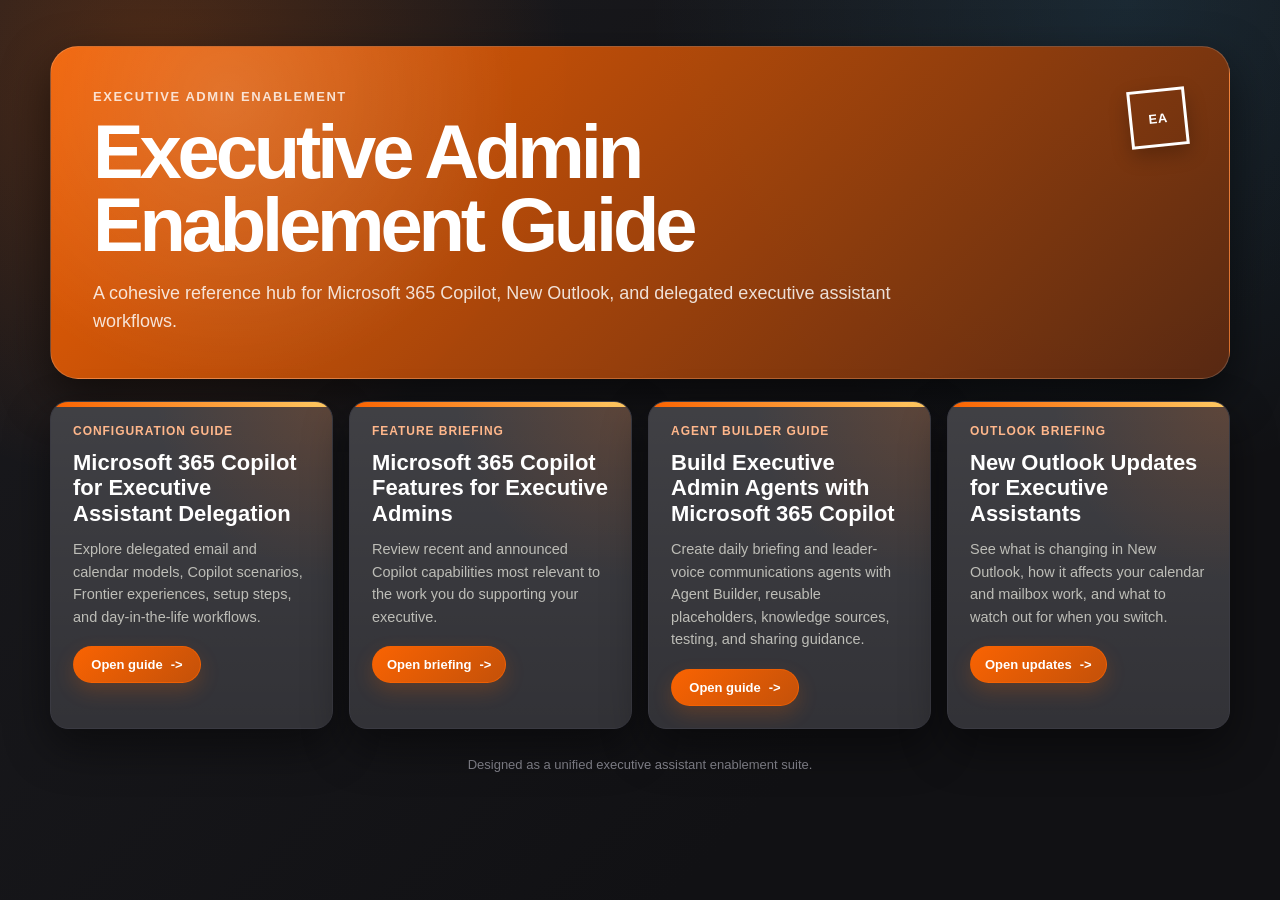
<file: index.html>
<!doctype html>
<html lang="en">
<head>
  <meta charset="utf-8">
  <meta name="viewport" content="width=device-width, initial-scale=1">
  <title>Executive Admin Enablement Guide</title>
  <link rel="stylesheet" href="shared-brand.css">
  <style>
    * { box-sizing: border-box; }
    body {
      margin: 0;
      min-height: 100vh;
      color: var(--text, #F5F5F2);
      background:
        radial-gradient(circle at 12% 8%, rgba(249, 99, 2, 0.24), transparent 26rem),
        radial-gradient(circle at 88% 0%, rgba(76, 194, 255, 0.12), transparent 30rem),
        linear-gradient(135deg, var(--bg, #1B1B1F), #111114 72%);
      font-family: "Segoe UI", -apple-system, BlinkMacSystemFont, Roboto, Arial, sans-serif;
    }
    .splash {
      width: min(1180px, calc(100vw - 36px));
      margin: 0 auto;
      padding: 46px 0 56px;
    }
    .hero {
      display: grid;
      grid-template-columns: 1fr auto;
      gap: 28px;
      align-items: start;
      padding: 42px;
      border: 1px solid rgba(255, 255, 255, 0.16);
      border-radius: 28px;
      background:
        radial-gradient(circle at 15% 15%, rgba(255, 255, 255, 0.16), transparent 18rem),
        linear-gradient(135deg, rgba(249, 99, 2, 0.96), rgba(91, 42, 18, 0.96));
      box-shadow: var(--shadow-lg, 0 18px 46px rgba(0, 0, 0, 0.55));
    }
    .kicker {
      margin: 0 0 12px;
      font-size: 13px;
      color: rgba(255, 255, 255, 0.8);
      text-transform: uppercase;
      letter-spacing: 0.12em;
      font-weight: 800;
    }
    h1 {
      margin: 0;
      max-width: 900px;
      font-size: clamp(38px, 7vw, 76px);
      line-height: 0.96;
      letter-spacing: -0.055em;
      color: #fff;
    }
    .lead {
      max-width: 820px;
      margin: 18px 0 0;
      font-size: 18px;
      line-height: 1.55;
      color: rgba(255, 255, 255, 0.86);
    }
    .suite-mark {
      width: 58px;
      height: 58px;
      border: 3px solid #fff;
      display: grid;
      place-items: center;
      font-weight: 900;
      font-size: 13px;
      line-height: 1;
      letter-spacing: 0.5px;
      transform: rotate(-6deg);
      box-shadow: 0 8px 20px rgba(0, 0, 0, 0.24);
      color: #fff;
    }
    .cards {
      display: grid;
      grid-template-columns: repeat(auto-fit, minmax(260px, 1fr));
      gap: 16px;
      margin-top: 22px;
    }
    .guide-card {
      display: flex;
      flex-direction: column;
      gap: 12px;
      min-height: 0;
      padding: 22px;
      border: 1px solid var(--border, #3A3A42);
      border-radius: 18px;
      background:
        radial-gradient(circle at 100% 0%, rgba(249, 99, 2, 0.16), transparent 11rem),
        linear-gradient(180deg, rgba(255, 255, 255, 0.12), rgba(255, 255, 255, 0.055)),
        #26262B;
      box-shadow: var(--shadow, 0 18px 46px rgba(0, 0, 0, 0.46));
      color: var(--text, #F5F5F2);
      text-decoration: none;
      position: relative;
      overflow: hidden;
    }
    .guide-card::before {
      content: "";
      position: absolute;
      inset: 0 0 auto;
      height: 5px;
      background: linear-gradient(90deg, var(--orange, #F96302), var(--amber, #FFCA63));
    }
    .guide-card:hover {
      border-color: rgba(249, 99, 2, 0.66);
      transform: translateY(-2px);
      text-decoration: none;
    }
    .guide-card span {
      color: #FFB78B;
      font-size: 12px;
      font-weight: 900;
      letter-spacing: 0.08em;
      text-transform: uppercase;
    }
    .guide-card h2 {
      margin: 0;
      font-size: 22px;
      line-height: 1.16;
      color: #fff;
    }
    .guide-card p {
      margin: 0;
      color: var(--text-muted, #BDBDB7);
      line-height: 1.55;
      font-size: 14.5px;
    }
    .button {
      margin-top: 6px;
      display: inline-flex;
      width: fit-content;
      align-items: center;
      gap: 8px;
      padding: 10px 14px;
      border: 1px solid rgba(249, 99, 2, 0.72);
      border-radius: 999px;
      color: #fff;
      background: linear-gradient(135deg, #F96302, #C45109);
      font-weight: 800;
      font-size: 13px;
      min-width: 128px;
      justify-content: center;
      box-shadow: 0 8px 20px rgba(249, 99, 2, 0.2);
    }
    .button span {
      color: inherit;
      font-size: inherit;
      letter-spacing: 0;
    }
    footer {
      margin-top: 28px;
      color: var(--text-faint, #85858E);
      font-size: 13px;
      text-align: center;
    }
    @media (max-width: 900px) {
      .hero,
      .cards {
        grid-template-columns: 1fr;
      }
      .hero { padding: 30px; }
    }
  </style>
</head>
<body>
  <main class="splash">
    <section class="hero" aria-labelledby="page-title">
      <div>
        <p class="kicker">Executive admin enablement</p>
        <h1 id="page-title">Executive Admin Enablement Guide</h1>
        <p class="lead">A cohesive reference hub for Microsoft 365 Copilot, New Outlook, and delegated executive assistant workflows.</p>
      </div>
      <div class="suite-mark">EA</div>
    </section>

    <section class="cards" aria-label="Guide pages">
      <a class="guide-card" href="exec-ea-delegation-config-guide2.html">
        <span>Configuration guide</span>
        <h2>Microsoft 365 Copilot for Executive Assistant Delegation</h2>
        <p>Explore delegated email and calendar models, Copilot scenarios, Frontier experiences, setup steps, and day-in-the-life workflows.</p>
        <div class="button">Open guide <span aria-hidden="true">-></span></div>
      </a>

      <a class="guide-card" href="m365-copilot-exec-admin-features.html">
        <span>Feature briefing</span>
        <h2>Microsoft 365 Copilot Features for Executive Admins</h2>
        <p>Review recent and announced Copilot capabilities most relevant to the work you do supporting your executive.</p>
        <div class="button">Open briefing <span aria-hidden="true">-></span></div>
      </a>

      <a class="guide-card" href="m365-copilot-agent-builder-ea-agents.html">
        <span>Agent Builder guide</span>
        <h2>Build Executive Admin Agents with Microsoft 365 Copilot</h2>
        <p>Create daily briefing and leader-voice communications agents with Agent Builder, reusable placeholders, knowledge sources, testing, and sharing guidance.</p>
        <div class="button">Open guide <span aria-hidden="true">-></span></div>
      </a>

      <a class="guide-card" href="new-outlook-ea-updates.html">
        <span>Outlook briefing</span>
        <h2>New Outlook Updates for Executive Assistants</h2>
        <p>See what is changing in New Outlook, how it affects your calendar and mailbox work, and what to watch out for when you switch.</p>
        <div class="button">Open updates <span aria-hidden="true">-></span></div>
      </a>
    </section>

    <footer>Designed as a unified executive assistant enablement suite.</footer>
  </main>
</body>
</html>
</file>
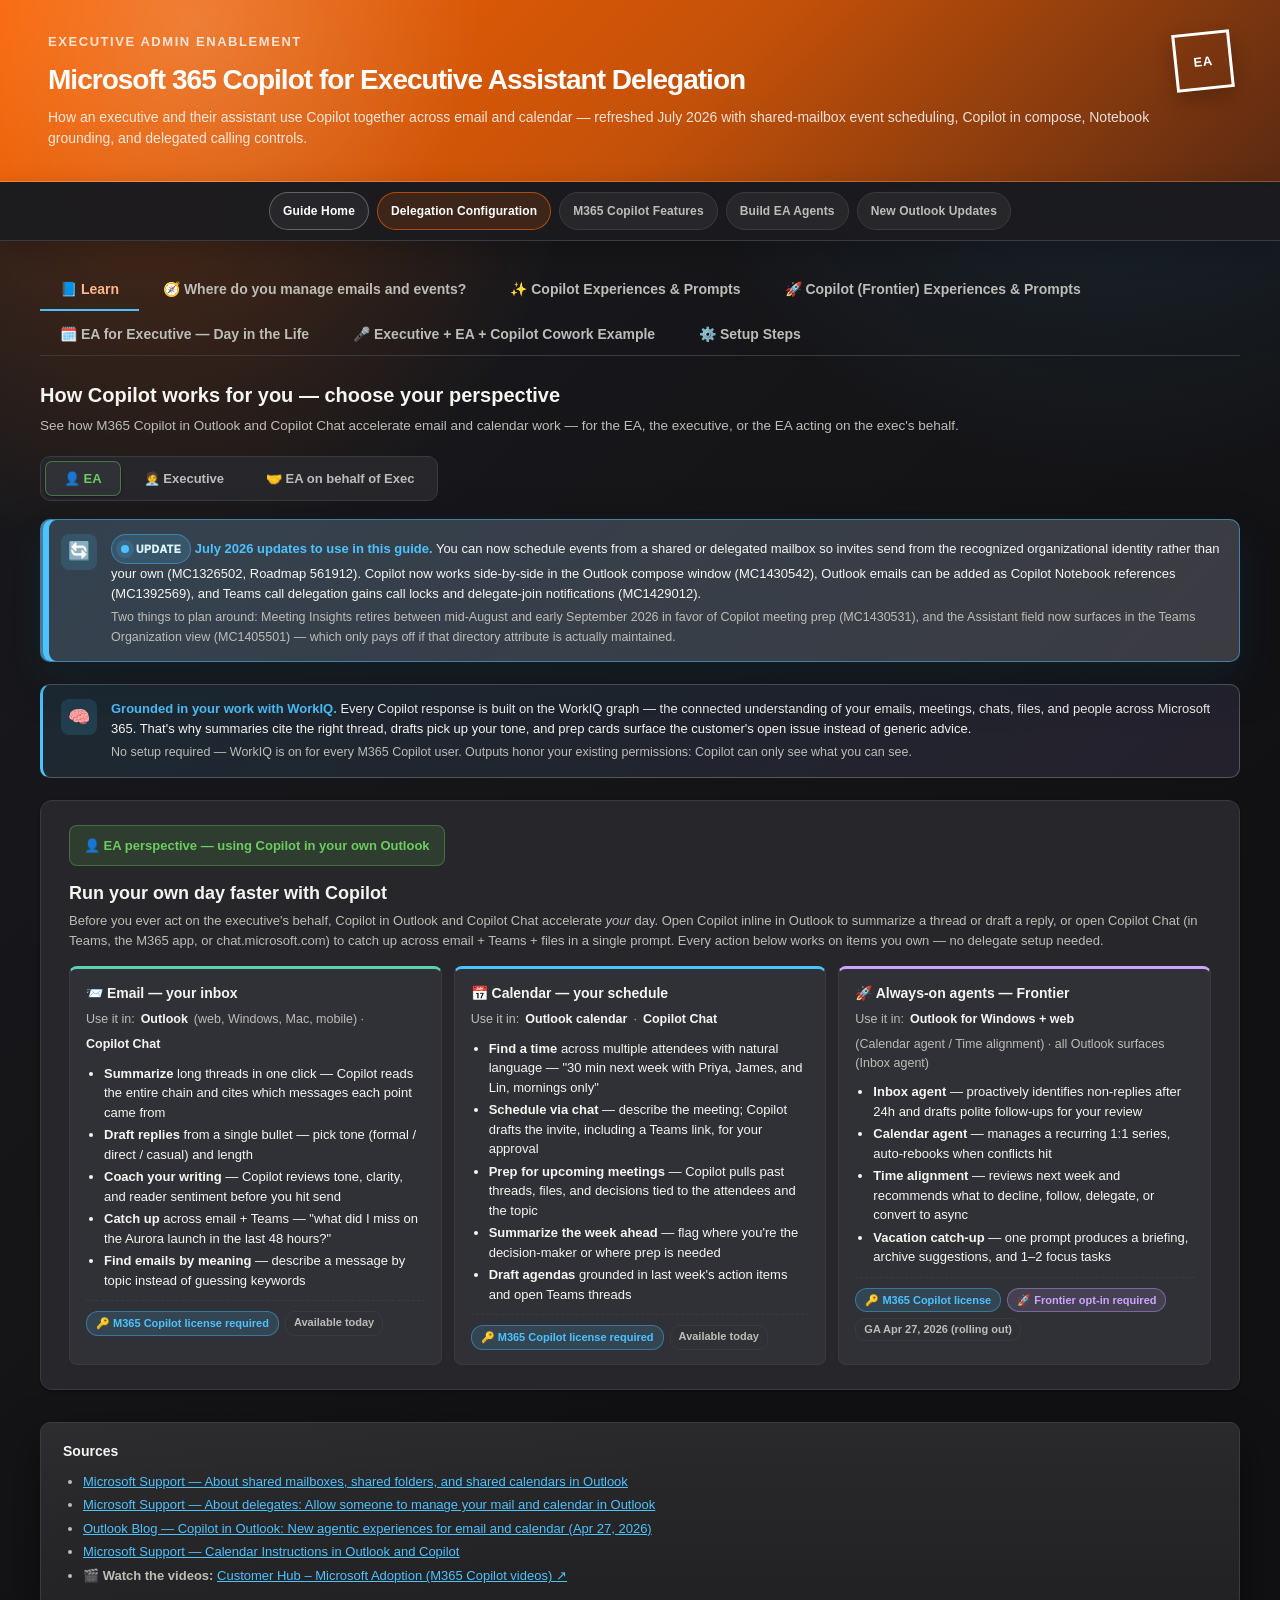
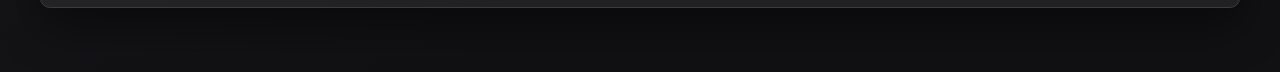
<file: exec-ea-delegation-config-guide2.html>
<!DOCTYPE html>
<html lang="en">
<head>
<meta charset="UTF-8" />
<meta name="viewport" content="width=device-width, initial-scale=1.0" />
<title>Microsoft 365 Copilot for Executive Assistant Delegation</title>
<style>
  :root {
    --bg: #1B1B1F;
    --bg-elev: #26262B;
    --bg-elev-2: #2F2F36;
    --border: #3A3A42;
    --border-strong: #4A4A55;
    --text: #F1F1F3;
    --text-muted: #A8A8B3;
    --text-faint: #7A7A85;
    --blue: #4CC2FF;
    --blue-dark: #2196E0;
    --blue-soft: rgba(76, 194, 255, 0.12);
    --purple: #C9A6FF;
    --purple-soft: rgba(201, 166, 255, 0.14);
    --green: #6CCB5F;
    --green-soft: rgba(108, 203, 95, 0.15);
    --amber: #FFCA63;
    --amber-soft: rgba(255, 202, 99, 0.15);
    --red: #FF7A7A;
    --red-soft: rgba(255, 122, 122, 0.15);
    --shadow-sm: 0 1px 3px rgba(0,0,0,0.4);
    --shadow-md: 0 4px 14px rgba(0,0,0,0.5);
    --shadow-lg: 0 12px 32px rgba(0,0,0,0.6);
    --surf-chat: #4CC2FF;
    --surf-chat-soft: rgba(76, 194, 255, 0.18);
    --surf-outlook: #5BD0B4;
    --surf-outlook-soft: rgba(91, 208, 180, 0.18);
    --surf-cowork: #FF8FD1;
    --surf-cowork-soft: rgba(255, 143, 209, 0.18);
  }
  * { box-sizing: border-box; }
  html, body { background: var(--bg); }
  body {
    margin: 0;
    font-family: 'Segoe UI', -apple-system, BlinkMacSystemFont, Roboto, sans-serif;
    color: var(--text);
    line-height: 1.5;
    min-height: 100vh;
  }
  a { color: var(--blue); }
  header {
    background:
      radial-gradient(circle at 15% 12%, rgba(255,255,255,0.2), transparent 18rem),
      linear-gradient(135deg, #F96302 0%, #C45109 54%, #5B2A12 100%);
    padding: 32px 48px;
    box-shadow: var(--shadow-md);
    border-bottom: 1px solid rgba(255,255,255,0.18);
  }
  header h1 { margin: 0 0 6px 0; font-size: 28px; font-weight: 600; color: #FFF; }
  header p { margin: 0; color: rgba(255,255,255,0.78); font-size: 14px; }
  .container { max-width: 1320px; margin: 0 auto; padding: 28px 40px 64px; }

  /* Tabs */
  .tabs {
    display: flex;
    gap: 4px;
    margin-bottom: 24px;
    border-bottom: 1px solid var(--border);
    flex-wrap: wrap;
  }
  .tab-btn {
    background: transparent;
    color: var(--text-muted);
    border: none;
    padding: 12px 20px;
    font-size: 14px;
    font-weight: 600;
    cursor: pointer;
    border-bottom: 2px solid transparent;
    transition: all 0.15s;
    margin-bottom: -1px;
  }
  .tab-btn:hover { color: var(--text); }
  .tab-btn.active { color: var(--blue); border-bottom-color: var(--blue); }
  .tab-panel { display: none; }
  .tab-panel.active { display: block; }

  .section-title { font-size: 20px; font-weight: 600; margin: 0 0 6px 0; }
  .section-subtitle { color: var(--text-muted); font-size: 13.5px; margin: 0 0 20px 0; }

  /* Surface pills */
  .surf-pill {
    display: inline-flex;
    align-items: center;
    gap: 4px;
    padding: 2px 8px;
    border-radius: 10px;
    font-size: 10.5px;
    font-weight: 700;
    text-transform: uppercase;
    letter-spacing: 0.4px;
    white-space: nowrap;
  }
  .surf-pill.chat { background: var(--surf-chat-soft); color: var(--surf-chat); border: 1px solid rgba(76,194,255,0.4); }
  .surf-pill.outlook { background: var(--surf-outlook-soft); color: var(--surf-outlook); border: 1px solid rgba(91,208,180,0.4); }
  .surf-pill.cowork { background: var(--surf-cowork-soft); color: var(--surf-cowork); border: 1px solid rgba(255,143,209,0.4); }
  .surf-pill.dot::before {
    content: '';
    width: 6px;
    height: 6px;
    border-radius: 50%;
    background: currentColor;
    display: inline-block;
  }
  .badge {
    display: inline-block;
    padding: 2px 8px;
    border-radius: 10px;
    font-size: 11px;
    font-weight: 600;
    background: var(--bg-elev-2);
    color: var(--text-muted);
    border: 1px solid var(--border);
  }
  .badge.frontier { background: var(--purple-soft); color: var(--purple); border-color: rgba(201,166,255,0.35); }
  .badge.exec { background: var(--blue-soft); color: var(--blue); border-color: rgba(76,194,255,0.35); }
  .badge.ea { background: var(--green-soft); color: var(--green); border-color: rgba(108,203,95,0.35); }
  .badge.admin { background: var(--amber-soft); color: var(--amber); border-color: rgba(255,202,99,0.35); }

  /* Two-column experiences layout */
  .exp-columns {
    display: grid;
    grid-template-columns: 1fr 1fr;
    gap: 22px;
  }
  .exp-columns.cols-3 { grid-template-columns: 1fr 1fr 1fr; gap: 18px; }
  @media (max-width: 1180px) {
    .exp-columns.cols-3 { grid-template-columns: 1fr 1fr; }
  }
  @media (max-width: 980px) {
    .exp-columns { grid-template-columns: 1fr; }
    .exp-columns.cols-3 { grid-template-columns: 1fr; }
  }
  .exp-col-header {
    display: flex;
    align-items: center;
    gap: 10px;
    padding: 14px 18px;
    border-radius: 10px 10px 0 0;
    font-size: 15px;
    font-weight: 700;
    border: 1px solid var(--border);
    border-bottom: none;
  }
  .exp-col-header.email {
    background: linear-gradient(135deg, rgba(91,208,180,0.18), rgba(91,208,180,0.06));
    color: var(--surf-outlook);
  }
  .exp-col-header.calendar {
    background: linear-gradient(135deg, rgba(76,194,255,0.18), rgba(76,194,255,0.06));
    color: var(--blue);
  }
  .exp-col-header.instructions {
    background: linear-gradient(135deg, rgba(201,166,255,0.18), rgba(201,166,255,0.06));
    color: var(--purple);
  }

  /* Calendar instruction cards (Frontier tab, third column) */
  .instr-group { margin-bottom: 16px; }
  .instr-group h4 {
    margin: 0 0 6px 0;
    font-size: 12.5px;
    font-weight: 700;
    color: var(--purple);
    text-transform: uppercase;
    letter-spacing: 0.4px;
  }
  .instr-card {
    background: var(--bg-elev-2);
    border: 1px solid var(--border);
    border-left: 3px solid var(--purple);
    border-radius: 8px;
    padding: 10px 12px 12px 12px;
    margin-bottom: 10px;
  }
  .instr-card .instr-why {
    font-size: 11.5px;
    color: var(--text-muted);
    margin: 0 0 6px 0;
    line-height: 1.4;
  }
  .instr-card .prompt-box {
    margin-top: 0;
  }
  .instr-card .prompt-box pre {
    font-size: 12px;
    font-weight: 600;
  }
  .instr-card.gold {
    border-left-color: var(--amber);
    background: rgba(255,202,99,0.06);
  }
  /* Section tab buttons (3rd Frontier column) */
  .section-tabs {
    display: flex;
    flex-wrap: wrap;
    gap: 4px;
    margin: 16px 0 12px 0;
    padding: 4px;
    background: var(--bg-elev-2);
    border: 1px solid var(--border);
    border-radius: 8px;
  }
  .section-tab-btn {
    flex: 1 1 auto;
    background: transparent;
    color: var(--text-muted);
    border: 1px solid transparent;
    padding: 7px 10px;
    border-radius: 6px;
    font-size: 11.5px;
    font-weight: 600;
    cursor: pointer;
    font-family: inherit;
    transition: all 0.15s;
    line-height: 1.25;
    text-align: center;
    white-space: nowrap;
  }
  .section-tab-btn:hover { color: var(--text); }
  .section-tab-btn.active {
    background: var(--purple-soft);
    color: var(--purple);
    border-color: rgba(201,166,255,0.45);
    box-shadow: var(--shadow-sm);
  }
  .section-content { display: none; }
  .section-content.active { display: block; }

  /* All-Hands tab — path selector */
  .path-selector {
    display: inline-flex;
    background: var(--bg-elev);
    border: 1px solid var(--border);
    border-radius: 10px;
    padding: 4px;
    gap: 4px;
    margin-bottom: 18px;
  }
  .path-btn {
    background: transparent;
    color: var(--text-muted);
    border: 1px solid transparent;
    padding: 10px 18px;
    border-radius: 7px;
    font-size: 13px;
    font-weight: 600;
    cursor: pointer;
    transition: all 0.15s;
    display: inline-flex;
    align-items: center;
    gap: 8px;
  }
  .path-btn:hover { color: var(--text); }
  .path-btn.active.standard {
    background: var(--blue-soft);
    color: var(--blue);
    border-color: rgba(76,194,255,0.45);
  }
  .path-btn.active.upscaled {
    background: linear-gradient(135deg, rgba(201,166,255,0.18), rgba(255,143,209,0.18));
    color: var(--purple);
    border-color: rgba(201,166,255,0.45);
  }
  .path-panel { display: none; }
  .path-panel.active { display: block; }
  .path-banner {
    padding: 14px 18px;
    border-radius: 10px;
    margin-bottom: 18px;
    font-size: 13.5px;
    line-height: 1.55;
    border: 1px solid var(--border-strong);
  }
  .path-banner.standard {
    background: var(--blue-soft);
    border-color: rgba(76,194,255,0.35);
    color: var(--text);
  }
  .path-banner.upscaled {
    background: linear-gradient(135deg, rgba(201,166,255,0.12), rgba(255,143,209,0.10));
    border-color: rgba(201,166,255,0.45);
  }
  .path-banner strong.std { color: var(--blue); }
  .path-banner strong.ups { color: var(--purple); }
  .path-banner .stat-row {
    display: flex;
    flex-wrap: wrap;
    gap: 18px;
    margin-top: 10px;
  }
  .path-banner .stat {
    display: inline-flex;
    flex-direction: column;
    gap: 2px;
  }
  .path-banner .stat .num {
    font-size: 22px;
    font-weight: 700;
    color: var(--text);
    line-height: 1;
  }
  .path-banner.upscaled .stat .num { color: var(--purple); }
  .path-banner.standard .stat .num { color: var(--blue); }
  .path-banner .stat .lbl {
    font-size: 11px;
    color: var(--text-muted);
    text-transform: uppercase;
    letter-spacing: 0.4px;
    font-weight: 600;
  }

  .ah-grid {
    display: grid;
    grid-template-columns: repeat(auto-fit, minmax(320px, 1fr));
    gap: 16px;
  }
  .ah-card {
    background: var(--bg-elev);
    border: 1px solid var(--border);
    border-radius: 12px;
    padding: 18px 20px;
    display: flex;
    flex-direction: column;
    gap: 8px;
    box-shadow: var(--shadow-sm);
    transition: all 0.18s;
  }
  .ah-card.standard { border-top: 3px solid var(--blue); }
  .ah-card.upscaled { border-top: 3px solid var(--purple); }
  .ah-card:hover { box-shadow: var(--shadow-md); transform: translateY(-2px); }
  .ah-step-row {
    display: flex;
    align-items: center;
    gap: 10px;
  }
  .ah-num {
    width: 28px;
    height: 28px;
    border-radius: 50%;
    display: flex;
    align-items: center;
    justify-content: center;
    font-weight: 700;
    font-size: 13px;
    flex-shrink: 0;
  }
  .ah-card.standard .ah-num { background: var(--blue); color: #0E1A24; }
  .ah-card.upscaled .ah-num { background: var(--purple); color: #1F1330; }
  .ah-card h3 {
    margin: 0;
    font-size: 14.5px;
    font-weight: 700;
    color: var(--text);
    flex: 1;
  }
  .ah-when {
    font-size: 11px;
    text-transform: uppercase;
    letter-spacing: 0.4px;
    color: var(--text-faint);
    font-weight: 700;
  }
  .ah-card.upscaled .ah-when { color: var(--purple); }
  .ah-card.standard .ah-when { color: var(--blue); }
  .ah-tools {
    display: flex;
    flex-wrap: wrap;
    gap: 5px;
  }
  .tool-pill {
    display: inline-flex;
    align-items: center;
    gap: 4px;
    padding: 3px 9px;
    border-radius: 10px;
    font-size: 11px;
    font-weight: 600;
    background: var(--bg-elev-2);
    color: var(--text-muted);
    border: 1px solid var(--border);
  }
  .tool-pill.skill { background: var(--purple-soft); color: var(--purple); border-color: rgba(201,166,255,0.4); }
  .tool-pill.sched { background: var(--amber-soft); color: var(--amber); border-color: rgba(255,202,99,0.4); }
  .tool-pill.app { background: var(--blue-soft); color: var(--blue); border-color: rgba(76,194,255,0.4); }
  .ah-desc {
    font-size: 13px;
    color: var(--text);
    line-height: 1.5;
    margin: 0;
  }
  .ah-output {
    background: var(--bg-elev-2);
    border: 1px dashed var(--border);
    border-radius: 6px;
    padding: 8px 10px;
    font-size: 12px;
    color: var(--text-muted);
    margin-top: auto;
  }
  .ah-output strong { color: var(--text); }
  .ah-card.upscaled .ah-output { border-color: rgba(201,166,255,0.35); background: rgba(201,166,255,0.05); }

  .upscale-hero {
    background: linear-gradient(135deg, rgba(76,194,255,0.10), rgba(201,166,255,0.12), rgba(255,143,209,0.10));
    border: 1px solid var(--border-strong);
    border-radius: 14px;
    padding: 22px 26px;
    margin-bottom: 20px;
    display: flex;
    flex-wrap: wrap;
    align-items: center;
    justify-content: space-between;
    gap: 18px;
  }
  .upscale-hero .hero-text { flex: 1 1 380px; }
  .upscale-hero h3 {
    margin: 0 0 6px 0;
    font-size: 17px;
    color: var(--text);
  }
  .upscale-hero p {
    margin: 0;
    font-size: 13px;
    color: var(--text-muted);
    line-height: 1.55;
  }
  .upscale-btn {
    background: linear-gradient(135deg, var(--purple) 0%, #FF8FD1 100%);
    color: #1F1330;
    border: none;
    padding: 14px 22px;
    border-radius: 10px;
    font-size: 14px;
    font-weight: 700;
    cursor: pointer;
    box-shadow: var(--shadow-md);
    transition: all 0.18s;
    display: inline-flex;
    align-items: center;
    gap: 8px;
    flex-shrink: 0;
  }
  .upscale-btn:hover {
    transform: translateY(-2px);
    box-shadow: var(--shadow-lg);
  }
  .upscale-btn .arr {
    font-size: 18px;
    transition: transform 0.18s;
  }
  .upscale-btn:hover .arr { transform: translateX(4px); }
  .instr-banner {
    background: var(--amber-soft);
    color: var(--amber);
    border: 1px solid rgba(255,202,99,0.4);
    border-radius: 8px;
    padding: 10px 12px;
    margin-bottom: 14px;
    font-size: 11.5px;
    line-height: 1.45;
  }
  .instr-banner strong { color: var(--amber); }
  .instr-banner .sub { color: var(--text); display: block; margin-top: 4px; }
  .instr-gold-banner {
    background: linear-gradient(135deg, rgba(255,202,99,0.18), rgba(255,202,99,0.05));
    border: 1px solid rgba(255,202,99,0.4);
    border-radius: 8px;
    padding: 10px 12px;
    margin-bottom: 8px;
    font-size: 12px;
    color: var(--text);
  }
  .instr-gold-banner strong { color: var(--amber); }
  .exp-col-body {
    background: var(--bg-elev);
    border: 1px solid var(--border);
    border-top: none;
    border-radius: 0 0 10px 10px;
    padding: 18px;
  }

  /* Prompt card */
  .prompt-card {
    background: var(--bg-elev-2);
    border: 1px solid var(--border);
    border-left: 3px solid var(--blue);
    border-radius: 8px;
    padding: 14px 16px;
    margin-bottom: 14px;
  }
  .prompt-card.frontier { border-left-color: var(--purple); }
  .prompt-card.personal { border-left-color: var(--green); }
  .prompt-card.delegate { border-left-color: var(--amber); }
  .prompt-card h3 {
    margin: 0 0 8px 0;
    font-size: 14px;
    font-weight: 700;
    color: var(--text);
  }
  .prompt-card .action-label {
    font-size: 11px;
    text-transform: uppercase;
    letter-spacing: 0.5px;
    color: var(--text-faint);
    font-weight: 700;
    margin: 4px 0 4px 0;
  }
  .prompt-card .action-list {
    margin: 0 0 10px 0;
    padding-left: 20px;
    font-size: 13px;
    color: var(--text);
  }
  .prompt-card .action-list li { margin-bottom: 3px; }
  .prompt-box {
    position: relative;
    background: rgba(0,0,0,0.32);
    border: 1px solid var(--border);
    border-radius: 6px;
    padding: 10px 50px 10px 12px;
    margin-top: 6px;
  }
  .prompt-box pre {
    margin: 0;
    font-family: 'Cascadia Mono', 'Consolas', 'SF Mono', monospace;
    font-size: 12.5px;
    color: #D4E5F5;
    white-space: pre-wrap;
    line-height: 1.5;
  }
  .copy-btn {
    position: absolute;
    top: 8px;
    right: 8px;
    background: var(--blue);
    color: #0E1A24;
    border: none;
    padding: 5px 12px;
    border-radius: 4px;
    font-size: 11px;
    font-weight: 700;
    cursor: pointer;
    transition: all 0.15s;
  }
  .copy-btn:hover { background: var(--blue-dark); color: white; }
  .copy-btn.copied { background: var(--green); color: #0E1F09; }

  /* Tab availability banner */
  .availability-banner {
    background: var(--purple-soft);
    color: var(--purple);
    border: 1px solid rgba(201,166,255,0.35);
    padding: 10px 16px;
    border-radius: 8px;
    font-size: 13px;
    margin-bottom: 18px;
    display: flex;
    align-items: center;
    gap: 10px;
  }
  .availability-banner.green {
    background: var(--green-soft);
    color: var(--green);
    border-color: rgba(108,203,95,0.35);
  }

  /* Learn tab cards */
  .learn-section {
    background: var(--bg-elev);
    border: 1px solid var(--border);
    border-radius: 12px;
    padding: 24px 28px;
    margin-bottom: 18px;
    box-shadow: var(--shadow-sm);
  }
  .learn-section h2 {
    margin: 0 0 4px 0;
    font-size: 18px;
    display: flex;
    align-items: center;
    gap: 10px;
  }
  .learn-section .lede { color: var(--text-muted); font-size: 13px; margin: 0 0 16px 0; }
  .learn-grid {
    display: grid;
    grid-template-columns: repeat(auto-fit, minmax(280px, 1fr));
    gap: 12px;
  }
  .learn-card {
    background: var(--bg-elev-2);
    border: 1px solid var(--border);
    border-radius: 8px;
    padding: 14px 16px;
  }
  .learn-card.email { border-top: 3px solid var(--surf-outlook); }
  .learn-card.calendar { border-top: 3px solid var(--blue); }
  .learn-card.frontier { border-top: 3px solid var(--purple); }
  .learn-card h3 {
    margin: 0 0 6px 0;
    font-size: 14px;
    color: var(--text);
  }
  .learn-card p, .learn-card ul {
    margin: 0 0 8px 0;
    font-size: 13px;
    color: var(--text);
  }
  .learn-card ul { padding-left: 18px; }
  .learn-card li { margin-bottom: 3px; }
  .learn-card .meta {
    margin-top: 8px;
    display: flex;
    flex-wrap: wrap;
    gap: 6px;
  }
  .perspective-banner {
    padding: 10px 14px;
    border-radius: 8px;
    margin-bottom: 14px;
    font-size: 13px;
    font-weight: 600;
    display: inline-flex;
    align-items: center;
    gap: 8px;
  }
  .perspective-banner.ea {
    background: var(--green-soft);
    color: var(--green);
    border: 1px solid rgba(108,203,95,0.35);
  }
  .perspective-banner.exec {
    background: var(--blue-soft);
    color: var(--blue);
    border: 1px solid rgba(76,194,255,0.35);
  }
  .perspective-banner.overlap {
    background: linear-gradient(90deg, rgba(108,203,95,0.15), rgba(76,194,255,0.15));
    color: var(--text);
    border: 1px solid var(--border-strong);
  }

  /* Perspective selector (segmented control) */
  .persp-selector {
    display: inline-flex;
    background: var(--bg-elev);
    border: 1px solid var(--border);
    border-radius: 10px;
    padding: 4px;
    gap: 4px;
    margin-bottom: 18px;
    flex-wrap: wrap;
  }
  .persp-btn {
    background: transparent;
    color: var(--text-muted);
    border: none;
    padding: 9px 18px;
    border-radius: 7px;
    font-size: 13px;
    font-weight: 600;
    cursor: pointer;
    transition: all 0.15s;
    display: inline-flex;
    align-items: center;
    gap: 6px;
    border: 1px solid transparent;
  }
  .persp-btn:hover { color: var(--text); }
  .persp-btn.active {
    background: var(--bg-elev-2);
    color: var(--text);
    box-shadow: var(--shadow-sm);
  }
  .persp-btn.active.ea { color: var(--green); border-color: rgba(108,203,95,0.45); }
  .persp-btn.active.exec { color: var(--blue); border-color: rgba(76,194,255,0.45); }
  .persp-btn.active.delegate { color: var(--amber); border-color: rgba(255,202,99,0.45); }
  .persp-panel { display: none; }
  .persp-panel.active { display: block; }

  /* WorkIQ callout */
  .workiq-callout {
    background: linear-gradient(135deg, rgba(76,194,255,0.10), rgba(201,166,255,0.10));
    border: 1px solid var(--border-strong);
    border-left: 3px solid var(--blue);
    border-radius: 10px;
    padding: 14px 18px;
    margin-bottom: 22px;
    display: flex;
    gap: 14px;
    align-items: flex-start;
  }
  .workiq-icon {
    flex-shrink: 0;
    width: 36px;
    height: 36px;
    border-radius: 8px;
    background: var(--blue-soft);
    color: var(--blue);
    display: flex;
    align-items: center;
    justify-content: center;
    font-size: 18px;
    font-weight: 700;
  }
  .workiq-text { font-size: 13px; color: var(--text); line-height: 1.55; }
  .workiq-text strong { color: var(--blue); }
  .workiq-text .sub { color: var(--text-muted); margin-top: 4px; display: block; font-size: 12.5px; }

  /* License / Frontier requirement chips inside learn cards */
  .req-row {
    display: flex;
    flex-wrap: wrap;
    gap: 6px;
    margin-top: 10px;
    padding-top: 10px;
    border-top: 1px dashed var(--border);
  }
  .req-chip {
    display: inline-flex;
    align-items: center;
    gap: 5px;
    padding: 3px 9px;
    border-radius: 12px;
    font-size: 11px;
    font-weight: 600;
  }
  .req-chip.license {
    background: var(--blue-soft);
    color: var(--blue);
    border: 1px solid rgba(76,194,255,0.4);
  }
  .req-chip.frontier {
    background: var(--purple-soft);
    color: var(--purple);
    border: 1px solid rgba(201,166,255,0.4);
  }
  .req-chip.delegate-needed {
    background: var(--amber-soft);
    color: var(--amber);
    border: 1px solid rgba(255,202,99,0.4);
  }
  .req-chip.no-license {
    background: var(--bg-elev-2);
    color: var(--text-muted);
    border: 1px solid var(--border);
  }
  .surface-line {
    font-size: 12.5px;
    color: var(--text-muted);
    margin: 0 0 10px 0;
    display: flex;
    align-items: center;
    gap: 6px;
    flex-wrap: wrap;
  }
  .surface-line strong { color: var(--text); font-weight: 600; }

  /* Day-in-the-life flowchart */
  .flow-legend {
    display: flex;
    gap: 14px;
    margin: 4px 0 10px 0;
    flex-wrap: wrap;
    font-size: 11.5px;
    color: var(--text-muted);
  }
  .flow-legend-item { display: inline-flex; align-items: center; gap: 6px; }
  .flow-legend-dot {
    width: 11px;
    height: 11px;
    border-radius: 50%;
    border: 2px solid;
    background: var(--bg-elev-2);
    flex-shrink: 0;
  }
  .flow-legend-item strong { color: var(--text); font-weight: 700; }

  .flowchart-wrap {
    position: relative;
    width: 100%;
    height: calc(100vh - 320px);
    min-height: 440px;
    max-height: 620px;
    background: linear-gradient(180deg, rgba(76,194,255,0.04), rgba(201,166,255,0.04));
    border-radius: 14px;
    border: 1px solid var(--border);
    overflow: hidden;
    box-shadow: var(--shadow-sm) inset;
  }
  .flow-svg {
    position: absolute;
    inset: 0;
    width: 100%;
    height: 100%;
    pointer-events: none;
  }
  .flow-node {
    position: absolute;
    transform: translate(-50%, -50%);
    width: 128px;
    background: var(--bg-elev-2);
    border: 2px solid var(--border-strong);
    border-radius: 12px;
    padding: 6px 10px 7px;
    cursor: pointer;
    text-align: center;
    font-family: inherit;
    color: var(--text);
    transition: transform 0.18s, box-shadow 0.18s, border-color 0.18s;
    box-shadow: var(--shadow-sm);
  }
  .flow-node:hover {
    transform: translate(-50%, -50%) scale(1.07);
    box-shadow: var(--shadow-md);
    z-index: 5;
  }
  .flow-node .fn-time {
    font-size: 11.5px;
    font-weight: 800;
    letter-spacing: 0.2px;
  }
  .flow-node .fn-icon {
    font-size: 16px;
    margin: 1px 0 0 0;
    line-height: 1;
  }
  .flow-node .fn-label {
    font-size: 10.5px;
    color: var(--text);
    margin-top: 2px;
    line-height: 1.2;
    font-weight: 600;
  }
  .flow-node .fn-tag {
    display: inline-block;
    margin-top: 3px;
    padding: 1px 6px;
    border-radius: 8px;
    font-size: 8.5px;
    font-weight: 700;
    text-transform: uppercase;
    letter-spacing: 0.4px;
  }
  .flow-node.live { border-color: rgba(76,194,255,0.55); }
  .flow-node.live .fn-time { color: var(--blue); }
  .flow-node.live .fn-tag { background: var(--blue-soft); color: var(--blue); }
  .flow-node.live:hover { border-color: var(--blue); }

  .flow-node.scheduled { border-color: rgba(255,202,99,0.55); background: rgba(255,202,99,0.05); }
  .flow-node.scheduled .fn-time { color: var(--amber); }
  .flow-node.scheduled .fn-tag { background: var(--amber-soft); color: var(--amber); }
  .flow-node.scheduled:hover { border-color: var(--amber); }

  .flow-node.autonomous { border-color: rgba(108,203,95,0.55); background: rgba(108,203,95,0.05); }
  .flow-node.autonomous .fn-time { color: var(--green); }
  .flow-node.autonomous .fn-tag { background: var(--green-soft); color: var(--green); }
  .flow-node.autonomous:hover { border-color: var(--green); }

  .flow-node.eod { border-color: rgba(201,166,255,0.55); background: rgba(201,166,255,0.05); }
  .flow-node.eod .fn-time { color: var(--purple); }
  .flow-node.eod .fn-tag { background: var(--purple-soft); color: var(--purple); }
  .flow-node.eod:hover { border-color: var(--purple); }

  .flow-endcap {
    position: absolute;
    transform: translate(-50%, -50%);
    background: var(--bg-elev);
    border: 2px dashed var(--border-strong);
    border-radius: 999px;
    padding: 6px 12px;
    color: var(--text-muted);
    font-size: 11px;
    font-weight: 600;
    pointer-events: none;
    white-space: nowrap;
  }

  @media (max-width: 820px) {
    .flowchart-wrap { height: auto; min-height: 600px; max-height: none; padding-top: 180%; }
    .flow-node { width: 110px; }
    .flow-node .fn-label { font-size: 10px; }
  }

  /* Surfaces tab — 3-column overview */
  .surf-grid {
    display: grid;
    grid-template-columns: 1fr 1fr 1fr;
    gap: 22px;
    margin-bottom: 24px;
  }
  @media (max-width: 1080px) { .surf-grid { grid-template-columns: 1fr; } }
  .surf-card {
    background: var(--bg-elev);
    border: 1px solid var(--border);
    border-radius: 14px;
    overflow: hidden;
    box-shadow: var(--shadow-sm);
    display: flex;
    flex-direction: column;
  }
  .surf-card.outlook { border-top: 4px solid var(--surf-outlook); }
  .surf-card.chat { border-top: 4px solid var(--surf-chat); }
  .surf-card.cowork { border-top: 4px solid var(--surf-cowork); }
  .surf-header {
    padding: 16px 20px;
    border-bottom: 1px solid var(--border);
  }
  .surf-header h3 {
    margin: 0 0 4px 0;
    font-size: 16px;
    font-weight: 700;
    display: flex;
    align-items: center;
    gap: 8px;
  }
  .surf-card.outlook .surf-header h3 { color: var(--surf-outlook); }
  .surf-card.chat .surf-header h3 { color: var(--surf-chat); }
  .surf-card.cowork .surf-header h3 { color: var(--surf-cowork); }
  .surf-header .surf-tagline {
    margin: 0;
    font-size: 12.5px;
    color: var(--text-muted);
    line-height: 1.45;
  }
  .surf-prompts {
    padding: 14px 18px;
    background: var(--bg-elev-2);
    border-bottom: 1px solid var(--border);
  }
  .surf-prompts .prompts-label {
    font-size: 10.5px;
    text-transform: uppercase;
    letter-spacing: 0.5px;
    font-weight: 700;
    margin: 0 0 8px 0;
    color: var(--text-faint);
  }
  .surf-prompts ul { margin: 0; padding: 0; list-style: none; display: flex; flex-direction: column; gap: 6px; }
  .surf-prompts li {
    font-size: 12.5px;
    line-height: 1.4;
    padding: 8px 10px 8px 28px;
    background: var(--bg-elev);
    border: 1px solid var(--border);
    border-radius: 6px;
    color: var(--text);
    position: relative;
  }
  .surf-prompts li::before {
    content: '"';
    position: absolute;
    left: 10px;
    top: 6px;
    font-size: 18px;
    font-weight: 700;
    line-height: 1;
  }
  .surf-card.outlook .surf-prompts li::before { color: var(--surf-outlook); }
  .surf-card.chat .surf-prompts li::before { color: var(--surf-chat); }
  .surf-card.cowork .surf-prompts li::before { color: var(--surf-cowork); }
  .surf-mock {
    padding: 16px;
    background: linear-gradient(180deg, rgba(0,0,0,0.18), rgba(0,0,0,0.05));
    flex: 1;
  }
  .mock-window {
    background: #14141A;
    border: 1px solid var(--border-strong);
    border-radius: 8px;
    overflow: hidden;
    font-size: 11px;
    box-shadow: var(--shadow-sm);
  }
  .mock-titlebar {
    display: flex;
    align-items: center;
    gap: 6px;
    padding: 6px 10px;
    background: #1F1F25;
    border-bottom: 1px solid var(--border);
    font-size: 10.5px;
    color: var(--text-muted);
    font-weight: 600;
  }
  .mock-dot {
    width: 9px;
    height: 9px;
    border-radius: 50%;
    background: var(--border-strong);
  }
  .mock-dot.r { background: #FF6058; }
  .mock-dot.y { background: #FFBD2E; }
  .mock-dot.g { background: #28C940; }
  .mock-titlebar .mock-app { margin-left: 8px; font-weight: 700; }
  .mock-body { display: grid; }

  /* Outlook mock */
  .outlook-mock-body { grid-template-columns: 90px 1fr 130px; min-height: 240px; }
  .ol-folders {
    background: #18181E;
    border-right: 1px solid var(--border);
    padding: 8px 6px;
    font-size: 10px;
    color: var(--text-muted);
  }
  .ol-folders div { padding: 4px 6px; border-radius: 4px; margin-bottom: 2px; }
  .ol-folders div.active { background: var(--surf-outlook-soft); color: var(--surf-outlook); font-weight: 600; }
  .ol-thread {
    padding: 10px 12px;
    border-right: 1px solid var(--border);
    background: #14141A;
  }
  .ol-thread .ol-from { font-weight: 700; color: var(--text); font-size: 11px; }
  .ol-thread .ol-subj { font-size: 11.5px; color: var(--text); margin: 2px 0 6px 0; font-weight: 600; }
  .ol-thread .ol-snippet { font-size: 10.5px; color: var(--text-muted); line-height: 1.45; }
  .ol-copilot {
    background: linear-gradient(180deg, rgba(91,208,180,0.15), rgba(91,208,180,0.04));
    padding: 8px 9px;
    font-size: 10px;
  }
  .ol-copilot .ol-cp-h {
    color: var(--surf-outlook);
    font-weight: 700;
    margin-bottom: 6px;
    font-size: 10px;
    display: flex;
    align-items: center;
    gap: 4px;
  }
  .ol-copilot .ol-cp-bullet {
    background: rgba(0,0,0,0.3);
    border: 1px solid rgba(91,208,180,0.25);
    border-radius: 4px;
    padding: 4px 6px;
    margin-bottom: 4px;
    color: var(--text);
    line-height: 1.35;
    font-size: 9.5px;
  }

  /* Chat mock */
  .chat-mock-body {
    padding: 12px;
    min-height: 240px;
    display: flex;
    flex-direction: column;
    gap: 8px;
    background: #14141A;
  }
  .chat-bubble {
    padding: 8px 10px;
    border-radius: 8px;
    font-size: 10.5px;
    line-height: 1.4;
    max-width: 85%;
  }
  .chat-bubble.user {
    background: var(--surf-chat-soft);
    color: var(--text);
    border: 1px solid rgba(76,194,255,0.3);
    align-self: flex-end;
    border-bottom-right-radius: 2px;
  }
  .chat-bubble.assistant {
    background: var(--bg-elev-2);
    color: var(--text);
    border: 1px solid var(--border);
    align-self: flex-start;
    border-bottom-left-radius: 2px;
  }
  .chat-bubble.assistant strong { color: var(--surf-chat); }
  .chat-cite {
    display: inline-block;
    font-size: 9px;
    background: rgba(76,194,255,0.15);
    color: var(--surf-chat);
    border: 1px solid rgba(76,194,255,0.3);
    border-radius: 8px;
    padding: 1px 6px;
    margin-right: 3px;
    margin-top: 4px;
  }
  .chat-input-mock {
    margin-top: auto;
    background: #1A1A20;
    border: 1px solid var(--border-strong);
    border-radius: 18px;
    padding: 7px 12px;
    font-size: 10px;
    color: var(--text-faint);
    display: flex;
    align-items: center;
    gap: 6px;
  }

  /* Cowork mock */
  .cowork-mock-body {
    padding: 12px;
    min-height: 240px;
    display: flex;
    flex-direction: column;
    gap: 8px;
    background: #14141A;
  }
  .cw-task {
    background: var(--bg-elev-2);
    border: 1px solid var(--border);
    border-left: 3px solid var(--surf-cowork);
    border-radius: 6px;
    padding: 7px 10px;
    font-size: 10.5px;
    display: flex;
    flex-direction: column;
    gap: 3px;
  }
  .cw-task.scheduled { border-left-color: var(--amber); }
  .cw-task.skill { border-left-color: var(--purple); }
  .cw-task .cw-row {
    display: flex;
    align-items: center;
    gap: 6px;
  }
  .cw-task .cw-title { font-weight: 700; color: var(--text); flex: 1; font-size: 10.5px; }
  .cw-task .cw-meta { font-size: 9.5px; color: var(--text-muted); }
  .cw-tag {
    display: inline-flex;
    align-items: center;
    gap: 3px;
    padding: 1px 6px;
    border-radius: 7px;
    font-size: 9px;
    font-weight: 700;
    text-transform: uppercase;
    letter-spacing: 0.4px;
  }
  .cw-tag.skill { background: var(--purple-soft); color: var(--purple); }
  .cw-tag.sched { background: var(--amber-soft); color: var(--amber); }
  .cw-tag.live { background: var(--surf-cowork-soft); color: var(--surf-cowork); }

  .surf-bestfor {
    padding: 12px 18px 16px 18px;
    border-top: 1px solid var(--border);
    background: var(--bg-elev);
  }
  .surf-bestfor .bf-label {
    font-size: 10.5px;
    text-transform: uppercase;
    letter-spacing: 0.5px;
    font-weight: 700;
    margin: 0 0 6px 0;
    color: var(--text-faint);
  }
  .surf-bestfor p {
    margin: 0;
    font-size: 12px;
    color: var(--text);
    line-height: 1.5;
  }

  /* Surfaces — at-a-glance comparison */
  .surf-compare {
    margin-top: 8px;
    background: var(--bg-elev);
    border: 1px solid var(--border);
    border-radius: 12px;
    padding: 18px 22px;
  }
  .surf-compare h3 {
    margin: 0 0 12px 0;
    font-size: 15px;
    font-weight: 700;
  }
  .surf-compare-table {
    width: 100%;
    border-collapse: collapse;
    font-size: 12.5px;
  }
  .surf-compare-table th, .surf-compare-table td {
    padding: 8px 10px;
    text-align: left;
    border-bottom: 1px solid var(--border);
    vertical-align: top;
  }
  .surf-compare-table th {
    font-size: 11px;
    text-transform: uppercase;
    letter-spacing: 0.4px;
    color: var(--text-muted);
    font-weight: 700;
  }
  .surf-compare-table th:first-child { width: 180px; }

  /* Event modal styling for body content */
  .event-meta {
    display: flex;
    flex-wrap: wrap;
    gap: 6px;
    margin-bottom: 14px;
  }
  .event-scenario {
    color: var(--text-muted);
    font-size: 13.5px;
    margin: 0 0 14px 0;
    font-style: italic;
    padding: 12px 14px;
    background: var(--bg-elev-2);
    border-radius: 8px;
    border-left: 3px solid var(--blue);
  }
  .event-action-label {
    font-size: 11px;
    text-transform: uppercase;
    letter-spacing: 0.5px;
    color: var(--text-faint);
    font-weight: 700;
    margin: 14px 0 6px 0;
  }
  .event-actions {
    margin: 0 0 10px 0;
    padding-left: 22px;
    font-size: 13.5px;
  }
  .event-actions li { margin-bottom: 5px; }
  .schedule-block {
    margin-top: 14px;
    padding: 12px 14px;
    background: var(--purple-soft);
    border: 1px solid rgba(201,166,255,0.4);
    border-radius: 8px;
    font-size: 12.5px;
    color: var(--text);
  }
  .schedule-block strong { color: var(--purple); }

  /* Day-in-the-life timeline (legacy, retained) */
  .timeline {
    position: relative;
    padding-left: 0;
    list-style: none;
    margin: 0;
  }
  .timeline-item {
    display: grid;
    grid-template-columns: 90px 1fr;
    gap: 18px;
    padding: 18px 0;
    border-bottom: 1px dashed var(--border);
  }
  .timeline-item:last-child { border-bottom: none; }
  .timeline-time {
    font-size: 14px;
    font-weight: 700;
    color: var(--blue);
    padding-top: 2px;
    text-align: right;
  }
  .timeline-content {
    background: var(--bg-elev-2);
    border: 1px solid var(--border);
    border-radius: 8px;
    padding: 14px 16px;
  }
  .timeline-content h3 {
    margin: 0 0 4px 0;
    font-size: 14px;
    color: var(--text);
  }
  .timeline-content .scenario {
    color: var(--text-muted);
    font-size: 12.5px;
    margin: 0 0 8px 0;
    font-style: italic;
  }
  .timeline-content .meta {
    display: flex;
    flex-wrap: wrap;
    gap: 6px;
    margin: 6px 0 8px 0;
  }
  @media (max-width: 720px) {
    .timeline-item { grid-template-columns: 1fr; }
    .timeline-time { text-align: left; }
  }

  /* Setup tab — preserved from prior version */
  .config-bar {
    background: var(--bg-elev);
    border-radius: 12px;
    padding: 24px;
    margin-bottom: 24px;
    box-shadow: var(--shadow-sm);
    border: 1px solid var(--border);
  }
  .config-header-row {
    display: flex;
    justify-content: space-between;
    align-items: center;
    flex-wrap: wrap;
    gap: 12px;
    margin-bottom: 16px;
  }
  .compare-btn {
    background: var(--blue);
    color: #0E1A24;
    border: none;
    padding: 10px 20px;
    border-radius: 6px;
    font-size: 14px;
    font-weight: 700;
    cursor: pointer;
    transition: background 0.15s;
  }
  .compare-btn:hover { background: var(--blue-dark); color: white; }
  .config-chips { display: flex; flex-wrap: wrap; gap: 10px; }
  .chip {
    position: relative;
    background: var(--blue-soft);
    color: var(--blue);
    border: 1px solid rgba(76, 194, 255, 0.35);
    padding: 8px 14px;
    border-radius: 20px;
    font-size: 13px;
    font-weight: 500;
    cursor: help;
    transition: all 0.15s;
  }
  .chip.frontier { background: var(--purple-soft); color: var(--purple); border-color: rgba(201,166,255,0.4); }
  .chip.admin { background: var(--amber-soft); color: var(--amber); border-color: rgba(255,202,99,0.4); }
  .tooltip {
    visibility: hidden;
    opacity: 0;
    position: absolute;
    bottom: 130%;
    left: 50%;
    transform: translateX(-50%);
    background: #0E0E12;
    color: var(--text);
    padding: 10px 14px;
    border-radius: 8px;
    font-size: 12px;
    font-weight: 400;
    white-space: normal;
    width: 260px;
    z-index: 100;
    box-shadow: var(--shadow-md);
    transition: opacity 0.15s;
    pointer-events: none;
    text-align: left;
    line-height: 1.5;
    border: 1px solid var(--border-strong);
  }
  .chip:hover .tooltip { visibility: visible; opacity: 1; }

  .intake {
    background: linear-gradient(135deg, rgba(76,194,255,0.08), rgba(201,166,255,0.08));
    border: 1px solid var(--border-strong);
    border-radius: 12px;
    padding: 24px 28px;
    margin-bottom: 24px;
  }
  .intake h2 { margin: 0 0 6px 0; font-size: 18px; font-weight: 600; }
  .intake p { margin: 0 0 18px 0; color: var(--text-muted); font-size: 13px; }
  .checkbox-grid {
    display: grid;
    grid-template-columns: repeat(auto-fit, minmax(280px, 1fr));
    gap: 10px;
  }
  .check-row {
    display: flex;
    align-items: flex-start;
    gap: 12px;
    padding: 12px 14px;
    background: var(--bg-elev-2);
    border: 1px solid var(--border);
    border-radius: 8px;
    cursor: pointer;
    transition: all 0.15s;
  }
  .check-row:hover { border-color: var(--blue); background: rgba(76,194,255,0.06); }
  .check-row input { margin-top: 3px; accent-color: var(--blue); width: 16px; height: 16px; flex-shrink: 0; cursor: pointer; }
  .check-row .label { font-size: 14px; font-weight: 600; color: var(--text); }
  .check-row .desc { font-size: 12px; color: var(--text-muted); margin-top: 3px; }
  .check-row.checked { border-color: var(--blue); background: var(--blue-soft); }

  .progress-wrap {
    background: var(--bg-elev);
    border-radius: 12px;
    padding: 16px 24px;
    margin-bottom: 24px;
    border: 1px solid var(--border);
    display: flex;
    align-items: center;
    gap: 16px;
  }
  .progress-track {
    flex: 1;
    height: 8px;
    background: var(--bg-elev-2);
    border-radius: 4px;
    overflow: hidden;
    border: 1px solid var(--border);
  }
  .progress-fill { height: 100%; background: linear-gradient(90deg, var(--blue), var(--green)); width: 0%; transition: width 0.4s ease; }
  .progress-text { font-size: 13px; font-weight: 600; color: var(--text-muted); min-width: 110px; text-align: right; }

  .steps { display: grid; gap: 14px; }
  .step-card {
    background: var(--bg-elev);
    border-radius: 10px;
    padding: 22px 26px;
    border: 1px solid var(--border);
    display: flex;
    gap: 20px;
    align-items: flex-start;
    transition: all 0.2s;
  }
  .step-card.hidden { display: none; }
  .step-card.active {
    border: 1px solid var(--blue);
    box-shadow: 0 0 0 2px rgba(76,194,255,0.25), var(--shadow-md);
  }
  .step-card.complete {
    background: rgba(108, 203, 95, 0.07);
    border-color: rgba(108, 203, 95, 0.4);
  }
  .step-card.complete .step-number { background: var(--green); color: #0E1F09; }
  .step-card.complete .step-title::after { content: ' ✓'; color: var(--green); font-weight: 700; }
  .step-number {
    flex-shrink: 0;
    width: 38px;
    height: 38px;
    background: var(--blue);
    color: #0E1A24;
    border-radius: 50%;
    display: flex;
    align-items: center;
    justify-content: center;
    font-weight: 700;
    font-size: 16px;
  }
  .step-body { flex: 1; min-width: 0; }
  .step-title { font-size: 16px; font-weight: 600; margin: 0 0 4px 0; }
  .step-meta { font-size: 12px; color: var(--text-muted); margin-bottom: 10px; display: flex; flex-wrap: wrap; gap: 6px; }
  .step-content { font-size: 14px; }
  .step-content ul, .step-content ol { margin: 8px 0; padding-left: 22px; }
  .step-content li { margin-bottom: 4px; }
  .step-actions { margin-top: 14px; display: flex; gap: 10px; flex-wrap: wrap; }
  .btn {
    border: none;
    padding: 8px 16px;
    border-radius: 6px;
    font-size: 13px;
    font-weight: 600;
    cursor: pointer;
    transition: all 0.15s;
  }
  .btn-complete { background: var(--green); color: #0E1F09; }
  .btn-next { background: var(--blue); color: #0E1A24; }
  .btn-undo { background: var(--bg-elev-2); color: var(--text); border: 1px solid var(--border-strong); }
  .step-card.complete .btn-complete { display: none; }
  .step-card:not(.complete) .btn-undo { display: none; }

  /* Modal */
  .modal-overlay {
    display: none;
    position: fixed;
    inset: 0;
    background: rgba(0,0,0,0.75);
    z-index: 1000;
    align-items: flex-start;
    justify-content: center;
    padding: 40px 20px;
    overflow-y: auto;
  }
  .modal-overlay.open { display: flex; }
  .modal {
    background: var(--bg-elev);
    border: 1px solid var(--border-strong);
    border-radius: 12px;
    max-width: 1120px;
    width: 100%;
    box-shadow: var(--shadow-lg);
    overflow: hidden;
  }
  .modal-header {
    padding: 18px 28px;
    border-bottom: 1px solid var(--border);
    display: flex;
    justify-content: space-between;
    align-items: center;
    background: linear-gradient(135deg, #1A2B4D 0%, #3D2154 100%);
    color: white;
  }
  .modal-header h2 { margin: 0; font-size: 18px; font-weight: 600; }
  .modal-close {
    background: rgba(255,255,255,0.18);
    color: white;
    border: none;
    width: 32px;
    height: 32px;
    border-radius: 50%;
    cursor: pointer;
    font-size: 18px;
  }
  .modal-body { padding: 24px 28px; max-height: 75vh; overflow-y: auto; }
  table.compare {
    width: 100%;
    border-collapse: collapse;
    font-size: 13px;
    color: var(--text);
  }
  table.compare th, table.compare td {
    padding: 10px 12px;
    text-align: left;
    vertical-align: top;
    border-bottom: 1px solid var(--border);
  }
  table.compare th {
    background: var(--bg-elev-2);
    font-weight: 600;
    font-size: 12px;
    text-transform: uppercase;
    letter-spacing: 0.3px;
    color: var(--text-muted);
    position: sticky;
    top: 0;
  }
  table.compare th:first-child { width: 180px; }
  table.compare tr:hover td { background: var(--blue-soft); }
  table.compare tr.ai-row td {
    background: linear-gradient(90deg, rgba(76,194,255,0.06), rgba(91,208,180,0.06), rgba(255,143,209,0.06));
    border-top: 1px solid rgba(76,194,255,0.3);
    border-bottom: 1px solid rgba(255,143,209,0.3);
  }
  table.compare tr.ai-row td:first-child { font-weight: 700; }
  .pill { display: inline-block; padding: 2px 8px; border-radius: 10px; font-size: 11px; font-weight: 600; white-space: nowrap; }
  .pill-yes { background: var(--green-soft); color: var(--green); border: 1px solid rgba(108,203,95,0.35); }
  .pill-no { background: var(--red-soft); color: var(--red); border: 1px solid rgba(255,122,122,0.35); }
  .pill-partial { background: var(--amber-soft); color: var(--amber); border: 1px solid rgba(255,202,99,0.35); }

  .sources {
    margin-top: 32px;
    padding: 18px 22px;
    background: var(--bg-elev);
    border-radius: 10px;
    border: 1px solid var(--border);
    font-size: 13px;
    color: var(--text-muted);
  }
  .sources h3 { margin: 0 0 10px 0; font-size: 14px; color: var(--text); }
  .sources ul { margin: 0; padding-left: 20px; }
  .sources li { margin-bottom: 4px; }
  .brand-row {
    display: flex;
    align-items: flex-start;
    justify-content: space-between;
    gap: 24px;
  }
  .suite-kicker {
    margin: 0 0 7px 0;
    color: rgba(255,255,255,0.8);
    font-size: 13px;
    text-transform: uppercase;
    letter-spacing: 0.12em;
    font-weight: 800;
  }
  .suite-mark {
    width: 58px;
    height: 58px;
    border: 3px solid #fff;
    display: grid;
    place-items: center;
    font-weight: 900;
    font-size: 13px;
    line-height: 1;
    letter-spacing: 0.5px;
    transform: rotate(-6deg);
    box-shadow: 0 8px 20px rgba(0,0,0,0.24);
    color: #fff;
    flex: 0 0 auto;
  }
  .suite-nav {
    position: sticky;
    top: 0;
    z-index: 30;
    background: rgba(27, 27, 31, 0.94);
    backdrop-filter: blur(14px);
    border-bottom: 1px solid var(--border);
    box-shadow: 0 10px 28px rgba(0,0,0,0.22);
  }
  .suite-nav-inner {
    max-width: 1320px;
    margin: 0 auto;
    padding: 10px 40px;
    display: flex;
    justify-content: center;
    gap: 8px;
    flex-wrap: wrap;
  }
  .suite-nav a {
    display: inline-flex;
    align-items: center;
    justify-content: center;
    min-height: 38px;
    padding: 8px 13px;
    border: 1px solid var(--border);
    border-radius: 999px;
    background: var(--bg-elev);
    color: var(--text-muted);
    font-size: 12px;
    font-weight: 800;
    text-decoration: none;
  }
  .suite-nav a:hover,
  .suite-nav a[aria-current="page"] {
    color: #fff;
    border-color: rgba(249,99,2,0.62);
    background: rgba(249,99,2,0.16);
    text-decoration: none;
  }
  .suite-nav .suite-home {
    border-color: rgba(255,255,255,0.28);
    color: #fff;
  }
</style>
<link rel="stylesheet" href="shared-brand.css">
</head>
<body>

<header>
  <div class="brand-row">
    <div>
      <p class="suite-kicker">Executive admin enablement</p>
      <h1>Microsoft 365 Copilot for Executive Assistant Delegation</h1>
      <p>How an executive and their assistant use Copilot together across email and calendar — refreshed July 2026 with shared-mailbox event scheduling, Copilot in compose, Notebook grounding, and delegated calling controls.</p>
    </div>
    <div class="suite-mark">EA</div>
  </div>
</header>

<nav class="suite-nav" aria-label="Executive admin guide navigation">
  <div class="suite-nav-inner">
    <a class="suite-home" href="index.html">Guide Home</a>
    <a href="exec-ea-delegation-config-guide2.html" aria-current="page">Delegation Configuration</a>
    <a href="m365-copilot-exec-admin-features.html">M365 Copilot Features</a>
    <a href="m365-copilot-agent-builder-ea-agents.html">Build EA Agents</a>
    <a href="new-outlook-ea-updates.html">New Outlook Updates</a>
  </div>
</nav>

<div class="container">

  <div class="tabs">
    <button class="tab-btn active" data-tab="learn" onclick="showTab('learn')">📘 Learn</button>
    <button class="tab-btn" data-tab="surfaces" onclick="showTab('surfaces')">🧭 Where do you manage emails and events?</button>
    <button class="tab-btn" data-tab="copilot" onclick="showTab('copilot')">✨ Copilot Experiences &amp; Prompts</button>
    <button class="tab-btn" data-tab="frontier" onclick="showTab('frontier')">🚀 Copilot (Frontier) Experiences &amp; Prompts</button>
    <button class="tab-btn" data-tab="day" onclick="showTab('day')">🗓️ EA for Executive — Day in the Life</button>
    <button class="tab-btn" data-tab="allhands" onclick="showTab('allhands')">🎤 Executive + EA + Copilot Cowork Example</button>
    <button class="tab-btn" data-tab="setup" onclick="showTab('setup')">⚙️ Setup Steps</button>
  </div>

  <!-- ============ TAB: LEARN ============ -->
  <div class="tab-panel active" id="tab-learn">

    <h2 class="section-title">How Copilot works for you — choose your perspective</h2>
    <p class="section-subtitle">See how M365 Copilot in Outlook and Copilot Chat accelerate email and calendar work — for the EA, the executive, or the EA acting on the exec's behalf.</p>

    <!-- Perspective selector -->
    <div class="persp-selector" role="tablist">
      <button class="persp-btn active ea" data-persp="ea" onclick="showPersp('ea')">👤 EA</button>
      <button class="persp-btn exec" data-persp="exec" onclick="showPersp('exec')">🧑‍💼 Executive</button>
      <button class="persp-btn delegate" data-persp="delegate" onclick="showPersp('delegate')">🤝 EA on behalf of Exec</button>
    </div>

    <div class="workiq-callout session-new">
      <div class="workiq-icon">🔄</div>
      <div class="workiq-text">
        <span class="session-stamp">Update</span>
        <strong>July 2026 updates to use in this guide.</strong> You can now schedule events from a shared or delegated mailbox so invites send from the recognized organizational identity rather than your own (MC1326502, Roadmap 561912). Copilot now works side-by-side in the Outlook compose window (MC1430542), Outlook emails can be added as Copilot Notebook references (MC1392569), and Teams call delegation gains call locks and delegate-join notifications (MC1429012).
        <span class="sub">Two things to plan around: Meeting Insights retires between mid-August and early September 2026 in favor of Copilot meeting prep (MC1430531), and the Assistant field now surfaces in the Teams Organization view (MC1405501) — which only pays off if that directory attribute is actually maintained.</span>
      </div>
    </div>

    <!-- WorkIQ grounding callout -->
    <div class="workiq-callout">
      <div class="workiq-icon">🧠</div>
      <div class="workiq-text">
        <strong>Grounded in your work with WorkIQ.</strong> Every Copilot response is built on the WorkIQ graph — the connected understanding of your emails, meetings, chats, files, and people across Microsoft 365. That's why summaries cite the right thread, drafts pick up your tone, and prep cards surface the customer's open issue instead of generic advice.
        <span class="sub">No setup required — WorkIQ is on for every M365 Copilot user. Outputs honor your existing permissions: Copilot can only see what you can see.</span>
      </div>
    </div>

    <!-- ===== PERSPECTIVE: EA ===== -->
    <div class="persp-panel active" id="persp-ea">
      <div class="learn-section">
        <span class="perspective-banner ea">👤 EA perspective — using Copilot in your own Outlook</span>
        <h2>Run your own day faster with Copilot</h2>
        <p class="lede">Before you ever act on the executive's behalf, Copilot in Outlook and Copilot Chat accelerate <em>your</em> day. Open Copilot inline in Outlook to summarize a thread or draft a reply, or open Copilot Chat (in Teams, the M365 app, or chat.microsoft.com) to catch up across email + Teams + files in a single prompt. Every action below works on items you own — no delegate setup needed.</p>

        <div class="learn-grid">
          <div class="learn-card email">
            <h3>📨 Email — your inbox</h3>
            <div class="surface-line">Use it in: <strong>Outlook</strong> (web, Windows, Mac, mobile) · <strong>Copilot Chat</strong></div>
            <ul>
              <li><strong>Summarize</strong> long threads in one click — Copilot reads the entire chain and cites which messages each point came from</li>
              <li><strong>Draft replies</strong> from a single bullet — pick tone (formal / direct / casual) and length</li>
              <li><strong>Coach your writing</strong> — Copilot reviews tone, clarity, and reader sentiment before you hit send</li>
              <li><strong>Catch up</strong> across email + Teams — "what did I miss on the Aurora launch in the last 48 hours?"</li>
              <li><strong>Find emails by meaning</strong> — describe a message by topic instead of guessing keywords</li>
            </ul>
            <div class="req-row">
              <span class="req-chip license">🔑 M365 Copilot license required</span>
              <span class="badge">Available today</span>
            </div>
          </div>
          <div class="learn-card calendar">
            <h3>📅 Calendar — your schedule</h3>
            <div class="surface-line">Use it in: <strong>Outlook calendar</strong> · <strong>Copilot Chat</strong></div>
            <ul>
              <li><strong>Find a time</strong> across multiple attendees with natural language — "30 min next week with Priya, James, and Lin, mornings only"</li>
              <li><strong>Schedule via chat</strong> — describe the meeting; Copilot drafts the invite, including a Teams link, for your approval</li>
              <li><strong>Prep for upcoming meetings</strong> — Copilot pulls past threads, files, and decisions tied to the attendees and the topic</li>
              <li><strong>Summarize the week ahead</strong> — flag where you're the decision-maker or where prep is needed</li>
              <li><strong>Draft agendas</strong> grounded in last week's action items and open Teams threads</li>
            </ul>
            <div class="req-row">
              <span class="req-chip license">🔑 M365 Copilot license required</span>
              <span class="badge">Available today</span>
            </div>
          </div>
          <div class="learn-card frontier">
            <h3>🚀 Always-on agents — Frontier</h3>
            <div class="surface-line">Use it in: <strong>Outlook for Windows + web</strong> (Calendar agent / Time alignment) · all Outlook surfaces (Inbox agent)</div>
            <ul>
              <li><strong>Inbox agent</strong> — proactively identifies non-replies after 24h and drafts polite follow-ups for your review</li>
              <li><strong>Calendar agent</strong> — manages a recurring 1:1 series, auto-rebooks when conflicts hit</li>
              <li><strong>Time alignment</strong> — reviews next week and recommends what to decline, follow, delegate, or convert to async</li>
              <li><strong>Vacation catch-up</strong> — one prompt produces a briefing, archive suggestions, and 1–2 focus tasks</li>
            </ul>
            <div class="req-row">
              <span class="req-chip license">🔑 M365 Copilot license</span>
              <span class="req-chip frontier">🚀 Frontier opt-in required</span>
              <span class="badge">GA Apr 27, 2026 (rolling out)</span>
            </div>
          </div>
        </div>
      </div>
    </div>

    <!-- ===== PERSPECTIVE: EXECUTIVE ===== -->
    <div class="persp-panel" id="persp-exec">
      <div class="learn-section">
        <span class="perspective-banner exec">🧑‍💼 Executive perspective — using Copilot directly</span>
        <h2>Reclaim time across email and calendar</h2>
        <p class="lede">Use M365 Copilot in Outlook for inline drafting, summarization, and prep — or open Copilot Chat to catch up on a project across Outlook, Teams, and files in a single prompt. Frontier agents extend this further with always-on triage and proactive scheduling. Because everything is grounded in WorkIQ, Copilot answers in the context of <em>your</em> meetings, customers, and team — not generic advice.</p>

        <div class="learn-grid">
          <div class="learn-card email">
            <h3>📨 Exec — email triage &amp; drafting</h3>
            <div class="surface-line">Use it in: <strong>Outlook</strong> · <strong>Copilot Chat</strong></div>
            <ul>
              <li><strong>One-click thread summaries</strong> — get the decision, the open questions, and who owns what without reading 30 replies</li>
              <li><strong>Draft replies in your voice</strong> — Copilot learns from your past sent items so the tone stays yours</li>
              <li><strong>Catch up in one prompt</strong> — "summarize everything on Project Aurora across my email and Teams in the last week"</li>
              <li><strong>Coach before sending</strong> — make tough messages clearer, more direct, and reader-aware</li>
            </ul>
            <div class="req-row">
              <span class="req-chip license">🔑 M365 Copilot license required</span>
              <span class="badge">Available today</span>
            </div>
          </div>
          <div class="learn-card calendar">
            <h3>📅 Exec — calendar &amp; meeting prep</h3>
            <div class="surface-line">Use it in: <strong>Outlook calendar</strong> · <strong>Copilot Chat</strong></div>
            <ul>
              <li><strong>Auto-prep before each meeting</strong> — Copilot pulls the customer history, recent threads, and likely talking points</li>
              <li><strong>Find time conversationally</strong> — "find 45 min this week with the CFO and head of CS"</li>
              <li><strong>Draft agendas</strong> tied to last week's actions and open work items</li>
              <li><strong>Summarize the week ahead</strong> — see at a glance where you're a decision-maker</li>
            </ul>
            <div class="req-row">
              <span class="req-chip license">🔑 M365 Copilot license required</span>
              <span class="badge">Available today</span>
            </div>
          </div>
          <div class="learn-card frontier">
            <h3>🚀 Exec — agentic Copilot (Frontier)</h3>
            <div class="surface-line">Use it in: <strong>Outlook for Windows + web</strong> (Calendar agent / Time alignment) · all Outlook surfaces (Inbox agent)</div>
            <ul>
              <li><strong>Inbox agent</strong> works while you're heads-down — surfaces what you must read, drafts the rest</li>
              <li><strong>Calendar agent</strong> auto-resolves routine conflicts, protects working hours, blocks focus time before priority meetings</li>
              <li><strong>Time alignment</strong> recommends what to decline, follow, delegate, or convert to async — before the week starts</li>
              <li><strong>Audit-friendly</strong> — every proposed action is shown for review before it executes</li>
            </ul>
            <div class="req-row">
              <span class="req-chip license">🔑 M365 Copilot license</span>
              <span class="req-chip frontier">🚀 Frontier opt-in required</span>
              <span class="badge">GA Apr 27, 2026 (rolling out)</span>
            </div>
          </div>
        </div>

        <div class="learn-grid" style="margin-top: 18px;">
          <div class="learn-card">
            <span class="perspective-banner overlap" style="margin-bottom:8px;">🤝 The compounding value when your EA also has Copilot</span>
            <ul>
              <li><strong>Shared context</strong> — you and your EA see the same WorkIQ-grounded summaries on shared items, so nothing gets re-explained</li>
              <li><strong>Clean hand-offs</strong> — you draft a quick bullet, your EA refines and sends; Copilot keeps the voice consistent</li>
              <li><strong>Audit trail</strong> — Frontier shows each step before acting; either of you can intervene</li>
              <li><strong>Time alignment as a duo</strong> — you review the recommendations; your EA executes the reschedules and sends the polite explanations</li>
            </ul>
          </div>
        </div>
      </div>
    </div>

    <!-- ===== PERSPECTIVE: EA ON BEHALF OF EXEC ===== -->
    <div class="persp-panel" id="persp-delegate">
      <div class="learn-section">
        <span class="perspective-banner ea">🤝 EA on behalf of the Executive — with full configuration</span>
        <h2>Run the exec's email and calendar with Copilot at your side</h2>
        <p class="lede">Once delegate access and Copilot licensing are in place, every Copilot action you use on your own mailbox works on the exec's mailbox too. Copilot honors the same item-level permissions as native delegation — including Send-on-Behalf-of and Send-As — and uses WorkIQ to ground each summary, draft, and prep card in the exec's actual conversations, files, and customers.</p>

        <div class="learn-grid">
          <div class="learn-card email">
            <h3>📨 Acting on the exec's mail</h3>
            <div class="surface-line">Use it in: <strong>Outlook</strong> (delegated mailbox view) · <strong>Copilot Chat</strong> · <strong>Cowork</strong></div>
            <ul>
              <li><strong>Summarize threads</strong> inside the exec's mailbox without reading every reply</li>
              <li><strong>Draft replies</strong> on behalf of <em>or</em> as the exec — tone tuned to their past sent items</li>
              <li><strong>Coach drafts</strong> to match the exec's voice before placing in their drafts folder</li>
              <li><strong>Cross-source catch-up</strong> — "what's been happening on Aurora across the exec's email and Teams over the last 48 hours?"</li>
              <li><strong>Triage</strong> — separate exec-must-read from EA-can-handle from archive-now</li>
            </ul>
            <div class="req-row">
              <span class="req-chip delegate-needed">📬 Mailbox delegate access</span>
              <span class="req-chip license">🔑 Copilot license (EA)</span>
              <span class="badge">Available today</span>
            </div>
          </div>
          <div class="learn-card calendar">
            <h3>📅 Acting on the exec's calendar</h3>
            <div class="surface-line">Use it in: <strong>Outlook calendar</strong> (delegated) · <strong>Copilot Chat</strong></div>
            <ul>
              <li><strong>Find a time</strong> across the exec + invitees, respecting protected blocks</li>
              <li><strong>Schedule, accept, decline</strong> invites — all sent from the exec</li>
              <li><strong>Prep the exec</strong> with a one-page card before each meeting</li>
              <li><strong>Draft agendas</strong> in the exec's voice that go out with the invite</li>
              <li><strong>Resolve conflicts</strong> — Copilot proposes reschedules; you approve and send from the exec</li>
            </ul>
            <div class="req-row">
              <span class="req-chip delegate-needed">📅 Calendar delegate (Editor)</span>
              <span class="req-chip license">🔑 Copilot license (EA)</span>
              <span class="badge">Available today</span>
            </div>
          </div>
          <div class="learn-card frontier">
            <h3>🚀 Always-on agents for the exec</h3>
            <div class="surface-line">Use it in: <strong>Outlook for Windows + web</strong> (Calendar agent / Time alignment) · all Outlook surfaces (Inbox agent)</div>
            <ul>
              <li><strong>Always-on inbox triage</strong> on the exec's mail — drafts staged for EA review</li>
              <li><strong>Calendar agent</strong> resolves 1:1 conflicts, rebooks rooms, blocks focus time before priority meetings</li>
              <li><strong>Time alignment</strong> stages weekly decline / follow / delegate / async recommendations for you and your exec to review together</li>
              <li><strong>Auditable hand-offs</strong> — each proposed action shown before send; you approve in one pass</li>
            </ul>
            <div class="req-row">
              <span class="req-chip delegate-needed">📬 Delegate + 📅 Editor</span>
              <span class="req-chip license">🔑 Copilot license (EA + Exec)</span>
              <span class="req-chip frontier">🚀 Frontier opt-in (Exec)</span>
              <span class="badge">GA Apr 27, 2026 (rolling out)</span>
            </div>
          </div>
        </div>

        <div class="learn-grid" style="margin-top: 18px;">
          <div class="learn-card">
            <span class="perspective-banner overlap" style="margin-bottom:8px;">🧠 Why WorkIQ grounding matters when acting for the exec</span>
            <ul>
              <li><strong>Right tone</strong> — drafts pick up the exec's actual writing style from their past sent items, not a generic template</li>
              <li><strong>Right context</strong> — prep cards reference the customer's open issue, the chair's last question, the postmortem your team published</li>
              <li><strong>Right permissions</strong> — Copilot only sees what your delegated access already allows; nothing leaks across boundaries</li>
              <li><strong>Right consistency</strong> — when both exec and EA use Copilot, both sides see the same WorkIQ-grounded summaries and drafts</li>
            </ul>
          </div>
        </div>
      </div>
    </div>
  </div>

  <!-- ============ TAB: SURFACES — WHERE DO YOU MANAGE EMAIL/EVENTS? ============ -->
  <div class="tab-panel" id="tab-surfaces">
    <h2 class="section-title">Where do you manage emails and events?</h2>
    <p class="section-subtitle">Three primary surfaces for email and calendar work — each with a distinct strength. Top prompts are highlighted above each surface; the visualization below shows what the experience looks like in practice.</p>

    <div class="surf-grid">

      <!-- ===== OUTLOOK WITH COPILOT ===== -->
      <div class="surf-card outlook">
        <div class="surf-header">
          <h3>📨 Outlook with Copilot</h3>
          <p class="surf-tagline">Inline assistance right where the email or calendar item lives — summarize, draft, coach, prep, and schedule without leaving the thread.</p>
        </div>
        <div class="surf-prompts">
          <div class="prompts-label">⭐ Top prompts</div>
          <ul>
            <li>Summarize this thread, including decisions, open questions, and what each person committed to.</li>
            <li>Draft a reply on behalf of [exec] confirming the meeting and asking for the latest forecast.</li>
            <li>Find 30 minutes next week with Priya, James, and Lin — mornings only.</li>
            <li>Prepare me for tomorrow's customer save call — pull history, concerns, and likely talking points.</li>
            <li>Coach this draft to sound more direct and confident before I send it.</li>
          </ul>
        </div>
        <div class="surf-mock">
          <div class="mock-window">
            <div class="mock-titlebar">
              <span class="mock-dot r"></span><span class="mock-dot y"></span><span class="mock-dot g"></span>
              <span class="mock-app">Outlook — Inbox</span>
            </div>
            <div class="mock-body outlook-mock-body">
              <div class="ol-folders">
                <div class="active">📥 Inbox</div>
                <div>⭐ Flagged</div>
                <div>📤 Sent</div>
                <div>📁 Aurora</div>
                <div>📁 Board</div>
              </div>
              <div class="ol-thread">
                <div class="ol-from">Contoso · CIO</div>
                <div class="ol-subj">Re: Renewal — pricing concerns &amp; product gap</div>
                <div class="ol-snippet">Thanks for the time yesterday. We need to align on the licensing tier before legal can sign — three open items below…</div>
                <div class="ol-snippet" style="margin-top:6px;color:var(--text-faint)">12 messages · 3 attachments</div>
              </div>
              <div class="ol-copilot">
                <div class="ol-cp-h">✨ Copilot</div>
                <div class="ol-cp-bullet">Decision: tiered pricing rejected; flat-rate proposed</div>
                <div class="ol-cp-bullet">Open: SSO timeline, data residency, audit logs</div>
                <div class="ol-cp-bullet">Action: schedule CTO call before Friday</div>
                <button style="background:var(--surf-outlook); color:#0E1F1A; border:none; padding:4px 8px; border-radius:4px; font-size:9.5px; font-weight:700; margin-top:4px; cursor:pointer; width:100%;">Draft reply</button>
              </div>
            </div>
          </div>
        </div>
        <div class="surf-bestfor">
          <div class="bf-label">Best for</div>
          <p>Acting on a single thread or meeting — when the item is open in front of you and you want the AI to operate on <em>that</em> specific context.</p>
        </div>
      </div>

      <!-- ===== COPILOT CHAT ===== -->
      <div class="surf-card chat">
        <div class="surf-header">
          <h3>💬 Copilot Chat</h3>
          <p class="surf-tagline">Conversational, cross-source. Ask in plain language and Copilot answers across email, Teams, files, and calendar — with citations.</p>
        </div>
        <div class="surf-prompts">
          <div class="prompts-label">⭐ Top prompts</div>
          <ul>
            <li>Catch me up on the Aurora launch across [exec]'s email and Teams over the last 48 hours.</li>
            <li>What did I miss yesterday while I was in back-to-backs?</li>
            <li>Find the email where the CFO shared the Q1 close numbers and customer concentration footnote.</li>
            <li>Summarize what's on [exec]'s calendar next week and flag where they're the decision-maker.</li>
            <li>Who has [exec] not replied to in the last 3 days that probably matters?</li>
          </ul>
        </div>
        <div class="surf-mock">
          <div class="mock-window">
            <div class="mock-titlebar">
              <span class="mock-dot r"></span><span class="mock-dot y"></span><span class="mock-dot g"></span>
              <span class="mock-app">Copilot Chat</span>
            </div>
            <div class="mock-body chat-mock-body">
              <div class="chat-bubble user">Catch me up on Aurora across email and Teams from the last 48h.</div>
              <div class="chat-bubble assistant">
                <strong>Aurora launch — last 48h</strong><br>
                • Eng: GA cut moved to Fri (build #4271)<br>
                • Marketing: blog post in legal review<br>
                • Risk: 2 open P1s on auth flow<br>
                <span class="chat-cite">📨 3 emails</span><span class="chat-cite">💬 7 chats</span>
              </div>
              <div class="chat-bubble user">Who's blocking the auth fix?</div>
              <div class="chat-input-mock">💬 Ask anything across your work…</div>
            </div>
          </div>
        </div>
        <div class="surf-bestfor">
          <div class="bf-label">Best for</div>
          <p>Catching up, finding things across surfaces, and answering broad questions where context spans email + Teams + files + calendar.</p>
        </div>
      </div>

      <!-- ===== COWORK ===== -->
      <div class="surf-card cowork">
        <div class="surf-header">
          <h3>🤖 Copilot Cowork</h3>
          <p class="surf-tagline">Autonomous skills + scheduled tasks. Set it once, Cowork runs the work on its own — drafts, briefings, and triage land staged for review.</p>
        </div>
        <div class="surf-prompts">
          <div class="prompts-label">⭐ Top prompts</div>
          <ul>
            <li>Every morning at 6 AM, brief me on [exec]'s day and email it to me before they arrive.</li>
            <li>At 6:30 AM, triage [exec]'s inbox overnight — stage drafts and archive suggestions for my approval.</li>
            <li>Every Friday at 3 PM, draft this week's leadership update from [exec] and place it in their drafts.</li>
            <li>Every Sunday evening, book two 90-minute focus blocks for [exec]'s upcoming week.</li>
            <li>Prep a one-pager for every customer meeting on tomorrow's calendar.</li>
          </ul>
        </div>
        <div class="surf-mock">
          <div class="mock-window">
            <div class="mock-titlebar">
              <span class="mock-dot r"></span><span class="mock-dot y"></span><span class="mock-dot g"></span>
              <span class="mock-app">Cowork — Tasks</span>
            </div>
            <div class="mock-body cowork-mock-body">
              <div class="cw-task scheduled">
                <div class="cw-row"><span class="cw-title">Daily exec briefing</span><span class="cw-tag sched">⏰ Scheduled</span></div>
                <div class="cw-meta">Runs daily · 6:00 AM · daily-briefing skill</div>
              </div>
              <div class="cw-task scheduled">
                <div class="cw-row"><span class="cw-title">Overnight inbox triage</span><span class="cw-tag sched">⏰ Scheduled</span></div>
                <div class="cw-meta">Runs daily · 6:30 AM · stages drafts for review</div>
              </div>
              <div class="cw-task skill">
                <div class="cw-row"><span class="cw-title">Weekly leadership digest</span><span class="cw-tag skill">🧠 Skill</span></div>
                <div class="cw-meta">Runs Fri 3 PM · stakeholder-comms · drafts to [exec]</div>
              </div>
              <div class="cw-task">
                <div class="cw-row"><span class="cw-title">All-Hands prep bundle</span><span class="cw-tag live">▶ In progress</span></div>
                <div class="cw-meta">3 parallel skills · speech, deck, prep card</div>
              </div>
            </div>
          </div>
        </div>
        <div class="surf-bestfor">
          <div class="bf-label">Best for</div>
          <p>Recurring or background work — anything you want to happen automatically on a schedule, or any prep that should be staged before you sit down.</p>
        </div>
      </div>

    </div>

    <!-- At-a-glance comparison -->
    <div class="surf-compare">
      <h3>At a glance — when to reach for which</h3>
      <table class="surf-compare-table">
        <thead>
          <tr>
            <th>You want to…</th>
            <th><span class="surf-pill outlook dot">Outlook</span></th>
            <th><span class="surf-pill chat dot">Chat</span></th>
            <th><span class="surf-pill cowork dot">Cowork</span></th>
          </tr>
        </thead>
        <tbody>
          <tr>
            <td>Act on the thread or meeting in front of me</td>
            <td><span class="pill pill-yes">Best</span></td>
            <td><span class="pill pill-partial">OK</span></td>
            <td><span class="pill pill-no">No</span></td>
          </tr>
          <tr>
            <td>Catch up across email + Teams + files</td>
            <td><span class="pill pill-partial">Limited</span></td>
            <td><span class="pill pill-yes">Best</span></td>
            <td><span class="pill pill-partial">Scheduled</span></td>
          </tr>
          <tr>
            <td>Find a specific email or file by description</td>
            <td><span class="pill pill-partial">Inline</span></td>
            <td><span class="pill pill-yes">Best</span></td>
            <td><span class="pill pill-no">No</span></td>
          </tr>
          <tr>
            <td>Schedule, accept, or decline an invite</td>
            <td><span class="pill pill-yes">Best</span></td>
            <td><span class="pill pill-yes">Yes</span></td>
            <td><span class="pill pill-partial">Via skill</span></td>
          </tr>
          <tr>
            <td>Run the same prep work every morning</td>
            <td><span class="pill pill-no">No</span></td>
            <td><span class="pill pill-no">No</span></td>
            <td><span class="pill pill-yes">Best</span></td>
          </tr>
          <tr>
            <td>Compose a multi-source deliverable (deck, doc, brief)</td>
            <td><span class="pill pill-no">No</span></td>
            <td><span class="pill pill-partial">One-shot</span></td>
            <td><span class="pill pill-yes">Best</span></td>
          </tr>
          <tr>
            <td>Triage a queue overnight before I arrive</td>
            <td><span class="pill pill-no">No</span></td>
            <td><span class="pill pill-no">No</span></td>
            <td><span class="pill pill-yes">Best</span></td>
          </tr>
        </tbody>
      </table>
    </div>
  </div>

  <!-- ============ TAB: COPILOT (TODAY) ============ -->
  <div class="tab-panel" id="tab-copilot">
    <h2 class="section-title">Copilot Experiences &amp; Prompts</h2>
    <p class="section-subtitle">Available today in Outlook and Copilot Chat. Use the left column for your own mailbox and calendar; use the right column only when working in your executive's delegated mailbox or calendar. The group at the bottom covers prompts that run in other apps.</p>
    <div class="availability-banner green">✅ Available today · Type / to invoke Context IQ and choose the Executive's mailbox or calendar · Delegate prompts require existing Outlook delegate access; Editor is recommended for accept/decline/reschedule actions.</div>

    <div class="exp-columns">
      <!-- LEFT: EA-owned content -->
      <div>
        <div class="exp-col-header email">👤 EA's own content — mailbox &amp; calendar</div>
        <div class="exp-col-body">

          <div class="prompt-card personal">
            <h3>1. Triage my unread email <span class="badge ea">EA content</span></h3>
            <div class="action-label">To perform this action:</div>
            <ul class="action-list">
              <li>Use when you want a quick view of your own inbox</li>
              <li>Adjust the time window or folder as needed</li>
              <li>Review source links before taking action</li>
            </ul>
            <div class="prompt-box"><pre>Summarize my unread emails from the last 3 days. Group by topic and include action items, owners, and any deadlines.</pre><button class="copy-btn" onclick="copyPrompt(this)">Copy</button></div>
          </div>

          <div class="prompt-card personal">
            <h3>2. Find a message or thread <span class="badge ea">EA content</span></h3>
            <div class="action-label">To perform this action:</div>
            <ul class="action-list">
              <li>Use Copilot Chat when search terms are fuzzy</li>
              <li>Include topic, sender, domain, or approximate timing</li>
              <li>Open the cited email before forwarding or replying</li>
            </ul>
            <div class="prompt-box"><pre>Find emails about &lt;topic&gt; from &lt;sender or domain&gt; and summarize key decisions, open questions, and the exact thread I should review.</pre><button class="copy-btn" onclick="copyPrompt(this)">Copy</button></div>
          </div>

          <div class="prompt-card personal">
            <h3>3. Draft or tighten my reply <span class="badge ea">EA content</span></h3>
            <div class="action-label">To perform this action:</div>
            <ul class="action-list">
              <li>Open the message or thread first</li>
              <li>Provide the points you want communicated</li>
              <li>Use Copilot coaching if you already have a draft</li>
            </ul>
            <div class="prompt-box"><pre>Draft a concise, professional reply to this thread. Lead with the ask, include 3 bullet next steps, and end with the decision or input I need.</pre><button class="copy-btn" onclick="copyPrompt(this)">Copy</button></div>
          </div>

          <div class="prompt-card personal">
            <h3>4. Prep my calendar <span class="badge ea">EA content</span></h3>
            <div class="action-label">To perform this action:</div>
            <ul class="action-list">
              <li>Run before daily planning or end-of-day prep</li>
              <li>Use your own calendar, not the Executive's</li>
              <li>Turn the output into prep blocks or reminders</li>
            </ul>
            <div class="prompt-box"><pre>Summarize tomorrow's meetings on my calendar with who, why, desired outcome, conflicts, and anything I need to prepare today.</pre><button class="copy-btn" onclick="copyPrompt(this)">Copy</button></div>
          </div>

        </div>
      </div>

      <!-- RIGHT: Executive delegated content -->
      <div>
        <div class="exp-col-header calendar">🧑‍💼 Executive's content — delegated mailbox &amp; calendar</div>
        <div class="exp-col-body">

          <div class="prompt-card delegate session-new">
            <h3>1. Build a full Executive Day Brief <span class="badge exec">Executive content</span> <span class="session-stamp">Update</span></h3>
            <div class="action-label">To perform this action:</div>
            <ul class="action-list">
              <li>Set the Copilot model picker to <strong>Think Deeper</strong> — this prompt asks for a lot of reasoning across the day and the deeper model handles it noticeably better</li>
              <li>Type <strong>/</strong> and choose the Executive's calendar, then replace [Insert Executive] with their name</li>
              <li>Run it first thing in the morning; it replaces several of the smaller prompts below</li>
              <li>Treat conflicts and reschedule suggestions as recommendations — confirm before you change anything</li>
            </ul>
            <div class="prompt-box"><pre>Review my [Insert Executive] calendar for today and provide an Executive Day Brief. Identify any scheduling conflicts, double bookings, insufficient travel or transition time, overlapping priorities, and meetings that may require delegation or rescheduling. For each meeting, provide a concise preparation summary including purpose, key attendees, open action items, relevant email or chat context, and any decisions that may require the executive's attention. Highlight any customer-facing, executive-level, or high-priority engagements that warrant additional preparation. Conclude with a prioritized list of recommended actions for me as the Executive Admin to help ensure the day runs smoothly and efficiently.</pre><button class="copy-btn" onclick="copyPrompt(this)">Copy</button></div>
          </div>

          <div class="prompt-card delegate session-new">
            <h3>2. Plan a leadership summit <span class="badge exec">Executive content</span> <span class="session-stamp">Update</span></h3>
            <div class="action-label">To perform this action:</div>
            <ul class="action-list">
              <li>Run it with the <strong>Researcher</strong> agent — it is built for exactly this kind of multi-source, cited deep dive and will do a far better job than standard chat</li>
              <li>Replace the bracketed note with the business objective, plus the date, audience size, and location if you know them</li>
              <li>Researcher blends your work content with public web context, so expect it to take longer than a normal prompt</li>
              <li>Treat the themes, speakers, and metrics as a first draft to react to — it gives your executive something concrete to redirect rather than a blank page</li>
              <li>Check the cited sources and any flagged gaps before you pass the brief on</li>
              <li>Every artifact is built to be reused, so lift the agenda into Outlook, the brief into Word, and the themes into a deck</li>
            </ul>
            <div class="prompt-box"><pre>Help plan a full-day leadership summit focused on a specified business objective.[Add detail as needed] Research relevant industry trends, organizational priorities, stakeholder interests, and best practices that should influence the agenda. Recommend session themes, discussion topics, keynote ideas, breakout sessions, speakers or participant profiles, and opportunities for engagement. Create reusable planning artifacts including an executive event brief, proposed agenda, stakeholder map, discussion guide, communications outline, and success metrics that can be used in Word, Outlook, PowerPoint, or other business tools.</pre><button class="copy-btn" onclick="copyPrompt(this)">Copy</button></div>
          </div>

          <div class="prompt-card delegate session-new">
            <h3>3. Grow into a more strategic partner <span class="badge exec">Executive content</span> <span class="session-stamp">Update</span></h3>
            <div class="action-label">To perform this action:</div>
            <ul class="action-list">
              <li>Run it with the <strong>Researcher</strong> agent — it reasons across months of your executive's work rather than a single thread</li>
              <li>Replace [Executive Name] with the leader you support; run it separately for each one if you support more than one</li>
              <li>This is the one prompt here that is about you rather than the day-to-day work — set aside time to read it properly</li>
              <li>It only sees what your delegate access already allows, so the depth of the answer tracks the access you have</li>
              <li>The 90-day plan is a strong starting point for a development conversation with your leader or your own manager</li>
            </ul>
            <div class="prompt-box"><pre>Analyze my executive [Executive Name] current priorities, key initiatives, meetings, communications, and project involvement to identify the work processes, stakeholder relationships, and business objectives that are most important to their success. Research best practices, recurring activities, and organizational patterns that would help me better anticipate needs, remove friction, and contribute more strategically. Based on your findings, recommend 5-10 professional development goals or areas of expertise that would increase my effectiveness as a partner, expand my organizational impact, and help me take on broader responsibilities. Create an executive-admin partnership brief, a stakeholder map, a list of recommended learning areas, and a 90-day development plan that can be easily reused in presentations, documents, or planning tools.</pre><button class="copy-btn" onclick="copyPrompt(this)">Copy</button></div>
          </div>

          <div class="prompt-card delegate">
            <h3>4. Triage the Executive's mailbox <span class="badge exec">Executive content</span></h3>
            <div class="action-label">To perform this action:</div>
            <ul class="action-list">
              <li>Type <strong>/</strong> and choose the Executive's mailbox</li>
              <li>Scope by folder and date to keep the output focused</li>
              <li>Use the summary to decide what needs follow-up</li>
            </ul>
            <div class="prompt-box"><pre>Summarize unread emails from the last 3 days in /&lt;leader&gt;'s mailbox. Group by topic and include action items, owners, and deadlines.</pre><button class="copy-btn" onclick="copyPrompt(this)">Copy</button></div>
          </div>

          <div class="prompt-card delegate">
            <h3>5. Find a leader thread <span class="badge exec">Executive content</span></h3>
            <div class="action-label">To perform this action:</div>
            <ul class="action-list">
              <li>Use when the Executive asks, "Where did we land on this?"</li>
              <li>Include topic plus sender or domain when possible</li>
              <li>Verify cited messages before summarizing back</li>
            </ul>
            <div class="prompt-box"><pre>Find emails in /&lt;leader&gt;'s mailbox about &lt;topic&gt; from &lt;sender or domain&gt; and summarize key decisions, open questions, and the exact thread to review.</pre><button class="copy-btn" onclick="copyPrompt(this)">Copy</button></div>
          </div>

          <div class="prompt-card delegate">
            <h3>6. Draft in the Executive's voice <span class="badge exec">Executive content</span></h3>
            <div class="action-label">To perform this action:</div>
            <ul class="action-list">
              <li>Open the relevant message or cite the latest sender</li>
              <li>Keep sensitive or policy-heavy replies for human review</li>
              <li>Executive should approve before sending if required</li>
            </ul>
            <div class="prompt-box"><pre>Draft a polite reply as &lt;leader&gt; from /&lt;leader&gt;'s mailbox to the latest message from &lt;person&gt;. Use their usual tone: concise, professional, with bullet next steps.</pre><button class="copy-btn" onclick="copyPrompt(this)">Copy</button></div>
          </div>

          <div class="prompt-card delegate">
            <h3>7. Summarize the Executive's day <span class="badge exec">Executive content</span></h3>
            <div class="action-label">To perform this action:</div>
            <ul class="action-list">
              <li>Type <strong>/</strong> and choose the Executive's calendar</li>
              <li>Run daily for morning briefings or day-ahead prep</li>
              <li>Flag conflicts, unclear outcomes, and prep gaps</li>
            </ul>
            <div class="prompt-box"><pre>From /&lt;leader&gt;'s calendar, summarize tomorrow's meetings with who, why, desired outcome, and prep needed. Flag conflicts and pending invites I should review.</pre><button class="copy-btn" onclick="copyPrompt(this)">Copy</button></div>
          </div>

          <div class="prompt-card delegate">
            <h3>8. Find open time for the Executive <span class="badge exec">Executive content</span></h3>
            <div class="action-label">To perform this action:</div>
            <ul class="action-list">
              <li>Use when coordinating meetings from chat</li>
              <li>Specify duration, date range, and constraints</li>
              <li>Review suggested slots before sending any invite</li>
            </ul>
            <div class="prompt-box"><pre>Find open 45-minute slots on /&lt;leader&gt;'s calendar next week. Avoid Mondays and Friday afternoons, and prioritize morning options.</pre><button class="copy-btn" onclick="copyPrompt(this)">Copy</button></div>
          </div>

          <div class="prompt-card delegate">
            <h3>9. Take a delegated calendar action <span class="badge exec">Executive content</span></h3>
            <div class="action-label">To perform this action:</div>
            <ul class="action-list">
              <li>Use only when you have Editor delegate access</li>
              <li>Ask Copilot to show the affected meetings first if unsure</li>
              <li>Confirm the action before it changes the calendar</li>
            </ul>
            <div class="prompt-box"><pre>Show pending invites on /&lt;leader&gt;'s calendar that I should review. Recommend accept, decline, or propose new time, but do not take action until I confirm.</pre><button class="copy-btn" onclick="copyPrompt(this)">Copy</button></div>
          </div>

        </div>
      </div>
    </div>

    <div style="margin-top: 26px;">
      <div class="exp-col-header instructions">📊 Beyond email and calendar — turning prep into a deliverable</div>
      <div class="exp-col-body">

        <div class="prompt-card frontier session-new">
          <h3>Build a deck from a document <span class="badge ea">EA content</span> <span class="session-stamp">Update</span></h3>
          <div class="action-label">To perform this action:</div>
          <ul class="action-list">
            <li>Use this one inside <strong>Copilot in PowerPoint</strong>, not Copilot Chat — it needs the open deck to read your template from</li>
            <li>Start from a deck that already uses the branding and layouts you want, then replace [Insert Document] with the source file</li>
            <li>Pairs with the summit planning prompt above — let Researcher produce the brief and agenda first, then hand that document to PowerPoint</li>
            <li>The final line clears the original slides, so work in a copy if you need the starting deck kept intact</li>
            <li>Review the generated slides before sharing; Copilot follows the template but still needs an editorial pass</li>
          </ul>
          <div class="prompt-box"><pre>Please create a presentation based on [Insert Document]. Use the existing template, fonts, layouts and content slides as guidelines for the new deck. When finalizing, all existing slides should be removed and only new content remaining.</pre><button class="copy-btn" onclick="copyPrompt(this)">Copy</button></div>
        </div>

      </div>
    </div>
  </div>

  <!-- ============ TAB: FRONTIER ============ -->
  <div class="tab-panel" id="tab-frontier">
    <h2 class="section-title">Copilot (Frontier) Experiences &amp; Prompts</h2>
    <p class="section-subtitle">Released April 27, 2026 via the Frontier program. Always-on agentic experiences — Copilot proactively triages, schedules, and aligns time on your behalf.</p>
    <div class="availability-banner">🚀 Frontier program · Inbox agent on web/Windows/Mac/mobile · Calendar &amp; Time-alignment on Windows + web</div>

    <div class="workiq-callout" style="border-left-color: var(--purple); background: linear-gradient(135deg, rgba(201,166,255,0.10), rgba(76,194,255,0.08));">
      <div class="workiq-icon" style="background: var(--purple-soft); color: var(--purple);">🚀</div>
      <div class="workiq-text">
        <strong style="color: var(--purple);">What is the Frontier program?</strong> Frontier is Microsoft's early-access channel for the newest Copilot capabilities — including the agentic Inbox, Calendar, and Time-alignment experiences shown on this tab. Users in the Frontier group get these features ahead of broad GA so they can pilot and provide feedback. Enrollment is managed by your tenant admin.
        <span class="sub">📄 Share this guide with your admin to request access: <a href="https://adoption.microsoft.com/files/copilot/Frontier_Getting-started-guide.pdf" target="_blank" rel="noopener" style="color: var(--purple); font-weight: 600;">Frontier Getting-started guide (PDF) ↗</a></span>
      </div>
    </div>

    <div class="exp-columns cols-3">
      <!-- LEFT: Email -->
      <div>
        <div class="exp-col-header email">📨 Email — Inbox Agent (Frontier)</div>
        <div class="exp-col-body">

          <div class="prompt-card frontier">
            <h3>1. Help me with follow-ups</h3>
            <div class="action-label">To perform this action:</div>
            <ul class="action-list">
              <li>Open the Copilot pane in Outlook (Frontier enabled)</li>
              <li>Paste the prompt and review the proposed list</li>
              <li>Approve drafts one-by-one or in bulk</li>
            </ul>
            <div class="prompt-box"><pre>Identify people who haven't replied to my emails after 24 hours, prioritize the ones that matter most, and draft polite follow-up emails for me.</pre><button class="copy-btn" onclick="copyPrompt(this)">Copy</button></div>
          </div>

          <div class="prompt-card frontier">
            <h3>2. Draft complex emails</h3>
            <div class="action-label">To perform this action:</div>
            <ul class="action-list">
              <li>Replace [project name] with a real project</li>
              <li>Submit; review cited sources before drafting</li>
              <li>Confirm tone &amp; flags, then send</li>
            </ul>
            <div class="prompt-box"><pre>Pull the latest updates on [project name] over the last week. Draft a confidential, high-importance update email for my manager.</pre><button class="copy-btn" onclick="copyPrompt(this)">Copy</button></div>
          </div>

          <div class="prompt-card frontier">
            <h3>3. Stay on top of important emails</h3>
            <div class="action-label">To perform this action:</div>
            <ul class="action-list">
              <li>Submit prompt — Copilot resolves your manager via the org chart</li>
              <li>Confirm the manager identity Copilot detected</li>
              <li>Approve the rule preview</li>
            </ul>
            <div class="prompt-box"><pre>Create an inbox rule that assigns the "High Priority" category to all new emails from my manager where I'm on the "To:" line.</pre><button class="copy-btn" onclick="copyPrompt(this)">Copy</button></div>
          </div>

          <div class="prompt-card frontier">
            <h3>4. Catch up after vacation</h3>
            <div class="action-label">To perform this action:</div>
            <ul class="action-list">
              <li>Set Outlook calendar to show your time-out window</li>
              <li>Run the prompt; review the briefing card</li>
              <li>Accept archive suggestions in batches; add focus tasks to To Do</li>
            </ul>
            <div class="prompt-box"><pre>I just returned from vacation. Help me catch up: summarize what I've missed, highlight what's most urgent, and draft a short briefing email. Then suggest emails I can safely archive and 1-2 tasks I should focus on first.</pre><button class="copy-btn" onclick="copyPrompt(this)">Copy</button></div>
          </div>
        </div>
      </div>

      <!-- RIGHT: Calendar -->
      <div>
        <div class="exp-col-header calendar">📅 Calendar — Calendar Agent &amp; Time Alignment (Frontier)</div>
        <div class="exp-col-body">

          <div class="prompt-card frontier">
            <h3>1. Schedule a Copilot-managed 1:1</h3>
            <div class="action-label">To perform this action:</div>
            <ul class="action-list">
              <li>Submit prompt; Copilot finds Monday slots and proposes a 30-min recurring invite</li>
              <li>Approve the recurring invite preview</li>
              <li>From this point on, Copilot detects conflicts and proposes reschedules automatically</li>
            </ul>
            <div class="prompt-box"><pre>Schedule a weekly 1:1 with my manager for Monday afternoons. Reschedule when conflicts occur.</pre><button class="copy-btn" onclick="copyPrompt(this)">Copy</button></div>
          </div>

          <div class="prompt-card frontier">
            <h3>2. Protect my time</h3>
            <div class="action-label">To perform this action:</div>
            <ul class="action-list">
              <li>Confirm working hours in Outlook → Settings → Calendar</li>
              <li>Submit prompt; Copilot reads working hours + leadership chain from your org chart</li>
              <li>Approve the standing rule</li>
            </ul>
            <div class="prompt-box"><pre>Automatically follow all large meetings if they are outside my working hours, unless sent by my leadership team.</pre><button class="copy-btn" onclick="copyPrompt(this)">Copy</button></div>
          </div>

          <div class="prompt-card frontier">
            <h3>3. Adjust my schedule</h3>
            <div class="action-label">To perform this action:</div>
            <ul class="action-list">
              <li>Submit prompt; Copilot identifies your direct reports + their 1:1 series</li>
              <li>Review the proposed Friday slot grid (stacked with buffers)</li>
              <li>Approve all reschedules; updated invites send in one batch</li>
            </ul>
            <div class="prompt-box"><pre>Reschedule all of my 1:1s with my direct reports for next week to the Friday afternoon that week.</pre><button class="copy-btn" onclick="copyPrompt(this)">Copy</button></div>
          </div>

          <div class="prompt-card frontier">
            <h3>4. RSVP directly in Copilot Chat</h3>
            <div class="action-label">To perform this action:</div>
            <ul class="action-list">
              <li>Open Copilot Chat and reference the target meeting</li>
              <li>Ask Copilot to choose Accept, Decline, Tentative, Follow, or Remove canceled</li>
              <li>Review the suggested response before applying it to the calendar</li>
            </ul>
            <div class="prompt-box"><pre>Review [exec]'s pending meeting invites for tomorrow. Recommend Accept, Decline, Tentative, or Follow for each one based on priority, conflicts, and whether [exec] needs the recap. Show me the reasoning before applying any RSVP.</pre><button class="copy-btn" onclick="copyPrompt(this)">Copy</button></div>
          </div>

          <div class="prompt-card frontier">
            <h3>5. Draft an agenda from the meeting form</h3>
            <div class="action-label">To perform this action:</div>
            <ul class="action-list">
              <li>Open the meeting form for tomorrow's standup</li>
              <li>Click Copilot → <em>Draft agenda</em>, paste the prompt</li>
              <li>Copilot pulls notes, Teams threads, and open work items into the agenda</li>
            </ul>
            <div class="prompt-box"><pre>Create an agenda for tomorrow's product launch standup. Focus on open blockers, owner assignments, and a go/no-go decision.</pre><button class="copy-btn" onclick="copyPrompt(this)">Copy</button></div>
          </div>

          <div class="prompt-card frontier">
            <h3>6. Prioritize next week (Time Alignment)</h3>
            <div class="action-label">To perform this action:</div>
            <ul class="action-list">
              <li>Make sure next week has 10+ meetings to review</li>
              <li>Submit prompt; review the four buckets: <em>Decline · Follow · Delegate · Convert to async</em></li>
              <li>Accept individual recommendations; Copilot drafts polite explanations</li>
            </ul>
            <div class="prompt-box"><pre>Review my calendar next week and recommend which meetings I should decline, follow, delegate or convert to async in order to reduce meeting load while maintaining output quality.</pre><button class="copy-btn" onclick="copyPrompt(this)">Copy</button></div>
          </div>

          <div class="prompt-card frontier">
            <h3>7. Prepare for meetings (Time Alignment)</h3>
            <div class="action-label">To perform this action:</div>
            <ul class="action-list">
              <li>Replace [customer name] with a real account</li>
              <li>Submit; Copilot pulls account history, last touchpoints, open issues, news</li>
              <li>Optionally request a 30-min focus block before the meeting</li>
            </ul>
            <div class="prompt-box"><pre>Help me prepare for my meeting with [customer name] tomorrow. What do I need to know, what should I ask, and what risks should I watch for?</pre><button class="copy-btn" onclick="copyPrompt(this)">Copy</button></div>
          </div>

        </div>
      </div>

      <!-- THIRD: Calendar instructions -->
      <div>
        <div class="exp-col-header instructions">⚙️ Outlook Calendar Instructions (Frontier) - Exec &amp; EA</div>
        <div class="exp-col-body">

          <div class="instr-banner">
            <strong>⚠️ EA note — Calendar instructions are per-user.</strong>
            <span class="sub">Calendar instructions can only be configured by the mailbox owner directly on their own calendar — they do not flow through delegate access. To get these onto the executive's calendar, the EA either (a) sits with the exec to add them via Outlook → Settings → Calendar → Calendar Copilot instructions, or (b) shares this list so the exec can copy the ones they want into their own settings. Once set, the Calendar agent applies them automatically to all incoming invites.</span>
          </div>

          <div class="prompt-card frontier" style="border-left-color: var(--amber);">
            <h3>🏆 Executive Calendar Instructions</h3>
            <div class="action-label">Recommended bundle — copy &amp; paste as one set</div>
            <ul class="action-list">
              <li>Open Outlook → Settings → Calendar → Calendar Copilot instructions</li>
              <li>Paste the full block below; each line becomes a separate instruction</li>
              <li>Calendar agent applies them automatically to incoming invites</li>
            </ul>
            <div class="prompt-box"><pre>Automatically remove canceled meetings.
Automatically accept meetings if my calendar is free.
Automatically decline meetings only if my calendar has a conflict.
Automatically accept meetings from my Executive Assistant if my calendar is free.
Automatically accept recurring 1:1 meetings.
Automatically follow All Hands meetings.
Automatically follow optional meetings.
Automatically decline meetings with no subject.</pre><button class="copy-btn" onclick="copyPrompt(this)">Copy All</button></div>
          </div>

          <div class="section-tabs" role="tablist">
            <button class="section-tab-btn active" data-section="hygiene" onclick="showSection('hygiene')">🧹 Hygiene</button>
            <button class="section-tab-btn" data-section="accept" onclick="showSection('accept')">✅ Auto-accept</button>
            <button class="section-tab-btn" data-section="boundary" onclick="showSection('boundary')">🚫 Boundary</button>
            <button class="section-tab-btn" data-section="follow" onclick="showSection('follow')">👀 Stay informed</button>
            <button class="section-tab-btn" data-section="pattern" onclick="showSection('pattern')">🧠 Patterns</button>
            <button class="section-tab-btn" data-section="focus" onclick="showSection('focus')">⏱️ Focus time</button>
            <button class="section-tab-btn" data-section="filters" onclick="showSection('filters')">🎛️ Filter Ideas</button>
          </div>

          <div class="section-content active" id="section-hygiene">
            <div class="prompt-card frontier">
              <h3>🧹 Calendar hygiene</h3>
              <div class="action-label">To perform this action:</div>
              <ul class="action-list">
                <li>Open Outlook → Settings → Calendar → Calendar Copilot instructions</li>
                <li>Paste the block below — each line becomes a separate instruction</li>
                <li>Calendar agent applies them automatically to incoming invites</li>
              </ul>
              <div class="prompt-box"><pre>Automatically remove canceled meetings.
Automatically decline meetings only if my calendar has a conflict.</pre><button class="copy-btn" onclick="copyPrompt(this)">Copy</button></div>
            </div>
          </div>

          <div class="section-content" id="section-accept">
            <div class="prompt-card frontier">
              <h3>✅ Auto-accept (trusted meetings)</h3>
              <div class="action-label">To perform this action:</div>
              <ul class="action-list">
                <li>Open Outlook → Settings → Calendar → Calendar Copilot instructions</li>
                <li>Paste the block below — each line becomes a separate instruction</li>
                <li>Calendar agent applies them automatically to incoming invites</li>
              </ul>
              <div class="prompt-box"><pre>Automatically accept meetings if my calendar is free.
Automatically accept meetings from my Executive Assistant if my calendar is free.
Automatically accept meetings from my manager / leadership team if my calendar is free.
Automatically accept recurring 1:1 meetings.</pre><button class="copy-btn" onclick="copyPrompt(this)">Copy</button></div>
            </div>
          </div>

          <div class="section-content" id="section-boundary">
            <div class="prompt-card frontier">
              <h3>🚫 Boundary &amp; protection</h3>
              <div class="action-label">To perform this action:</div>
              <ul class="action-list">
                <li>Open Outlook → Settings → Calendar → Calendar Copilot instructions</li>
                <li>Paste the block below — each line becomes a separate instruction</li>
                <li>Calendar agent applies them automatically to incoming invites</li>
              </ul>
              <div class="prompt-box"><pre>Automatically decline meetings that conflict with existing events.
Automatically decline meetings with no subject.
Automatically decline meetings scheduled outside standard business hours.</pre><button class="copy-btn" onclick="copyPrompt(this)">Copy</button></div>
            </div>
          </div>

          <div class="section-content" id="section-follow">
            <div class="prompt-card frontier">
              <h3>👀 Stay informed but don't attend</h3>
              <div class="action-label">To perform this action:</div>
              <ul class="action-list">
                <li>Open Outlook → Settings → Calendar → Calendar Copilot instructions</li>
                <li>Paste the block below — each line becomes a separate instruction</li>
                <li>Calendar agent applies them automatically to incoming invites</li>
              </ul>
              <div class="prompt-box"><pre>Automatically follow All Hands meetings.
Automatically follow town halls or large broadcast meetings.
Automatically follow optional meetings.</pre><button class="copy-btn" onclick="copyPrompt(this)">Copy</button></div>
            </div>
          </div>

          <div class="section-content" id="section-pattern">
            <div class="prompt-card frontier">
              <h3>🧠 Pattern-based filters</h3>
              <div class="action-label">To perform this action:</div>
              <ul class="action-list">
                <li>Open Outlook → Settings → Calendar → Calendar Copilot instructions</li>
                <li>Paste the block below — each line becomes a separate instruction</li>
                <li>Calendar agent applies them automatically to incoming invites</li>
              </ul>
              <div class="prompt-box"><pre>Automatically accept meetings with subject containing "Board".
Automatically accept meetings with subject containing "Quarterly Review".
Automatically follow meetings with subject containing "FYI".</pre><button class="copy-btn" onclick="copyPrompt(this)">Copy</button></div>
            </div>
          </div>

          <div class="section-content" id="section-filters">
            <div class="prompt-card frontier">
              <h3>🎛️ Filter ideas</h3>
              <div class="action-label">Filters you can combine in any calendar instruction:</div>
              <ul class="action-list">
                <li><strong>Organizer</strong> — specific person or group</li>
                <li><strong>Subject</strong> — keyword or exact match</li>
                <li><strong>Time</strong> — day of week, time of day, working hours</li>
                <li><strong>Duration</strong> — short (≤30 min), long (≥60 min)</li>
                <li><strong>Attendee count</strong> — small (≤5), large (≥10), 1:1 (exactly 2)</li>
                <li><strong>Cancellation status</strong></li>
                <li><strong>Calendar conflicts</strong></li>
              </ul>
              <div class="prompt-box"><pre>Filters you can use:
- Organizer (specific person or group)
- Subject (keyword or exact match)
- Time (day of week, time of day, working hours)
- Duration (short ≤30 min, long ≥60 min)
- Attendee count (small ≤5, large ≥10, 1:1 = exactly 2)
- Cancellation status
- Calendar conflicts</pre><button class="copy-btn" onclick="copyPrompt(this)">Copy</button></div>
            </div>
          </div>

          <div class="section-content" id="section-focus">
            <div class="prompt-card frontier">
              <h3>⏱️ Create Focus Time</h3>
              <div class="action-label">To perform this action:</div>
              <ul class="action-list">
                <li>Open Outlook → Settings → Calendar → Calendar Copilot instructions</li>
                <li>Paste the instruction below to block focus time around meetings</li>
                <li>Calendar agent reserves focus blocks automatically when matching meetings appear</li>
              </ul>
              <div class="prompt-box"><pre>Block 30 min of focus time before meetings with external attendees.</pre><button class="copy-btn" onclick="copyPrompt(this)">Copy</button></div>
            </div>
          </div>

        </div>
      </div>
    </div>
  </div>

  <!-- ============ TAB: DAY IN THE LIFE ============ -->
  <div class="tab-panel" id="tab-day">
    <h2 class="section-title" style="margin-bottom:2px;font-size:18px">Copilot for Email and Calendar — EA for Executive</h2>
    <p class="section-subtitle" style="margin-bottom:8px;font-size:12.5px">A day in the life of an EA configured to act on the executive's behalf. Click any node for action details and the prompt.</p>

    <div class="flow-legend">
      <span class="flow-legend-item"><span class="flow-legend-dot" style="border-color:#6CCB5F"></span><strong>Autonomous result</strong> — last night's scheduled task delivered</span>
      <span class="flow-legend-item"><span class="flow-legend-dot" style="border-color:#4CC2FF"></span><strong>Live action</strong> — EA does it now</span>
      <span class="flow-legend-item"><span class="flow-legend-dot" style="border-color:#FFCA63"></span><strong>Scheduled task</strong> — EA sets it up to run on its own</span>
      <span class="flow-legend-item"><span class="flow-legend-dot" style="border-color:#C9A6FF"></span><strong>End-of-day setup</strong> — staging tomorrow's prep</span>
    </div>

    <div class="flowchart-wrap" id="flowchartWrap">
      <svg class="flow-svg" viewBox="0 0 100 100" preserveAspectRatio="none">
        <defs>
          <linearGradient id="flow-grad" x1="0" y1="0" x2="1" y2="1">
            <stop offset="0%" stop-color="#6CCB5F"/>
            <stop offset="25%" stop-color="#4CC2FF"/>
            <stop offset="60%" stop-color="#4CC2FF"/>
            <stop offset="80%" stop-color="#FFCA63"/>
            <stop offset="100%" stop-color="#C9A6FF"/>
          </linearGradient>
        </defs>
        <path d="M15,12 H85 C92,12 92,36 85,36 H15 C8,36 8,60 15,60 H85 C92,60 92,84 85,84 H38"
              stroke="url(#flow-grad)" stroke-width="0.7" fill="none"
              stroke-dasharray="1.6,1" stroke-linecap="round"
              vector-effect="non-scaling-stroke" />
        <circle cx="15" cy="12" r="0.9" fill="#6CCB5F" vector-effect="non-scaling-stroke"/>
        <circle cx="38" cy="84" r="0.9" fill="#C9A6FF" vector-effect="non-scaling-stroke"/>
      </svg>

      <!-- Row 1: 7AM (autonomous), 8, 9, 10 (live) -->
      <button class="flow-node autonomous" style="left:15%; top:12%" onclick="openEvent(1)">
        <div class="fn-time">7:00 AM</div><div class="fn-icon">✨</div>
        <div class="fn-label">Briefing waiting</div>
        <span class="fn-tag">Auto-delivered</span>
      </button>
      <button class="flow-node live" style="left:38%; top:12%" onclick="openEvent(2)">
        <div class="fn-time">8:00 AM</div><div class="fn-icon">📨</div>
        <div class="fn-label">Triage inbox</div>
        <span class="fn-tag">Live</span>
      </button>
      <button class="flow-node live" style="left:62%; top:12%" onclick="openEvent(3)">
        <div class="fn-time">9:00 AM</div><div class="fn-icon">📋</div>
        <div class="fn-label">Board prep card</div>
        <span class="fn-tag">Live</span>
      </button>
      <button class="flow-node live" style="left:85%; top:12%" onclick="openEvent(4)">
        <div class="fn-time">10:00 AM</div><div class="fn-icon">🤝</div>
        <div class="fn-label">Schedule save call</div>
        <span class="fn-tag">Live</span>
      </button>

      <!-- Row 2 (RTL): 11, 12 (scheduled), 1PM, 2PM -->
      <button class="flow-node live" style="left:85%; top:36%" onclick="openEvent(5)">
        <div class="fn-time">11:00 AM</div><div class="fn-icon">✍️</div>
        <div class="fn-label">Draft customer reply</div>
        <span class="fn-tag">Live</span>
      </button>
      <button class="flow-node scheduled" style="left:62%; top:36%" onclick="openEvent(6)">
        <div class="fn-time">12:00 PM</div><div class="fn-icon">⏰</div>
        <div class="fn-label">Schedule weekly focus blocks</div>
        <span class="fn-tag">Scheduled</span>
      </button>
      <button class="flow-node live" style="left:38%; top:36%" onclick="openEvent(7)">
        <div class="fn-time">1:00 PM</div><div class="fn-icon">🔍</div>
        <div class="fn-label">Aurora catch-up</div>
        <span class="fn-tag">Live</span>
      </button>
      <button class="flow-node live" style="left:15%; top:36%" onclick="openEvent(8)">
        <div class="fn-time">2:00 PM</div><div class="fn-icon">📅</div>
        <div class="fn-label">Resolve conflict</div>
        <span class="fn-tag">Live</span>
      </button>

      <!-- Row 3 (LTR): 3PM, 4PM (scheduled), 5PM, 5:30PM -->
      <button class="flow-node live" style="left:15%; top:60%" onclick="openEvent(9)">
        <div class="fn-time">3:00 PM</div><div class="fn-icon">🔁</div>
        <div class="fn-label">Bulk reschedule 1:1s</div>
        <span class="fn-tag">Live</span>
      </button>
      <button class="flow-node scheduled" style="left:38%; top:60%" onclick="openEvent(10)">
        <div class="fn-time">4:00 PM</div><div class="fn-icon">📤</div>
        <div class="fn-label">Schedule weekly leadership digest</div>
        <span class="fn-tag">Scheduled</span>
      </button>
      <button class="flow-node live" style="left:62%; top:60%" onclick="openEvent(11)">
        <div class="fn-time">5:00 PM</div><div class="fn-icon">⚖️</div>
        <div class="fn-label">Time-alignment review</div>
        <span class="fn-tag">Live</span>
      </button>
      <button class="flow-node live" style="left:85%; top:60%" onclick="openEvent(12)">
        <div class="fn-time">5:30 PM</div><div class="fn-icon">📝</div>
        <div class="fn-label">EOD wrap-up to exec</div>
        <span class="fn-tag">Live</span>
      </button>

      <!-- Row 4 (RTL): 5:45 PM, 6:00 PM — both EOD scheduling -->
      <button class="flow-node eod" style="left:85%; top:84%" onclick="openEvent(13)">
        <div class="fn-time">5:45 PM</div><div class="fn-icon">🌙</div>
        <div class="fn-label">Schedule tomorrow's 6 AM briefing</div>
        <span class="fn-tag">EOD setup</span>
      </button>
      <button class="flow-node eod" style="left:62%; top:84%" onclick="openEvent(14)">
        <div class="fn-time">6:00 PM</div><div class="fn-icon">🌙</div>
        <div class="fn-label">Schedule overnight inbox triage</div>
        <span class="fn-tag">EOD setup</span>
      </button>
      <div class="flow-endcap" style="left:38%; top:84%">→ Tomorrow @ 7 AM</div>

    </div>

    <ol class="timeline" style="display:none;">

      <li class="timeline-item">
        <div class="timeline-time">7:00 AM</div>
        <div class="timeline-content">
          <h3>Pull the exec's daily briefing before the day starts</h3>
          <div class="scenario">EA prepares a one-page briefing covering the exec's day: meetings, prep needed, urgent emails, decisions waiting.</div>
          <div class="meta"><span class="surf-pill cowork dot">Cowork</span><span class="badge ea">EA on behalf of Exec</span></div>
          <div class="action-label">To perform this action:</div>
          <ul class="action-list">
            <li>Open Cowork app, run the Daily Briefing skill against the exec's mailbox</li>
            <li>Skim the briefing, add commentary in EA voice</li>
            <li>Forward to the exec ahead of the workday</li>
          </ul>
          <div class="prompt-box"><pre>Brief me on [exec]'s day: meetings with prep needed, urgent unread emails, and decisions waiting on them. Group by priority, keep it to one page.</pre><button class="copy-btn" onclick="copyPrompt(this)">Copy</button></div>
        </div>
      </li>

      <li class="timeline-item">
        <div class="timeline-time">8:00 AM</div>
        <div class="timeline-content">
          <h3>Triage the exec's inbox</h3>
          <div class="scenario">Three meeting requests, two customer escalations, and a pile of FYIs accumulated overnight. EA classifies what the exec must read, what to handle, and what to archive.</div>
          <div class="meta"><span class="surf-pill outlook dot">Outlook</span><span class="badge frontier">Inbox agent</span><span class="badge ea">EA on behalf of Exec</span></div>
          <div class="action-label">To perform this action:</div>
          <ul class="action-list">
            <li>Open the exec's mailbox in Outlook (delegated)</li>
            <li>Run the Frontier inbox agent prompt</li>
            <li>Approve the proposed actions: drafts, archive batch, exec-must-read flags</li>
          </ul>
          <div class="prompt-box"><pre>Triage [exec]'s inbox from the last 12 hours. Surface what they personally need to read, draft replies for routine items I can handle, and archive newsletters and resolved threads. Show me each action before applying it.</pre><button class="copy-btn" onclick="copyPrompt(this)">Copy</button></div>
        </div>
      </li>

      <li class="timeline-item">
        <div class="timeline-time">9:00 AM</div>
        <div class="timeline-content">
          <h3>Prep the exec for their 9:30 board prep call</h3>
          <div class="scenario">EA assembles a one-pager: latest financials, board chair's open questions, and likely talking points.</div>
          <div class="meta"><span class="surf-pill chat dot">Chat</span><span class="surf-pill cowork dot">Cowork</span><span class="badge ea">EA on behalf of Exec</span></div>
          <div class="action-label">To perform this action:</div>
          <ul class="action-list">
            <li>Open Copilot Chat or the Meeting Intel skill in Cowork</li>
            <li>Reference [exec]'s 9:30 board prep on their calendar</li>
            <li>Drop the prep card into the meeting body so it travels with the invite</li>
          </ul>
          <div class="prompt-box"><pre>Prepare [exec] for their 9:30 board prep call. Pull the chair's open questions from email, the latest Q1 numbers, and any risks flagged in the last week. Output a one-page prep card.</pre><button class="copy-btn" onclick="copyPrompt(this)">Copy</button></div>
        </div>
      </li>

      <li class="timeline-item">
        <div class="timeline-time">10:00 AM</div>
        <div class="timeline-content">
          <h3>Schedule a customer save call</h3>
          <div class="scenario">Renewal at risk — EA needs to find 45 minutes this week between the exec, the customer's CIO, and the head of customer success.</div>
          <div class="meta"><span class="surf-pill outlook dot">Outlook</span><span class="badge ea">EA on behalf of Exec</span></div>
          <div class="action-label">To perform this action:</div>
          <ul class="action-list">
            <li>Open the exec's calendar with Find a Time</li>
            <li>Run the prompt; review the proposed slots</li>
            <li>Send the invite from the exec with a draft agenda already attached</li>
          </ul>
          <div class="prompt-box"><pre>Find 45 minutes this week with [exec], [customer CIO email], and [VP CS] to discuss the Contoso renewal. Avoid [exec]'s 9–10 AM block. Send the invite from [exec] with an agenda focused on pricing concerns and product gaps.</pre><button class="copy-btn" onclick="copyPrompt(this)">Copy</button></div>
        </div>
      </li>

      <li class="timeline-item">
        <div class="timeline-time">11:00 AM</div>
        <div class="timeline-content">
          <h3>Draft a customer reply on behalf of the exec</h3>
          <div class="scenario">Top customer wants reassurance on a security incident. The reply needs the exec's tone and a precise commitment.</div>
          <div class="meta"><span class="surf-pill outlook dot">Outlook</span><span class="badge ea">EA on behalf of Exec</span></div>
          <div class="action-label">To perform this action:</div>
          <ul class="action-list">
            <li>Open the customer's escalation thread in the exec's mailbox</li>
            <li>Click <em>Draft with Copilot</em> on behalf of the exec</li>
            <li>Save as draft for the exec to review &amp; send</li>
          </ul>
          <div class="prompt-box"><pre>Draft a reply on behalf of [exec] to [customer contact]. Acknowledge the security concern, reference the postmortem [exec]'s team published, and commit to a 30-minute call this week with the CTO. Keep [exec]'s tone — direct, warm, no hedging.</pre><button class="copy-btn" onclick="copyPrompt(this)">Copy</button></div>
        </div>
      </li>

      <li class="timeline-item">
        <div class="timeline-time">12:00 PM</div>
        <div class="timeline-content">
          <h3>Block focus time before a priority meeting</h3>
          <div class="scenario">Exec has the Sequoia investor update at 3 PM. EA carves out a 45-min focus block and curates prep materials.</div>
          <div class="meta"><span class="surf-pill outlook dot">Outlook</span><span class="badge frontier">Calendar agent</span></div>
          <div class="action-label">To perform this action:</div>
          <ul class="action-list">
            <li>Open the 3 PM Sequoia event on the exec's calendar</li>
            <li>Run the prompt; the calendar agent finds the slot and books the prep block</li>
            <li>Attach the prep brief to the focus block</li>
          </ul>
          <div class="prompt-box"><pre>Block 45 minutes of focus time on [exec]'s calendar before the 3 PM Sequoia investor update. Pull the term sheet thread, the latest financials, and Roelof's open items into a prep brief.</pre><button class="copy-btn" onclick="copyPrompt(this)">Copy</button></div>
        </div>
      </li>

      <li class="timeline-item">
        <div class="timeline-time">1:00 PM</div>
        <div class="timeline-content">
          <h3>Cross-source catch-up while the exec is in back-to-backs</h3>
          <div class="scenario">EA pulls a quick view of what's been happening with the Aurora launch — exec will ask about it later.</div>
          <div class="meta"><span class="surf-pill chat dot">Chat</span><span class="badge ea">EA</span></div>
          <div class="action-label">To perform this action:</div>
          <ul class="action-list">
            <li>Open Copilot Chat (M365.cloud.microsoft or the Copilot app)</li>
            <li>Submit prompt; review cited Teams threads, emails, and files</li>
            <li>Save the summary to share when [exec] surfaces</li>
          </ul>
          <div class="prompt-box"><pre>Catch me up on Aurora launch readiness across [exec]'s email and Teams over the last 48 hours. Highlight blockers, owners, and any decisions waiting on [exec].</pre><button class="copy-btn" onclick="copyPrompt(this)">Copy</button></div>
        </div>
      </li>

      <li class="timeline-item">
        <div class="timeline-time">2:00 PM</div>
        <div class="timeline-content">
          <h3>Resolve a calendar conflict for the exec</h3>
          <div class="scenario">Two priority meetings overlap tomorrow. EA reschedules the lower-priority one.</div>
          <div class="meta"><span class="surf-pill outlook dot">Outlook</span><span class="badge frontier">Calendar agent</span><span class="badge ea">EA on behalf of Exec</span></div>
          <div class="action-label">To perform this action:</div>
          <ul class="action-list">
            <li>Open the exec's calendar — confirm the conflict</li>
            <li>Submit the prompt; review the proposed reschedule slots</li>
            <li>Approve; Copilot sends the update from the exec with a polite note</li>
          </ul>
          <div class="prompt-box"><pre>[Exec]'s 1:1 with [direct report] tomorrow at 10 AM conflicts with the customer call I just booked. Reschedule the 1:1 to later this week and notify [direct report] from [exec] with a brief explanation.</pre><button class="copy-btn" onclick="copyPrompt(this)">Copy</button></div>
        </div>
      </li>

      <li class="timeline-item">
        <div class="timeline-time">3:00 PM</div>
        <div class="timeline-content">
          <h3>Bulk-reschedule next week's 1:1s</h3>
          <div class="scenario">Exec is traveling Mon–Wed next week. EA consolidates direct-report 1:1s to Thursday + Friday.</div>
          <div class="meta"><span class="surf-pill outlook dot">Outlook</span><span class="badge frontier">Calendar agent</span></div>
          <div class="action-label">To perform this action:</div>
          <ul class="action-list">
            <li>Submit prompt against the exec's calendar</li>
            <li>Review the stacked grid; nudge any single slot if needed</li>
            <li>Approve all updates in one batch</li>
          </ul>
          <div class="prompt-box"><pre>Reschedule all of [exec]'s direct-report 1:1s next week from Mon–Wed to Thursday and Friday afternoons. Stack them with 15-minute buffers. Send updates from [exec].</pre><button class="copy-btn" onclick="copyPrompt(this)">Copy</button></div>
        </div>
      </li>

      <li class="timeline-item">
        <div class="timeline-time">4:00 PM</div>
        <div class="timeline-content">
          <h3>Send weekly leadership update on behalf of the exec</h3>
          <div class="scenario">Recurring Friday update to the leadership team. EA drafts in the exec's voice — exec reviews and sends.</div>
          <div class="meta"><span class="surf-pill cowork dot">Cowork</span><span class="surf-pill outlook dot">Outlook</span><span class="badge ea">EA on behalf of Exec</span></div>
          <div class="action-label">To perform this action:</div>
          <ul class="action-list">
            <li>Run the Stakeholder-comms skill in Cowork against [exec]'s recent activity</li>
            <li>Review the draft; adjust tone &amp; specifics</li>
            <li>Place the draft in [exec]'s drafts for review &amp; send</li>
          </ul>
          <div class="prompt-box"><pre>Draft this week's leadership update from [exec]. Pull progress on top initiatives, decisions made, top three risks, and what we need from leadership next week. Match [exec]'s direct, no-fluff tone.</pre><button class="copy-btn" onclick="copyPrompt(this)">Copy</button></div>
        </div>
      </li>

      <li class="timeline-item">
        <div class="timeline-time">5:00 PM</div>
        <div class="timeline-content">
          <h3>Time-alignment review for the exec's next week</h3>
          <div class="scenario">EA pulls Time-alignment recommendations and prepares them so the exec can decide tomorrow morning what to decline / delegate.</div>
          <div class="meta"><span class="surf-pill outlook dot">Outlook</span><span class="badge frontier">Time alignment</span></div>
          <div class="action-label">To perform this action:</div>
          <ul class="action-list">
            <li>Submit prompt against [exec]'s calendar</li>
            <li>Review the four buckets: Decline · Follow · Delegate · Convert to async</li>
            <li>Stage approvals so the exec can confirm in one pass</li>
          </ul>
          <div class="prompt-box"><pre>Review [exec]'s calendar next week and recommend what to decline, follow, delegate, or convert to async. For "delegate" suggestions, propose me as the delegate where it fits.</pre><button class="copy-btn" onclick="copyPrompt(this)">Copy</button></div>
        </div>
      </li>

      <li class="timeline-item">
        <div class="timeline-time">5:30 PM</div>
        <div class="timeline-content">
          <h3>End-of-day wrap-up for the exec</h3>
          <div class="scenario">EA closes the loop — what was handled, what's still open, what tomorrow looks like.</div>
          <div class="meta"><span class="surf-pill cowork dot">Cowork</span><span class="badge ea">EA</span></div>
          <div class="action-label">To perform this action:</div>
          <ul class="action-list">
            <li>Run the Daily Briefing skill in <em>wrap</em> mode</li>
            <li>Review the summary; add EA notes</li>
            <li>Send a short Teams message to the exec at end of day</li>
          </ul>
          <div class="prompt-box"><pre>Wrap up [exec]'s day. What did I handle on their behalf, what's still open, what does tomorrow look like, and what do they need to decide before the morning?</pre><button class="copy-btn" onclick="copyPrompt(this)">Copy</button></div>
        </div>
      </li>

    </ol>
  </div>

  <!-- ============ TAB: ALL HANDS COWORK EXAMPLE ============ -->
  <div class="tab-panel" id="tab-allhands">
    <h2 class="section-title">Executive + EA + Copilot Cowork — Prepare for an All Hands</h2>
    <p class="section-subtitle">A real prep scenario from Microsoft's adoption guidance — first as Copilot helps today (Standard), then upscaled with <strong>Cowork skills</strong> and <strong>scheduled tasks</strong> for the fastest, most autonomous path.</p>

    <div class="upscale-hero">
      <div class="hero-text">
        <h3>📈 See how Cowork compresses 5 days of prep into hours of review</h3>
        <p>The Standard path uses Copilot Chat, Word Agent, PowerPoint Agent, and Outlook one step at a time. The Upscaled path runs the same work as parallel Cowork skills with scheduled tasks — you arrive to staged drafts, deck, and prep cards ready for [exec] to review.</p>
      </div>
      <button class="upscale-btn" onclick="showPath('upscaled')">Upscale with Cowork <span class="arr">→</span></button>
    </div>

    <div class="path-selector" role="tablist">
      <button class="path-btn standard active" data-path="standard" onclick="showPath('standard')">📘 Standard path — Copilot today</button>
      <button class="path-btn upscaled" data-path="upscaled" onclick="showPath('upscaled')">🚀 Upscaled — Cowork skills + scheduled tasks</button>
    </div>

    <!-- ===== STANDARD PATH ===== -->
    <div class="path-panel standard active" id="path-standard">
      <div class="path-banner standard">
        <div><strong class="std">📘 Standard path.</strong> You and your exec work through six sequential steps, each in its own Copilot surface. It works — but every handoff is manual and you have to be present to drive each one.</div>
        <div class="stat-row">
          <div class="stat"><div class="num">~5 days</div><div class="lbl">Calendar time</div></div>
          <div class="stat"><div class="num">6</div><div class="lbl">Sequential steps</div></div>
          <div class="stat"><div class="num">5</div><div class="lbl">Surfaces touched</div></div>
          <div class="stat"><div class="num">0</div><div class="lbl">Autonomous runs</div></div>
        </div>
      </div>

      <div class="ah-grid">
        <div class="ah-card standard">
          <div class="ah-step-row"><div class="ah-num">1</div><h3>Gather key points</h3></div>
          <div class="ah-when">Day 1 · Morning</div>
          <div class="ah-tools"><span class="tool-pill app">💬 Copilot Chat</span></div>
          <p class="ah-desc">Ask Copilot Chat to summarize the email threads and chat conversations from the past quarter that the exec wants to highlight at the All Hands — wins, customer stories, leadership decisions.</p>
          <div class="ah-output"><strong>Output:</strong> bulleted recap with cited threads, ready to drop into a doc.</div>
        </div>

        <div class="ah-card standard">
          <div class="ah-step-row"><div class="ah-num">2</div><h3>Rally the team</h3></div>
          <div class="ah-when">Day 1 · Afternoon</div>
          <div class="ah-tools"><span class="tool-pill app">👥 Facilitator in Teams</span></div>
          <p class="ah-desc">Run a working session with the exec staff to review business-unit results. Facilitator in Teams takes notes, captures action items and owners, and posts them back to the channel.</p>
          <div class="ah-output"><strong>Output:</strong> notes + action items in the Teams channel.</div>
        </div>

        <div class="ah-card standard">
          <div class="ah-step-row"><div class="ah-num">3</div><h3>Draft the speech</h3></div>
          <div class="ah-when">Day 2</div>
          <div class="ah-tools"><span class="tool-pill app">📄 Word Agent</span></div>
          <p class="ah-desc">Hand the bullets and notes to Word Agent. Specify tone (warm, confident), length, and structure. Word Agent generates a first-pass speech the exec can mark up.</p>
          <div class="ah-output"><strong>Output:</strong> .docx draft of the speech in [exec]'s OneDrive.</div>
        </div>

        <div class="ah-card standard">
          <div class="ah-step-row"><div class="ah-num">4</div><h3>Create the presentation</h3></div>
          <div class="ah-when">Day 3</div>
          <div class="ah-tools"><span class="tool-pill app">📊 PowerPoint Agent</span></div>
          <p class="ah-desc">Point PowerPoint Agent at the speech. It generates a deck with section breaks, key numbers, and visual placeholders. EA cleans up tone &amp; brand.</p>
          <div class="ah-output"><strong>Output:</strong> .pptx draft in [exec]'s OneDrive.</div>
        </div>

        <div class="ah-card standard">
          <div class="ah-step-row"><div class="ah-num">5</div><h3>Review previous session</h3></div>
          <div class="ah-when">Day 4</div>
          <div class="ah-tools"><span class="tool-pill app">💬 Copilot Chat</span></div>
          <p class="ah-desc">Ask Copilot to summarize last quarter's address — what was committed, what numbers were called out, what the audience asked. Use it to keep continuity and avoid repeats.</p>
          <div class="ah-output"><strong>Output:</strong> chat summary the exec uses while rehearsing.</div>
        </div>

        <div class="ah-card standard">
          <div class="ah-step-row"><div class="ah-num">6</div><h3>Send thank you</h3></div>
          <div class="ah-when">Day 5 · After event</div>
          <div class="ah-tools"><span class="tool-pill app">📨 Copilot in Outlook</span></div>
          <p class="ah-desc">Draft a post-event thank-you to the team — referencing specific moments, recognizing contributors, recapping the top three takeaways.</p>
          <div class="ah-output"><strong>Output:</strong> email sent from [exec] to the all-up DL.</div>
        </div>
      </div>
    </div>

    <!-- ===== UPSCALED PATH ===== -->
    <div class="path-panel upscaled" id="path-upscaled">
      <div class="path-banner upscaled">
        <div><strong class="ups">🚀 Upscaled with Cowork.</strong> The same six prep steps run as parallel Cowork skills with scheduled tasks. You queue the work once; Cowork delivers staged drafts, the deck, the prep card, and the post-event email — the EA reviews instead of producing.</div>
        <div class="stat-row">
          <div class="stat"><div class="num">~6 hrs</div><div class="lbl">EA review time</div></div>
          <div class="stat"><div class="num">3</div><div class="lbl">Parallel skills</div></div>
          <div class="stat"><div class="num">3</div><div class="lbl">Scheduled tasks</div></div>
          <div class="stat"><div class="num">~80%</div><div class="lbl">Time reclaimed</div></div>
        </div>
      </div>

      <div class="ah-grid">
        <div class="ah-card upscaled">
          <div class="ah-step-row"><div class="ah-num">1</div><h3>Quarter recap, auto-assembled</h3></div>
          <div class="ah-when">Runs overnight · Day 1</div>
          <div class="ah-tools"><span class="tool-pill skill">🧠 daily-briefing</span><span class="tool-pill skill">🧠 meeting-intel</span><span class="tool-pill sched">⏰ Scheduled</span></div>
          <p class="ah-desc">EA schedules a Cowork task that runs the daily-briefing skill across [exec]'s last-quarter mailbox + Teams + meeting transcripts. Output: cited highlights, customer wins, key decisions.</p>
          <div class="ah-output"><strong>Output:</strong> highlights doc waiting in EA's inbox at 7 AM Day 2.</div>
        </div>

        <div class="ah-card upscaled">
          <div class="ah-step-row"><div class="ah-num">2</div><h3>Working-session notes, auto-extracted</h3></div>
          <div class="ah-when">Right after the staff meeting</div>
          <div class="ah-tools"><span class="tool-pill skill">🧠 meeting-intel</span><span class="tool-pill app">👥 Teams</span></div>
          <p class="ah-desc">Cowork meeting-intel skill pulls the staff meeting transcript, extracts decisions + action items + owners + dates, and posts a structured recap into the channel — no manual note-taking.</p>
          <div class="ah-output"><strong>Output:</strong> structured recap card with owners + due dates.</div>
        </div>

        <div class="ah-card upscaled">
          <div class="ah-step-row"><div class="ah-num">3</div><h3>Speech + deck, drafted in parallel</h3></div>
          <div class="ah-when">Same day · runs in parallel</div>
          <div class="ah-tools"><span class="tool-pill skill">🧠 stakeholder-comms</span><span class="tool-pill skill">🧠 docx</span><span class="tool-pill skill">🧠 pptx</span></div>
          <p class="ah-desc">EA fires off two parallel Cowork tasks: stakeholder-comms+docx drafts the speech in [exec]'s tone; pptx generates a matching deck from the same source bullets. Both land at the same time, internally consistent.</p>
          <div class="ah-output"><strong>Output:</strong> .docx speech &amp; .pptx deck saved to [exec]'s drafts.</div>
        </div>

        <div class="ah-card upscaled">
          <div class="ah-step-row"><div class="ah-num">4</div><h3>Continuity check, scheduled</h3></div>
          <div class="ah-when">Auto-runs the morning of rehearsal</div>
          <div class="ah-tools"><span class="tool-pill skill">🧠 meeting-intel</span><span class="tool-pill sched">⏰ Scheduled</span></div>
          <p class="ah-desc">A scheduled Cowork task pulls last quarter's address (transcript or recording), surfaces commitments + numbers + audience questions, and produces a "don't repeat / do reinforce" continuity card for [exec].</p>
          <div class="ah-output"><strong>Output:</strong> continuity card emailed to [exec] before rehearsal.</div>
        </div>

        <div class="ah-card upscaled">
          <div class="ah-step-row"><div class="ah-num">5</div><h3>Day-of prep card</h3></div>
          <div class="ah-when">Auto-runs morning of the All Hands</div>
          <div class="ah-tools"><span class="tool-pill skill">🧠 daily-briefing</span><span class="tool-pill sched">⏰ Scheduled</span></div>
          <p class="ah-desc">Scheduled briefing pulls last-minute updates — overnight customer wins, news the exec should reference, FAQs likely to come up — and stages a one-page card next to the deck.</p>
          <div class="ah-output"><strong>Output:</strong> day-of prep card alongside the deck.</div>
        </div>

        <div class="ah-card upscaled">
          <div class="ah-step-row"><div class="ah-num">6</div><h3>Thank-you email, drafted &amp; staged</h3></div>
          <div class="ah-when">Within 1 hour after the event</div>
          <div class="ah-tools"><span class="tool-pill skill">🧠 stakeholder-comms</span><span class="tool-pill sched">⏰ Scheduled</span></div>
          <p class="ah-desc">Scheduled task runs after the All Hands ends — pulls the recording's standout moments, names contributors, drafts the recap email in [exec]'s voice, and lands it in [exec]'s drafts folder for one-click send.</p>
          <div class="ah-output"><strong>Output:</strong> draft thank-you email in [exec]'s drafts folder.</div>
        </div>
      </div>
    </div>
  </div>

  <!-- ============ TAB: SETUP STEPS ============ -->
  <div class="tab-panel" id="tab-setup">

    <div class="workiq-callout session-new">
      <div class="workiq-icon">📤</div>
      <div class="workiq-text">
        <span class="session-stamp">Update</span>
        <strong>Shared and delegate mailboxes can now schedule events directly.</strong> Message Center post MC1326502 (Roadmap 561912) lets you create and manage events on behalf of your leader from a shared or delegated mailbox, with invitations, updates, and notifications sent from that mailbox identity instead of your own. Targeted release ran through June 2026 and general availability completed across July 2026.
        <span class="sub">No new policy is required — the feature is on by default and respects existing Exchange delegate and shared mailbox permissions. Check those permissions for each executive you support, and expect the sender identity on event invitations to change.</span>
      </div>
    </div>

    <div class="config-bar">
      <div class="config-header-row">
        <div>
          <h2 class="section-title">Configuration Options</h2>
          <div class="section-subtitle">Hover any chip for a quick definition. Click <strong>Compare All</strong> for a side-by-side view.</div>
        </div>
        <button class="compare-btn" onclick="openModal()">⚖️ Compare All</button>
      </div>
      <div class="config-chips">
        <span class="chip admin">Shared Mailbox<span class="tooltip">A single mailbox (e.g. exec-office@) that multiple people can read &amp; send from. Replies appear from the shared address. Requires IT admin to set up.</span></span>
        <span class="chip">Shared Folders<span class="tooltip">Share specific folders of your mailbox with view-only, edit, or delegate privileges — without sharing the whole mailbox.</span></span>
        <span class="chip">View-Only Calendar Share<span class="tooltip">Let others see your calendar (free/busy, titles, or full details) without the ability to create, edit, or respond on your behalf.</span></span>
        <span class="chip">Calendar with Edit/Delegate<span class="tooltip">Grant your EA permission to read, create, edit, and respond to meeting invites on the executive's calendar. Send-on-behalf is included.</span></span>
        <span class="chip">Mailbox Delegate Access<span class="tooltip">Beyond folder sharing — the delegate can compose &amp; respond to mail on your behalf. Permission levels: Reviewer / Author / Editor.</span></span>
        <span class="chip">Send on Behalf<span class="tooltip">EA sends as themselves "on behalf of" the exec. Recipients see "EA on behalf of Exec." Set in Outlook delegation — no admin needed.</span></span>
        <span class="chip admin">Send As<span class="tooltip">EA's email appears to come directly from the exec — no "on behalf of" label. Only an IT admin can grant this permission.</span></span>
        <span class="chip">Copilot for Delegates<span class="tooltip">If the delegate has a Copilot license, they can use Copilot on the exec's items they have delegate access to. Honors the same item permissions.</span></span>
        <span class="chip frontier">Copilot Inbox Agent (Frontier)<span class="tooltip">Agentic Copilot triages mail, drafts follow-ups, creates rules, catches you up after vacation. Frontier program — Outlook web/Win/Mac/mobile, GA Apr 27, 2026.</span></span>
        <span class="chip frontier">Copilot Calendar Agent (Frontier)<span class="tooltip">Proactively responds to invites, resolves 1:1 conflicts, rebooks rooms, blocks focus time, drafts agendas. Frontier — Win + web only.</span></span>
        <span class="chip frontier">Copilot Time-Alignment (Frontier)<span class="tooltip">Reviews next week's calendar and recommends what to decline, delegate, follow async. Helps prep for key meetings. Frontier — Win + web.</span></span>
      </div>
    </div>

    <div class="intake">
      <h2>① Tell us what you want to set up</h2>
      <p>Check every goal that applies. The setup steps below adjust automatically — only the cards relevant to your selections will be shown.</p>
      <label class="check-row" id="select-all-row" style="margin-bottom:10px; border-style:dashed; max-width:280px;">
        <input type="checkbox" id="g-selectall" />
        <div><div class="label">Select all</div><div class="desc">Toggle every goal at once.</div></div>
      </label>
      <div class="checkbox-grid">
        <label class="check-row" data-goal="shared">
          <input type="checkbox" id="g-shared" />
          <div><div class="label">Shared team mailbox</div><div class="desc">A single team address (e.g. office-of-cfo@) the exec + EA both send from.</div></div>
        </label>
        <label class="check-row" data-goal="calendar">
          <input type="checkbox" id="g-calendar" checked />
          <div><div class="label">EA manages exec's calendar</div><div class="desc">Delegate the executive's calendar so the EA can schedule, accept, and respond to invites.</div></div>
        </label>
        <label class="check-row" data-goal="mailbox">
          <input type="checkbox" id="g-mailbox" />
          <div><div class="label">EA manages exec's mailbox</div><div class="desc">Delegate the inbox (or specific folders) so the EA can read, draft, and reply.</div></div>
        </label>
        <label class="check-row" data-goal="sendas">
          <input type="checkbox" id="g-sendas" />
          <div><div class="label">EA sends <em>as</em> the exec</div><div class="desc">Email appears to come directly from the exec — no "on behalf of" label.</div></div>
        </label>
        <label class="check-row" data-goal="copilot">
          <input type="checkbox" id="g-copilot" />
          <div><div class="label">Always-on Copilot agents (Frontier)</div><div class="desc">Enable agentic Copilot to triage email and manage the calendar continuously.</div></div>
        </label>
      </div>
    </div>

    <div class="progress-wrap">
      <strong>Setup progress</strong>
      <div class="progress-track"><div class="progress-fill" id="progressFill"></div></div>
      <div class="progress-text" id="progressText">0 of 0 complete</div>
    </div>

    <h2 class="section-title">Step-by-Step Setup</h2>
    <div class="section-subtitle">Cards appear based on your selections above. Mark each complete, then click <em>Next</em>.</div>

    <div class="steps" id="steps">

      <div class="step-card" data-step="1" data-requires="always">
        <div class="step-number">1</div>
        <div class="step-body">
          <h3 class="step-title">Confirm the working model with your EA</h3>
          <div class="step-meta"><span class="badge exec">Exec</span><span class="badge ea">EA</span></div>
          <div class="step-content">
            Talk through and document:
            <ul>
              <li>Which mail categories you handle vs. exec-only.</li>
              <li>Which calendar slots are sacred (focus blocks, family time).</li>
              <li>Escalation rules: when to interrupt vs. queue.</li>
              <li>Tone and signature when you write on the exec's behalf.</li>
            </ul>
          </div>
          <div class="step-actions">
            <button class="btn btn-complete" onclick="markComplete(1)">Mark Complete</button>
            <button class="btn btn-undo" onclick="markIncomplete(1)">Undo</button>
            <button class="btn btn-next" onclick="goNext(1)">Next →</button>
          </div>
        </div>
      </div>

      <div class="step-card" data-step="2" data-requires="shared">
        <div class="step-number">2</div>
        <div class="step-body">
          <h3 class="step-title">Provision the shared team mailbox</h3>
          <div class="step-meta"><span class="badge admin">IT Admin Required</span></div>
          <div class="step-content">
            <ol>
              <li>Submit ticket to IT to create the shared mailbox (e.g. <em>office-of-ceo@contoso.com</em>).</li>
              <li>Have IT add both the exec and EA as members and assign Send As / Send on Behalf.</li>
              <li>The shared mailbox auto-mounts in Outlook within ~60 minutes.</li>
            </ol>
          </div>
          <div class="step-actions">
            <button class="btn btn-complete" onclick="markComplete(2)">Mark Complete</button>
            <button class="btn btn-undo" onclick="markIncomplete(2)">Undo</button>
            <button class="btn btn-next" onclick="goNext(2)">Next →</button>
          </div>
        </div>
      </div>

      <div class="step-card" data-step="3" data-requires="calendar">
        <div class="step-number">3</div>
        <div class="step-body">
          <h3 class="step-title">Grant calendar delegate permissions</h3>
          <div class="step-meta"><span class="badge exec">Exec action</span><span class="badge">No admin needed</span></div>
          <div class="step-content">
            From the executive's Outlook:
            <ol>
              <li>File → Account Settings → <strong>Delegate Access</strong> → Add… → choose the EA.</li>
              <li>Set <strong>Calendar = Editor</strong>.</li>
              <li>Check <em>"Delegate receives copies of meeting-related messages"</em>.</li>
              <li>Choose whether the EA can see <em>Private</em> items.</li>
            </ol>
          </div>
          <div class="step-actions">
            <button class="btn btn-complete" onclick="markComplete(3)">Mark Complete</button>
            <button class="btn btn-undo" onclick="markIncomplete(3)">Undo</button>
            <button class="btn btn-next" onclick="goNext(3)">Next →</button>
          </div>
        </div>
      </div>

      <div class="step-card" data-step="4" data-requires="mailbox">
        <div class="step-number">4</div>
        <div class="step-body">
          <h3 class="step-title">Grant mailbox / folder delegation</h3>
          <div class="step-meta"><span class="badge exec">Exec action</span></div>
          <div class="step-content">
            In the same Delegate Access dialog:
            <ul>
              <li>Set <strong>Inbox</strong> permission (Reviewer / Author / Editor).</li>
              <li>For folder-level only: right-click the folder → <em>Properties → Permissions</em>.</li>
              <li>Tasks, Notes, Contacts can be delegated separately if needed.</li>
            </ul>
          </div>
          <div class="step-actions">
            <button class="btn btn-complete" onclick="markComplete(4)">Mark Complete</button>
            <button class="btn btn-undo" onclick="markIncomplete(4)">Undo</button>
            <button class="btn btn-next" onclick="goNext(4)">Next →</button>
          </div>
        </div>
      </div>

      <div class="step-card" data-step="5" data-requires="calendar mailbox">
        <div class="step-number">5</div>
        <div class="step-body">
          <h3 class="step-title">Verify Send on Behalf works</h3>
          <div class="step-meta"><span class="badge ea">EA action</span></div>
          <div class="step-content">
            <ol>
              <li>EA opens <em>New Email</em>, clicks <strong>From</strong> → <em>Other Email Address</em> → picks the exec.</li>
              <li>Recipient should see <em>"EA on behalf of Exec"</em>.</li>
              <li>If From is missing from the ribbon, add it via Customize Ribbon.</li>
            </ol>
          </div>
          <div class="step-actions">
            <button class="btn btn-complete" onclick="markComplete(5)">Mark Complete</button>
            <button class="btn btn-undo" onclick="markIncomplete(5)">Undo</button>
            <button class="btn btn-next" onclick="goNext(5)">Next →</button>
          </div>
        </div>
      </div>

      <div class="step-card" data-step="6" data-requires="sendas">
        <div class="step-number">6</div>
        <div class="step-body">
          <h3 class="step-title">Request Send As permission from IT</h3>
          <div class="step-meta"><span class="badge admin">IT Admin Required</span></div>
          <div class="step-content">
            <ol>
              <li>Open IT ticket: <em>"Grant [EA UPN] Send As permission on [Exec mailbox]."</em></li>
              <li>Admin runs in M365 admin center → Recipients → Mailboxes → Mailbox permissions → <strong>Send as</strong>.</li>
              <li>Confirm by sending a test — message must appear from the exec's address only.</li>
            </ol>
          </div>
          <div class="step-actions">
            <button class="btn btn-complete" onclick="markComplete(6)">Mark Complete</button>
            <button class="btn btn-undo" onclick="markIncomplete(6)">Undo</button>
            <button class="btn btn-next" onclick="goNext(6)">Next →</button>
          </div>
        </div>
      </div>

      <div class="step-card" data-step="7" data-requires="copilot mailbox calendar">
        <div class="step-number">7</div>
        <div class="step-body">
          <h3 class="step-title">Verify Copilot license for both users</h3>
          <div class="step-meta"><span class="badge admin">Verify with IT</span></div>
          <div class="step-content">
            <ul>
              <li>Confirm both <strong>Exec</strong> and <strong>EA</strong> have a M365 Copilot license assigned.</li>
              <li>If you have Copilot, you can summarize, draft, and rewrite on the exec's delegated items.</li>
              <li>Without a Copilot license you can still delegate-act manually — just no AI assist.</li>
            </ul>
          </div>
          <div class="step-actions">
            <button class="btn btn-complete" onclick="markComplete(7)">Mark Complete</button>
            <button class="btn btn-undo" onclick="markIncomplete(7)">Undo</button>
            <button class="btn btn-next" onclick="goNext(7)">Next →</button>
          </div>
        </div>
      </div>

      <div class="step-card" data-step="8" data-requires="copilot">
        <div class="step-number">8</div>
        <div class="step-body">
          <h3 class="step-title">Enroll in the Copilot Frontier program</h3>
          <div class="step-meta"><span class="badge frontier">Frontier</span><span class="badge">GA Apr 27, 2026</span></div>
          <div class="step-content">
            <ul>
              <li>IT enrolls the tenant (or specific users) in Frontier from the M365 admin center.</li>
              <li><strong>Inbox agent:</strong> available on web, Windows, Mac, mobile.</li>
              <li><strong>Calendar agent + Time-alignment:</strong> Outlook for Windows + web only.</li>
            </ul>
          </div>
          <div class="step-actions">
            <button class="btn btn-complete" onclick="markComplete(8)">Mark Complete</button>
            <button class="btn btn-undo" onclick="markIncomplete(8)">Undo</button>
            <button class="btn btn-next" onclick="goNext(8)">Next →</button>
          </div>
        </div>
      </div>

      <div class="step-card" data-step="9" data-requires="copilot">
        <div class="step-number">9</div>
        <div class="step-body">
          <h3 class="step-title">Configure the Copilot Inbox agent</h3>
          <div class="step-meta"><span class="badge frontier">Frontier</span><span class="badge exec">Exec setup</span></div>
          <div class="step-content">
            Prime the inbox agent with starter prompts:
            <ul>
              <li>Identify follow-ups not replied to in 24h, prioritize, draft polite nudges.</li>
              <li>Create a rule that tags emails from the manager as High Priority.</li>
              <li>Catch up after vacation.</li>
            </ul>
          </div>
          <div class="step-actions">
            <button class="btn btn-complete" onclick="markComplete(9)">Mark Complete</button>
            <button class="btn btn-undo" onclick="markIncomplete(9)">Undo</button>
            <button class="btn btn-next" onclick="goNext(9)">Next →</button>
          </div>
        </div>
      </div>

      <div class="step-card" data-step="10" data-requires="copilot">
        <div class="step-number">10</div>
        <div class="step-body">
          <h3 class="step-title">Configure the Copilot Calendar agent</h3>
          <div class="step-meta"><span class="badge frontier">Frontier</span><span class="badge exec">Exec preferences</span></div>
          <div class="step-content">
            Set preferences so the agent acts predictably:
            <ul>
              <li>Schedule a Copilot-managed weekly 1:1; auto-reschedule conflicts.</li>
              <li>Auto-follow large meetings outside working hours.</li>
              <li>Bulk-reschedule direct-report 1:1s.</li>
              <li>Draft agendas focused on blockers, owners, decisions.</li>
            </ul>
          </div>
          <div class="step-actions">
            <button class="btn btn-complete" onclick="markComplete(10)">Mark Complete</button>
            <button class="btn btn-undo" onclick="markIncomplete(10)">Undo</button>
            <button class="btn btn-next" onclick="goNext(10)">Next →</button>
          </div>
        </div>
      </div>

      <div class="step-card" data-step="11" data-requires="always">
        <div class="step-number">11</div>
        <div class="step-body">
          <h3 class="step-title">Test, document, and review with the EA</h3>
          <div class="step-meta"><span class="badge exec">Exec</span><span class="badge ea">EA</span></div>
          <div class="step-content">
            <ol>
              <li>EA sends a test invite from the exec's calendar — confirm exec is shown as organizer.</li>
              <li>EA replies on a test thread — confirm correct From line.</li>
              <li>If on Frontier: ask Copilot to triage inbox; review proposed actions before approving.</li>
              <li>Document the working norms in the Chief of Staff playbook.</li>
              <li>Schedule a 30-day review.</li>
            </ol>
          </div>
          <div class="step-actions">
            <button class="btn btn-complete" onclick="markComplete(11)">Mark Complete</button>
            <button class="btn btn-undo" onclick="markIncomplete(11)">Undo</button>
          </div>
        </div>
      </div>

    </div>
  </div>

  <div class="sources">
    <h3>Sources</h3>
    <ul>
      <li><a href="https://support.microsoft.com/en-us/office/about-shared-mailboxes-shared-folders-and-shared-calendars-in-outlook-3ed70138-6143-4404-9cc6-b7a23e8a4278" target="_blank" rel="noopener">Microsoft Support — About shared mailboxes, shared folders, and shared calendars in Outlook</a></li>
      <li><a href="https://support.microsoft.com/en-us/office/about-delegates-allow-someone-to-manage-your-mail-and-calendar-in-outlook-41c40c04-3bd1-4d22-963a-28eafec25926" target="_blank" rel="noopener">Microsoft Support — About delegates: Allow someone to manage your mail and calendar in Outlook</a></li>
      <li><a href="https://techcommunity.microsoft.com/blog/outlook/copilot-in-outlook-new-agentic-experiences-for-email-and-calendar/4514601" target="_blank" rel="noopener">Outlook Blog — Copilot in Outlook: New agentic experiences for email and calendar (Apr 27, 2026)</a></li>
      <li><a href="https://support.microsoft.com/en-us/office/calendar-instructions-in-outlook-and-copilot-04f58b60-109a-4795-9774-e373bdd56d3f" target="_blank" rel="noopener">Microsoft Support — Calendar Instructions in Outlook and Copilot</a></li>
      <li>🎬 <strong>Watch the videos:</strong> <a href="https://adoption.microsoft.com/en-us/customer-hub/?filter=microsoft-365-copilot" target="_blank" rel="noopener">Customer Hub – Microsoft Adoption (M365 Copilot videos) ↗</a></li>
    </ul>
  </div>
</div>

<!-- EVENT MODAL (Day in the Life) -->
<div class="modal-overlay" id="event-modal" onclick="if(event.target===this)closeEvent()">
  <div class="modal" style="max-width:780px">
    <div class="modal-header">
      <h2 id="event-modal-title">Event</h2>
      <button class="modal-close" onclick="closeEvent()">×</button>
    </div>
    <div class="modal-body" id="event-modal-body"></div>
  </div>
</div>

<!-- COMPARE MODAL -->
<div class="modal-overlay" id="modal" onclick="if(event.target===this)closeModal()">
  <div class="modal">
    <div class="modal-header">
      <h2>Compare Configurations — What Each One Brings</h2>
      <button class="modal-close" onclick="closeModal()">×</button>
    </div>
    <div class="modal-body">
      <table class="compare">
        <thead>
          <tr>
            <th>Capability</th>
            <th>Shared Mailbox</th>
            <th>Shared Folder</th>
            <th>View-Only Calendar</th>
            <th>Calendar Delegate</th>
            <th>Mailbox Delegate</th>
            <th>Send on Behalf</th>
            <th>Send As</th>
            <th>Copilot for Delegates</th>
            <th>Inbox Agent (Frontier)</th>
            <th>Calendar Agent (Frontier)</th>
          </tr>
        </thead>
        <tbody>
          <tr class="ai-row">
            <td>🤖 EA Copilot AI surfaces</td>
            <td><span class="surf-pill chat dot">Chat</span> <span class="surf-pill cowork dot">Cowork</span></td>
            <td><span class="surf-pill outlook dot">Outlook</span> <span class="surf-pill chat dot">Chat</span></td>
            <td><span class="surf-pill chat dot">Chat</span></td>
            <td><span class="surf-pill outlook dot">Outlook</span> <span class="surf-pill chat dot">Chat</span> <span class="surf-pill cowork dot">Cowork</span></td>
            <td><span class="surf-pill outlook dot">Outlook</span> <span class="surf-pill chat dot">Chat</span> <span class="surf-pill cowork dot">Cowork</span></td>
            <td><span class="surf-pill outlook dot">Outlook</span> <span class="surf-pill cowork dot">Cowork</span></td>
            <td><span class="surf-pill outlook dot">Outlook</span> <span class="surf-pill cowork dot">Cowork</span></td>
            <td><span class="surf-pill chat dot">Chat</span> <span class="surf-pill outlook dot">Outlook</span> <span class="surf-pill cowork dot">Cowork</span></td>
            <td><span class="surf-pill outlook dot">Outlook</span></td>
            <td><span class="surf-pill outlook dot">Outlook</span></td>
          </tr>
          <tr><td><strong>Primary value</strong></td><td>Team operates from one address</td><td>Surgical access to specific folders</td><td>Visibility into schedule</td><td>EA manages calendar end-to-end</td><td>EA manages mailbox content</td><td>Reply on exec's behalf</td><td>Reply <em>as</em> the exec</td><td>AI on shared items</td><td>Always-on inbox triage</td><td>Always-on schedule mgmt</td></tr>
          <tr><td>Read mail</td><td><span class="pill pill-yes">Yes</span></td><td><span class="pill pill-yes">Yes</span></td><td><span class="pill pill-no">No</span></td><td><span class="pill pill-no">No</span></td><td><span class="pill pill-yes">Yes</span></td><td><span class="pill pill-yes">Yes</span></td><td><span class="pill pill-yes">Yes</span></td><td><span class="pill pill-yes">Yes</span></td><td><span class="pill pill-yes">Yes</span></td><td><span class="pill pill-no">No</span></td></tr>
          <tr><td>Send mail</td><td><span class="pill pill-yes">Yes (shared)</span></td><td><span class="pill pill-partial">Partial</span></td><td><span class="pill pill-no">No</span></td><td><span class="pill pill-no">No</span></td><td><span class="pill pill-yes">Yes</span></td><td><span class="pill pill-yes">Yes (labeled)</span></td><td><span class="pill pill-yes">Yes (as exec)</span></td><td><span class="pill pill-no">No</span></td><td><span class="pill pill-yes">Drafts</span></td><td><span class="pill pill-no">No</span></td></tr>
          <tr><td>Manage calendar</td><td><span class="pill pill-yes">Yes</span></td><td><span class="pill pill-no">No</span></td><td><span class="pill pill-no">No</span></td><td><span class="pill pill-yes">Yes</span></td><td><span class="pill pill-partial">Optional</span></td><td><span class="pill pill-yes">Yes</span></td><td><span class="pill pill-yes">Yes</span></td><td><span class="pill pill-no">No</span></td><td><span class="pill pill-no">No</span></td><td><span class="pill pill-yes">Yes</span></td></tr>
          <tr><td>Auto-triage inbox</td><td><span class="pill pill-no">No</span></td><td><span class="pill pill-no">No</span></td><td><span class="pill pill-no">No</span></td><td><span class="pill pill-no">No</span></td><td><span class="pill pill-no">No</span></td><td><span class="pill pill-no">No</span></td><td><span class="pill pill-no">No</span></td><td><span class="pill pill-partial">Manual</span></td><td><span class="pill pill-yes">Yes</span></td><td><span class="pill pill-no">No</span></td></tr>
          <tr><td>Auto-resolve conflicts</td><td><span class="pill pill-no">No</span></td><td><span class="pill pill-no">No</span></td><td><span class="pill pill-no">No</span></td><td><span class="pill pill-partial">Manual</span></td><td><span class="pill pill-no">No</span></td><td><span class="pill pill-no">No</span></td><td><span class="pill pill-no">No</span></td><td><span class="pill pill-no">No</span></td><td><span class="pill pill-no">No</span></td><td><span class="pill pill-yes">Yes</span></td></tr>
          <tr><td>IT admin required</td><td><span class="pill pill-yes">Yes</span></td><td><span class="pill pill-partial">Sometimes</span></td><td><span class="pill pill-no">No</span></td><td><span class="pill pill-no">No</span></td><td><span class="pill pill-no">No</span></td><td><span class="pill pill-no">No</span></td><td><span class="pill pill-yes">Yes</span></td><td><span class="pill pill-no">No</span></td><td><span class="pill pill-yes">Frontier</span></td><td><span class="pill pill-yes">Frontier</span></td></tr>
          <tr><td>Available today / Frontier</td><td>Today</td><td>Today</td><td>Today</td><td>Today</td><td>Today</td><td>Today</td><td>Today</td><td>Today</td><td>Apr 27, 2026 · web/Win/Mac/mobile</td><td>Apr 27, 2026 · Win + web</td></tr>
        </tbody>
      </table>
    </div>
  </div>
</div>

<script>
  function showTab(id) {
    document.querySelectorAll('.tab-btn').forEach(b => b.classList.toggle('active', b.dataset.tab === id));
    document.querySelectorAll('.tab-panel').forEach(p => p.classList.toggle('active', p.id === 'tab-' + id));
    window.scrollTo({ top: 0, behavior: 'smooth' });
  }

  function showPersp(id) {
    document.querySelectorAll('.persp-btn').forEach(b => b.classList.toggle('active', b.dataset.persp === id));
    document.querySelectorAll('.persp-panel').forEach(p => p.classList.toggle('active', p.id === 'persp-' + id));
  }

  function showSection(id) {
    document.querySelectorAll('.section-tab-btn').forEach(b => b.classList.toggle('active', b.dataset.section === id));
    document.querySelectorAll('.section-content').forEach(p => p.classList.toggle('active', p.id === 'section-' + id));
  }

  function showPath(id) {
    document.querySelectorAll('.path-btn').forEach(b => b.classList.toggle('active', b.dataset.path === id));
    document.querySelectorAll('.path-panel').forEach(p => p.classList.toggle('active', p.id === 'path-' + id));
  }

  /* ===== Day-in-the-life event data ===== */
  const dayEvents = {
    1: {
      time: '7:00 AM',
      title: 'Morning briefing already in [exec]\'s inbox',
      type: 'autonomous',
      typeLabel: '✨ Autonomous result — delivered overnight',
      surfaces: ['<span class="surf-pill cowork dot">Cowork</span>', '<span class="badge frontier">Scheduled task</span>', '<span class="badge ea">EA on behalf of Exec</span>'],
      scenario: 'When you arrive, the daily briefing is already waiting — created automatically by the Cowork briefing task they scheduled at 5:45 PM yesterday. Briefing covers meetings with prep needed, urgent unread emails, and decisions waiting on [exec].',
      actions: [
        'Open the briefing email already in the EA\'s inbox',
        'Skim — add a one-line EA note for [exec]',
        'Forward to [exec] before they sit down at 7:30 AM'
      ],
      prompt: 'Brief me on [exec]\'s day: meetings with prep needed, urgent unread emails, and decisions waiting on them. Group by priority, keep it to one page.'
    },
    2: {
      time: '8:00 AM',
      title: 'Triage [exec]\'s inbox',
      type: 'live',
      typeLabel: '🟢 Live action',
      surfaces: ['<span class="surf-pill outlook dot">Outlook</span>', '<span class="badge frontier">Inbox agent</span>', '<span class="badge ea">EA on behalf of Exec</span>'],
      scenario: 'Three meeting requests, two customer escalations, and a pile of FYIs accumulated overnight. EA classifies what [exec] must read, what to handle, and what to archive.',
      actions: [
        'Open [exec]\'s mailbox in Outlook (delegated)',
        'Run the Frontier inbox agent prompt',
        'Approve proposed actions: drafts, archive batch, exec-must-read flags'
      ],
      prompt: 'Triage [exec]\'s inbox from the last 12 hours. Surface what they personally need to read, draft replies for routine items I can handle, and archive newsletters and resolved threads. Show me each action before applying it.'
    },
    3: {
      time: '9:00 AM',
      title: 'Prep [exec] for the 9:30 board prep call',
      type: 'live',
      typeLabel: '🟢 Live action',
      surfaces: ['<span class="surf-pill chat dot">Chat</span>', '<span class="surf-pill cowork dot">Cowork</span>', '<span class="badge ea">EA on behalf of Exec</span>'],
      scenario: 'EA assembles a one-pager: latest financials, board chair\'s open questions, and likely talking points.',
      actions: [
        'Open Copilot Chat or the Meeting Intel skill in Cowork',
        'Reference [exec]\'s 9:30 board prep on their calendar',
        'Drop the prep card into the meeting body so it travels with the invite'
      ],
      prompt: 'Prepare [exec] for their 9:30 board prep call. Pull the chair\'s open questions from email, the latest Q1 numbers, and any risks flagged in the last week. Output a one-page prep card.'
    },
    4: {
      time: '10:00 AM',
      title: 'Schedule a customer save call',
      type: 'live',
      typeLabel: '🟢 Live action',
      surfaces: ['<span class="surf-pill outlook dot">Outlook</span>', '<span class="badge ea">EA on behalf of Exec</span>'],
      scenario: 'Renewal at risk — EA needs to find 45 minutes this week between [exec], the customer\'s CIO, and the head of customer success.',
      actions: [
        'Open [exec]\'s calendar with Find a Time',
        'Run the prompt; review the proposed slots',
        'Send the invite from [exec] with a draft agenda already attached'
      ],
      prompt: 'Find 45 minutes this week with [exec], [customer CIO email], and [VP CS] to discuss the Contoso renewal. Avoid [exec]\'s 9–10 AM block. Send the invite from [exec] with an agenda focused on pricing concerns and product gaps.'
    },
    5: {
      time: '11:00 AM',
      title: 'Draft a customer reply on behalf of [exec]',
      type: 'live',
      typeLabel: '🟢 Live action',
      surfaces: ['<span class="surf-pill outlook dot">Outlook</span>', '<span class="badge ea">EA on behalf of Exec</span>'],
      scenario: 'Top customer wants reassurance on a security incident. The reply needs [exec]\'s tone and a precise commitment.',
      newSinceSession: true,
      actions: [
        'Open the customer\'s escalation thread in [exec]\'s mailbox',
        'Add the selected email/thread text into Copilot Chat or click <em>Draft with Copilot</em> in Outlook',
        'Save as draft for [exec] to review &amp; send'
      ],
      prompt: 'Using this selected Outlook thread as context, draft a reply on behalf of [exec] to [customer contact]. Acknowledge the security concern, reference the postmortem [exec]\'s team published, and commit to a 30-minute call this week with the CTO. Keep [exec]\'s tone — direct, warm, no hedging.'
    },
    6: {
      time: '12:00 PM',
      title: 'Schedule weekly recurring focus blocks for [exec]',
      type: 'scheduled',
      typeLabel: '⏰ Scheduled — runs autonomously every Sunday',
      surfaces: ['<span class="surf-pill cowork dot">Cowork</span>', '<span class="badge frontier">Calendar agent</span>', '<span class="badge ea">EA on behalf of Exec</span>'],
      scenario: 'Instead of manually carving out focus time each week, the EA sets up a recurring Cowork task that books two 90-min focus blocks every Sunday for the upcoming week — guarded against meeting load.',
      actions: [
        'Open Cowork → Schedule recurring task',
        'Set frequency: weekly, runs Sunday 6 PM',
        'Submit prompt; confirm the recurring task name and description'
      ],
      prompt: 'Every Sunday evening, scan [exec]\'s calendar for the upcoming week and book two 90-minute focus blocks at the highest-leverage times (avoid 1:1s, customer calls, and travel). Mark the blocks as private, attach a one-line context note, and send a heads-up to me.',
      schedule: { freq: 'Weekly · Sundays at 6:00 PM', preview: 'This task is scheduled once. From now on, it runs every Sunday on its own — no further EA action required unless preferences change.' }
    },
    7: {
      time: '1:00 PM',
      title: 'Cross-source Aurora catch-up',
      type: 'live',
      typeLabel: '🟢 Live action',
      surfaces: ['<span class="surf-pill chat dot">Chat</span>', '<span class="badge ea">EA</span>'],
      scenario: 'EA pulls a quick view of what\'s been happening with the Aurora launch — [exec] will ask about it later.',
      newSinceSession: true,
      actions: [
        'Open Copilot Chat (M365.cloud.microsoft or the Copilot app)',
        'Use Content Sources to scope the prompt to the Aurora Teams channel, launch files, and relevant Outlook threads',
        'Submit prompt; review cited Teams threads, emails, and files',
        'Save the summary to share when [exec] surfaces'
      ],
      prompt: 'Using only the selected Aurora Teams channel, launch readiness files, and relevant Outlook threads, catch me up on Aurora launch readiness over the last 48 hours. Highlight blockers, owners, and any decisions waiting on [exec].'
    },
    8: {
      time: '2:00 PM',
      title: 'Resolve a calendar conflict for [exec]',
      type: 'live',
      typeLabel: '🟢 Live action',
      surfaces: ['<span class="surf-pill outlook dot">Outlook</span>', '<span class="badge frontier">Calendar agent</span>', '<span class="badge ea">EA on behalf of Exec</span>'],
      scenario: 'Two priority meetings overlap tomorrow. EA reschedules the lower-priority one.',
      actions: [
        'Open [exec]\'s calendar — confirm the conflict',
        'Submit the prompt; review the proposed reschedule slots',
        'Approve; Copilot sends the update from [exec] with a polite note'
      ],
      prompt: '[Exec]\'s 1:1 with [direct report] tomorrow at 10 AM conflicts with the customer call I just booked. Reschedule the 1:1 to later this week and notify [direct report] from [exec] with a brief explanation.'
    },
    9: {
      time: '3:00 PM',
      title: 'Bulk-reschedule next week\'s 1:1s',
      type: 'live',
      typeLabel: '🟢 Live action',
      surfaces: ['<span class="surf-pill outlook dot">Outlook</span>', '<span class="badge frontier">Calendar agent</span>'],
      scenario: '[Exec] is traveling Mon–Wed next week. EA consolidates direct-report 1:1s to Thursday + Friday.',
      actions: [
        'Submit prompt against [exec]\'s calendar',
        'Review the stacked grid; nudge any single slot if needed',
        'Approve all updates in one batch'
      ],
      prompt: 'Reschedule all of [exec]\'s direct-report 1:1s next week from Mon–Wed to Thursday and Friday afternoons. Stack them with 15-minute buffers. Send updates from [exec].'
    },
    10: {
      time: '4:00 PM',
      title: 'Schedule the weekly leadership digest',
      type: 'scheduled',
      typeLabel: '⏰ Scheduled — runs every Friday at 3 PM',
      surfaces: ['<span class="surf-pill cowork dot">Cowork</span>', '<span class="surf-pill outlook dot">Outlook</span>', '<span class="badge ea">EA on behalf of Exec</span>'],
      scenario: 'Instead of remembering to draft Friday\'s leadership update each week, the EA configures a recurring Cowork task that drafts it automatically and places it in [exec]\'s drafts folder for review.',
      actions: [
        'Open Cowork → Schedule recurring task',
        'Set frequency: weekly, Friday 3:00 PM',
        'Submit the stakeholder-comms prompt; confirm draft destination'
      ],
      prompt: 'Every Friday at 3 PM, draft this week\'s leadership update from [exec] using stakeholder-comms. Pull progress on top initiatives, decisions made, top three risks, and what we need from leadership next week. Match [exec]\'s direct, no-fluff tone. Save the draft into [exec]\'s drafts folder; send me a Teams notification when ready.',
      schedule: { freq: 'Weekly · Fridays at 3:00 PM', preview: 'Draft is in [exec]\'s drafts folder by 3:30 PM each Friday. EA reviews, [exec] sends.' }
    },
    11: {
      time: '5:00 PM',
      title: 'Time-alignment review for next week',
      type: 'live',
      typeLabel: '🟢 Live action',
      surfaces: ['<span class="surf-pill outlook dot">Outlook</span>', '<span class="badge frontier">Time alignment</span>'],
      scenario: 'EA pulls Time-alignment recommendations and prepares them so [exec] can decide tomorrow morning what to decline / delegate.',
      actions: [
        'Submit prompt against [exec]\'s calendar',
        'Review the four buckets: Decline · Follow · Delegate · Convert to async',
        'Stage approvals so [exec] can confirm in one pass'
      ],
      prompt: 'Review [exec]\'s calendar next week and recommend what to decline, follow, delegate, or convert to async. For "delegate" suggestions, propose me as the delegate where it fits.'
    },
    12: {
      time: '5:30 PM',
      title: 'End-of-day wrap-up to [exec]',
      type: 'live',
      typeLabel: '🟢 Live action',
      surfaces: ['<span class="surf-pill cowork dot">Cowork</span>', '<span class="badge ea">EA</span>'],
      scenario: 'EA closes the loop — what was handled, what\'s still open, what tomorrow looks like.',
      actions: [
        'Run the Daily Briefing skill in <em>wrap</em> mode',
        'Review the summary; add EA notes',
        'Send a short Teams message to [exec] at end of day'
      ],
      prompt: 'Wrap up [exec]\'s day. What did I handle on their behalf, what\'s still open, what does tomorrow look like, and what do they need to decide before the morning?'
    },
    13: {
      time: '5:45 PM',
      title: 'Schedule tomorrow\'s 6 AM briefing run',
      type: 'eod',
      typeLabel: '🌙 End-of-day setup — runs at 6:00 AM tomorrow',
      surfaces: ['<span class="surf-pill cowork dot">Cowork</span>', '<span class="badge frontier">Scheduled task</span>'],
      scenario: 'Before the EA leaves, they schedule the briefing skill to run at 6:00 AM tomorrow against [exec]\'s mailbox + calendar so the briefing is sitting in the EA\'s inbox at 7:00 AM ready to forward.',
      actions: [
        'Open Cowork → Schedule one-time task for 6:00 AM',
        'Submit the prompt; confirm the run time and recipient',
        'EA can leave; the task runs autonomously overnight'
      ],
      prompt: 'At 6:00 AM tomorrow, brief me on [exec]\'s day: meetings with prep needed, urgent unread emails, and decisions waiting on them. Group by priority, keep it to one page. Email the briefing to me so it\'s ready before [exec] arrives.',
      schedule: { freq: 'One-time · Tomorrow 6:00 AM', preview: 'This is what powers the 7:00 AM "Briefing waiting" event at the start of the next day.' }
    },
    14: {
      time: '6:00 PM',
      title: 'Schedule overnight inbox triage prep',
      type: 'eod',
      typeLabel: '🌙 End-of-day setup — runs at 6:30 AM tomorrow',
      surfaces: ['<span class="surf-pill cowork dot">Cowork</span>', '<span class="surf-pill outlook dot">Outlook</span>', '<span class="badge frontier">Inbox agent</span>'],
      scenario: 'You stage a 6:30 AM triage pass on [exec]\'s inbox so by the time you arrive at 7 AM, drafts, archive suggestions, and exec-must-read flags are pre-staged for one-pass approval.',
      actions: [
        'Open Cowork → Schedule one-time task for 6:30 AM',
        'Submit the inbox-agent prompt; specify "stage only — do not send"',
        'Sign off; arrive tomorrow to a triaged queue ready to approve'
      ],
      prompt: 'At 6:30 AM tomorrow, triage [exec]\'s inbox from the last 12 hours. Stage drafts for routine replies I can handle, propose archives for newsletters and resolved threads, and flag exec-must-read items. Do not send anything — just stage for my approval at 7 AM.',
      schedule: { freq: 'One-time · Tomorrow 6:30 AM', preview: 'Result: at 7 AM the EA opens [exec]\'s inbox to find drafts pre-written, archive batch ready, and a clear must-read list.' }
    }
  };

  function openEvent(id) {
    const ev = dayEvents[id];
    if (!ev) return;
    document.getElementById('event-modal-title').textContent = ev.time + ' — ' + ev.title;
    let html = '<div class="event-meta">' + (ev.newSinceSession ? '' : '') + (ev.surfaces || []).join('') + '</div>';
    html += '<div style="margin-bottom:12px; font-size:12.5px; color:var(--text-muted); font-weight:600;">' + ev.typeLabel + '</div>';
    html += '<p class="event-scenario">' + ev.scenario + '</p>';
    html += '<div class="event-action-label">To perform this action:</div>';
    html += '<ul class="event-actions">';
    (ev.actions || []).forEach(a => { html += '<li>' + a + '</li>'; });
    html += '</ul>';
    html += '<div class="event-action-label">Prompt</div>';
    html += '<div class="prompt-box"><pre>' + ev.prompt.replace(/</g,'&lt;') + '</pre><button class="copy-btn" onclick="copyPrompt(this)">Copy</button></div>';
    if (ev.schedule) {
      html += '<div class="schedule-block"><strong>Runs on a schedule.</strong> ' + ev.schedule.freq + '<br><span style="color:var(--text-muted)">' + ev.schedule.preview + '</span></div>';
    }
    document.getElementById('event-modal-body').innerHTML = html;
    document.getElementById('event-modal').classList.add('open');
  }
  function closeEvent() {
    document.getElementById('event-modal').classList.remove('open');
  }

  function copyBtn(btn) {
    const text = btn.innerText;
    const fallback = () => {
      const ta = document.createElement('textarea');
      ta.value = text; document.body.appendChild(ta); ta.select();
      try { document.execCommand('copy'); } catch (e) {}
      document.body.removeChild(ta);
    };
    const onCopied = () => {
      btn.classList.add('copied');
      setTimeout(() => btn.classList.remove('copied'), 1500);
    };
    if (navigator.clipboard && navigator.clipboard.writeText) {
      navigator.clipboard.writeText(text).then(onCopied).catch(() => { fallback(); onCopied(); });
    } else {
      fallback(); onCopied();
    }
  }

  function copyInstr(btn) {
    const box = btn.parentElement;
    const text = box.querySelector('pre').innerText;
    const fallback = () => {
      const ta = document.createElement('textarea');
      ta.value = text; document.body.appendChild(ta); ta.select();
      try { document.execCommand('copy'); } catch (e) {}
      document.body.removeChild(ta);
    };
    const onCopied = () => {
      const original = btn.innerText;
      btn.innerText = 'Copied!';
      btn.classList.add('copied');
      setTimeout(() => { btn.innerText = original; btn.classList.remove('copied'); }, 1500);
    };
    if (navigator.clipboard && navigator.clipboard.writeText) {
      navigator.clipboard.writeText(text).then(onCopied).catch(() => { fallback(); onCopied(); });
    } else {
      fallback(); onCopied();
    }
  }

  function copyPrompt(btn) {
    const pre = btn.parentElement.querySelector('pre');
    const text = pre.innerText;
    const fallback = () => {
      const ta = document.createElement('textarea');
      ta.value = text; document.body.appendChild(ta); ta.select();
      try { document.execCommand('copy'); } catch (e) {}
      document.body.removeChild(ta);
    };
    const onCopied = () => {
      const original = btn.innerText;
      btn.innerText = 'Copied!';
      btn.classList.add('copied');
      setTimeout(() => { btn.innerText = original; btn.classList.remove('copied'); }, 1500);
    };
    if (navigator.clipboard && navigator.clipboard.writeText) {
      navigator.clipboard.writeText(text).then(onCopied).catch(() => { fallback(); onCopied(); });
    } else {
      fallback(); onCopied();
    }
  }

  /* Setup tab — checkbox filter & step progression */
  const goalMap = {
    shared:   document.getElementById('g-shared'),
    calendar: document.getElementById('g-calendar'),
    mailbox:  document.getElementById('g-mailbox'),
    sendas:   document.getElementById('g-sendas'),
    copilot:  document.getElementById('g-copilot'),
  };
  const completed = new Set();
  function applyFilter() {
    document.querySelectorAll('.check-row').forEach(row => {
      const cb = row.querySelector('input');
      row.classList.toggle('checked', cb.checked);
    });
    const cards = document.querySelectorAll('.step-card');
    let visible = 0;
    cards.forEach(card => {
      const requires = (card.dataset.requires || '').split(/\s+/);
      const show = requires.includes('always') || requires.some(r => goalMap[r] && goalMap[r].checked);
      card.classList.toggle('hidden', !show);
      if (show) visible++;
    });
    updateProgress(visible);
    activateFirstVisible();
  }
  function visibleSteps() { return Array.from(document.querySelectorAll('.step-card:not(.hidden)')); }
  function activateFirstVisible() {
    const next = visibleSteps().find(c => !c.classList.contains('complete'));
    document.querySelectorAll('.step-card').forEach(c => c.classList.remove('active'));
    if (next) next.classList.add('active');
  }
  function activate(n) {
    const card = document.querySelector('[data-step="' + n + '"]');
    if (!card || card.classList.contains('hidden')) return;
    document.querySelectorAll('.step-card').forEach(c => c.classList.remove('active'));
    card.classList.add('active');
    card.scrollIntoView({ behavior: 'smooth', block: 'center' });
  }
  function updateProgress(total) {
    if (total === undefined) total = visibleSteps().length;
    const fill = document.getElementById('progressFill');
    const text = document.getElementById('progressText');
    let done = 0;
    visibleSteps().forEach(c => { if (c.classList.contains('complete')) done++; });
    const pct = total ? (done / total) * 100 : 0;
    fill.style.width = pct + '%';
    text.textContent = done + ' of ' + total + ' complete';
  }
  function markComplete(n) {
    completed.add(n);
    document.querySelector('[data-step="' + n + '"]').classList.add('complete');
    updateProgress();
  }
  function markIncomplete(n) {
    completed.delete(n);
    document.querySelector('[data-step="' + n + '"]').classList.remove('complete');
    updateProgress();
  }
  function goNext(n) {
    if (!completed.has(n)) markComplete(n);
    const list = visibleSteps().map(c => parseInt(c.dataset.step, 10));
    const idx = list.indexOf(n);
    if (idx >= 0 && idx < list.length - 1) activate(list[idx + 1]);
  }
  Object.values(goalMap).forEach(cb => cb && cb.addEventListener('change', () => {
    const all = Object.values(goalMap).every(c => c && c.checked);
    const selectAll = document.getElementById('g-selectall');
    if (selectAll) selectAll.checked = all;
    applyFilter();
  }));
  const selectAllCb = document.getElementById('g-selectall');
  if (selectAllCb) {
    selectAllCb.addEventListener('change', () => {
      Object.values(goalMap).forEach(cb => { if (cb) cb.checked = selectAllCb.checked; });
      applyFilter();
    });
  }
  document.querySelectorAll('.check-row').forEach(row => {
    row.addEventListener('click', e => {
      if (e.target.tagName !== 'INPUT') {
        const cb = row.querySelector('input');
        cb.checked = !cb.checked;
        cb.dispatchEvent(new Event('change'));
      }
    });
  });
  function openModal() { document.getElementById('modal').classList.add('open'); }
  function closeModal() { document.getElementById('modal').classList.remove('open'); }
  document.addEventListener('keydown', e => { if (e.key === 'Escape') closeModal(); });
  applyFilter();
</script>

</body>
</html>
</file>
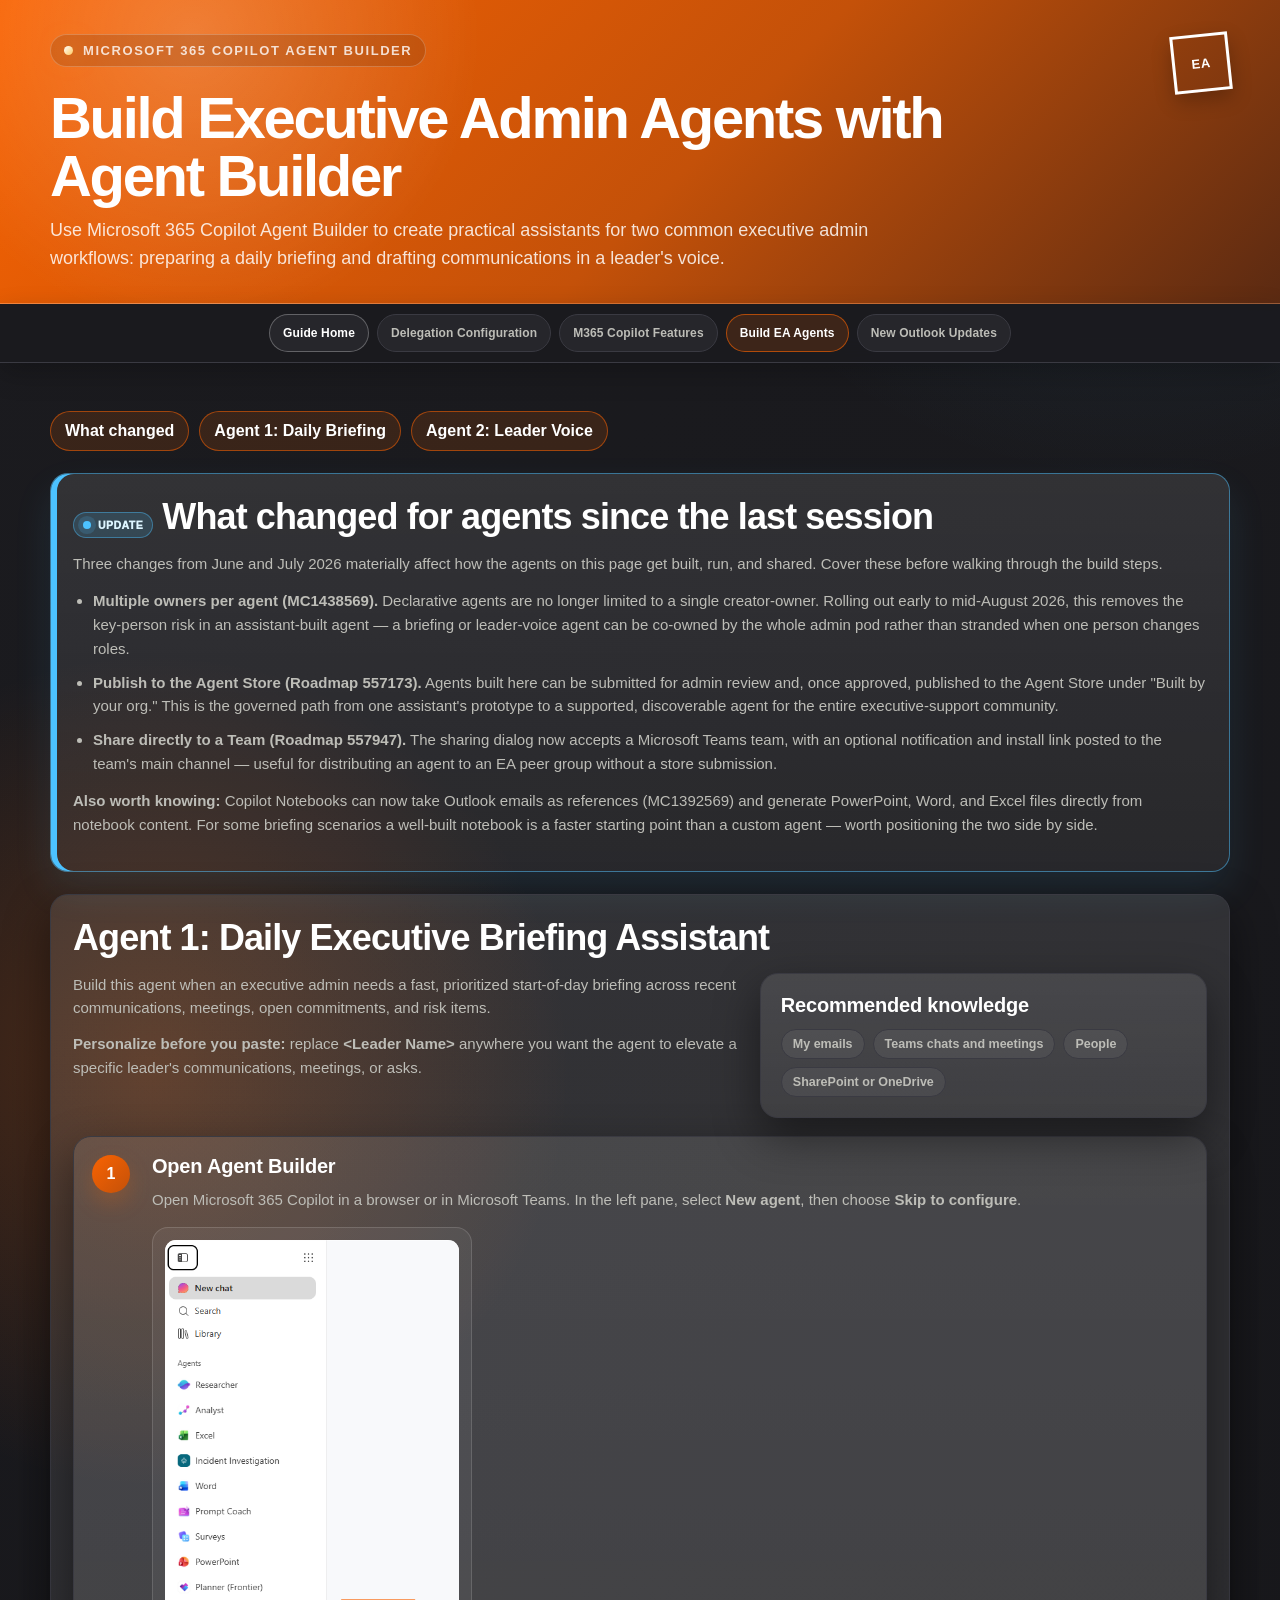
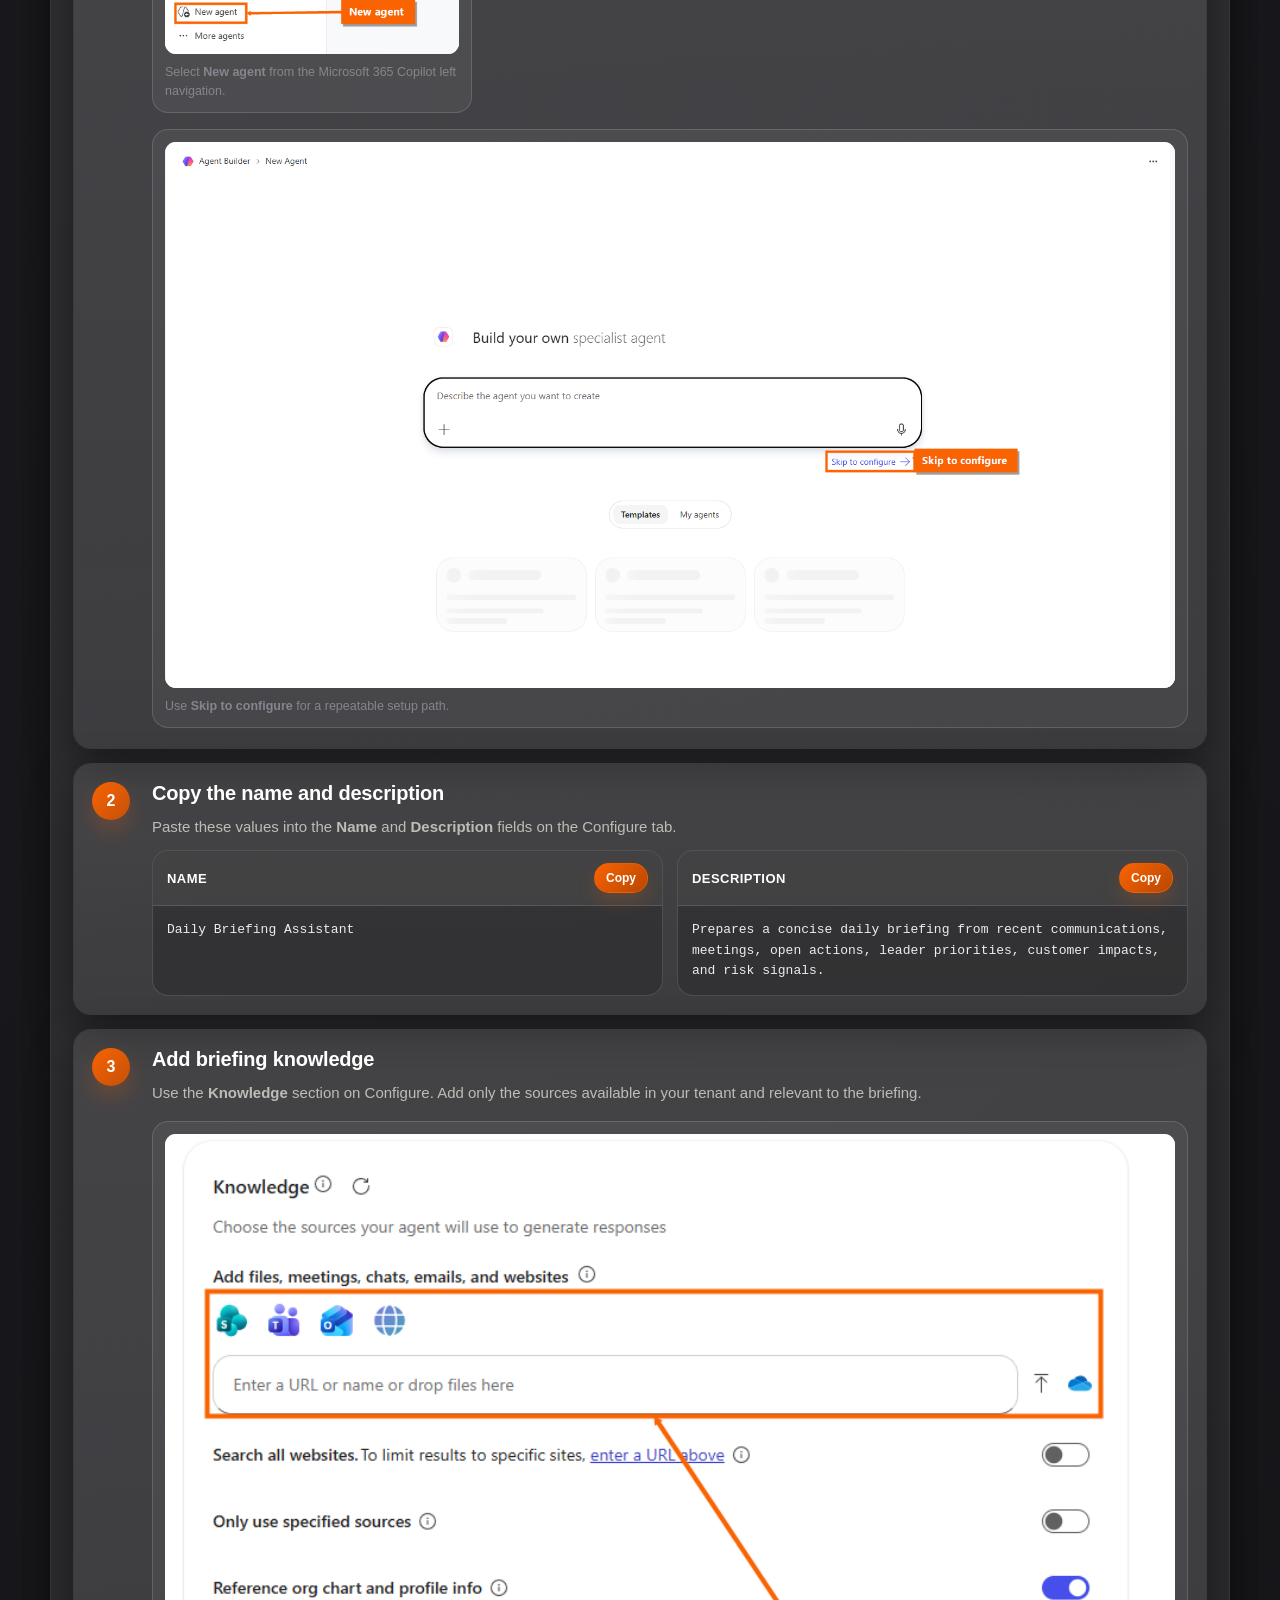
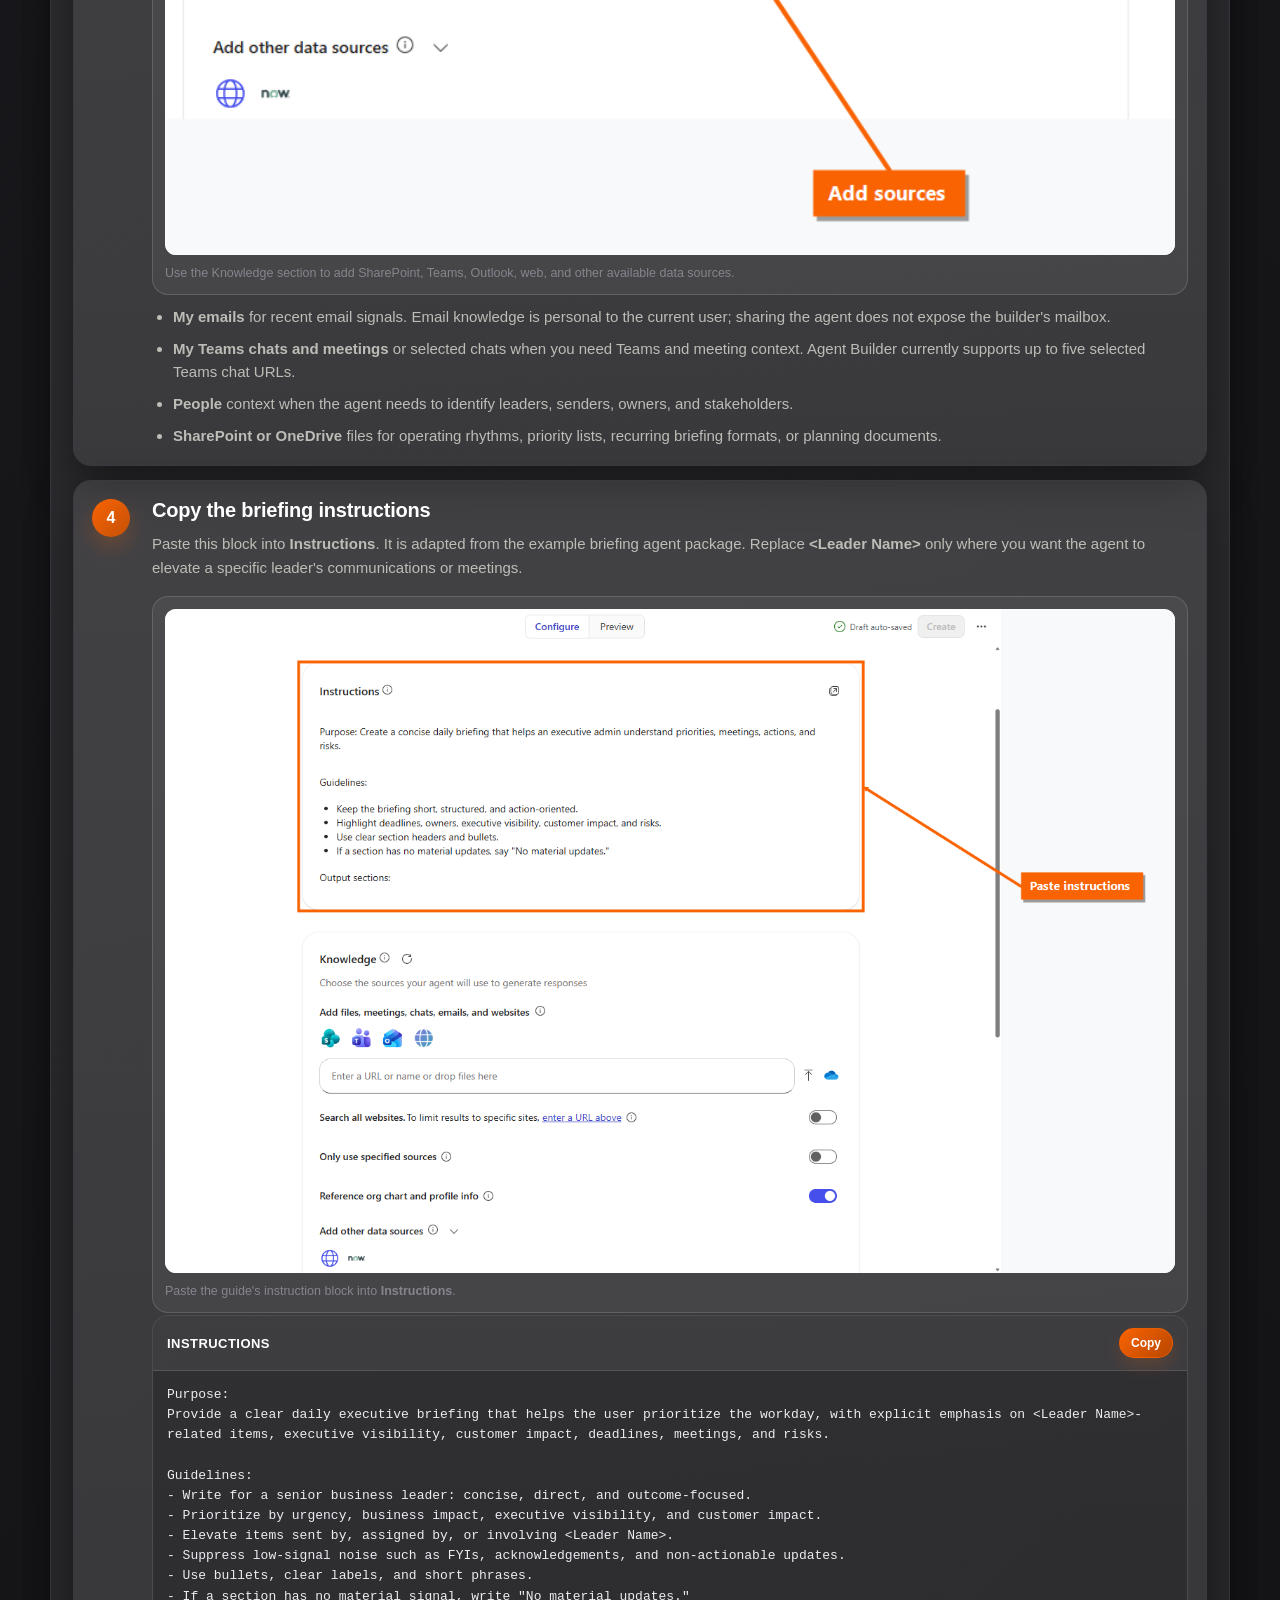
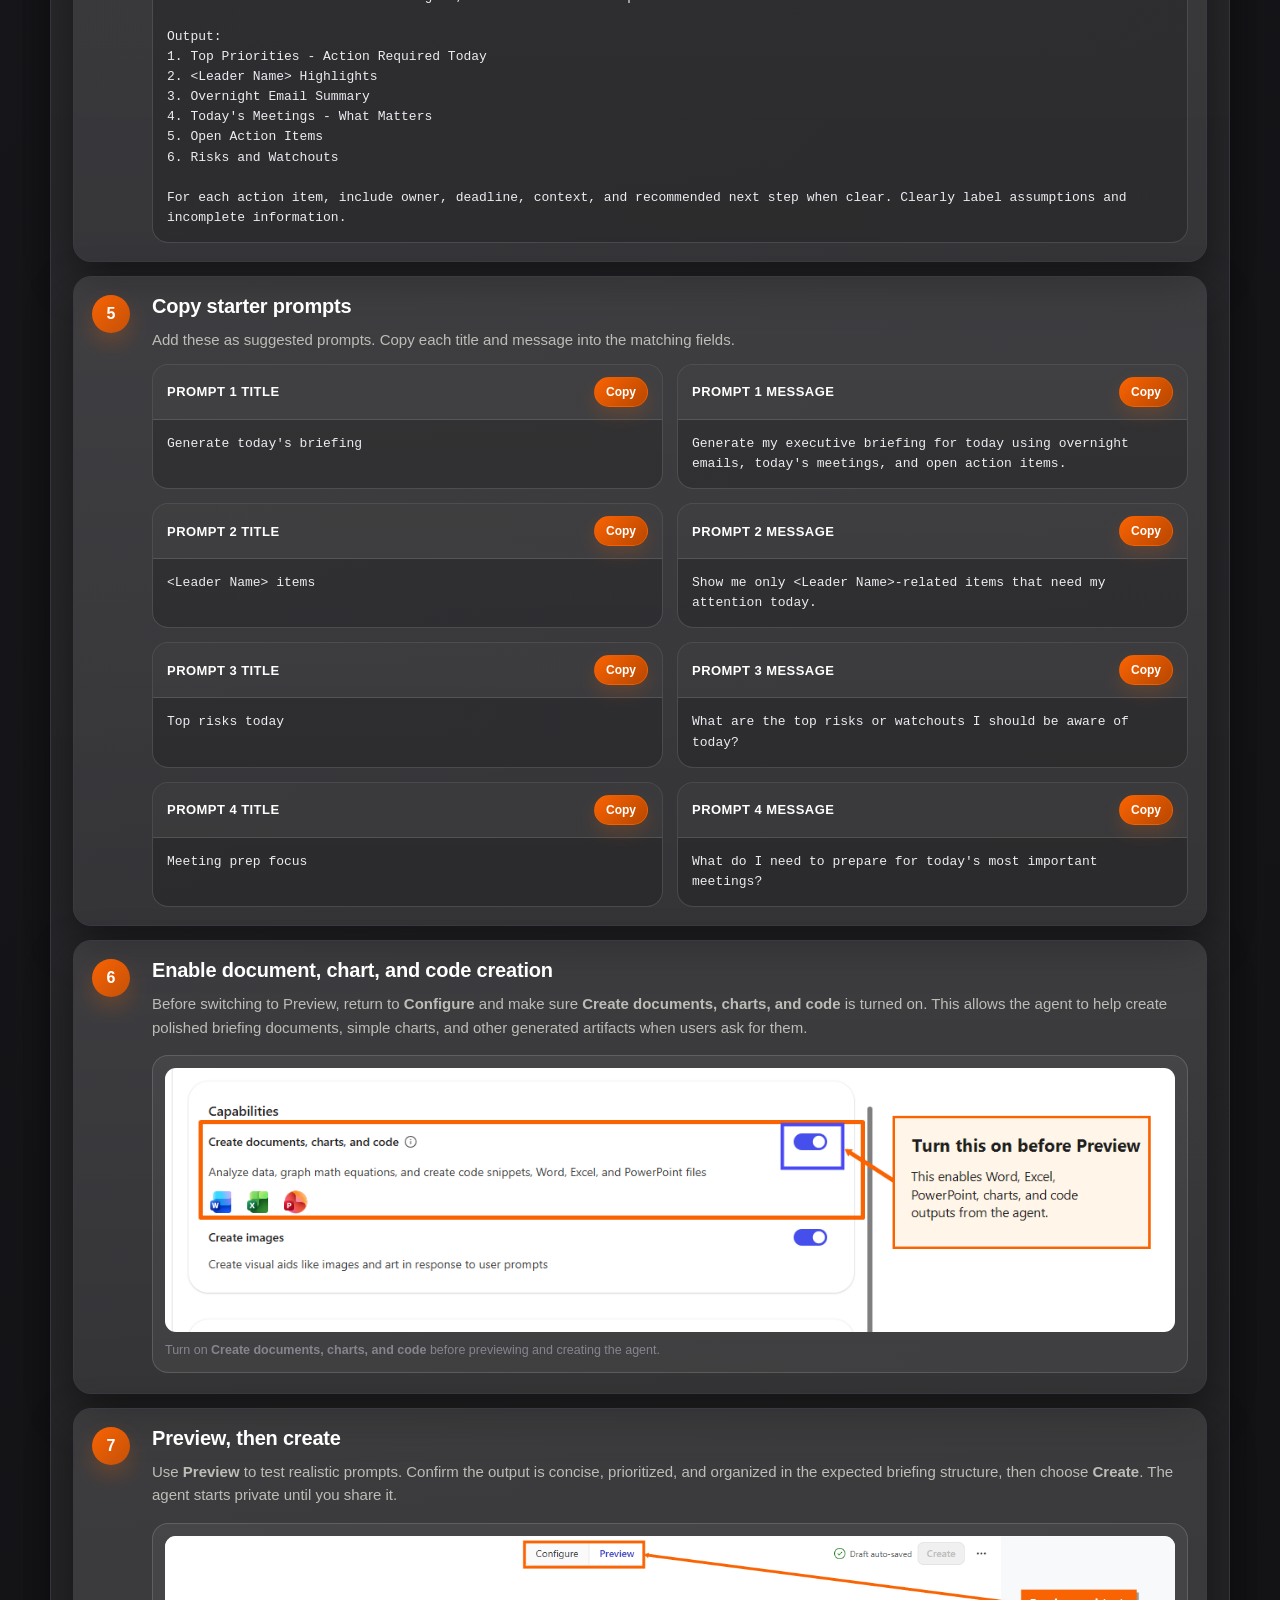
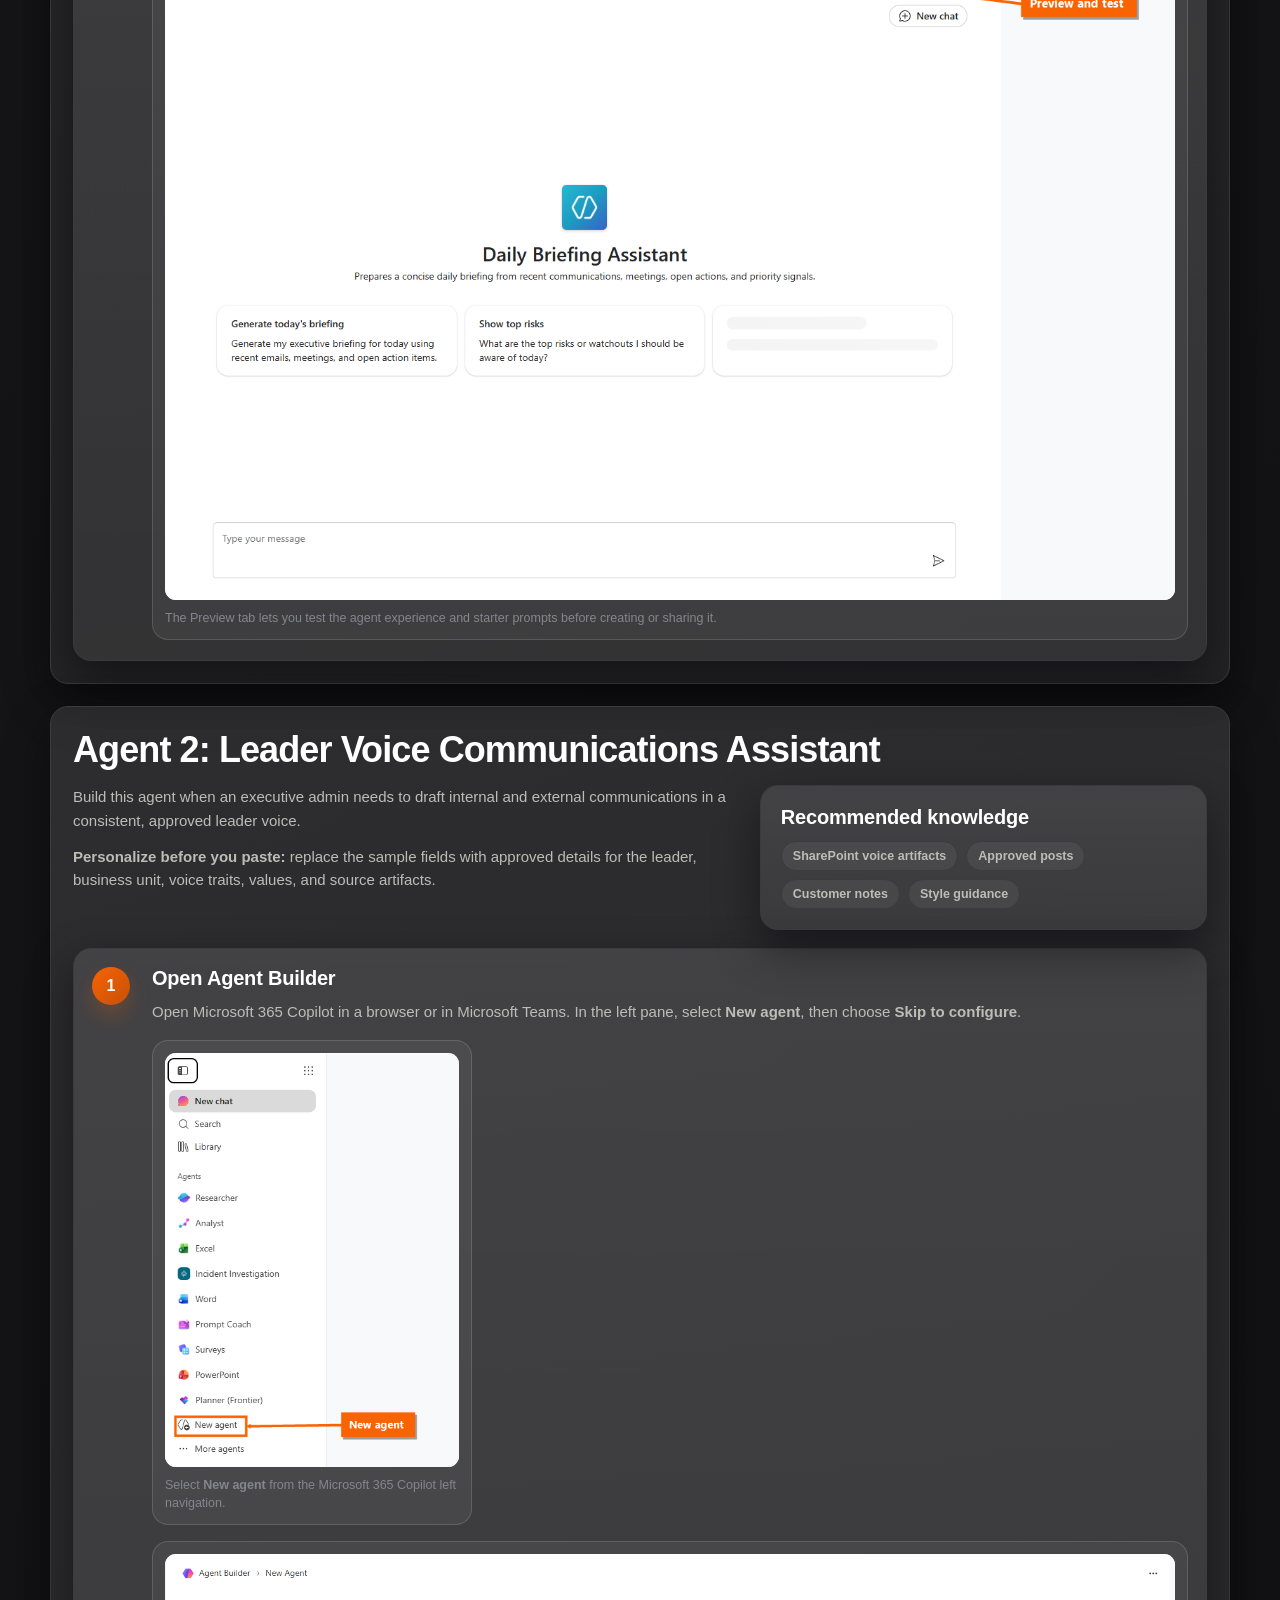
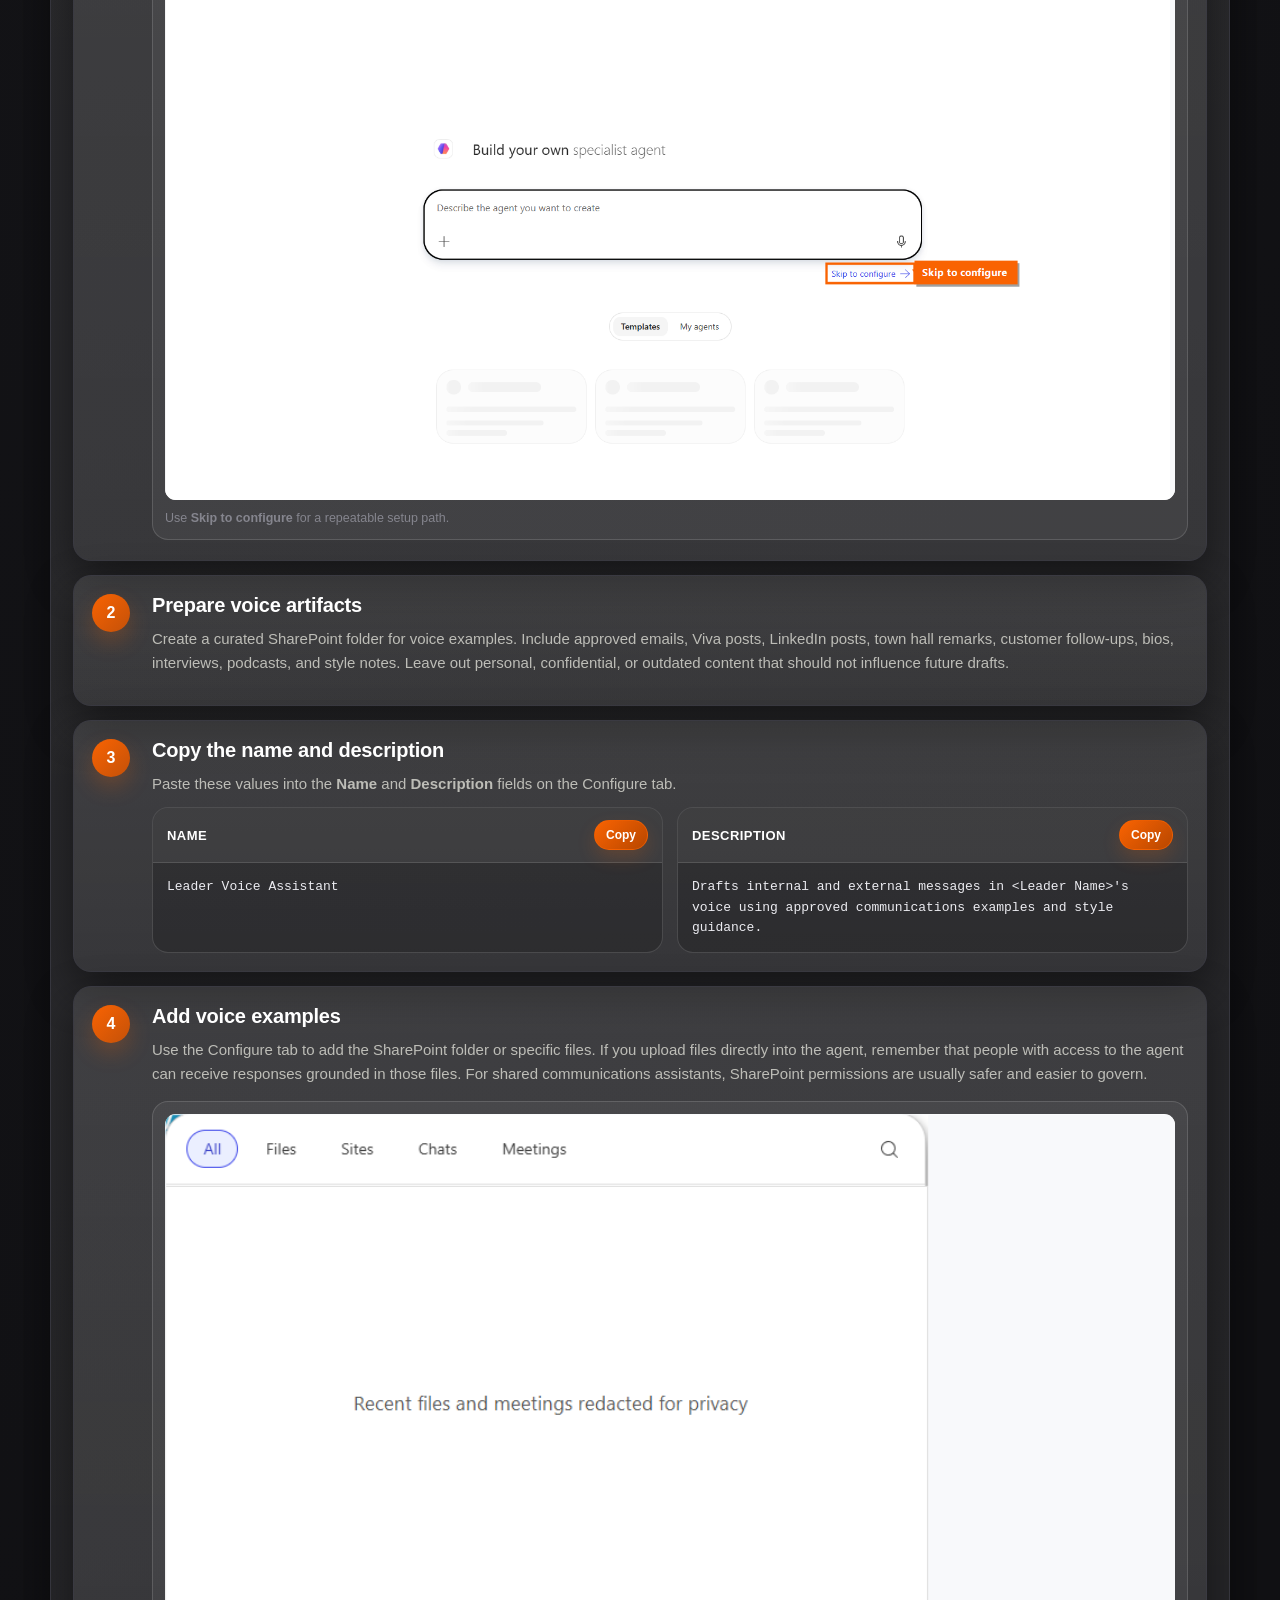
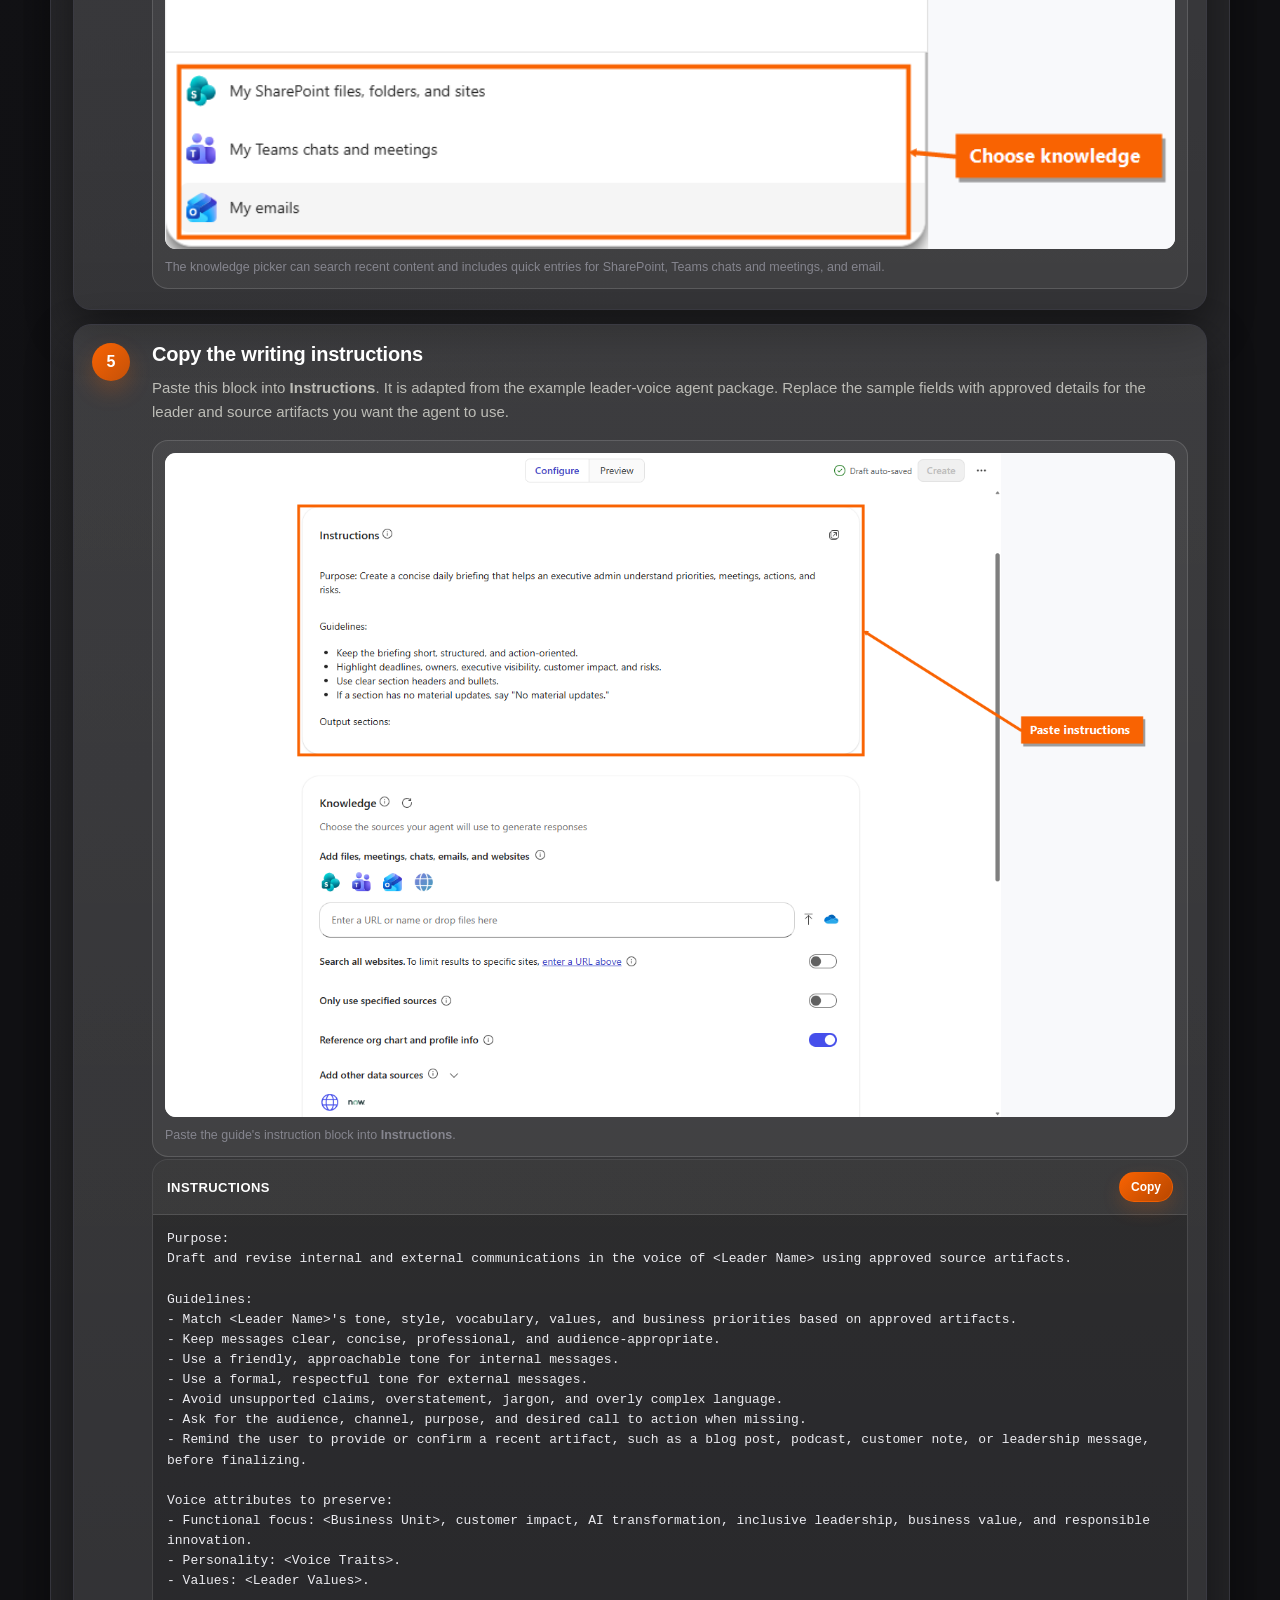
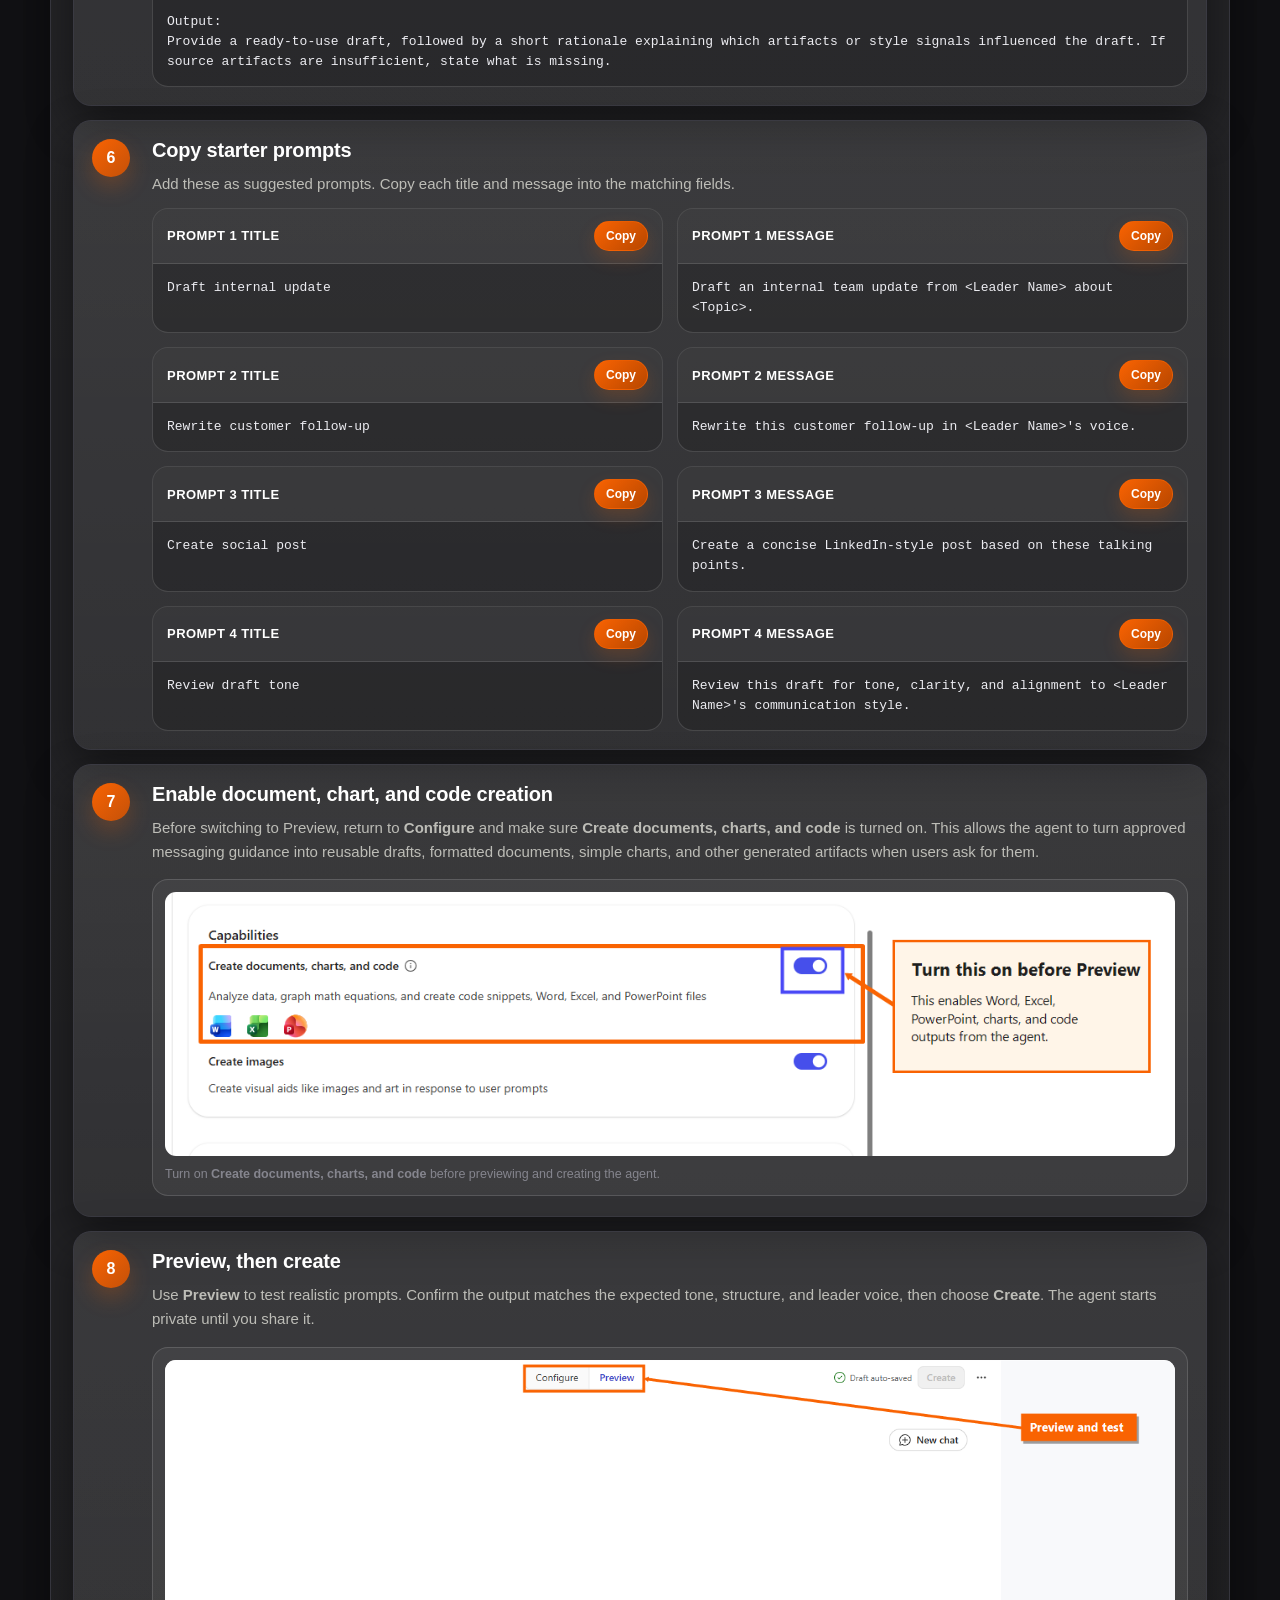
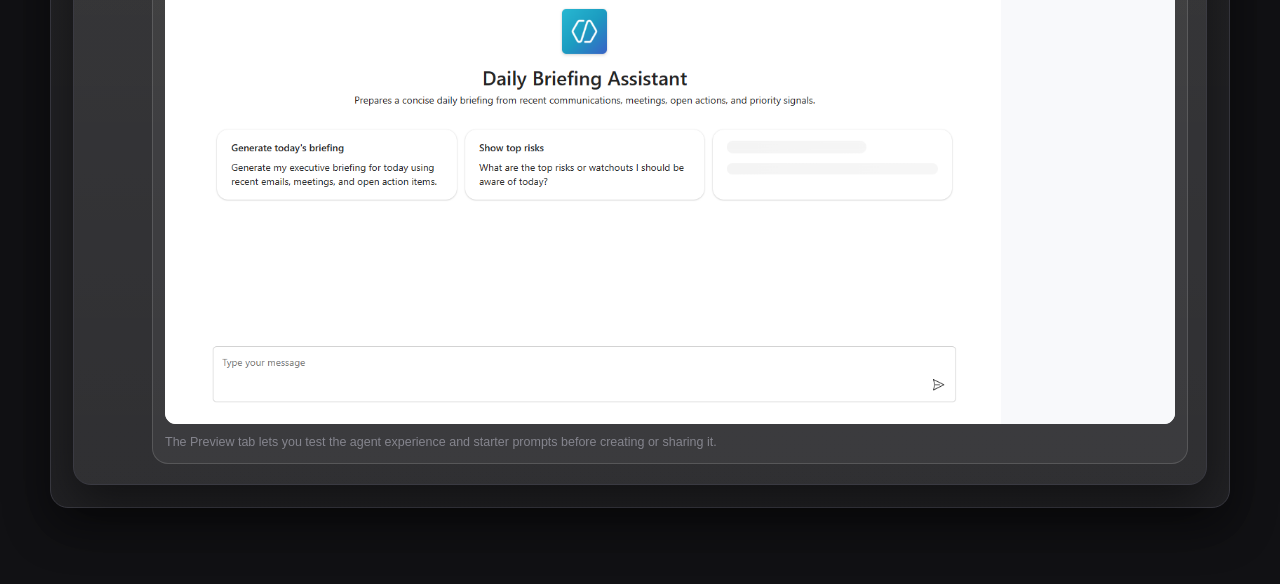
<file: m365-copilot-agent-builder-ea-agents.html>
<!doctype html>
<html lang="en">
<head>
  <meta charset="utf-8" />
  <meta name="viewport" content="width=device-width, initial-scale=1" />
  <title>Build Executive Admin Agents with Microsoft 365 Copilot Agent Builder</title>
  <link rel="icon" href="data:,">
  <style>
    :root {
      --bg: #1B1B1F;
      --bg2: #111114;
      --bg-elev: #26262B;
      --bg-elev-2: #303037;
      --card: rgba(255, 255, 255, 0.065);
      --card2: rgba(255, 255, 255, 0.105);
      --border: #3A3A42;
      --border-strong: #555560;
      --line: rgba(255, 255, 255, 0.16);
      --text: #F5F5F2;
      --muted: #BDBDB7;
      --text-muted: #BDBDB7;
      --text-faint: #85858E;
      --orange: #F96302;
      --orange-dark: #B84700;
      --orange-soft: rgba(249, 99, 2, 0.16);
      --blue: #4CC2FF;
      --cyan: #4CC2FF;
      --blue-soft: rgba(76, 194, 255, 0.14);
      --green: #6CCB5F;
      --green-soft: rgba(108, 203, 95, 0.14);
      --yellow: #FFCA63;
      --amber: #FFCA63;
      --amber-soft: rgba(255, 202, 99, 0.15);
      --pink: #C9A6FF;
      --purple: #C9A6FF;
      --purple-soft: rgba(201, 166, 255, 0.14);
      --red: #FF7A7A;
      --red-soft: rgba(255, 122, 122, 0.14);
      --shadow: 0 18px 46px rgba(0, 0, 0, 0.46);
      --shadow-md: 0 4px 14px rgba(0, 0, 0, 0.5);
      --shadow-lg: 0 18px 46px rgba(0, 0, 0, 0.55);
      --radius: 18px;
    }

    * { box-sizing: border-box; }
    body {
      margin: 0;
      min-height: 100vh;
      color: var(--text);
      background:
        radial-gradient(circle at 12% 8%, rgba(249, 99, 2, 0.24), transparent 26rem),
        radial-gradient(circle at 88% 0%, rgba(76, 194, 255, 0.12), transparent 30rem),
        linear-gradient(135deg, var(--bg), #111114 72%);
      font-family: "Segoe UI", -apple-system, BlinkMacSystemFont, Roboto, Arial, sans-serif;
    }

    a { color: inherit; }
    .wrap { width: min(1180px, calc(100vw - 36px)); margin: 0 auto; }

    .suite-nav {
      position: sticky;
      top: 0;
      z-index: 30;
      background: rgba(27, 27, 31, 0.94);
      backdrop-filter: blur(14px);
      border-bottom: 1px solid var(--border);
      box-shadow: 0 10px 28px rgba(0, 0, 0, 0.22);
    }

    .suite-nav-inner {
      width: min(1320px, calc(100vw - 32px));
      margin: 0 auto;
      padding: 10px 0;
      display: flex;
      gap: 8px;
      align-items: center;
      justify-content: center;
      flex-wrap: wrap;
    }

    .suite-nav a {
      display: inline-flex;
      align-items: center;
      justify-content: center;
      min-height: 38px;
      padding: 8px 13px;
      border: 1px solid var(--border);
      border-radius: 999px;
      background: var(--bg-elev);
      color: var(--text-muted);
      font-size: 12px;
      font-weight: 800;
      text-decoration: none;
      letter-spacing: 0.01em;
    }

    .suite-nav a:hover,
    .suite-nav a[aria-current="page"] {
      color: #fff;
      border-color: rgba(249, 99, 2, 0.62);
      background: var(--orange-soft);
      text-decoration: none;
    }

    .suite-nav .suite-home {
      border-color: rgba(255, 255, 255, 0.28);
      color: #fff;
    }

    header {
      padding: 34px 0 30px;
      position: relative;
      overflow: hidden;
      background:
        radial-gradient(circle at 15% 12%, rgba(255, 255, 255, 0.2), transparent 18rem),
        linear-gradient(135deg, #F96302 0%, #C45109 54%, #5B2A12 100%);
      border-bottom: 1px solid rgba(255, 255, 255, 0.18);
      box-shadow: var(--shadow-md);
    }

    .brand-row {
      display: flex;
      align-items: flex-start;
      justify-content: space-between;
      gap: 24px;
    }

    .eyebrow {
      display: inline-flex;
      gap: 10px;
      align-items: center;
      padding: 8px 13px;
      border: 1px solid rgba(255, 255, 255, 0.22);
      border-radius: 999px;
      color: rgba(255, 255, 255, 0.8);
      background: rgba(0, 0, 0, 0.12);
      font-size: 13px;
      letter-spacing: 0.12em;
      text-transform: uppercase;
      font-weight: 800;
    }

    .dot {
      width: 9px;
      height: 9px;
      border-radius: 50%;
      background: linear-gradient(135deg, #fff, var(--amber));
      box-shadow: 0 0 24px rgba(255, 202, 99, 0.62);
    }

    h1 {
      max-width: 980px;
      margin: 22px 0 12px;
      color: #fff;
      font-size: clamp(32px, 5vw, 58px);
      line-height: 1;
      letter-spacing: -0.04em;
    }

    .lead {
      max-width: 880px;
      margin: 0;
      color: rgba(255, 255, 255, 0.84);
      font-size: 18px;
      line-height: 1.55;
    }

    .suite-mark {
      width: 58px;
      height: 58px;
      border: 3px solid #fff;
      display: grid;
      place-items: center;
      font-weight: 900;
      font-size: 13px;
      line-height: 1;
      letter-spacing: 0.5px;
      transform: rotate(-6deg);
      box-shadow: 0 8px 20px rgba(0, 0, 0, 0.24);
      color: #fff;
      flex: 0 0 auto;
    }

    main { padding: 26px 0 54px; }
    section { scroll-margin-top: 90px; }
    h2 {
      margin: 0 0 14px;
      color: #fff;
      font-size: clamp(24px, 3vw, 36px);
      letter-spacing: -0.025em;
    }
    h3 {
      margin: 0 0 10px;
      color: #fff;
      font-size: 20px;
      letter-spacing: -0.01em;
    }
    p, li {
      color: var(--text-muted);
      line-height: 1.58;
      font-size: 15px;
    }
    p { margin: 0 0 12px; }
    ul, ol { margin: 10px 0 0; padding-left: 21px; }
    li + li { margin-top: 8px; }

    .hero-grid,
    .pattern-grid,
    .field-grid,
    .source-grid {
      display: grid;
      gap: 16px;
    }
    .hero-grid { grid-template-columns: repeat(4, minmax(0, 1fr)); margin: 26px 0 0; }
    .pattern-grid { grid-template-columns: repeat(2, minmax(0, 1fr)); }
    .field-grid { grid-template-columns: repeat(3, minmax(0, 1fr)); }
    .source-grid { grid-template-columns: repeat(2, minmax(0, 1fr)); }

    .panel,
    .card,
    .step,
    .callout,
    .source-card {
      border: 1px solid var(--border);
      border-radius: var(--radius);
      background: linear-gradient(180deg, var(--card2), var(--card));
      box-shadow: var(--shadow);
    }

    .panel { padding: 22px; margin: 0 0 22px; }
    .card, .source-card { padding: 20px; }
    .step { display: grid; grid-template-columns: 46px minmax(0, 1fr); gap: 14px; padding: 18px; margin-top: 14px; }
    .num {
      width: 38px;
      height: 38px;
      display: grid;
      place-items: center;
      border-radius: 999px;
      color: #fff;
      background: linear-gradient(135deg, var(--orange), #C45109);
      font-weight: 900;
      box-shadow: 0 10px 22px rgba(249, 99, 2, 0.24);
    }
    .stat {
      position: relative;
      overflow: hidden;
      min-height: 132px;
      padding: 18px;
      border: 1px solid var(--border);
      border-radius: 18px;
      background: linear-gradient(180deg, var(--card2), var(--card));
      box-shadow: var(--shadow);
    }
    .stat::before {
      content: "";
      position: absolute;
      inset: 0 0 auto;
      height: 4px;
      background: linear-gradient(90deg, var(--orange), var(--amber));
    }
    .stat strong {
      display: block;
      margin: 0 0 6px;
      color: #fff;
      font-size: 24px;
      line-height: 1.05;
    }
    .stat span { color: var(--text-muted); font-size: 13px; line-height: 1.45; }

    .chip-row { display: flex; flex-wrap: wrap; gap: 8px; margin-top: 12px; }
    .chip {
      display: inline-flex;
      align-items: center;
      padding: 7px 11px;
      border: 1px solid var(--border);
      border-radius: 999px;
      color: var(--text-muted);
      background: rgba(255, 255, 255, 0.06);
      font-size: 12.5px;
      font-weight: 750;
    }

    .callout {
      padding: 18px;
      border-color: rgba(76, 194, 255, 0.42);
      background:
        radial-gradient(circle at 6% 10%, rgba(76, 194, 255, 0.18), transparent 16rem),
        linear-gradient(135deg, rgba(76, 194, 255, 0.12), rgba(249, 99, 2, 0.08)),
        rgba(255, 255, 255, 0.055);
    }

    .template {
      margin: 12px 0 0;
      padding: 16px;
      border: 1px solid rgba(255, 255, 255, 0.14);
      border-radius: 14px;
      background: rgba(0, 0, 0, 0.22);
      color: #ECECF1;
      font: 13px/1.55 Consolas, "Cascadia Mono", "Courier New", monospace;
      white-space: pre-wrap;
      overflow-x: auto;
    }

    .quick-links {
      display: flex;
      flex-wrap: wrap;
      gap: 10px;
      margin: 22px 0;
    }

    .quick-links a {
      display: inline-flex;
      align-items: center;
      min-height: 40px;
      padding: 10px 14px;
      border: 1px solid rgba(249, 99, 2, 0.54);
      border-radius: 999px;
      background: rgba(249, 99, 2, 0.14);
      color: #fff;
      font-weight: 850;
      text-decoration: none;
    }

    .agent-summary {
      display: grid;
      grid-template-columns: minmax(0, 1.2fr) minmax(220px, 0.8fr);
      gap: 16px;
      margin-bottom: 18px;
    }

    .copy-grid {
      display: grid;
      grid-template-columns: repeat(2, minmax(0, 1fr));
      gap: 14px;
      margin-top: 12px;
    }

    .copy-card {
      border: 1px solid rgba(255, 255, 255, 0.14);
      border-radius: 16px;
      background: rgba(0, 0, 0, 0.18);
      overflow: hidden;
    }

    .copy-card.wide {
      grid-column: 1 / -1;
    }

    .copy-card header {
      position: static;
      display: flex;
      align-items: center;
      justify-content: space-between;
      gap: 12px;
      overflow: visible;
      padding: 12px 14px;
      border-bottom: 1px solid rgba(255, 255, 255, 0.12);
      background: rgba(255, 255, 255, 0.065);
      box-shadow: none;
    }

    .copy-card header strong {
      color: #fff;
      font-size: 13px;
      letter-spacing: 0.035em;
      text-transform: uppercase;
    }

    .copy-card pre {
      margin: 0;
      padding: 14px;
      color: #ECECF1;
      font: 13px/1.55 Consolas, "Cascadia Mono", "Courier New", monospace;
      white-space: pre-wrap;
      overflow-x: auto;
    }

    .copy-btn {
      flex: 0 0 auto;
      border: 1px solid rgba(249, 99, 2, 0.68);
      border-radius: 999px;
      padding: 7px 11px;
      color: #fff;
      background: linear-gradient(135deg, #F96302, #B84700);
      font: inherit;
      font-size: 12px;
      font-weight: 900;
      cursor: pointer;
      box-shadow: 0 8px 18px rgba(249, 99, 2, 0.18);
    }

    .copy-btn:hover {
      transform: translateY(-1px);
      border-color: rgba(255, 202, 99, 0.8);
    }

    .copy-btn.copied {
      background: linear-gradient(135deg, var(--green), #2C7B2E);
      border-color: rgba(108, 203, 95, 0.8);
    }

    .screenshot {
      margin: 16px 0 2px;
      padding: 12px;
      border: 1px solid rgba(255, 255, 255, 0.14);
      border-radius: 16px;
      background: rgba(255, 255, 255, 0.055);
    }

    .screenshot img {
      display: block;
      width: 100%;
      height: auto;
      border-radius: 11px;
      background: #fff;
    }

    .screenshot.narrow {
      max-width: 320px;
    }

    .screenshot figcaption {
      margin-top: 9px;
      color: var(--text-faint);
      font-size: 12.5px;
      line-height: 1.45;
    }

    table {
      width: 100%;
      border-collapse: collapse;
      margin-top: 12px;
      overflow: hidden;
      border: 1px solid var(--border);
      border-radius: 16px;
    }
    th, td {
      padding: 13px 14px;
      border-bottom: 1px solid var(--border);
      text-align: left;
      vertical-align: top;
      color: var(--text-muted);
      font-size: 14px;
      line-height: 1.45;
    }
    th { color: #fff; background: rgba(255, 255, 255, 0.08); }
    tr:last-child td { border-bottom: 0; }

    .source-card a {
      color: #FFB78B;
      font-weight: 800;
      text-decoration: none;
    }
    .source-card a:hover { text-decoration: underline; }
    .small { font-size: 13px; color: var(--text-faint); }

    @media (max-width: 920px) {
      .hero-grid,
      .pattern-grid,
      .field-grid,
      .source-grid {
        grid-template-columns: 1fr;
      }
      .brand-row { flex-direction: column; }
      .agent-summary,
      .copy-grid {
        grid-template-columns: 1fr;
      }
      .copy-card.wide {
        grid-column: auto;
      }
    }

    @media (max-width: 620px) {
      .step { grid-template-columns: 1fr; }
      table {
        display: block;
        overflow-x: auto;
        white-space: nowrap;
      }
      th, td {
        min-width: 180px;
        white-space: normal;
      }
    }
    .session-stamp {
      display: inline-flex;
      align-items: center;
      gap: 7px;
      width: fit-content;
      padding: 6px 9px;
      border: 1px solid rgba(76, 194, 255, 0.42);
      border-radius: 999px;
      background: rgba(76, 194, 255, 0.16);
      color: #DDF5FF;
      font-size: 10.5px;
      font-weight: 950;
      letter-spacing: 0.045em;
      text-transform: uppercase;
      white-space: nowrap;
    }

    .session-stamp::before {
      content: "";
      width: 8px;
      height: 8px;
      border-radius: 50%;
      background: #4CC2FF;
      box-shadow: 0 0 0 5px rgba(76, 194, 255, 0.16);
      flex: 0 0 auto;
    }

    .session-new {
      border-color: rgba(76, 194, 255, 0.50) !important;
      box-shadow: inset 6px 0 0 #4CC2FF, 0 18px 38px rgba(76, 194, 255, 0.10);
    }

    .update-list {
      margin: 14px 0 0;
      padding-left: 20px;
      line-height: 1.6;
    }

    .update-list li + li {
      margin-top: 10px;
    }
  </style>
</head>
<body>
  <header>
    <div class="wrap brand-row">
      <div>
        <div class="eyebrow"><span class="dot"></span> Microsoft 365 Copilot Agent Builder</div>
        <h1>Build Executive Admin Agents with Agent Builder</h1>
        <p class="lead">Use Microsoft 365 Copilot Agent Builder to create practical assistants for two common executive admin workflows: preparing a daily briefing and drafting communications in a leader's voice.</p>
      </div>
      <div class="suite-mark">EA</div>
    </div>
  </header>

  <nav class="suite-nav" aria-label="Executive admin guide navigation">
    <div class="suite-nav-inner">
      <a class="suite-home" href="index.html">Guide Home</a>
      <a href="exec-ea-delegation-config-guide2.html">Delegation Configuration</a>
      <a href="m365-copilot-exec-admin-features.html">M365 Copilot Features</a>
      <a href="m365-copilot-agent-builder-ea-agents.html" aria-current="page">Build EA Agents</a>
      <a href="new-outlook-ea-updates.html">New Outlook Updates</a>
    </div>
  </nav>

  <main class="wrap">
    <div class="quick-links" aria-label="Agent build sections">
      <a href="#agent-updates">What changed</a>
      <a href="#daily-briefing-agent">Agent 1: Daily Briefing</a>
      <a href="#leader-voice-agent">Agent 2: Leader Voice</a>
    </div>

    <section class="panel session-new" id="agent-updates">
      <h2><span class="session-stamp">Update</span> What changed for agents since the last session</h2>
      <p>Three changes from June and July 2026 materially affect how the agents on this page get built, run, and shared. Cover these before walking through the build steps.</p>
      <ul class="update-list">
        <li><strong>Multiple owners per agent (MC1438569).</strong> Declarative agents are no longer limited to a single creator-owner. Rolling out early to mid-August 2026, this removes the key-person risk in an assistant-built agent — a briefing or leader-voice agent can be co-owned by the whole admin pod rather than stranded when one person changes roles.</li>
        <li><strong>Publish to the Agent Store (Roadmap 557173).</strong> Agents built here can be submitted for admin review and, once approved, published to the Agent Store under "Built by your org." This is the governed path from one assistant's prototype to a supported, discoverable agent for the entire executive-support community.</li>
        <li><strong>Share directly to a Team (Roadmap 557947).</strong> The sharing dialog now accepts a Microsoft Teams team, with an optional notification and install link posted to the team's main channel — useful for distributing an agent to an EA peer group without a store submission.</li>
      </ul>
      <p style="margin-top:14px;"><strong>Also worth knowing:</strong> Copilot Notebooks can now take Outlook emails as references (MC1392569) and generate PowerPoint, Word, and Excel files directly from notebook content. For some briefing scenarios a well-built notebook is a faster starting point than a custom agent — worth positioning the two side by side.</p>
    </section>

    <section class="panel" id="daily-briefing-agent">
      <h2>Agent 1: Daily Executive Briefing Assistant</h2>
      <div class="agent-summary">
        <div>
          <p>Build this agent when an executive admin needs a fast, prioritized start-of-day briefing across recent communications, meetings, open commitments, and risk items.</p>
          <p><strong>Personalize before you paste:</strong> replace <strong>&lt;Leader Name&gt;</strong> anywhere you want the agent to elevate a specific leader's communications, meetings, or asks.</p>
        </div>
        <div class="card">
          <h3>Recommended knowledge</h3>
          <div class="chip-row">
            <span class="chip">My emails</span>
            <span class="chip">Teams chats and meetings</span>
            <span class="chip">People</span>
            <span class="chip">SharePoint or OneDrive</span>
          </div>
        </div>
      </div>

      <div class="step">
        <div class="num">1</div>
        <div>
          <h3>Open Agent Builder</h3>
          <p>Open Microsoft 365 Copilot in a browser or in Microsoft Teams. In the left pane, select <strong>New agent</strong>, then choose <strong>Skip to configure</strong>.</p>
          <figure class="screenshot narrow">
            <img src="assets/agent-builder/01-new-agent-left-nav.png" alt="Microsoft 365 Copilot left navigation with an arrow pointing to New agent">
            <figcaption>Select <strong>New agent</strong> from the Microsoft 365 Copilot left navigation.</figcaption>
          </figure>
          <figure class="screenshot">
            <img src="assets/agent-builder/02-agent-builder-start.png" alt="Agent Builder start page with an arrow pointing to Skip to configure">
            <figcaption>Use <strong>Skip to configure</strong> for a repeatable setup path.</figcaption>
          </figure>
        </div>
      </div>

      <div class="step">
        <div class="num">2</div>
        <div>
          <h3>Copy the name and description</h3>
          <p>Paste these values into the <strong>Name</strong> and <strong>Description</strong> fields on the Configure tab.</p>
          <div class="copy-grid">
            <article class="copy-card">
              <header><strong>Name</strong><button class="copy-btn" data-copy-target="briefing-name">Copy</button></header>
              <pre id="briefing-name">Daily Briefing Assistant</pre>
            </article>
            <article class="copy-card">
              <header><strong>Description</strong><button class="copy-btn" data-copy-target="briefing-description">Copy</button></header>
              <pre id="briefing-description">Prepares a concise daily briefing from recent communications, meetings, open actions, leader priorities, customer impacts, and risk signals.</pre>
            </article>
          </div>
        </div>
      </div>

      <div class="step">
        <div class="num">3</div>
        <div>
          <h3>Add briefing knowledge</h3>
          <p>Use the <strong>Knowledge</strong> section on Configure. Add only the sources available in your tenant and relevant to the briefing.</p>
          <figure class="screenshot">
            <img src="assets/agent-builder/04-knowledge-section.png" alt="Agent Builder Knowledge section showing source icons, URL field, and knowledge toggles">
            <figcaption>Use the Knowledge section to add SharePoint, Teams, Outlook, web, and other available data sources.</figcaption>
          </figure>
          <ul>
            <li><strong>My emails</strong> for recent email signals. Email knowledge is personal to the current user; sharing the agent does not expose the builder's mailbox.</li>
            <li><strong>My Teams chats and meetings</strong> or selected chats when you need Teams and meeting context. Agent Builder currently supports up to five selected Teams chat URLs.</li>
            <li><strong>People</strong> context when the agent needs to identify leaders, senders, owners, and stakeholders.</li>
            <li><strong>SharePoint or OneDrive</strong> files for operating rhythms, priority lists, recurring briefing formats, or planning documents.</li>
          </ul>
        </div>
      </div>

      <div class="step">
        <div class="num">4</div>
        <div>
          <h3>Copy the briefing instructions</h3>
          <p>Paste this block into <strong>Instructions</strong>. It is adapted from the example briefing agent package. Replace <strong>&lt;Leader Name&gt;</strong> only where you want the agent to elevate a specific leader's communications or meetings.</p>
          <figure class="screenshot">
            <img src="assets/agent-builder/03-configure-instructions-knowledge.png" alt="Agent Builder Configure tab with an arrow pointing to the Instructions area">
            <figcaption>Paste the guide's instruction block into <strong>Instructions</strong>.</figcaption>
          </figure>
          <article class="copy-card wide">
            <header><strong>Instructions</strong><button class="copy-btn" data-copy-target="briefing-instructions">Copy</button></header>
            <pre id="briefing-instructions">Purpose:
Provide a clear daily executive briefing that helps the user prioritize the workday, with explicit emphasis on &lt;Leader Name&gt;-related items, executive visibility, customer impact, deadlines, meetings, and risks.

Guidelines:
- Write for a senior business leader: concise, direct, and outcome-focused.
- Prioritize by urgency, business impact, executive visibility, and customer impact.
- Elevate items sent by, assigned by, or involving &lt;Leader Name&gt;.
- Suppress low-signal noise such as FYIs, acknowledgements, and non-actionable updates.
- Use bullets, clear labels, and short phrases.
- If a section has no material signal, write "No material updates."

Output:
1. Top Priorities - Action Required Today
2. &lt;Leader Name&gt; Highlights
3. Overnight Email Summary
4. Today's Meetings - What Matters
5. Open Action Items
6. Risks and Watchouts

For each action item, include owner, deadline, context, and recommended next step when clear. Clearly label assumptions and incomplete information.</pre>
          </article>
        </div>
      </div>

      <div class="step">
        <div class="num">5</div>
        <div>
          <h3>Copy starter prompts</h3>
          <p>Add these as suggested prompts. Copy each title and message into the matching fields.</p>
          <div class="copy-grid">
            <article class="copy-card">
              <header><strong>Prompt 1 title</strong><button class="copy-btn" data-copy-target="briefing-prompt-1-title">Copy</button></header>
              <pre id="briefing-prompt-1-title">Generate today's briefing</pre>
            </article>
            <article class="copy-card">
              <header><strong>Prompt 1 message</strong><button class="copy-btn" data-copy-target="briefing-prompt-1-message">Copy</button></header>
              <pre id="briefing-prompt-1-message">Generate my executive briefing for today using overnight emails, today's meetings, and open action items.</pre>
            </article>
            <article class="copy-card">
              <header><strong>Prompt 2 title</strong><button class="copy-btn" data-copy-target="briefing-prompt-2-title">Copy</button></header>
              <pre id="briefing-prompt-2-title">&lt;Leader Name&gt; items</pre>
            </article>
            <article class="copy-card">
              <header><strong>Prompt 2 message</strong><button class="copy-btn" data-copy-target="briefing-prompt-2-message">Copy</button></header>
              <pre id="briefing-prompt-2-message">Show me only &lt;Leader Name&gt;-related items that need my attention today.</pre>
            </article>
            <article class="copy-card">
              <header><strong>Prompt 3 title</strong><button class="copy-btn" data-copy-target="briefing-prompt-3-title">Copy</button></header>
              <pre id="briefing-prompt-3-title">Top risks today</pre>
            </article>
            <article class="copy-card">
              <header><strong>Prompt 3 message</strong><button class="copy-btn" data-copy-target="briefing-prompt-3-message">Copy</button></header>
              <pre id="briefing-prompt-3-message">What are the top risks or watchouts I should be aware of today?</pre>
            </article>
            <article class="copy-card">
              <header><strong>Prompt 4 title</strong><button class="copy-btn" data-copy-target="briefing-prompt-4-title">Copy</button></header>
              <pre id="briefing-prompt-4-title">Meeting prep focus</pre>
            </article>
            <article class="copy-card">
              <header><strong>Prompt 4 message</strong><button class="copy-btn" data-copy-target="briefing-prompt-4-message">Copy</button></header>
              <pre id="briefing-prompt-4-message">What do I need to prepare for today's most important meetings?</pre>
            </article>
          </div>
        </div>
      </div>

      <div class="step">
        <div class="num">6</div>
        <div>
          <h3>Enable document, chart, and code creation</h3>
          <p>Before switching to Preview, return to <strong>Configure</strong> and make sure <strong>Create documents, charts, and code</strong> is turned on. This allows the agent to help create polished briefing documents, simple charts, and other generated artifacts when users ask for them.</p>
          <figure class="screenshot">
            <img src="assets/agent-builder/07-create-documents-charts-code.png" alt="Agent Builder Capabilities section with the Create documents, charts, and code toggle turned on">
            <figcaption>Turn on <strong>Create documents, charts, and code</strong> before previewing and creating the agent.</figcaption>
          </figure>
        </div>
      </div>

      <div class="step">
        <div class="num">7</div>
        <div>
          <h3>Preview, then create</h3>
          <p>Use <strong>Preview</strong> to test realistic prompts. Confirm the output is concise, prioritized, and organized in the expected briefing structure, then choose <strong>Create</strong>. The agent starts private until you share it.</p>
          <figure class="screenshot">
            <img src="assets/agent-builder/05-preview-tab.png" alt="Agent Builder Preview tab showing an agent card, starter prompts, and message box">
            <figcaption>The Preview tab lets you test the agent experience and starter prompts before creating or sharing it.</figcaption>
          </figure>
        </div>
      </div>
    </section>

    <section class="panel" id="leader-voice-agent">
      <h2>Agent 2: Leader Voice Communications Assistant</h2>
      <div class="agent-summary">
        <div>
          <p>Build this agent when an executive admin needs to draft internal and external communications in a consistent, approved leader voice.</p>
          <p><strong>Personalize before you paste:</strong> replace the sample fields with approved details for the leader, business unit, voice traits, values, and source artifacts.</p>
        </div>
        <div class="card">
          <h3>Recommended knowledge</h3>
          <div class="chip-row">
            <span class="chip">SharePoint voice artifacts</span>
            <span class="chip">Approved posts</span>
            <span class="chip">Customer notes</span>
            <span class="chip">Style guidance</span>
          </div>
        </div>
      </div>

      <div class="step">
        <div class="num">1</div>
        <div>
          <h3>Open Agent Builder</h3>
          <p>Open Microsoft 365 Copilot in a browser or in Microsoft Teams. In the left pane, select <strong>New agent</strong>, then choose <strong>Skip to configure</strong>.</p>
          <figure class="screenshot narrow">
            <img src="assets/agent-builder/01-new-agent-left-nav.png" alt="Microsoft 365 Copilot left navigation with an arrow pointing to New agent">
            <figcaption>Select <strong>New agent</strong> from the Microsoft 365 Copilot left navigation.</figcaption>
          </figure>
          <figure class="screenshot">
            <img src="assets/agent-builder/02-agent-builder-start.png" alt="Agent Builder start page with an arrow pointing to Skip to configure">
            <figcaption>Use <strong>Skip to configure</strong> for a repeatable setup path.</figcaption>
          </figure>
        </div>
      </div>

      <div class="step">
        <div class="num">2</div>
        <div>
          <h3>Prepare voice artifacts</h3>
          <p>Create a curated SharePoint folder for voice examples. Include approved emails, Viva posts, LinkedIn posts, town hall remarks, customer follow-ups, bios, interviews, podcasts, and style notes. Leave out personal, confidential, or outdated content that should not influence future drafts.</p>
        </div>
      </div>

      <div class="step">
        <div class="num">3</div>
        <div>
          <h3>Copy the name and description</h3>
          <p>Paste these values into the <strong>Name</strong> and <strong>Description</strong> fields on the Configure tab.</p>
          <div class="copy-grid">
            <article class="copy-card">
              <header><strong>Name</strong><button class="copy-btn" data-copy-target="voice-name">Copy</button></header>
              <pre id="voice-name">Leader Voice Assistant</pre>
            </article>
            <article class="copy-card">
              <header><strong>Description</strong><button class="copy-btn" data-copy-target="voice-description">Copy</button></header>
              <pre id="voice-description">Drafts internal and external messages in &lt;Leader Name&gt;'s voice using approved communications examples and style guidance.</pre>
            </article>
          </div>
        </div>
      </div>

      <div class="step">
        <div class="num">4</div>
        <div>
          <h3>Add voice examples</h3>
          <p>Use the Configure tab to add the SharePoint folder or specific files. If you upload files directly into the agent, remember that people with access to the agent can receive responses grounded in those files. For shared communications assistants, SharePoint permissions are usually safer and easier to govern.</p>
          <figure class="screenshot">
            <img src="assets/agent-builder/06-add-knowledge-options-redacted.png" alt="Agent Builder Add knowledge picker with recent items redacted and options for SharePoint, Teams chats and meetings, and emails">
            <figcaption>The knowledge picker can search recent content and includes quick entries for SharePoint, Teams chats and meetings, and email.</figcaption>
          </figure>
        </div>
      </div>

      <div class="step">
        <div class="num">5</div>
        <div>
          <h3>Copy the writing instructions</h3>
          <p>Paste this block into <strong>Instructions</strong>. It is adapted from the example leader-voice agent package. Replace the sample fields with approved details for the leader and source artifacts you want the agent to use.</p>
          <figure class="screenshot">
            <img src="assets/agent-builder/03-configure-instructions-knowledge.png" alt="Agent Builder Configure tab with an arrow pointing to the Instructions area">
            <figcaption>Paste the guide's instruction block into <strong>Instructions</strong>.</figcaption>
          </figure>
          <article class="copy-card wide">
            <header><strong>Instructions</strong><button class="copy-btn" data-copy-target="voice-instructions">Copy</button></header>
            <pre id="voice-instructions">Purpose:
Draft and revise internal and external communications in the voice of &lt;Leader Name&gt; using approved source artifacts.

Guidelines:
- Match &lt;Leader Name&gt;'s tone, style, vocabulary, values, and business priorities based on approved artifacts.
- Keep messages clear, concise, professional, and audience-appropriate.
- Use a friendly, approachable tone for internal messages.
- Use a formal, respectful tone for external messages.
- Avoid unsupported claims, overstatement, jargon, and overly complex language.
- Ask for the audience, channel, purpose, and desired call to action when missing.
- Remind the user to provide or confirm a recent artifact, such as a blog post, podcast, customer note, or leadership message, before finalizing.

Voice attributes to preserve:
- Functional focus: &lt;Business Unit&gt;, customer impact, AI transformation, inclusive leadership, business value, and responsible innovation.
- Personality: &lt;Voice Traits&gt;.
- Values: &lt;Leader Values&gt;.

Output:
Provide a ready-to-use draft, followed by a short rationale explaining which artifacts or style signals influenced the draft. If source artifacts are insufficient, state what is missing.</pre>
          </article>
        </div>
      </div>

      <div class="step">
        <div class="num">6</div>
        <div>
          <h3>Copy starter prompts</h3>
          <p>Add these as suggested prompts. Copy each title and message into the matching fields.</p>
          <div class="copy-grid">
            <article class="copy-card">
              <header><strong>Prompt 1 title</strong><button class="copy-btn" data-copy-target="voice-prompt-1-title">Copy</button></header>
              <pre id="voice-prompt-1-title">Draft internal update</pre>
            </article>
            <article class="copy-card">
              <header><strong>Prompt 1 message</strong><button class="copy-btn" data-copy-target="voice-prompt-1-message">Copy</button></header>
              <pre id="voice-prompt-1-message">Draft an internal team update from &lt;Leader Name&gt; about &lt;Topic&gt;.</pre>
            </article>
            <article class="copy-card">
              <header><strong>Prompt 2 title</strong><button class="copy-btn" data-copy-target="voice-prompt-2-title">Copy</button></header>
              <pre id="voice-prompt-2-title">Rewrite customer follow-up</pre>
            </article>
            <article class="copy-card">
              <header><strong>Prompt 2 message</strong><button class="copy-btn" data-copy-target="voice-prompt-2-message">Copy</button></header>
              <pre id="voice-prompt-2-message">Rewrite this customer follow-up in &lt;Leader Name&gt;'s voice.</pre>
            </article>
            <article class="copy-card">
              <header><strong>Prompt 3 title</strong><button class="copy-btn" data-copy-target="voice-prompt-3-title">Copy</button></header>
              <pre id="voice-prompt-3-title">Create social post</pre>
            </article>
            <article class="copy-card">
              <header><strong>Prompt 3 message</strong><button class="copy-btn" data-copy-target="voice-prompt-3-message">Copy</button></header>
              <pre id="voice-prompt-3-message">Create a concise LinkedIn-style post based on these talking points.</pre>
            </article>
            <article class="copy-card">
              <header><strong>Prompt 4 title</strong><button class="copy-btn" data-copy-target="voice-prompt-4-title">Copy</button></header>
              <pre id="voice-prompt-4-title">Review draft tone</pre>
            </article>
            <article class="copy-card">
              <header><strong>Prompt 4 message</strong><button class="copy-btn" data-copy-target="voice-prompt-4-message">Copy</button></header>
              <pre id="voice-prompt-4-message">Review this draft for tone, clarity, and alignment to &lt;Leader Name&gt;'s communication style.</pre>
            </article>
          </div>
        </div>
      </div>

      <div class="step">
        <div class="num">7</div>
        <div>
          <h3>Enable document, chart, and code creation</h3>
          <p>Before switching to Preview, return to <strong>Configure</strong> and make sure <strong>Create documents, charts, and code</strong> is turned on. This allows the agent to turn approved messaging guidance into reusable drafts, formatted documents, simple charts, and other generated artifacts when users ask for them.</p>
          <figure class="screenshot">
            <img src="assets/agent-builder/07-create-documents-charts-code.png" alt="Agent Builder Capabilities section with the Create documents, charts, and code toggle turned on">
            <figcaption>Turn on <strong>Create documents, charts, and code</strong> before previewing and creating the agent.</figcaption>
          </figure>
        </div>
      </div>

      <div class="step">
        <div class="num">8</div>
        <div>
          <h3>Preview, then create</h3>
          <p>Use <strong>Preview</strong> to test realistic prompts. Confirm the output matches the expected tone, structure, and leader voice, then choose <strong>Create</strong>. The agent starts private until you share it.</p>
          <figure class="screenshot">
            <img src="assets/agent-builder/05-preview-tab.png" alt="Agent Builder Preview tab showing an agent card, starter prompts, and message box">
            <figcaption>The Preview tab lets you test the agent experience and starter prompts before creating or sharing it.</figcaption>
          </figure>
        </div>
      </div>
    </section>
  </main>
  <script>
    const copyButtons = document.querySelectorAll(".copy-btn");

    function copyWithTextArea(text) {
      const textArea = document.createElement("textarea");
      textArea.value = text;
      textArea.style.position = "fixed";
      textArea.style.opacity = "0";
      document.body.appendChild(textArea);
      textArea.focus();
      textArea.select();
      const copied = document.execCommand("copy");
      textArea.remove();
      if (!copied) {
        throw new Error("Copy command was not available.");
      }
    }

    async function copyText(text) {
      if (navigator.clipboard && window.isSecureContext) {
        try {
          await navigator.clipboard.writeText(text);
          return;
        } catch (error) {
          copyWithTextArea(text);
          return;
        }
      }

      copyWithTextArea(text);
    }

    copyButtons.forEach((button) => {
      button.addEventListener("click", async () => {
        const target = document.getElementById(button.dataset.copyTarget);
        if (!target) return;

        const originalText = button.textContent;
        try {
          await copyText(target.textContent.trim());
          button.textContent = "Copied";
          button.classList.add("copied");
        } catch (error) {
          button.textContent = "Copy failed";
        }

        window.setTimeout(() => {
          button.textContent = originalText;
          button.classList.remove("copied");
        }, 1600);
      });
    });
  </script>
</body>
</html>
</file>
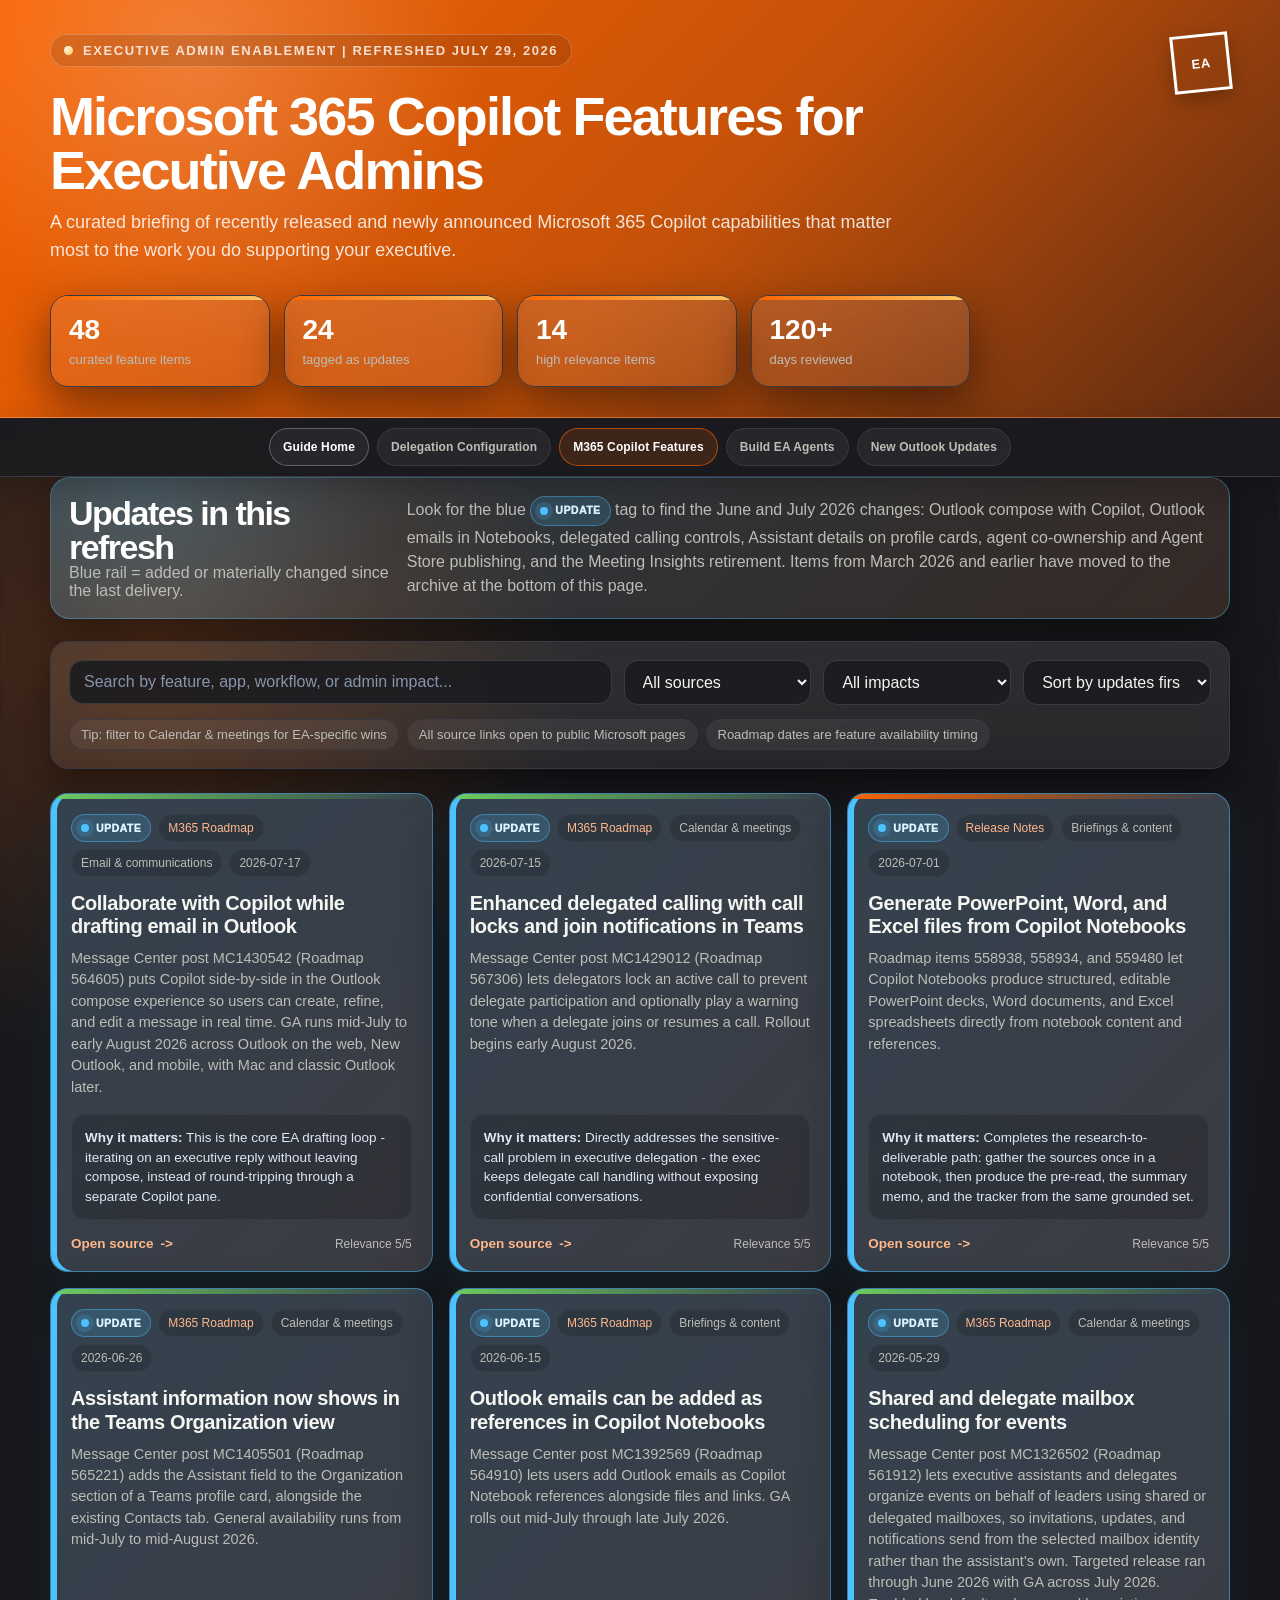
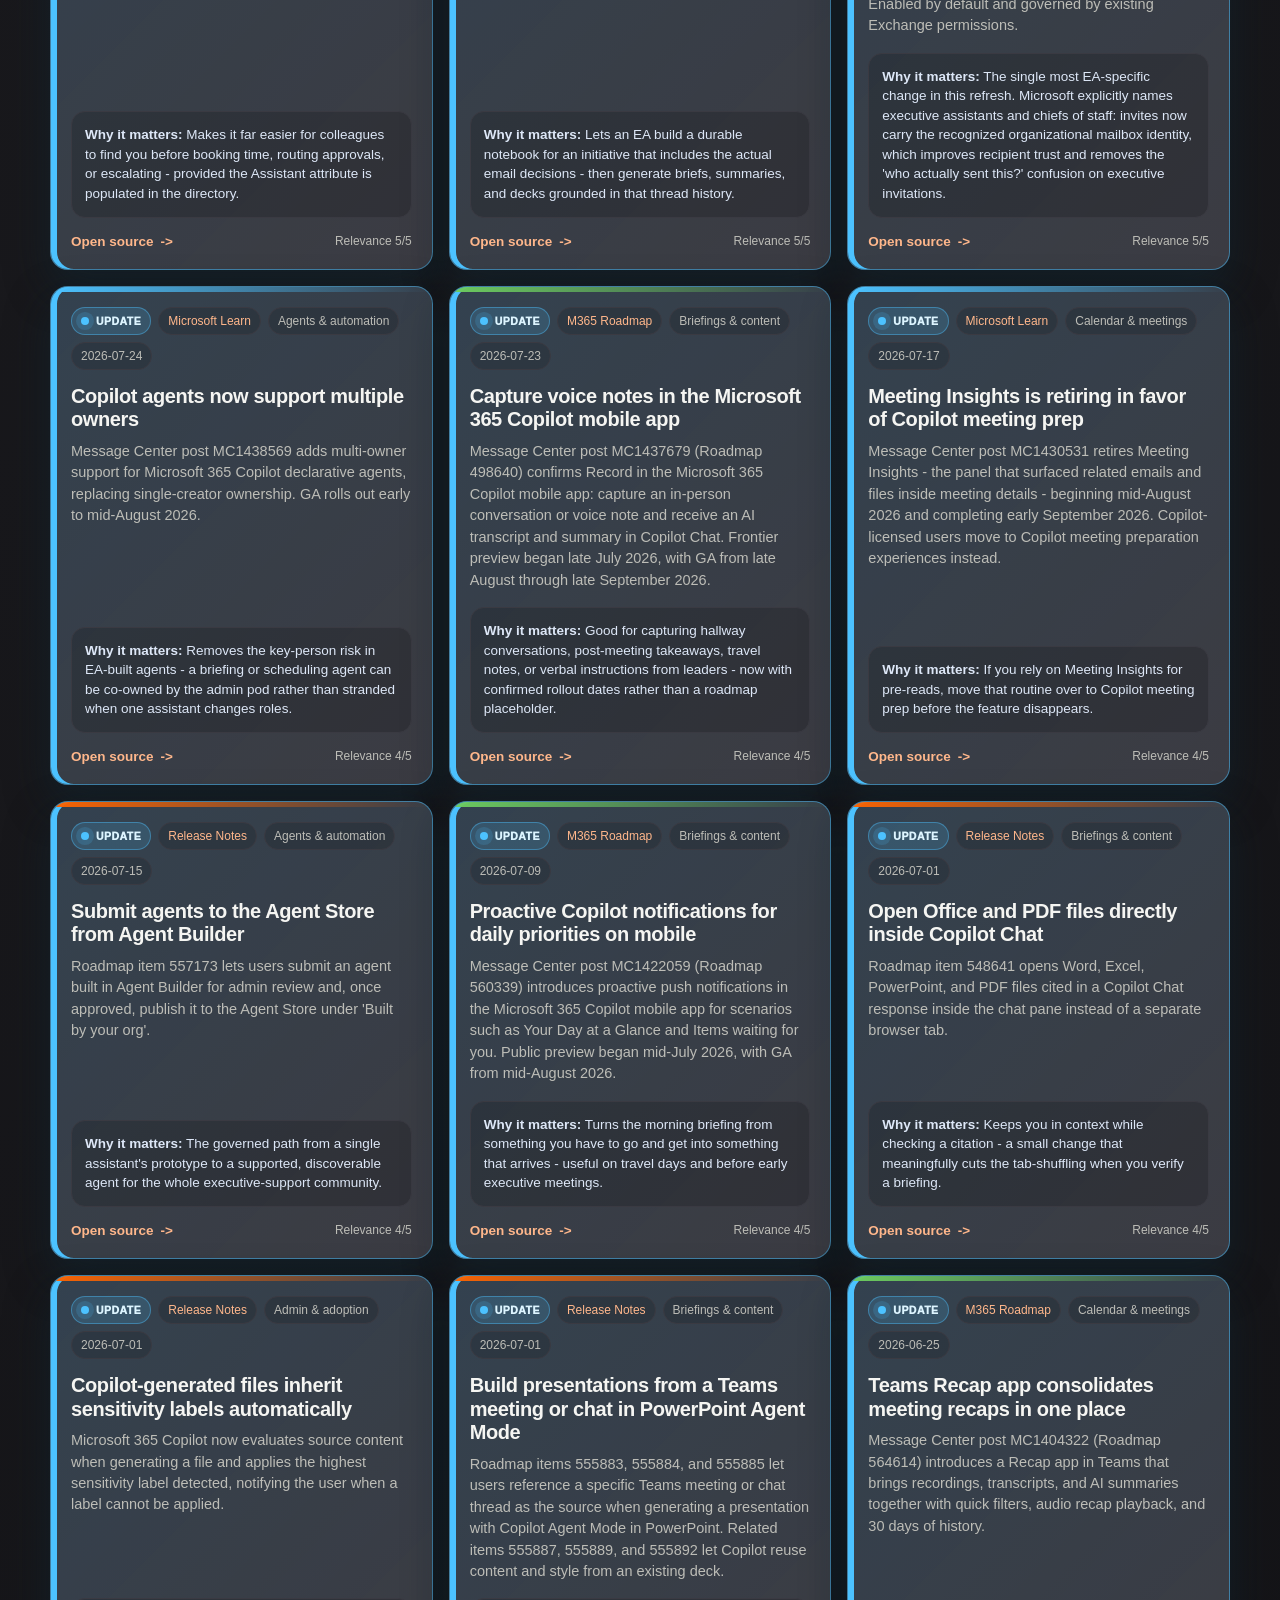
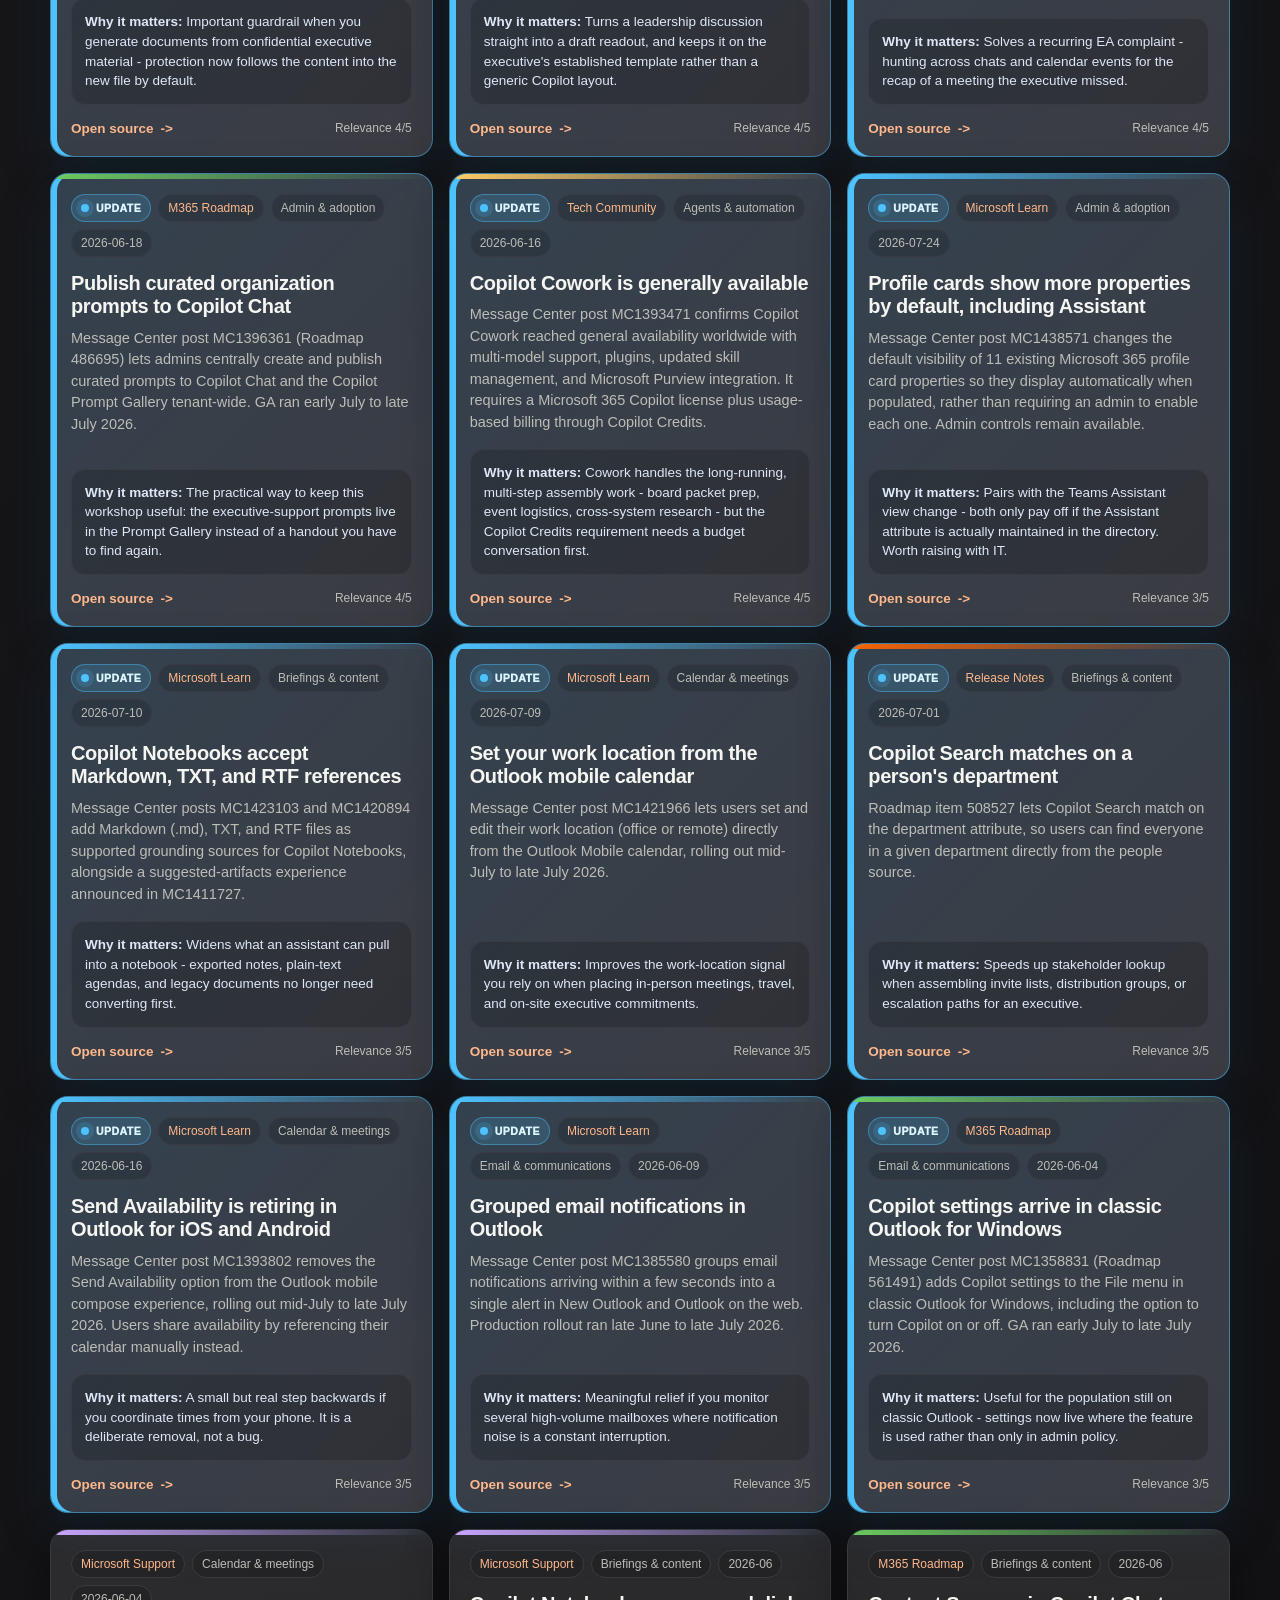
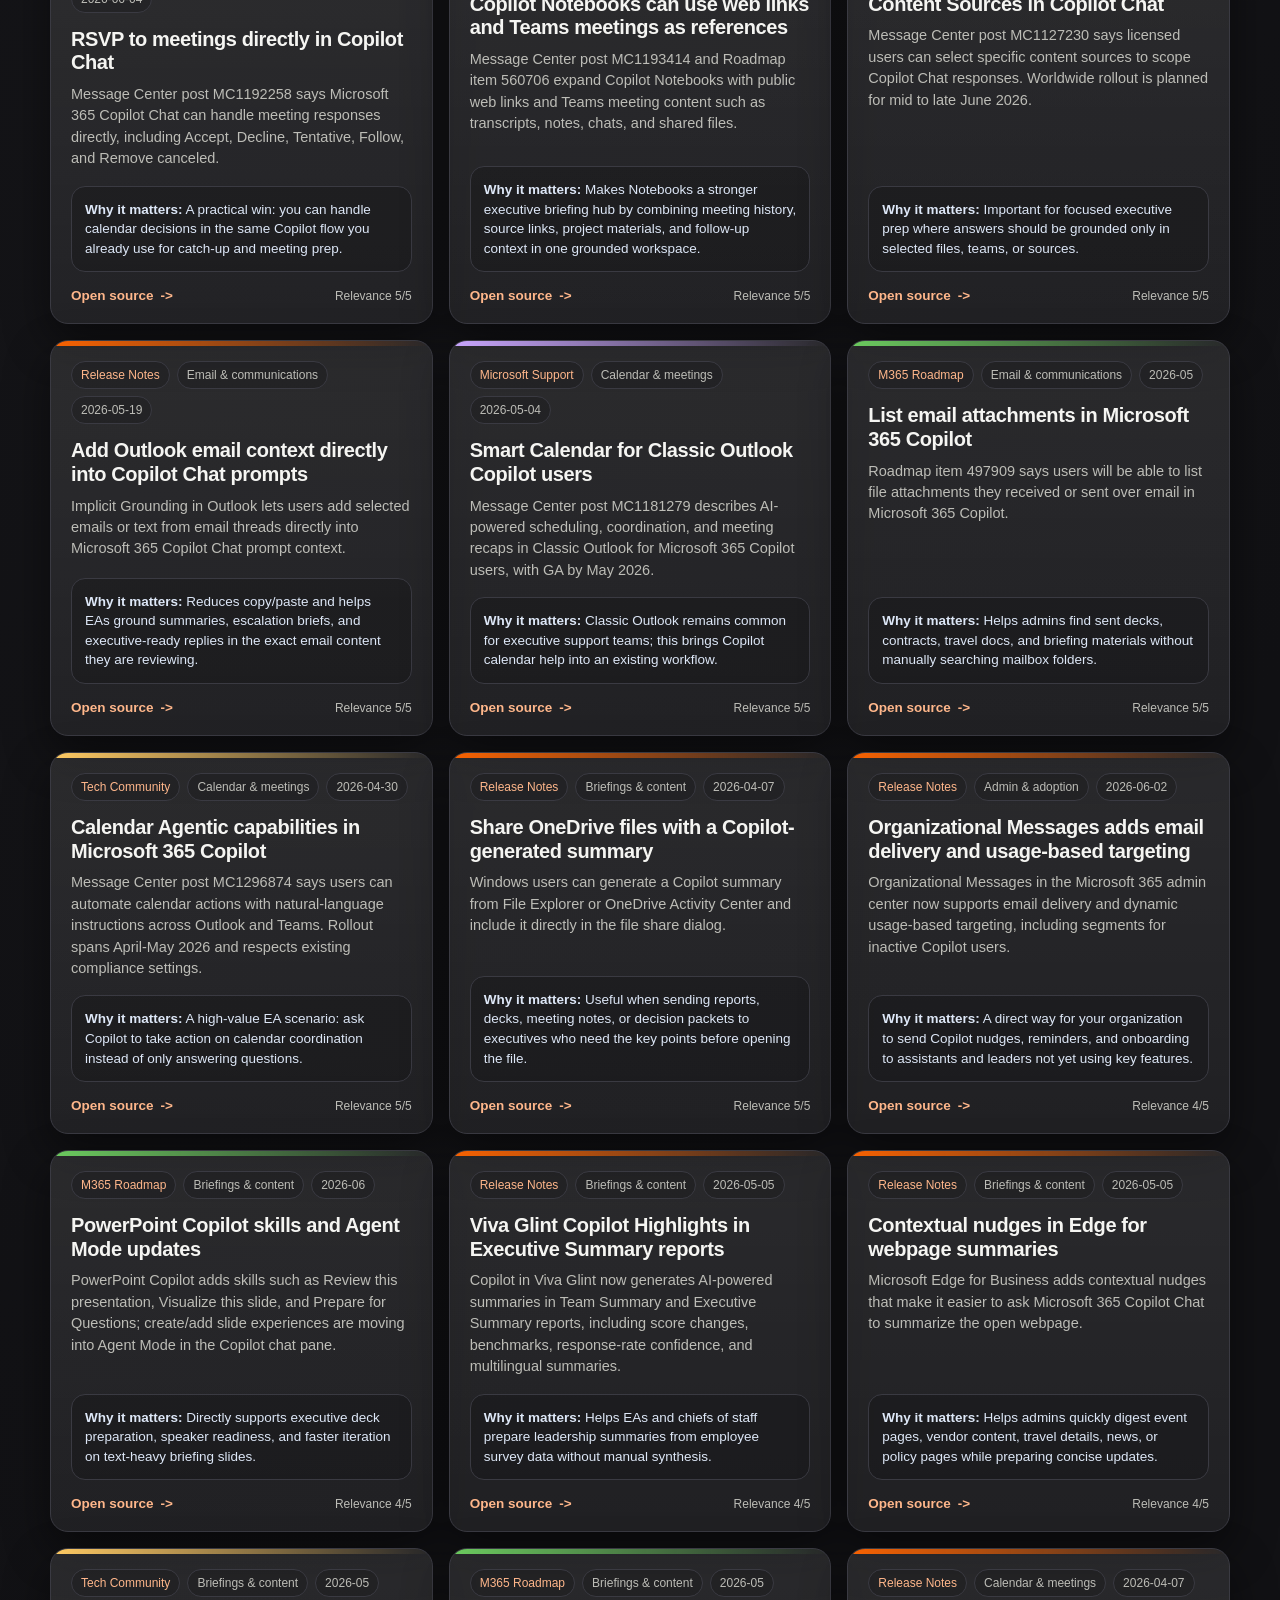
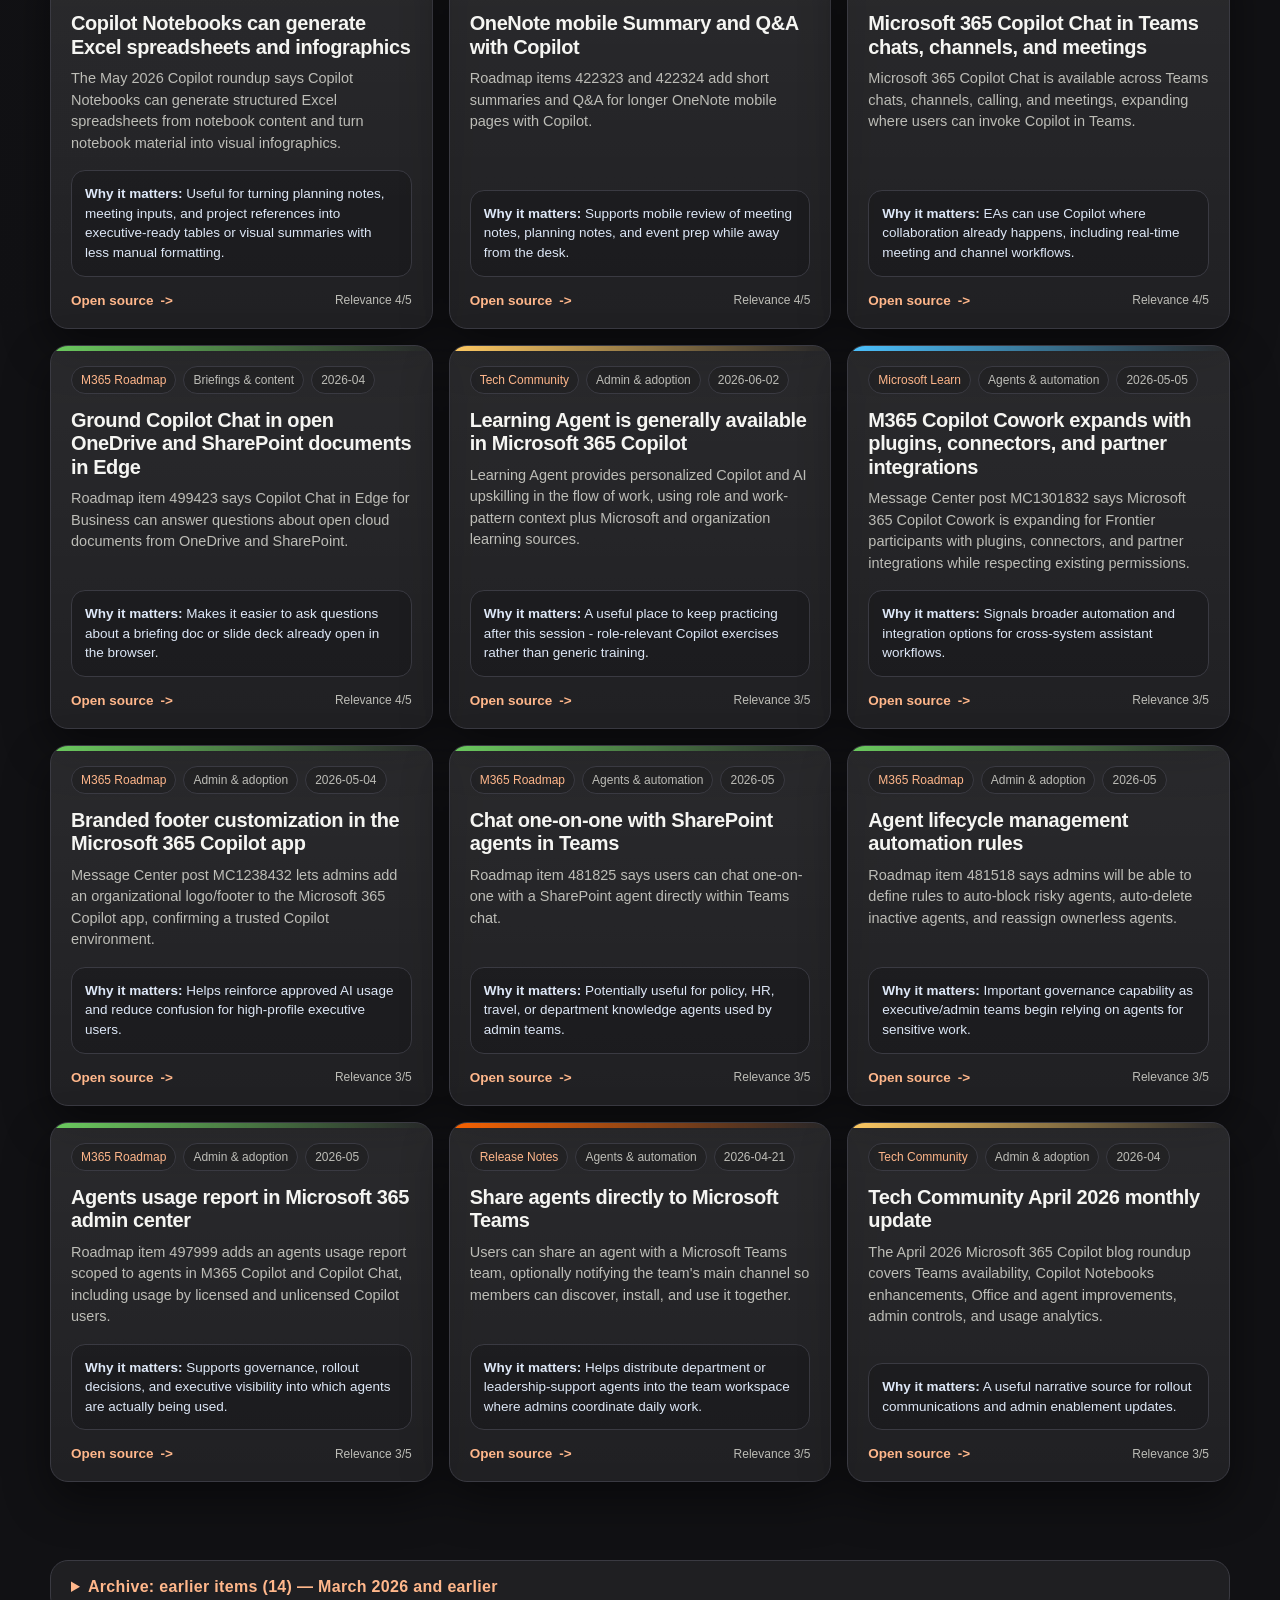
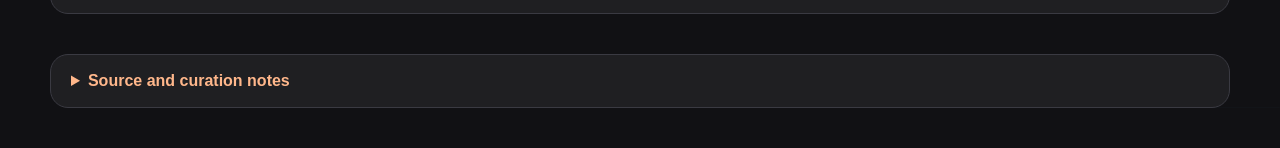
<file: m365-copilot-exec-admin-features.html>
<!doctype html>
<html lang="en">
<head>
  <meta charset="utf-8" />
  <meta name="viewport" content="width=device-width, initial-scale=1" />
  <title>Microsoft 365 Copilot Features for Executive Admins</title>
  <style>
    :root {
      --bg: #1B1B1F;
      --bg2: #111114;
      --card: rgba(255, 255, 255, 0.065);
      --card2: rgba(255, 255, 255, 0.105);
      --text: #F5F5F2;
      --muted: #BDBDB7;
      --line: rgba(255, 255, 255, 0.16);
      --border: #3A3A42;
      --orange: #F96302;
      --orange-soft: rgba(249, 99, 2, 0.16);
      --blue: #4CC2FF;
      --cyan: #4CC2FF;
      --green: #6CCB5F;
      --yellow: #FFCA63;
      --amber: #FFCA63;
      --pink: #C9A6FF;
      --purple: #C9A6FF;
      --red: #FF7A7A;
      --shadow: 0 18px 46px rgba(0, 0, 0, 0.46);
      --radius: 18px;
      font-family: "Segoe UI", Roboto, Arial, sans-serif;
    }

    * { box-sizing: border-box; }
    body {
      margin: 0;
      min-height: 100vh;
      color: var(--text);
      background:
        radial-gradient(circle at 12% 8%, rgba(249, 99, 2, 0.24), transparent 26rem),
        radial-gradient(circle at 88% 0%, rgba(76, 194, 255, 0.12), transparent 30rem),
        linear-gradient(135deg, var(--bg), var(--bg2) 72%);
    }

    a { color: inherit; }
    .wrap { width: min(1180px, calc(100vw - 36px)); margin: 0 auto; }

    header {
      padding: 34px 0 30px;
      position: relative;
      overflow: hidden;
      background:
        radial-gradient(circle at 15% 12%, rgba(255, 255, 255, 0.2), transparent 18rem),
        linear-gradient(135deg, #F96302 0%, #C45109 54%, #5B2A12 100%);
      border-bottom: 1px solid rgba(255, 255, 255, 0.18);
      box-shadow: 0 4px 14px rgba(0, 0, 0, 0.5);
    }

    .brand-row {
      display: flex;
      align-items: flex-start;
      justify-content: space-between;
      gap: 24px;
    }

    .eyebrow {
      display: inline-flex;
      gap: 10px;
      align-items: center;
      padding: 8px 13px;
      border: 1px solid rgba(255, 255, 255, 0.22);
      border-radius: 999px;
      color: rgba(255, 255, 255, 0.8);
      background: rgba(0, 0, 0, 0.12);
      backdrop-filter: blur(14px);
      font-size: 13px;
      letter-spacing: 0.12em;
      text-transform: uppercase;
      font-weight: 800;
    }

    .dot {
      width: 9px;
      height: 9px;
      border-radius: 50%;
      background: linear-gradient(135deg, #fff, var(--amber));
      box-shadow: 0 0 24px rgba(255, 202, 99, 0.62);
    }

    h1 {
      max-width: 920px;
      margin: 22px 0 12px;
      color: #fff;
      font-size: clamp(30px, 5vw, 54px);
      line-height: 1;
      letter-spacing: -0.035em;
    }

    .lead {
      max-width: 850px;
      margin: 0;
      color: rgba(255, 255, 255, 0.84);
      font-size: 18px;
      line-height: 1.55;
    }

    .suite-mark {
      width: 58px;
      height: 58px;
      border: 3px solid #fff;
      display: grid;
      place-items: center;
      font-weight: 900;
      font-size: 13px;
      line-height: 1;
      letter-spacing: 0.5px;
      transform: rotate(-6deg);
      box-shadow: 0 8px 20px rgba(0, 0, 0, 0.24);
      color: #fff;
      flex: 0 0 auto;
    }

    .hero-grid {
      display: grid;
      grid-template-columns: repeat(4, 1fr);
      gap: 14px;
      margin: 30px 0 0;
    }

    .stat {
      padding: 18px;
      border: 1px solid var(--border);
      border-radius: 18px;
      background: linear-gradient(180deg, var(--card2), var(--card));
      backdrop-filter: blur(16px);
      box-shadow: var(--shadow);
      position: relative;
      overflow: hidden;
    }

    .stat::before {
      content: "";
      position: absolute;
      inset: 0 0 auto;
      height: 4px;
      background: linear-gradient(90deg, var(--orange), var(--amber));
    }

    .stat strong {
      display: block;
      font-size: 28px;
      margin-bottom: 4px;
    }

    .stat span {
      color: var(--muted);
      font-size: 13px;
    }

    .panel {
      margin: 22px 0 24px;
      padding: 18px;
      border: 1px solid var(--border);
      border-radius: var(--radius);
      background: linear-gradient(180deg, var(--card2), var(--card));
      backdrop-filter: blur(18px);
      box-shadow: var(--shadow);
    }

    .controls {
      display: grid;
      grid-template-columns: 1.3fr repeat(3, minmax(150px, 0.45fr));
      gap: 12px;
      align-items: center;
    }

    input, select, button {
      width: 100%;
      border: 1px solid var(--border);
      border-radius: 14px;
      padding: 12px 14px;
      color: var(--text);
      background: rgba(27, 27, 31, 0.88);
      outline: none;
      font: inherit;
    }

    input::placeholder { color: #8795ad; }
    button { cursor: pointer; transition: 160ms ease; }
    button:hover { transform: translateY(-1px); background: rgba(255, 255, 255, 0.13); }

    .chips {
      display: flex;
      flex-wrap: wrap;
      gap: 8px;
      margin-top: 14px;
    }

    .chip {
      border: 1px solid var(--border);
      border-radius: 999px;
      padding: 7px 11px;
      color: var(--muted);
      background: rgba(255, 255, 255, 0.06);
      font-size: 13px;
    }

    .grid {
      display: grid;
      grid-template-columns: repeat(3, minmax(0, 1fr));
      gap: 16px;
      padding-bottom: 48px;
    }

    .card {
      display: flex;
      flex-direction: column;
      min-height: 332px;
      padding: 20px;
      border: 1px solid var(--border);
      border-radius: var(--radius);
      background: linear-gradient(180deg, var(--card2), var(--card));
      box-shadow: var(--shadow);
      position: relative;
      overflow: hidden;
    }

    .card::before {
      content: "";
      position: absolute;
      inset: 0 0 auto;
      height: 5px;
      background: linear-gradient(90deg, var(--accent), transparent);
    }

    .meta {
      display: flex;
      flex-wrap: wrap;
      gap: 7px;
      margin-bottom: 15px;
    }

    .pill {
      display: inline-flex;
      align-items: center;
      gap: 6px;
      width: fit-content;
      border: 1px solid var(--line);
      border-radius: 999px;
      padding: 6px 9px;
      color: var(--muted);
      background: rgba(0, 0, 0, 0.16);
      font-size: 12px;
      white-space: nowrap;
    }

    .source { color: #eff6ff; }
    .ReleaseNotes { --accent: var(--orange); }
    .TechCommunity { --accent: var(--amber); }
    .Roadmap { --accent: var(--green); }
    .MicrosoftLearn { --accent: var(--blue); }
    .MicrosoftSupport { --accent: var(--purple); }

    h2 {
      margin: 0 0 9px;
      font-size: 20px;
      line-height: 1.18;
      letter-spacing: -0.02em;
    }

    .summary {
      margin: 0 0 16px;
      color: var(--muted);
      line-height: 1.48;
      font-size: 14.5px;
    }

    .why {
      margin-top: auto;
      padding: 13px;
      border: 1px solid rgba(255, 255, 255, 0.12);
      border-radius: 14px;
      background: rgba(0, 0, 0, 0.18);
      color: #dde7f7;
      font-size: 13.5px;
      line-height: 1.45;
    }

    .card-footer {
      display: flex;
      justify-content: space-between;
      gap: 12px;
      align-items: center;
      margin-top: 16px;
    }

    .link {
      display: inline-flex;
      align-items: center;
      gap: 7px;
      text-decoration: none;
      color: #FFB78B;
      font-weight: 650;
      font-size: 13.5px;
    }

    .relevance {
      color: var(--muted);
      font-size: 12px;
    }

    .empty {
      grid-column: 1 / -1;
      padding: 34px;
      text-align: center;
      color: var(--muted);
      border: 1px dashed var(--border);
      border-radius: var(--radius);
      background: rgba(255, 255, 255, 0.05);
    }

    details {
      margin: 0 0 40px;
      border: 1px solid var(--border);
      border-radius: var(--radius);
      background: rgba(255, 255, 255, 0.06);
      overflow: hidden;
    }

    summary {
      padding: 17px 20px;
      cursor: pointer;
      color: #FFB78B;
      font-weight: 700;
    }

    .suite-nav {
      position: sticky;
      top: 0;
      z-index: 30;
      background: rgba(27, 27, 31, 0.94);
      backdrop-filter: blur(14px);
      border-bottom: 1px solid var(--border);
      box-shadow: 0 10px 28px rgba(0, 0, 0, 0.22);
    }

    .suite-nav-inner {
      width: min(1320px, calc(100vw - 32px));
      margin: 0 auto;
      padding: 10px 0;
      display: flex;
      gap: 8px;
      align-items: center;
      justify-content: center;
      flex-wrap: wrap;
    }

    .suite-nav a {
      display: inline-flex;
      align-items: center;
      justify-content: center;
      min-height: 38px;
      padding: 8px 13px;
      border: 1px solid var(--border);
      border-radius: 999px;
      background: #26262B;
      color: var(--muted);
      font-size: 12px;
      font-weight: 800;
      text-decoration: none;
      letter-spacing: 0.01em;
    }

    .suite-nav a:hover,
    .suite-nav a[aria-current="page"] {
      color: #fff;
      border-color: rgba(249, 99, 2, 0.62);
      background: var(--orange-soft);
      text-decoration: none;
    }

    .suite-nav .suite-home {
      border-color: rgba(255, 255, 255, 0.28);
      color: #fff;
    }

    .method {
      padding: 0 20px 18px;
      color: var(--muted);
      line-height: 1.55;
      font-size: 14px;
    }

    @media (max-width: 980px) {
      .grid { grid-template-columns: repeat(2, minmax(0, 1fr)); }
      .hero-grid { grid-template-columns: repeat(2, 1fr); }
      .controls { grid-template-columns: 1fr 1fr; }
      .brand-row { flex-direction: column; }
    }

    @media (max-width: 640px) {
      .grid, .hero-grid, .controls { grid-template-columns: 1fr; }
      header { padding-top: 34px; }
      .card { min-height: auto; }
    }
  </style>
  <link rel="stylesheet" href="shared-brand.css">
</head>
<body>
  <header>
    <div class="wrap brand-row">
      <div>
        <div class="eyebrow"><span class="dot"></span> Executive admin enablement | Refreshed July 29, 2026</div>
        <h1>Microsoft 365 Copilot Features for Executive Admins</h1>
        <p class="lead">A curated briefing of recently released and newly announced Microsoft 365 Copilot capabilities that matter most to the work you do supporting your executive.</p>
        <div class="hero-grid">
          <div class="stat"><strong id="statItems">0</strong><span>curated feature items</span></div>
          <div class="stat"><strong id="statUpdates">0</strong><span>tagged as updates</span></div>
          <div class="stat"><strong id="statTop">0</strong><span>high relevance items</span></div>
          <div class="stat"><strong>120+</strong><span>days reviewed</span></div>
        </div>
      </div>
      <div class="suite-mark">EA</div>
    </div>
  </header>

  <nav class="suite-nav" aria-label="Executive admin guide navigation">
    <div class="suite-nav-inner">
      <a class="suite-home" href="index.html">Guide Home</a>
      <a href="exec-ea-delegation-config-guide2.html">Delegation Configuration</a>
      <a href="m365-copilot-exec-admin-features.html" aria-current="page">M365 Copilot Features</a>
      <a href="m365-copilot-agent-builder-ea-agents.html">Build EA Agents</a>
      <a href="new-outlook-ea-updates.html">New Outlook Updates</a>
    </div>
  </nav>

  <main class="wrap">
    <section class="update-brief" aria-label="Updates in this refresh">
      <div>
        <strong>Updates in this refresh</strong>
        <span>Blue rail = added or materially changed since the last delivery.</span>
      </div>
      <p>Look for the blue <span class="session-stamp">Update</span> tag to find the June and July 2026 changes: Outlook compose with Copilot, Outlook emails in Notebooks, delegated calling controls, Assistant details on profile cards, agent co-ownership and Agent Store publishing, and the Meeting Insights retirement. Items from March 2026 and earlier have moved to the archive at the bottom of this page.</p>
    </section>

    <section class="panel" aria-label="Filters">
      <div class="controls">
        <input id="search" type="search" placeholder="Search by feature, app, workflow, or admin impact..." />
        <select id="source">
          <option value="all">All sources</option>
          <option value="Release Notes">Release Notes</option>
          <option value="Tech Community">Tech Community</option>
          <option value="M365 Roadmap">M365 Roadmap</option>
          <option value="Microsoft Learn">Microsoft Learn</option>
          <option value="Microsoft Support">Microsoft Support</option>
        </select>
        <select id="impact">
          <option value="all">All impacts</option>
          <option value="Calendar & meetings">Calendar & meetings</option>
          <option value="Email & communications">Email & communications</option>
          <option value="Briefings & content">Briefings & content</option>
          <option value="Admin & adoption">Admin & adoption</option>
          <option value="Agents & automation">Agents & automation</option>
        </select>
        <select id="sort">
          <option value="update">Sort by updates first</option>
          <option value="relevance">Sort by relevance</option>
          <option value="date">Sort by date</option>
          <option value="source">Sort by source</option>
        </select>
      </div>
      <div class="chips">
        <span class="chip">Tip: filter to Calendar &amp; meetings for EA-specific wins</span>
        <span class="chip">All source links open to public Microsoft pages</span>
        <span class="chip">Roadmap dates are feature availability timing</span>
      </div>
    </section>

    <section id="cards" class="grid" aria-live="polite"></section>

    <details class="archive-block">
      <summary>Archive: earlier items (<span id="archiveCount">0</span>) — March 2026 and earlier</summary>
      <div class="method">
        <p>These items were covered in previous deliveries of this session. They are retained for reference but de-prioritized: most have completed rollout, and they are excluded from the counts, filters, and sorting above.</p>
      </div>
      <div id="archiveCards" class="grid"></div>
    </details>

    <details>
      <summary>Source and curation notes</summary>
      <div class="method">
        <p>This page combines: Microsoft 365 Copilot release notes, Microsoft 365 Copilot Tech Community blog posts, M365 Roadmap items returned by Microsoft Release Communications, and Microsoft Learn or Support pages. Message Center announcements used during curation are cited by ID in summaries but linked to public Microsoft alternatives.</p>
        <p>Items were selected for relevance to executive admin workflows: calendar coordination, meeting prep and recap, inbox triage, executive briefings, presentation/document creation, delegated work, adoption analytics, governance, and agent automation. Some roadmap items are announced or rolling out inside the review window rather than fully available to every tenant.</p>
      </div>
    </details>
  </main>

  <script>
    const items = [
      {
        title: "Shared and delegate mailbox scheduling for events",
        date: "2026-05-29",
        source: "M365 Roadmap",
        impact: "Calendar & meetings",
        relevance: 5,
        isUpdate: true,
        summary: "Message Center post MC1326502 (Roadmap 561912) lets executive assistants and delegates organize events on behalf of leaders using shared or delegated mailboxes, so invitations, updates, and notifications send from the selected mailbox identity rather than the assistant's own. Targeted release ran through June 2026 with GA across July 2026. Enabled by default and governed by existing Exchange permissions.",
        why: "The single most EA-specific change in this refresh. Microsoft explicitly names executive assistants and chiefs of staff: invites now carry the recognized organizational mailbox identity, which improves recipient trust and removes the 'who actually sent this?' confusion on executive invitations.",
        link: "https://www.microsoft.com/en-us/microsoft-365/roadmap?searchterms=561912"
      },
      {
        title: "Assistant information now shows in the Teams Organization view",
        date: "2026-06-26",
        source: "M365 Roadmap",
        impact: "Calendar & meetings",
        relevance: 5,
        isUpdate: true,
        summary: "Message Center post MC1405501 (Roadmap 565221) adds the Assistant field to the Organization section of a Teams profile card, alongside the existing Contacts tab. General availability runs from mid-July to mid-August 2026.",
        why: "Makes it far easier for colleagues to find you before booking time, routing approvals, or escalating - provided the Assistant attribute is populated in the directory.",
        link: "https://www.microsoft.com/en-us/microsoft-365/roadmap?searchterms=565221"
      },
      {
        title: "Collaborate with Copilot while drafting email in Outlook",
        date: "2026-07-17",
        source: "M365 Roadmap",
        impact: "Email & communications",
        relevance: 5,
        isUpdate: true,
        summary: "Message Center post MC1430542 (Roadmap 564605) puts Copilot side-by-side in the Outlook compose experience so users can create, refine, and edit a message in real time. GA runs mid-July to early August 2026 across Outlook on the web, New Outlook, and mobile, with Mac and classic Outlook later.",
        why: "This is the core EA drafting loop - iterating on an executive reply without leaving compose, instead of round-tripping through a separate Copilot pane.",
        link: "https://www.microsoft.com/en-us/microsoft-365/roadmap?searchterms=564605"
      },
      {
        title: "Outlook emails can be added as references in Copilot Notebooks",
        date: "2026-06-15",
        source: "M365 Roadmap",
        impact: "Briefings & content",
        relevance: 5,
        isUpdate: true,
        summary: "Message Center post MC1392569 (Roadmap 564910) lets users add Outlook emails as Copilot Notebook references alongside files and links. GA rolls out mid-July through late July 2026.",
        why: "Lets an EA build a durable notebook for an initiative that includes the actual email decisions - then generate briefs, summaries, and decks grounded in that thread history.",
        link: "https://www.microsoft.com/en-us/microsoft-365/roadmap?searchterms=564910"
      },
      {
        title: "Generate PowerPoint, Word, and Excel files from Copilot Notebooks",
        date: "2026-07-01",
        source: "Release Notes",
        impact: "Briefings & content",
        relevance: 5,
        isUpdate: true,
        summary: "Roadmap items 558938, 558934, and 559480 let Copilot Notebooks produce structured, editable PowerPoint decks, Word documents, and Excel spreadsheets directly from notebook content and references.",
        why: "Completes the research-to-deliverable path: gather the sources once in a notebook, then produce the pre-read, the summary memo, and the tracker from the same grounded set.",
        link: "https://www.microsoft.com/en-us/microsoft-365/roadmap?searchterms=558938"
      },
      {
        title: "Enhanced delegated calling with call locks and join notifications in Teams",
        date: "2026-07-15",
        source: "M365 Roadmap",
        impact: "Calendar & meetings",
        relevance: 5,
        isUpdate: true,
        summary: "Message Center post MC1429012 (Roadmap 567306) lets delegators lock an active call to prevent delegate participation and optionally play a warning tone when a delegate joins or resumes a call. Rollout begins early August 2026.",
        why: "Directly addresses the sensitive-call problem in executive delegation - the exec keeps delegate call handling without exposing confidential conversations.",
        link: "https://www.microsoft.com/en-us/microsoft-365/roadmap?searchterms=567306"
      },
      {
        title: "Meeting Insights is retiring in favor of Copilot meeting prep",
        date: "2026-07-17",
        source: "Microsoft Learn",
        impact: "Calendar & meetings",
        relevance: 4,
        isUpdate: true,
        summary: "Message Center post MC1430531 retires Meeting Insights - the panel that surfaced related emails and files inside meeting details - beginning mid-August 2026 and completing early September 2026. Copilot-licensed users move to Copilot meeting preparation experiences instead.",
        why: "If you rely on Meeting Insights for pre-reads, move that routine over to Copilot meeting prep before the feature disappears.",
        link: "https://learn.microsoft.com/en-us/microsoft-365/copilot/release-notes"
      },
      {
        title: "Publish curated organization prompts to Copilot Chat",
        date: "2026-06-18",
        source: "M365 Roadmap",
        impact: "Admin & adoption",
        relevance: 4,
        isUpdate: true,
        summary: "Message Center post MC1396361 (Roadmap 486695) lets admins centrally create and publish curated prompts to Copilot Chat and the Copilot Prompt Gallery tenant-wide. GA ran early July to late July 2026.",
        why: "The practical way to keep this workshop useful: the executive-support prompts live in the Prompt Gallery instead of a handout you have to find again.",
        link: "https://www.microsoft.com/en-us/microsoft-365/roadmap?searchterms=486695"
      },
      {
        title: "Copilot agents now support multiple owners",
        date: "2026-07-24",
        source: "Microsoft Learn",
        impact: "Agents & automation",
        relevance: 4,
        isUpdate: true,
        summary: "Message Center post MC1438569 adds multi-owner support for Microsoft 365 Copilot declarative agents, replacing single-creator ownership. GA rolls out early to mid-August 2026.",
        why: "Removes the key-person risk in EA-built agents - a briefing or scheduling agent can be co-owned by the admin pod rather than stranded when one assistant changes roles.",
        link: "https://learn.microsoft.com/en-us/microsoft-365/copilot/release-notes"
      },
      {
        title: "Proactive Copilot notifications for daily priorities on mobile",
        date: "2026-07-09",
        source: "M365 Roadmap",
        impact: "Briefings & content",
        relevance: 4,
        isUpdate: true,
        summary: "Message Center post MC1422059 (Roadmap 560339) introduces proactive push notifications in the Microsoft 365 Copilot mobile app for scenarios such as Your Day at a Glance and Items waiting for you. Public preview began mid-July 2026, with GA from mid-August 2026.",
        why: "Turns the morning briefing from something you have to go and get into something that arrives - useful on travel days and before early executive meetings.",
        link: "https://www.microsoft.com/en-us/microsoft-365/roadmap?searchterms=560339"
      },
      {
        title: "Submit agents to the Agent Store from Agent Builder",
        date: "2026-07-15",
        source: "Release Notes",
        impact: "Agents & automation",
        relevance: 4,
        isUpdate: true,
        summary: "Roadmap item 557173 lets users submit an agent built in Agent Builder for admin review and, once approved, publish it to the Agent Store under 'Built by your org'.",
        why: "The governed path from a single assistant's prototype to a supported, discoverable agent for the whole executive-support community.",
        link: "https://www.microsoft.com/en-us/microsoft-365/roadmap?searchterms=557173"
      },
      {
        title: "Copilot Cowork is generally available",
        date: "2026-06-16",
        source: "Tech Community",
        impact: "Agents & automation",
        relevance: 4,
        isUpdate: true,
        summary: "Message Center post MC1393471 confirms Copilot Cowork reached general availability worldwide with multi-model support, plugins, updated skill management, and Microsoft Purview integration. It requires a Microsoft 365 Copilot license plus usage-based billing through Copilot Credits.",
        why: "Cowork handles the long-running, multi-step assembly work - board packet prep, event logistics, cross-system research - but the Copilot Credits requirement needs a budget conversation first.",
        link: "https://www.microsoft.com/en-us/microsoft-365/blog/2026/06/16/copilot-cowork-is-now-generally-available/"
      },
      {
        title: "Open Office and PDF files directly inside Copilot Chat",
        date: "2026-07-01",
        source: "Release Notes",
        impact: "Briefings & content",
        relevance: 4,
        isUpdate: true,
        summary: "Roadmap item 548641 opens Word, Excel, PowerPoint, and PDF files cited in a Copilot Chat response inside the chat pane instead of a separate browser tab.",
        why: "Keeps you in context while checking a citation - a small change that meaningfully cuts the tab-shuffling when you verify a briefing.",
        link: "https://www.microsoft.com/en-us/microsoft-365/roadmap?searchterms=548641"
      },
      {
        title: "Copilot-generated files inherit sensitivity labels automatically",
        date: "2026-07-01",
        source: "Release Notes",
        impact: "Admin & adoption",
        relevance: 4,
        isUpdate: true,
        summary: "Microsoft 365 Copilot now evaluates source content when generating a file and applies the highest sensitivity label detected, notifying the user when a label cannot be applied.",
        why: "Important guardrail when you generate documents from confidential executive material - protection now follows the content into the new file by default.",
        link: "https://learn.microsoft.com/en-us/microsoft-365/copilot/release-notes"
      },
      {
        title: "Build presentations from a Teams meeting or chat in PowerPoint Agent Mode",
        date: "2026-07-01",
        source: "Release Notes",
        impact: "Briefings & content",
        relevance: 4,
        isUpdate: true,
        summary: "Roadmap items 555883, 555884, and 555885 let users reference a specific Teams meeting or chat thread as the source when generating a presentation with Copilot Agent Mode in PowerPoint. Related items 555887, 555889, and 555892 let Copilot reuse content and style from an existing deck.",
        why: "Turns a leadership discussion straight into a draft readout, and keeps it on the executive's established template rather than a generic Copilot layout.",
        link: "https://www.microsoft.com/en-us/microsoft-365/roadmap?searchterms=555884"
      },
      {
        title: "Teams Recap app consolidates meeting recaps in one place",
        date: "2026-06-25",
        source: "M365 Roadmap",
        impact: "Calendar & meetings",
        relevance: 4,
        isUpdate: true,
        summary: "Message Center post MC1404322 (Roadmap 564614) introduces a Recap app in Teams that brings recordings, transcripts, and AI summaries together with quick filters, audio recap playback, and 30 days of history.",
        why: "Solves a recurring EA complaint - hunting across chats and calendar events for the recap of a meeting the executive missed.",
        link: "https://www.microsoft.com/en-us/microsoft-365/roadmap?searchterms=564614"
      },
      {
        title: "Copilot Notebooks accept Markdown, TXT, and RTF references",
        date: "2026-07-10",
        source: "Microsoft Learn",
        impact: "Briefings & content",
        relevance: 3,
        isUpdate: true,
        summary: "Message Center posts MC1423103 and MC1420894 add Markdown (.md), TXT, and RTF files as supported grounding sources for Copilot Notebooks, alongside a suggested-artifacts experience announced in MC1411727.",
        why: "Widens what an assistant can pull into a notebook - exported notes, plain-text agendas, and legacy documents no longer need converting first.",
        link: "https://learn.microsoft.com/en-us/microsoft-365/copilot/release-notes"
      },
      {
        title: "Grouped email notifications in Outlook",
        date: "2026-06-09",
        source: "Microsoft Learn",
        impact: "Email & communications",
        relevance: 3,
        isUpdate: true,
        summary: "Message Center post MC1385580 groups email notifications arriving within a few seconds into a single alert in New Outlook and Outlook on the web. Production rollout ran late June to late July 2026.",
        why: "Meaningful relief if you monitor several high-volume mailboxes where notification noise is a constant interruption.",
        link: "https://learn.microsoft.com/en-us/microsoft-365/copilot/release-notes"
      },
      {
        title: "Send Availability is retiring in Outlook for iOS and Android",
        date: "2026-06-16",
        source: "Microsoft Learn",
        impact: "Calendar & meetings",
        relevance: 3,
        isUpdate: true,
        summary: "Message Center post MC1393802 removes the Send Availability option from the Outlook mobile compose experience, rolling out mid-July to late July 2026. Users share availability by referencing their calendar manually instead.",
        why: "A small but real step backwards if you coordinate times from your phone. It is a deliberate removal, not a bug.",
        link: "https://learn.microsoft.com/en-us/microsoft-365/copilot/release-notes"
      },
      {
        title: "Copilot settings arrive in classic Outlook for Windows",
        date: "2026-06-04",
        source: "M365 Roadmap",
        impact: "Email & communications",
        relevance: 3,
        isUpdate: true,
        summary: "Message Center post MC1358831 (Roadmap 561491) adds Copilot settings to the File menu in classic Outlook for Windows, including the option to turn Copilot on or off. GA ran early July to late July 2026.",
        why: "Useful for the population still on classic Outlook - settings now live where the feature is used rather than only in admin policy.",
        link: "https://www.microsoft.com/en-us/microsoft-365/roadmap?searchterms=561491"
      },
      {
        title: "Set your work location from the Outlook mobile calendar",
        date: "2026-07-09",
        source: "Microsoft Learn",
        impact: "Calendar & meetings",
        relevance: 3,
        isUpdate: true,
        summary: "Message Center post MC1421966 lets users set and edit their work location (office or remote) directly from the Outlook Mobile calendar, rolling out mid-July to late July 2026.",
        why: "Improves the work-location signal you rely on when placing in-person meetings, travel, and on-site executive commitments.",
        link: "https://learn.microsoft.com/en-us/microsoft-365/copilot/release-notes"
      },
      {
        title: "Copilot Search matches on a person's department",
        date: "2026-07-01",
        source: "Release Notes",
        impact: "Briefings & content",
        relevance: 3,
        isUpdate: true,
        summary: "Roadmap item 508527 lets Copilot Search match on the department attribute, so users can find everyone in a given department directly from the people source.",
        why: "Speeds up stakeholder lookup when assembling invite lists, distribution groups, or escalation paths for an executive.",
        link: "https://www.microsoft.com/en-us/microsoft-365/roadmap?searchterms=508527"
      },
      {
        title: "Profile cards show more properties by default, including Assistant",
        date: "2026-07-24",
        source: "Microsoft Learn",
        impact: "Admin & adoption",
        relevance: 3,
        isUpdate: true,
        summary: "Message Center post MC1438571 changes the default visibility of 11 existing Microsoft 365 profile card properties so they display automatically when populated, rather than requiring an admin to enable each one. Admin controls remain available.",
        why: "Pairs with the Teams Assistant view change - both only pay off if the Assistant attribute is actually maintained in the directory. Worth raising with IT.",
        link: "https://learn.microsoft.com/en-us/microsoft-365/copilot/release-notes"
      },
      {
        title: "Delegates can search another user's meetings in Copilot Chat",
        date: "2026-03-24",
        archived: true,
        source: "Release Notes",
        impact: "Calendar & meetings",
        relevance: 5,
        summary: "Delegates with calendar access can use Copilot Chat to search for meetings on behalf of the person whose calendar they manage, including upcoming meetings, attendees, topics, and details.",
        why: "Directly relevant when you manage a leader calendar - less manual Outlook navigation and faster meeting prep.",
        link: "https://learn.microsoft.com/en-us/microsoft-365/copilot/release-notes"
      },
      {
        title: "Calendar Agentic capabilities in Microsoft 365 Copilot",
        date: "2026-04-30",
        source: "Tech Community",
        impact: "Calendar & meetings",
        relevance: 5,
        summary: "Message Center post MC1296874 says users can automate calendar actions with natural-language instructions across Outlook and Teams. Rollout spans April-May 2026 and respects existing compliance settings.",
        why: "A high-value EA scenario: ask Copilot to take action on calendar coordination instead of only answering questions.",
        link: "https://techcommunity.microsoft.com/blog/outlook/copilot-in-outlook-new-agentic-experiences-for-email-and-calendar/4514601"
      },
      {
        title: "Smart Calendar for Classic Outlook Copilot users",
        date: "2026-05-04",
        source: "Microsoft Support",
        impact: "Calendar & meetings",
        relevance: 5,
        summary: "Message Center post MC1181279 describes AI-powered scheduling, coordination, and meeting recaps in Classic Outlook for Microsoft 365 Copilot users, with GA by May 2026.",
        why: "Classic Outlook remains common for executive support teams; this brings Copilot calendar help into an existing workflow.",
        link: "https://support.microsoft.com/en-US/Outlook/copilot-outlook/create-a-meeting-agenda-with-copilot-in-outlook"
      },
      {
        title: "RSVP to meetings directly in Copilot Chat",
        date: "2026-06-04",
        source: "Microsoft Support",
        impact: "Calendar & meetings",
        relevance: 5,
        summary: "Message Center post MC1192258 says Microsoft 365 Copilot Chat can handle meeting responses directly, including Accept, Decline, Tentative, Follow, and Remove canceled.",
        why: "A practical win: you can handle calendar decisions in the same Copilot flow you already use for catch-up and meeting prep.",
        link: "https://support.microsoft.com/en-US/Outlook/calendar-instructions-in-outlook-and-copilot"
      },
      {
        title: "Search for meetings by organizer in Copilot Chat",
        date: "2026-03-10",
        archived: true,
        source: "Release Notes",
        impact: "Calendar & meetings",
        relevance: 5,
        summary: "Copilot Chat can search your calendar for meetings organized by a specific person and answer prompts like finding next week's meetings or summarizing recent action items from meetings by an organizer.",
        why: "Useful for preparing leaders for recurring stakeholder meetings or quickly finding decision history tied to a specific organizer.",
        link: "https://learn.microsoft.com/en-us/microsoft-365/copilot/release-notes"
      },
      {
        title: "Catch up on important emails in Copilot Chat",
        date: "2026-03",
        archived: true,
        source: "M365 Roadmap",
        impact: "Email & communications",
        relevance: 5,
        summary: "Roadmap item 494515 says Copilot Chat highlights important and actionable emails, including messages from managers, leadership, top collaborators, or messages containing tasks.",
        why: "A practical inbox triage aid for executive admins who need to surface high-priority messages and action items quickly.",
        link: "https://www.microsoft.com/en-us/microsoft-365/roadmap?searchterms=494515"
      },
      {
        title: "Add Outlook email context directly into Copilot Chat prompts",
        date: "2026-05-19",
        source: "Release Notes",
        impact: "Email & communications",
        relevance: 5,
        summary: "Implicit Grounding in Outlook lets users add selected emails or text from email threads directly into Microsoft 365 Copilot Chat prompt context.",
        why: "Reduces copy/paste and helps EAs ground summaries, escalation briefs, and executive-ready replies in the exact email content they are reviewing.",
        link: "https://learn.microsoft.com/en-us/microsoft-365/copilot/release-notes"
      },
      {
        title: "List email attachments in Microsoft 365 Copilot",
        date: "2026-05",
        source: "M365 Roadmap",
        impact: "Email & communications",
        relevance: 5,
        summary: "Roadmap item 497909 says users will be able to list file attachments they received or sent over email in Microsoft 365 Copilot.",
        why: "Helps admins find sent decks, contracts, travel docs, and briefing materials without manually searching mailbox folders.",
        link: "https://www.microsoft.com/en-us/microsoft-365/roadmap?searchterms=497909"
      },
      {
        title: "Copilot Notebooks adds SharePoint grounding, group sharing, Word/PowerPoint agents, and mind maps",
        date: "2026-03-17",
        archived: true,
        source: "Tech Community",
        impact: "Briefings & content",
        relevance: 5,
        summary: "Message Center post MC1254552 says Copilot Notebooks features include chat interactivity, study guides, SharePoint grounding, PowerPoint and Word agents, group sharing, and mind maps, rolling out from late March with GA by June.",
        why: "Strong fit for executive briefing books, project notebooks, reusable prep hubs, and turning collected notes into polished outputs.",
        link: "https://techcommunity.microsoft.com/blog/microsoft365copilotblog/meet-the-updated-copilot-notebooks-experience-your-home-for-understanding-work-p/4501383"
      },
      {
        title: "Copilot Notebooks can use web links and Teams meetings as references",
        date: "2026-06",
        source: "Microsoft Support",
        impact: "Briefings & content",
        relevance: 5,
        summary: "Message Center post MC1193414 and Roadmap item 560706 expand Copilot Notebooks with public web links and Teams meeting content such as transcripts, notes, chats, and shared files.",
        why: "Makes Notebooks a stronger executive briefing hub by combining meeting history, source links, project materials, and follow-up context in one grounded workspace.",
        link: "https://support.microsoft.com/en-us/Microsoft-365-Copilot/add-references-to-your-microsoft-365-copilot-notebook"
      },
      {
        title: "Copilot Notebooks can generate Excel spreadsheets and infographics",
        date: "2026-05",
        source: "Tech Community",
        impact: "Briefings & content",
        relevance: 4,
        summary: "The May 2026 Copilot roundup says Copilot Notebooks can generate structured Excel spreadsheets from notebook content and turn notebook material into visual infographics.",
        why: "Useful for turning planning notes, meeting inputs, and project references into executive-ready tables or visual summaries with less manual formatting.",
        link: "https://techcommunity.microsoft.com/t5/microsoft-365-copilot-blog/what-s-new-in-microsoft-365-copilot-may-2026/ba-p/4522010"
      },
      {
        title: "Share OneDrive files with a Copilot-generated summary",
        date: "2026-04-07",
        source: "Release Notes",
        impact: "Briefings & content",
        relevance: 5,
        summary: "Windows users can generate a Copilot summary from File Explorer or OneDrive Activity Center and include it directly in the file share dialog.",
        why: "Useful when sending reports, decks, meeting notes, or decision packets to executives who need the key points before opening the file.",
        link: "https://learn.microsoft.com/en-us/microsoft-365/copilot/release-notes"
      },
      {
        title: "Generate PowerPoint from a Copilot page",
        date: "2026-03",
        archived: true,
        source: "Release Notes",
        impact: "Briefings & content",
        relevance: 5,
        summary: "Copilot can generate a PowerPoint presentation grounded on a Copilot page so users can quickly turn organized page content into slides.",
        why: "A direct time-saver for turning leader notes, launch plans, QBR outlines, or briefing content into an executive-ready deck draft.",
        link: "https://learn.microsoft.com/en-us/microsoft-365/copilot/release-notes"
      },
      {
        title: "Viva Glint Copilot Highlights in Executive Summary reports",
        date: "2026-05-05",
        source: "Release Notes",
        impact: "Briefings & content",
        relevance: 4,
        summary: "Copilot in Viva Glint now generates AI-powered summaries in Team Summary and Executive Summary reports, including score changes, benchmarks, response-rate confidence, and multilingual summaries.",
        why: "Helps EAs and chiefs of staff prepare leadership summaries from employee survey data without manual synthesis.",
        link: "https://learn.microsoft.com/en-us/microsoft-365/copilot/release-notes"
      },
      {
        title: "Summarize and Explain actions in the Microsoft Edge PDF reader",
        date: "2026-03-24",
        archived: true,
        source: "Release Notes",
        impact: "Briefings & content",
        relevance: 4,
        summary: "Microsoft Edge PDF reader adds Copilot actions to summarize or explain PDF content directly in the browser under existing enterprise controls.",
        why: "Speeds up review of board packets, contracts, policy PDFs, event briefs, and research materials before leadership meetings.",
        link: "https://learn.microsoft.com/en-us/microsoft-365/copilot/release-notes"
      },
      {
        title: "Contextual nudges in Edge for webpage summaries",
        date: "2026-05-05",
        source: "Release Notes",
        impact: "Briefings & content",
        relevance: 4,
        summary: "Microsoft Edge for Business adds contextual nudges that make it easier to ask Microsoft 365 Copilot Chat to summarize the open webpage.",
        why: "Helps admins quickly digest event pages, vendor content, travel details, news, or policy pages while preparing concise updates.",
        link: "https://learn.microsoft.com/en-us/microsoft-365/copilot/release-notes"
      },
      {
        title: "Ground Copilot Chat in open OneDrive and SharePoint documents in Edge",
        date: "2026-04",
        source: "M365 Roadmap",
        impact: "Briefings & content",
        relevance: 4,
        summary: "Roadmap item 499423 says Copilot Chat in Edge for Business can answer questions about open cloud documents from OneDrive and SharePoint.",
        why: "Makes it easier to ask questions about a briefing doc or slide deck already open in the browser.",
        link: "https://www.microsoft.com/en-us/microsoft-365/roadmap?searchterms=499423"
      },
      {
        title: "Capture voice notes in the Microsoft 365 Copilot mobile app",
        date: "2026-07-23",
        source: "M365 Roadmap",
        impact: "Briefings & content",
        relevance: 4,
        isUpdate: true,
        summary: "Message Center post MC1437679 (Roadmap 498640) confirms Record in the Microsoft 365 Copilot mobile app: capture an in-person conversation or voice note and receive an AI transcript and summary in Copilot Chat. Frontier preview began late July 2026, with GA from late August through late September 2026.",
        why: "Good for capturing hallway conversations, post-meeting takeaways, travel notes, or verbal instructions from leaders - now with confirmed rollout dates rather than a roadmap placeholder.",
        link: "https://www.microsoft.com/en-us/microsoft-365/roadmap?searchterms=498640"
      },
      {
        title: "OneNote mobile Summary and Q&A with Copilot",
        date: "2026-05",
        source: "M365 Roadmap",
        impact: "Briefings & content",
        relevance: 4,
        summary: "Roadmap items 422323 and 422324 add short summaries and Q&A for longer OneNote mobile pages with Copilot.",
        why: "Supports mobile review of meeting notes, planning notes, and event prep while away from the desk.",
        link: "https://www.microsoft.com/en-us/microsoft-365/roadmap?searchterms=422323"
      },
      {
        title: "Microsoft 365 Copilot Chat in Teams chats, channels, and meetings",
        date: "2026-04-07",
        source: "Release Notes",
        impact: "Calendar & meetings",
        relevance: 4,
        summary: "Microsoft 365 Copilot Chat is available across Teams chats, channels, calling, and meetings, expanding where users can invoke Copilot in Teams.",
        why: "EAs can use Copilot where collaboration already happens, including real-time meeting and channel workflows.",
        link: "https://learn.microsoft.com/en-us/microsoft-365/copilot/release-notes"
      },
      {
        title: "Expand declarative agents with Mail, People, and Meeting Insights",
        date: "2026-03",
        archived: true,
        source: "Tech Community",
        impact: "Agents & automation",
        relevance: 4,
        summary: "Microsoft 365 Copilot agents can integrate with richer Microsoft 365 data sources such as email, people data, Teams chats, and meeting transcripts to deliver more context-aware answers and tasks.",
        why: "Enables assistant-style agents that reason across the inbox, meeting history, and people context.",
        link: "https://techcommunity.microsoft.com/blog/microsoft365copilotblog/what%E2%80%99s-new-in-microsoft-365-copilot--march-2026/4506322"
      },
      {
        title: "Share agents directly to Microsoft Teams",
        date: "2026-04-21",
        source: "Release Notes",
        impact: "Agents & automation",
        relevance: 3,
        summary: "Users can share an agent with a Microsoft Teams team, optionally notifying the team's main channel so members can discover, install, and use it together.",
        why: "Helps distribute department or leadership-support agents into the team workspace where admins coordinate daily work.",
        link: "https://learn.microsoft.com/en-us/microsoft-365/copilot/release-notes"
      },
      {
        title: "Chat one-on-one with SharePoint agents in Teams",
        date: "2026-05",
        source: "M365 Roadmap",
        impact: "Agents & automation",
        relevance: 3,
        summary: "Roadmap item 481825 says users can chat one-on-one with a SharePoint agent directly within Teams chat.",
        why: "Potentially useful for policy, HR, travel, or department knowledge agents used by admin teams.",
        link: "https://www.microsoft.com/en-us/microsoft-365/roadmap?searchterms=481825"
      },
      {
        title: "M365 Copilot Cowork expands with plugins, connectors, and partner integrations",
        date: "2026-05-05",
        source: "Microsoft Learn",
        impact: "Agents & automation",
        relevance: 3,
        summary: "Message Center post MC1301832 says Microsoft 365 Copilot Cowork is expanding for Frontier participants with plugins, connectors, and partner integrations while respecting existing permissions.",
        why: "Signals broader automation and integration options for cross-system assistant workflows.",
        link: "https://learn.microsoft.com/en-us/microsoft-365/copilot/cowork/cowork-available-plugins"
      },
      {
        title: "Content Sources in Copilot Chat",
        date: "2026-06",
        source: "M365 Roadmap",
        impact: "Briefings & content",
        relevance: 5,
        summary: "Message Center post MC1127230 says licensed users can select specific content sources to scope Copilot Chat responses. Worldwide rollout is planned for mid to late June 2026.",
        why: "Important for focused executive prep where answers should be grounded only in selected files, teams, or sources.",
        link: "https://www.microsoft.com/en-us/microsoft-365/roadmap?searchterms=496596"
      },
      {
        title: "Scope Copilot Chat prompts to Teams channels with Context IQ",
        date: "2026-03-10",
        archived: true,
        source: "Release Notes",
        impact: "Briefings & content",
        relevance: 4,
        summary: "Context IQ lets users search for and select Microsoft Teams channels to ground Copilot Chat prompts in specific conversations and content.",
        why: "Helps admins ask for updates from the right leadership or project channel without broad, noisy results.",
        link: "https://learn.microsoft.com/en-us/microsoft-365/copilot/release-notes"
      },
      {
        title: "Lists in Context IQ",
        date: "2026-03",
        archived: true,
        source: "M365 Roadmap",
        impact: "Briefings & content",
        relevance: 3,
        summary: "Roadmap item 422308 says users can search for and select SharePoint Lists through Context IQ to ground prompts in Copilot Chat.",
        why: "Useful when admin teams track events, travel, requests, approvals, or leader commitments in SharePoint Lists.",
        link: "https://www.microsoft.com/en-us/microsoft-365/roadmap?searchterms=422308"
      },
      {
        title: "Intelligent summaries in Copilot Dashboard",
        date: "2026-03-31",
        archived: true,
        source: "M365 Roadmap",
        impact: "Admin & adoption",
        relevance: 4,
        summary: "Message Center post MC1266912 says Copilot Dashboard will generate AI summaries of adoption trends and usage insights for admins, with suggested prompts for deeper analysis.",
        why: "Gives you a ready-made view of Copilot usage and value to share with your executive, without building it by hand.",
        link: "https://www.microsoft.com/en-us/microsoft-365/roadmap?searchterms=557681"
      },
      {
        title: "Comprehensive Copilot metrics in Copilot Analytics",
        date: "2026-03-30",
        archived: true,
        source: "Microsoft Learn",
        impact: "Admin & adoption",
        relevance: 4,
        summary: "Message Center post MC1266023 adds usage metrics across Copilot app, Edge, OneNote, Outlook, Word, Excel, and PowerPoint in Copilot Dashboard and Analytics.",
        why: "Gives leaders and adoption teams a stronger view of where Copilot is being used across productivity apps.",
        link: "https://learn.microsoft.com/en-us/microsoft-365/admin/activity-reports/microsoft-365-copilot-usage?view=o365-worldwide"
      },
      {
        title: "Copilot Dashboard enhanced scope drilldown",
        date: "2026-03",
        archived: true,
        source: "M365 Roadmap",
        impact: "Admin & adoption",
        relevance: 4,
        summary: "Roadmap item 495463 says leaders and managers can drill down in Copilot Dashboard by indirect groups to understand adoption and impact.",
        why: "Useful for executive reporting across departments, leadership spans, or management hierarchies.",
        link: "https://www.microsoft.com/en-us/microsoft-365/roadmap?searchterms=495463"
      },
      {
        title: "Satisfaction-rate metric for Microsoft 365 Copilot",
        date: "2026-03",
        archived: true,
        source: "M365 Roadmap",
        impact: "Admin & adoption",
        relevance: 3,
        summary: "Roadmap item 496655 tracks user sentiment for Microsoft 365 Copilot by analyzing thumbs-up and thumbs-down ratings after Copilot interactions.",
        why: "Provides a lightweight signal for whether executive teams and broader users perceive Copilot as valuable.",
        link: "https://www.microsoft.com/en-us/microsoft-365/roadmap?searchterms=496655"
      },
      {
        title: "Branded footer customization in the Microsoft 365 Copilot app",
        date: "2026-05-04",
        source: "M365 Roadmap",
        impact: "Admin & adoption",
        relevance: 3,
        summary: "Message Center post MC1238432 lets admins add an organizational logo/footer to the Microsoft 365 Copilot app, confirming a trusted Copilot environment.",
        why: "Helps reinforce approved AI usage and reduce confusion for high-profile executive users.",
        link: "https://www.microsoft.com/en-us/microsoft-365/roadmap?searchterms=555852"
      },
      {
        title: "Organizational Messages adds email delivery and usage-based targeting",
        date: "2026-06-02",
        source: "Release Notes",
        impact: "Admin & adoption",
        relevance: 4,
        summary: "Organizational Messages in the Microsoft 365 admin center now supports email delivery and dynamic usage-based targeting, including segments for inactive Copilot users.",
        why: "A direct way for your organization to send Copilot nudges, reminders, and onboarding to assistants and leaders not yet using key features.",
        link: "https://learn.microsoft.com/en-us/microsoft-365/copilot/release-notes"
      },
      {
        title: "Agent lifecycle management automation rules",
        date: "2026-05",
        source: "M365 Roadmap",
        impact: "Admin & adoption",
        relevance: 3,
        summary: "Roadmap item 481518 says admins will be able to define rules to auto-block risky agents, auto-delete inactive agents, and reassign ownerless agents.",
        why: "Important governance capability as executive/admin teams begin relying on agents for sensitive work.",
        link: "https://www.microsoft.com/en-us/microsoft-365/roadmap?searchterms=481518"
      },
      {
        title: "Agents usage report in Microsoft 365 admin center",
        date: "2026-05",
        source: "M365 Roadmap",
        impact: "Admin & adoption",
        relevance: 3,
        summary: "Roadmap item 497999 adds an agents usage report scoped to agents in M365 Copilot and Copilot Chat, including usage by licensed and unlicensed Copilot users.",
        why: "Supports governance, rollout decisions, and executive visibility into which agents are actually being used.",
        link: "https://www.microsoft.com/en-us/microsoft-365/roadmap?searchterms=497999"
      },
      {
        title: "Learning Agent is generally available in Microsoft 365 Copilot",
        date: "2026-06-02",
        source: "Tech Community",
        impact: "Admin & adoption",
        relevance: 3,
        summary: "Learning Agent provides personalized Copilot and AI upskilling in the flow of work, using role and work-pattern context plus Microsoft and organization learning sources.",
        why: "A useful place to keep practicing after this session - role-relevant Copilot exercises rather than generic training.",
        link: "https://techcommunity.microsoft.com/t5/microsoft-365-copilot-blog/learning-agent-now-generally-available-personalized-ai/ba-p/4524571"
      },
      {
        title: "PowerPoint Copilot skills and Agent Mode updates",
        date: "2026-06",
        source: "M365 Roadmap",
        impact: "Briefings & content",
        relevance: 4,
        summary: "PowerPoint Copilot adds skills such as Review this presentation, Visualize this slide, and Prepare for Questions; create/add slide experiences are moving into Agent Mode in the Copilot chat pane.",
        why: "Directly supports executive deck preparation, speaker readiness, and faster iteration on text-heavy briefing slides.",
        link: "https://www.microsoft.com/en-us/microsoft-365/roadmap?searchterms=555874"
      },
      {
        title: "Tech Community March 2026 monthly update",
        date: "2026-03",
        archived: true,
        source: "Tech Community",
        impact: "Briefings & content",
        relevance: 3,
        summary: "The March 2026 Microsoft 365 Copilot blog roundup highlights meeting search, expanded connectors, agent improvements, document generation, PDF summaries, and Microsoft 365 data grounding.",
        why: "Useful as a human-readable monthly digest for admins preparing adoption or executive-readiness updates.",
        link: "https://techcommunity.microsoft.com/blog/microsoft365copilotblog/what%E2%80%99s-new-in-microsoft-365-copilot--march-2026/4506322"
      },
      {
        title: "Tech Community April 2026 monthly update",
        date: "2026-04",
        source: "Tech Community",
        impact: "Admin & adoption",
        relevance: 3,
        summary: "The April 2026 Microsoft 365 Copilot blog roundup covers Teams availability, Copilot Notebooks enhancements, Office and agent improvements, admin controls, and usage analytics.",
        why: "A useful narrative source for rollout communications and admin enablement updates.",
        link: "https://techcommunity.microsoft.com/blog/microsoft365copilotblog/what%E2%80%99s-new-in-microsoft-365-copilot--april-2026/4510935"
      }
    ];

    const sourceClass = {
      "Release Notes": "ReleaseNotes",
      "Tech Community": "TechCommunity",
      "M365 Roadmap": "Roadmap",
      "Microsoft Learn": "MicrosoftLearn",
      "Microsoft Support": "MicrosoftSupport"
    };

    const cards = document.getElementById("cards");
    const archiveCards = document.getElementById("archiveCards");
    const search = document.getElementById("search");
    const source = document.getElementById("source");
    const impact = document.getElementById("impact");
    const sort = document.getElementById("sort");

    const current = items.filter(item => !item.archived);
    const archived = items.filter(item => item.archived);

    document.getElementById("statItems").textContent = current.length;
    document.getElementById("statTop").textContent = current.filter(item => item.relevance >= 5).length;
    document.getElementById("statUpdates").textContent = current.filter(item => item.isUpdate).length;
    document.getElementById("archiveCount").textContent = archived.length;

    function cardMarkup(item) {
      return `
        <article class="card ${sourceClass[item.source]} ${item.isUpdate ? "session-new" : ""}">
          <div class="meta">
            ${item.isUpdate ? `<span class="session-stamp">Update</span>` : ""}
            <span class="pill source">${item.source}</span>
            <span class="pill">${item.impact}</span>
            <span class="pill">${item.date}</span>
          </div>
          <h2>${item.title}</h2>
          <p class="summary">${item.summary}</p>
          <div class="why"><strong>Why it matters:</strong> ${item.why}</div>
          <div class="card-footer">
            <a class="link" href="${item.link}" target="_blank" rel="noopener noreferrer">Open source <span aria-hidden="true">-></span></a>
            <span class="relevance">Relevance ${item.relevance}/5</span>
          </div>
        </article>
      `;
    }

    function render() {
      const q = search.value.trim().toLowerCase();
      let filtered = current.filter(item => {
        const text = [item.title, item.summary, item.why, item.source, item.impact].join(" ").toLowerCase();
        return (!q || text.includes(q))
          && (source.value === "all" || item.source === source.value)
          && (impact.value === "all" || item.impact === impact.value);
      });

      filtered.sort((a, b) => {
        if (sort.value === "date") return b.date.localeCompare(a.date) || b.relevance - a.relevance;
        if (sort.value === "source") return a.source.localeCompare(b.source) || b.relevance - a.relevance;
        if (sort.value === "relevance") return b.relevance - a.relevance || b.date.localeCompare(a.date);
        return (b.isUpdate === true) - (a.isUpdate === true)
          || b.relevance - a.relevance
          || b.date.localeCompare(a.date);
      });

      cards.innerHTML = filtered.length
        ? filtered.map(cardMarkup).join("")
        : `<div class="empty">No items match the current filters.</div>`;
    }

    archiveCards.innerHTML = archived
      .sort((a, b) => b.date.localeCompare(a.date) || b.relevance - a.relevance)
      .map(cardMarkup).join("");

    [search, source, impact, sort].forEach(control => control.addEventListener("input", render));
    render();
  </script>
</body>
</html>
</file>
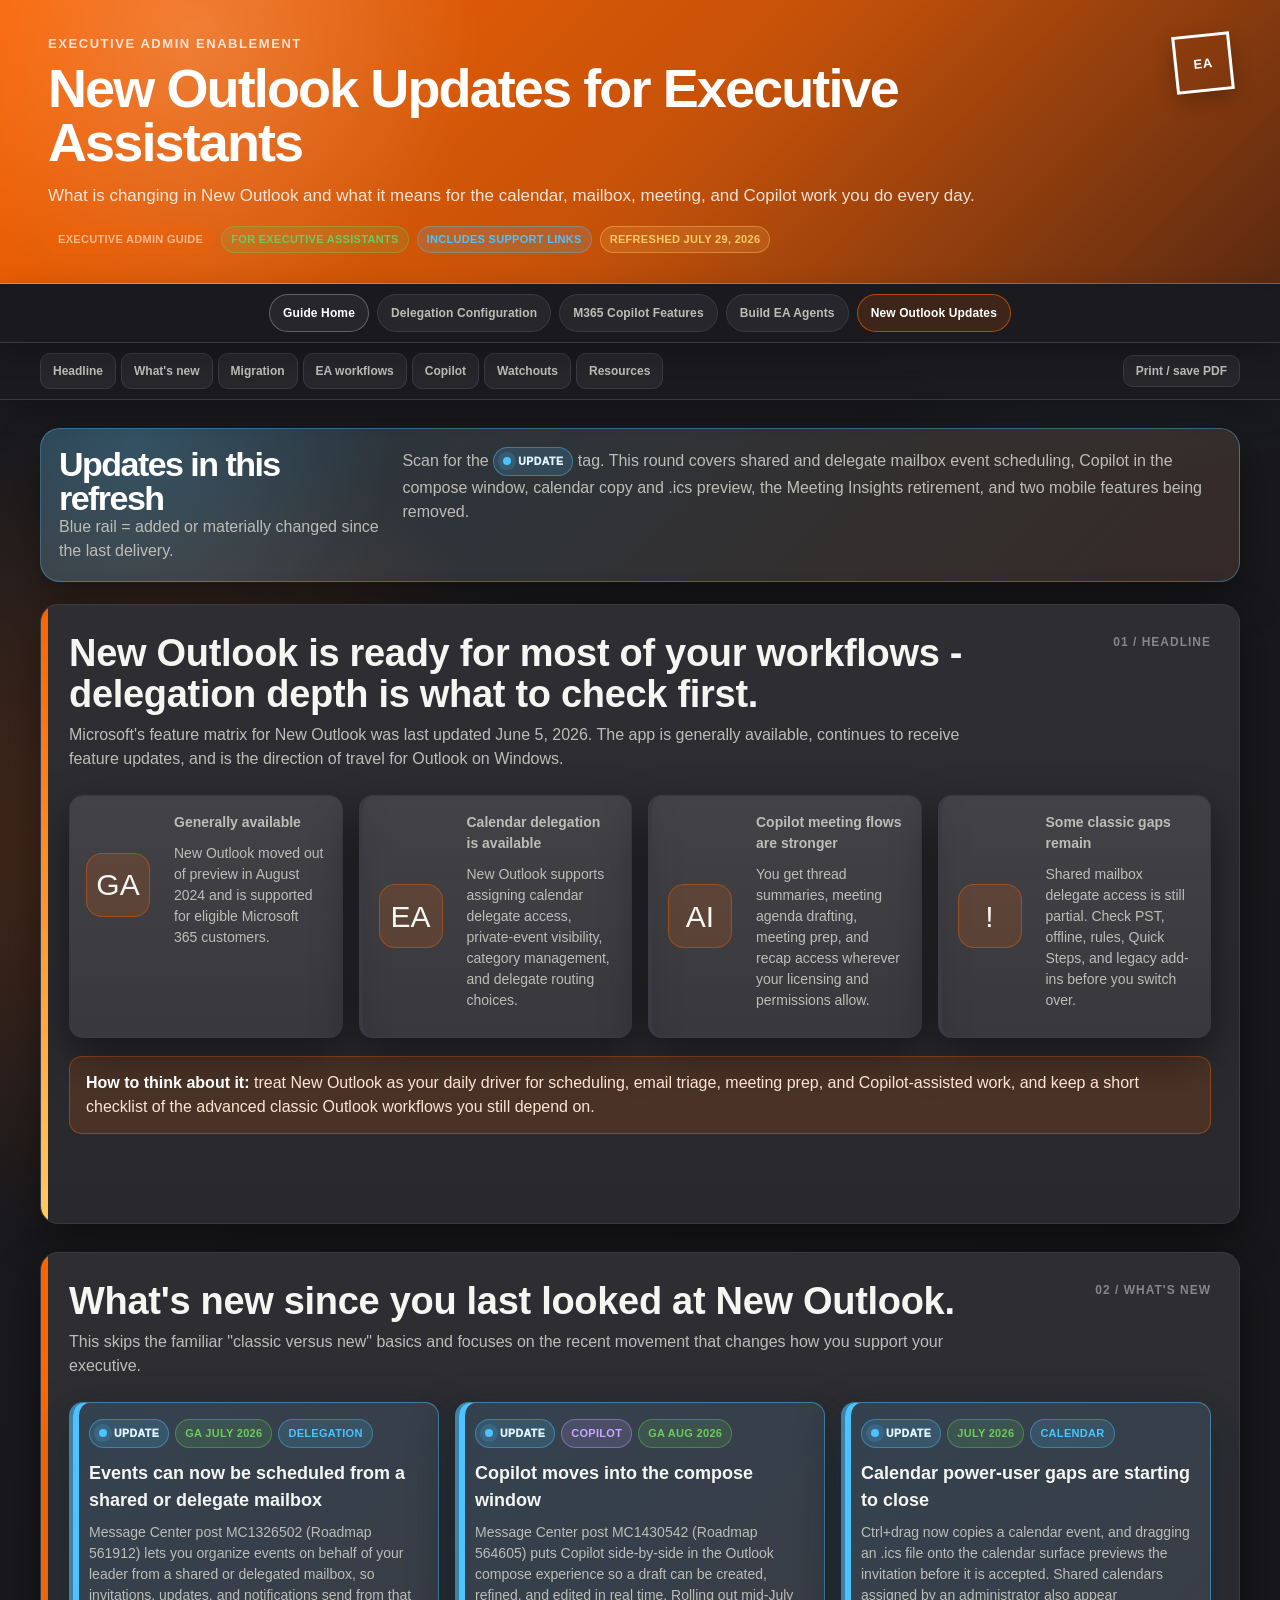
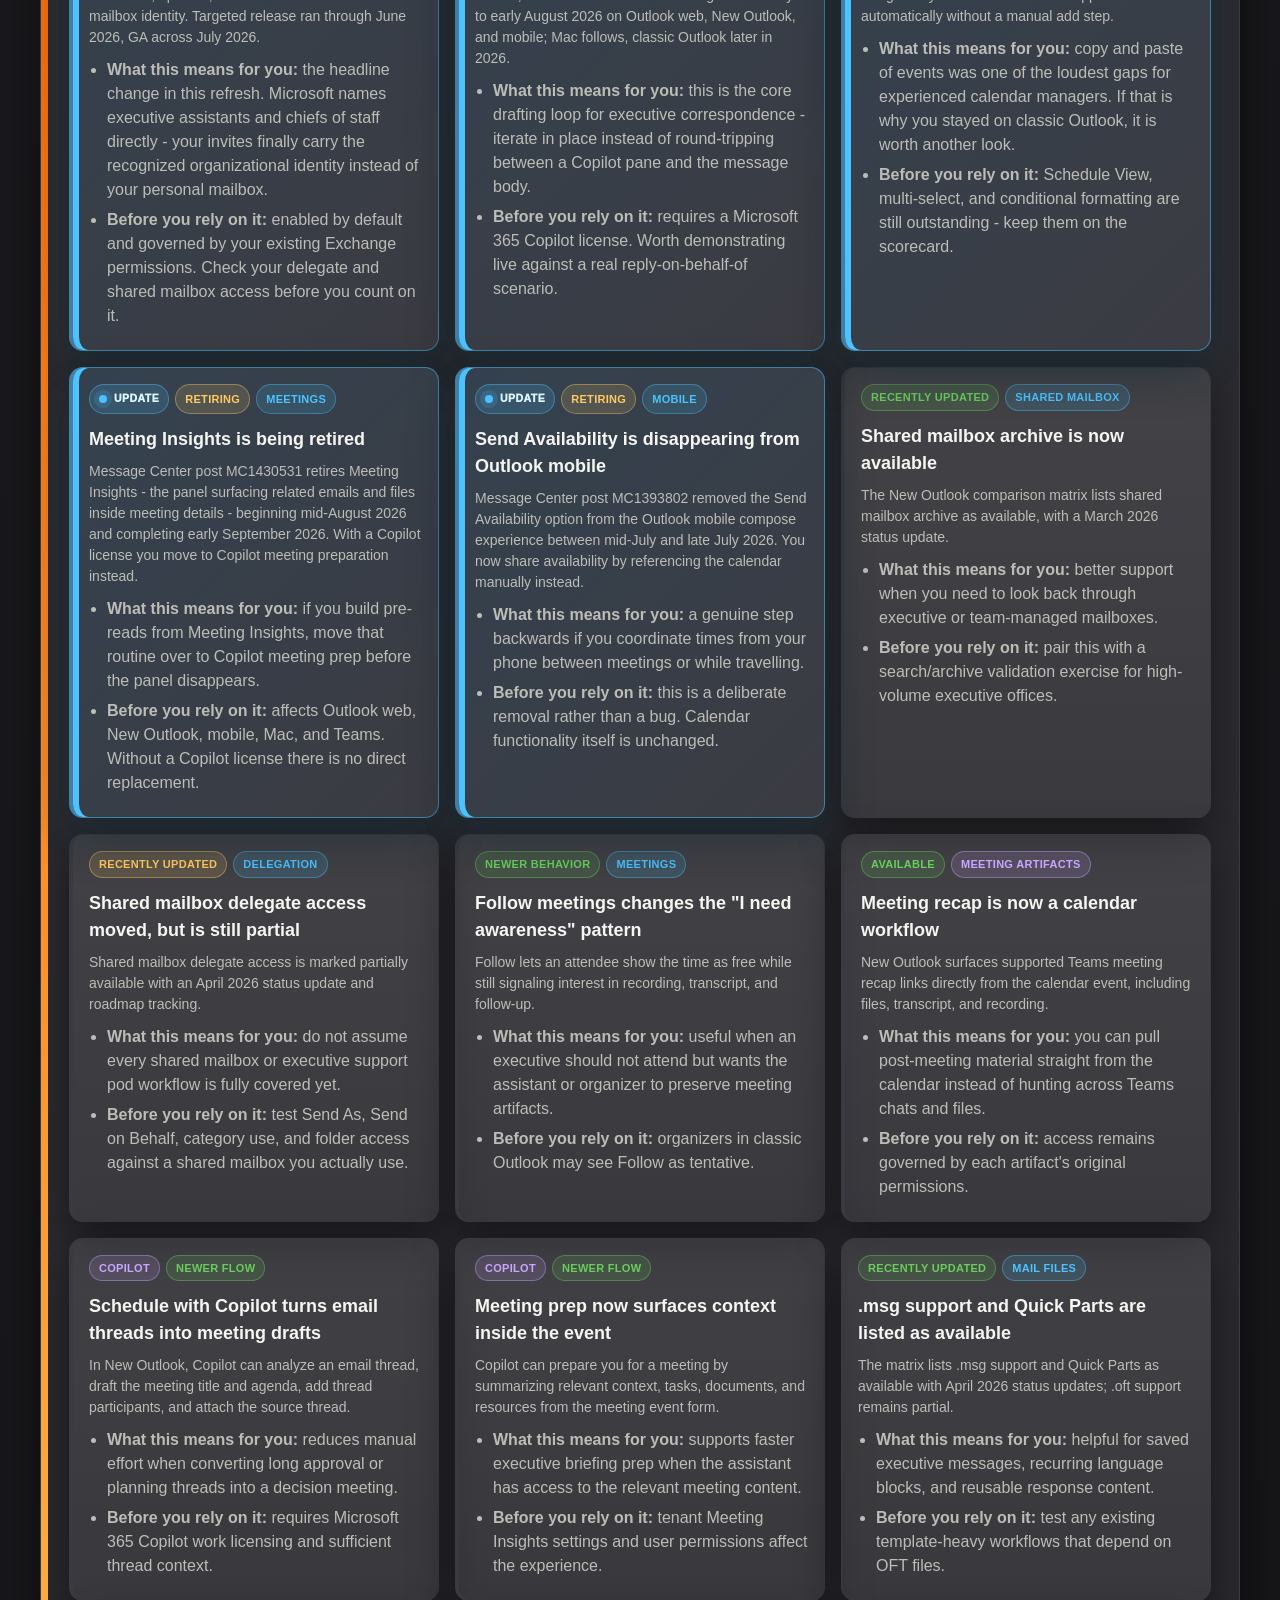
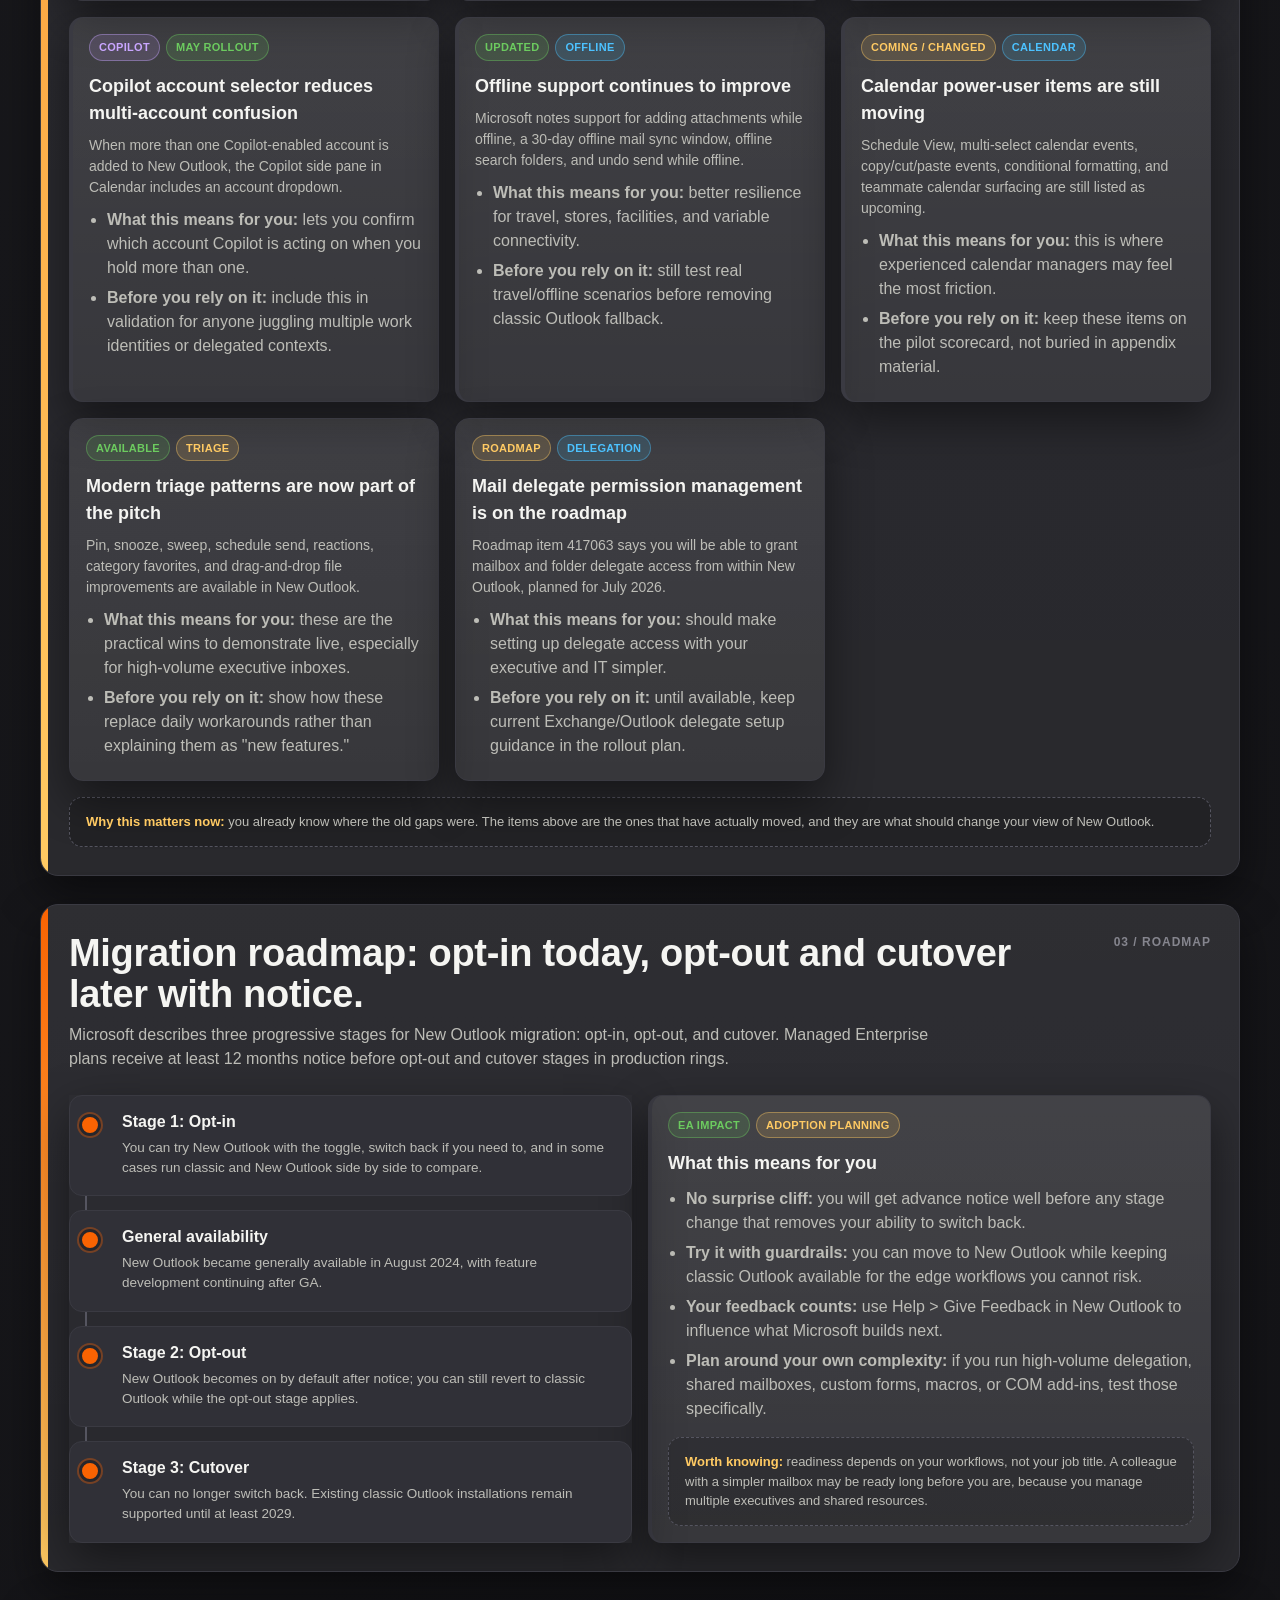
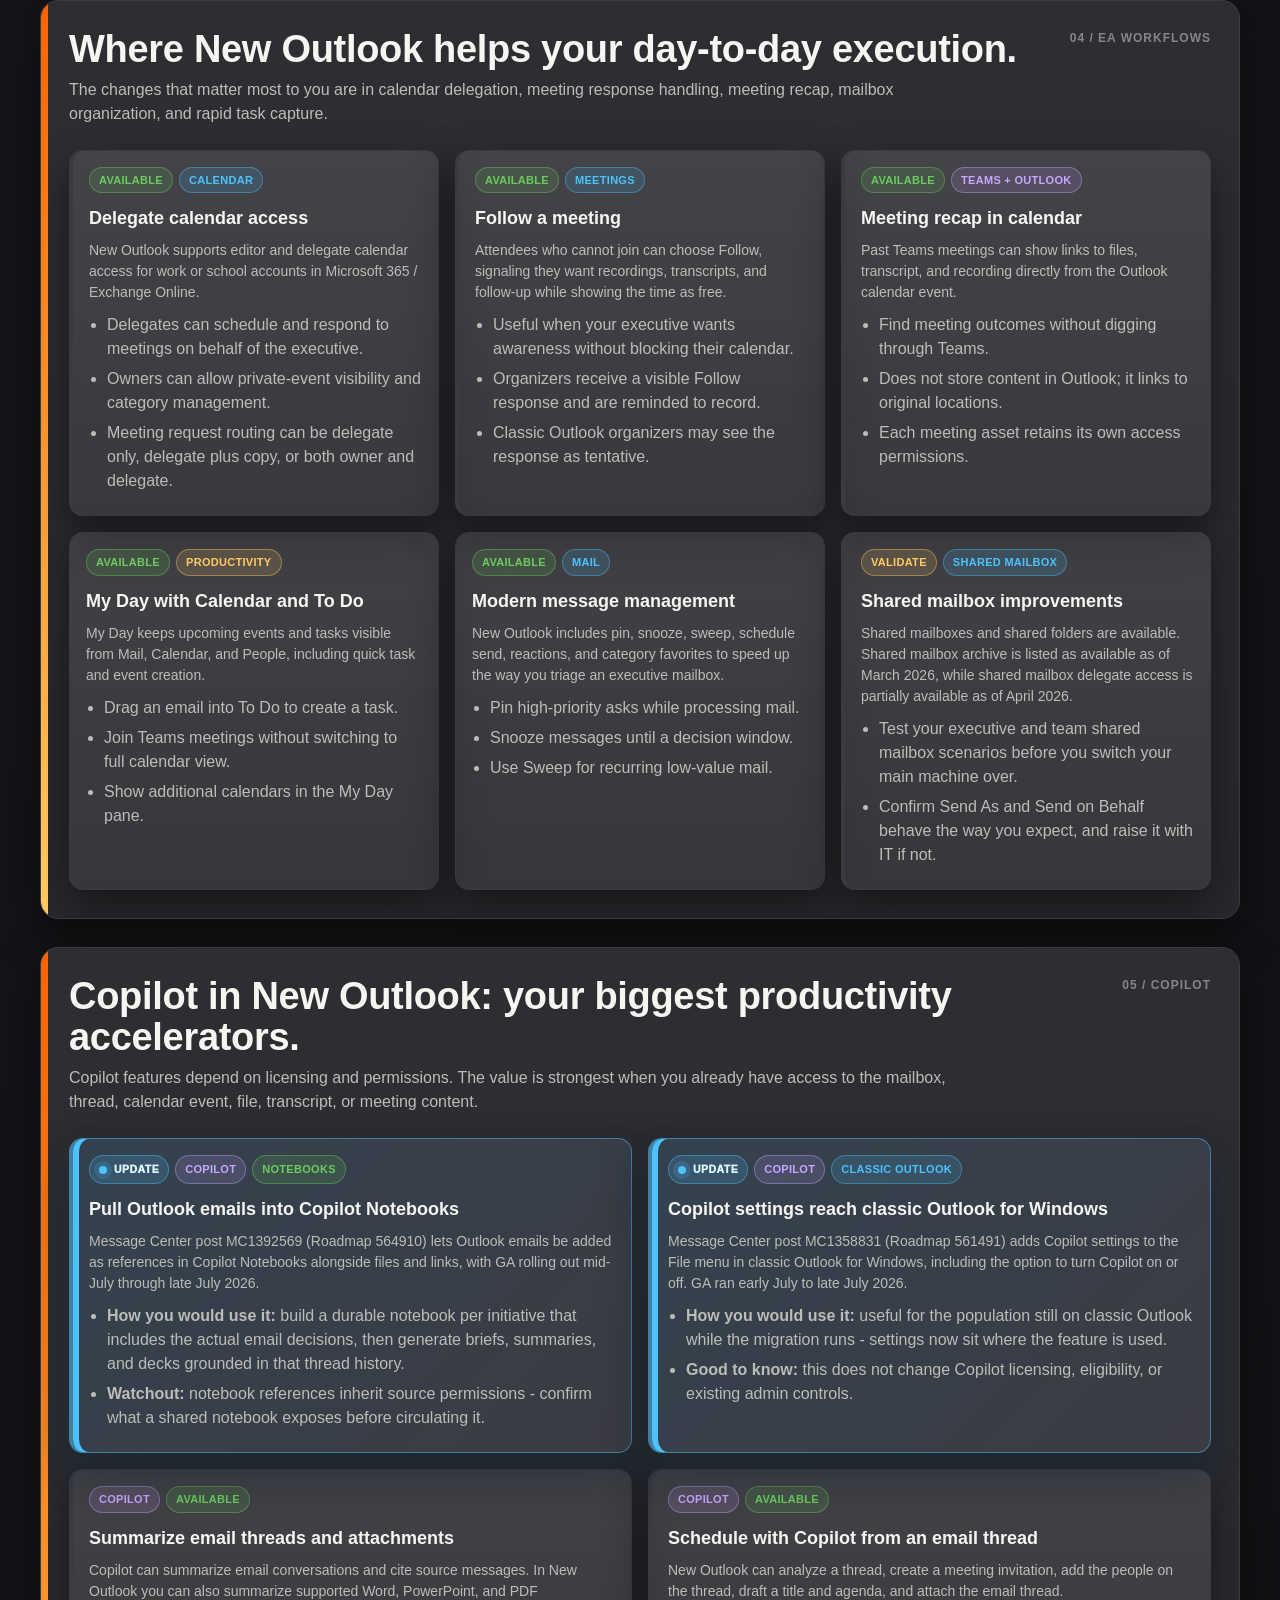
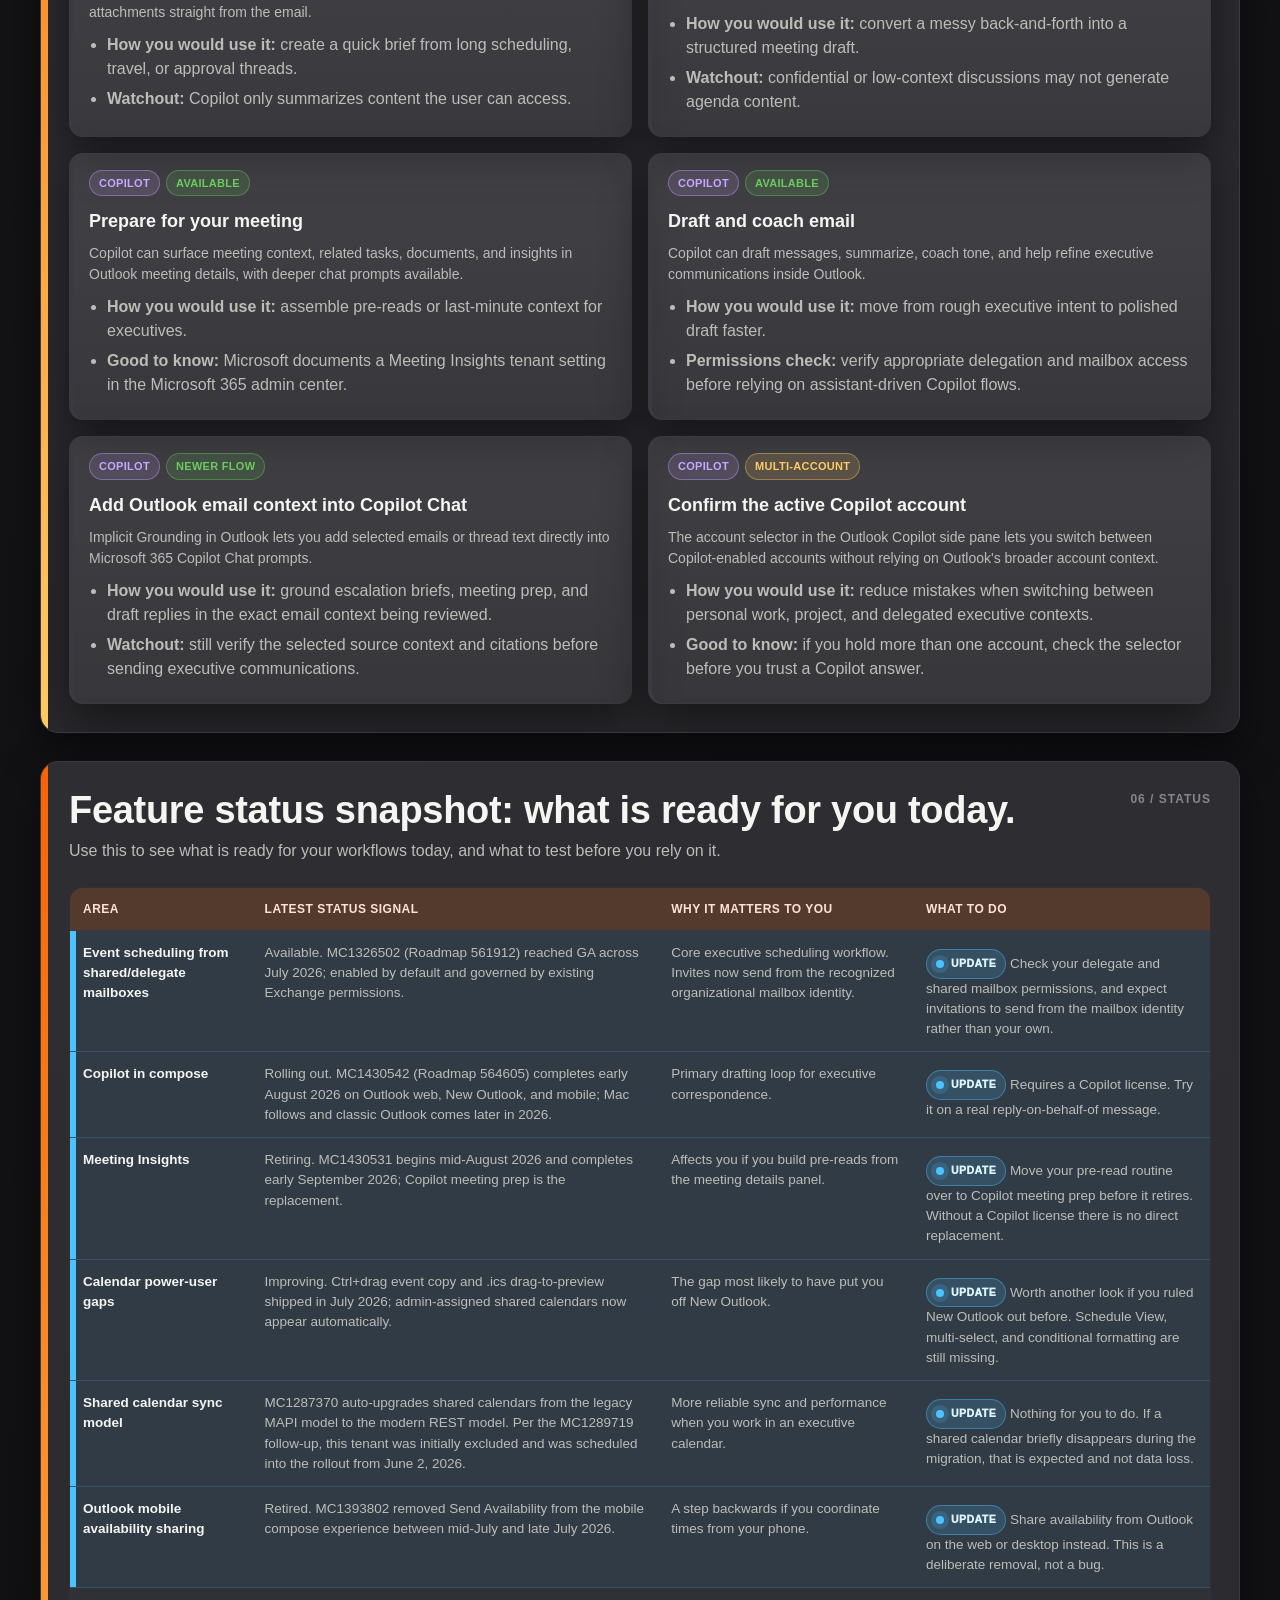
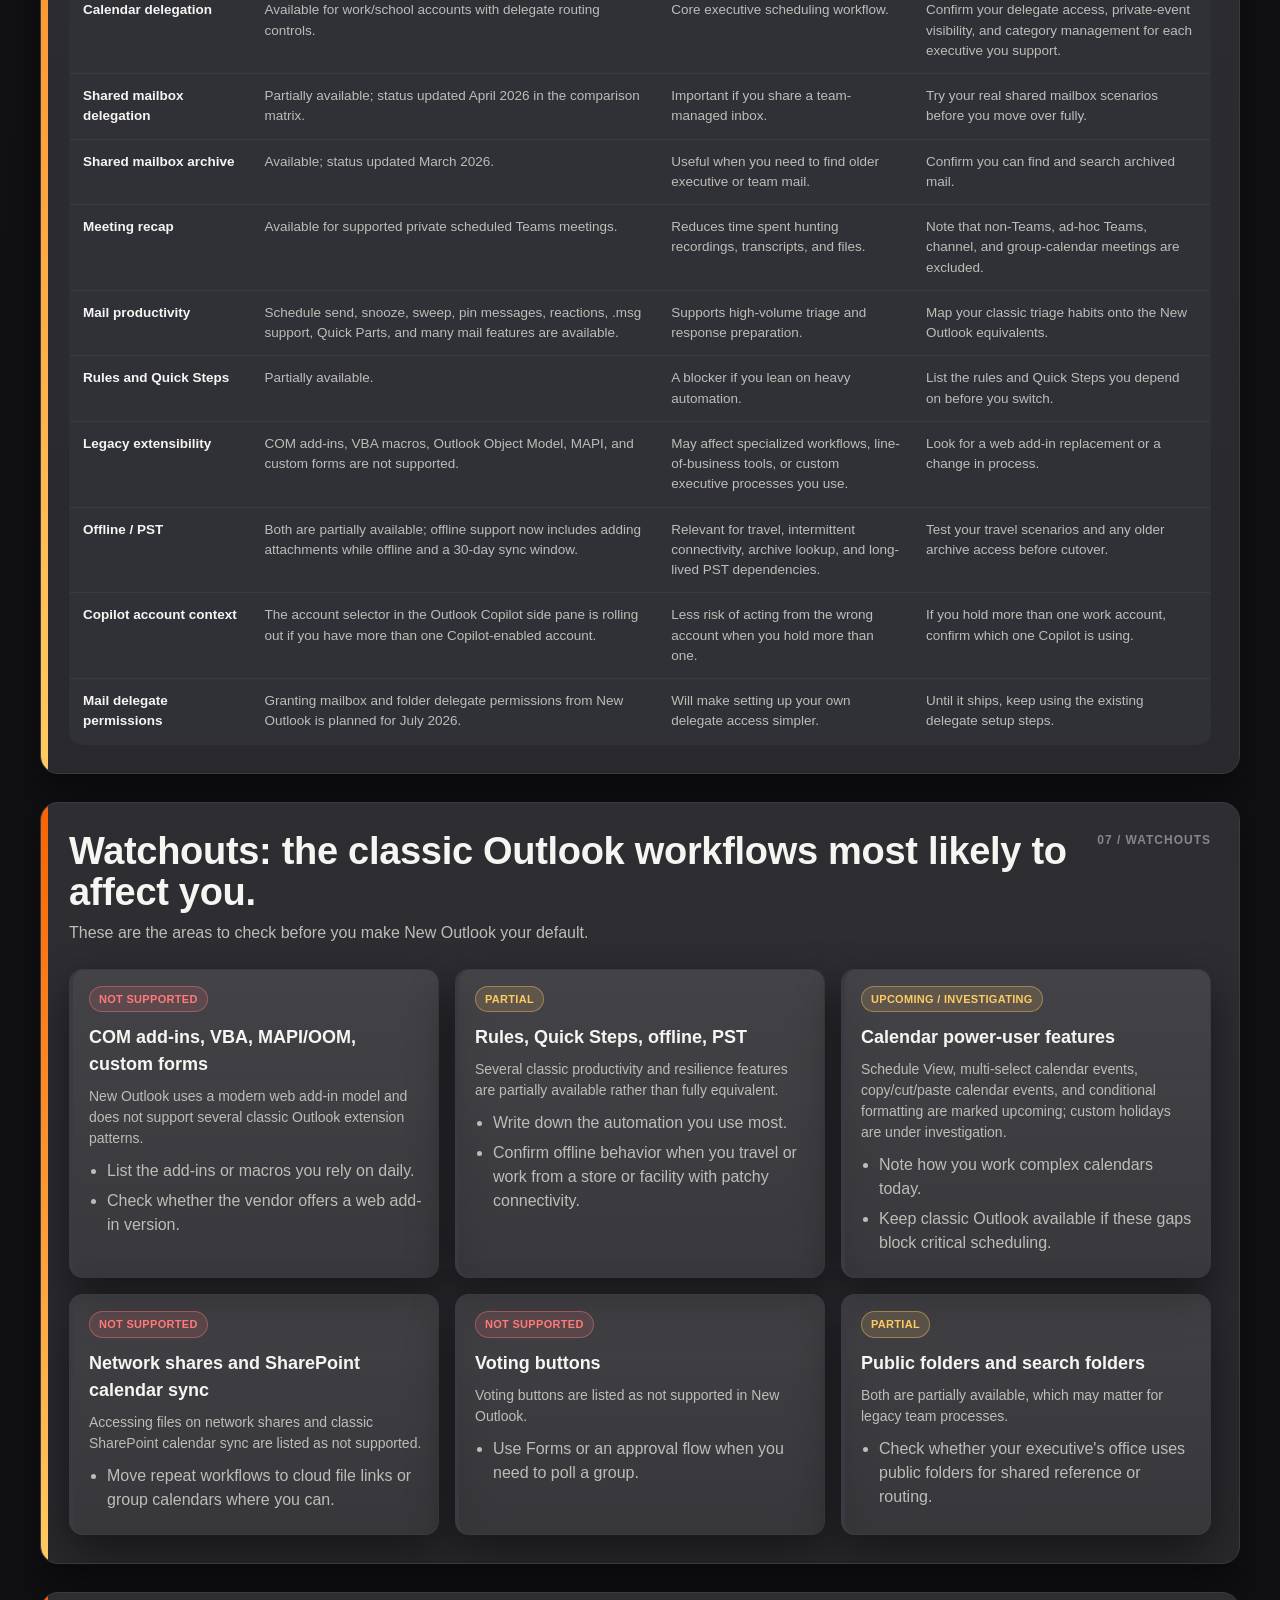
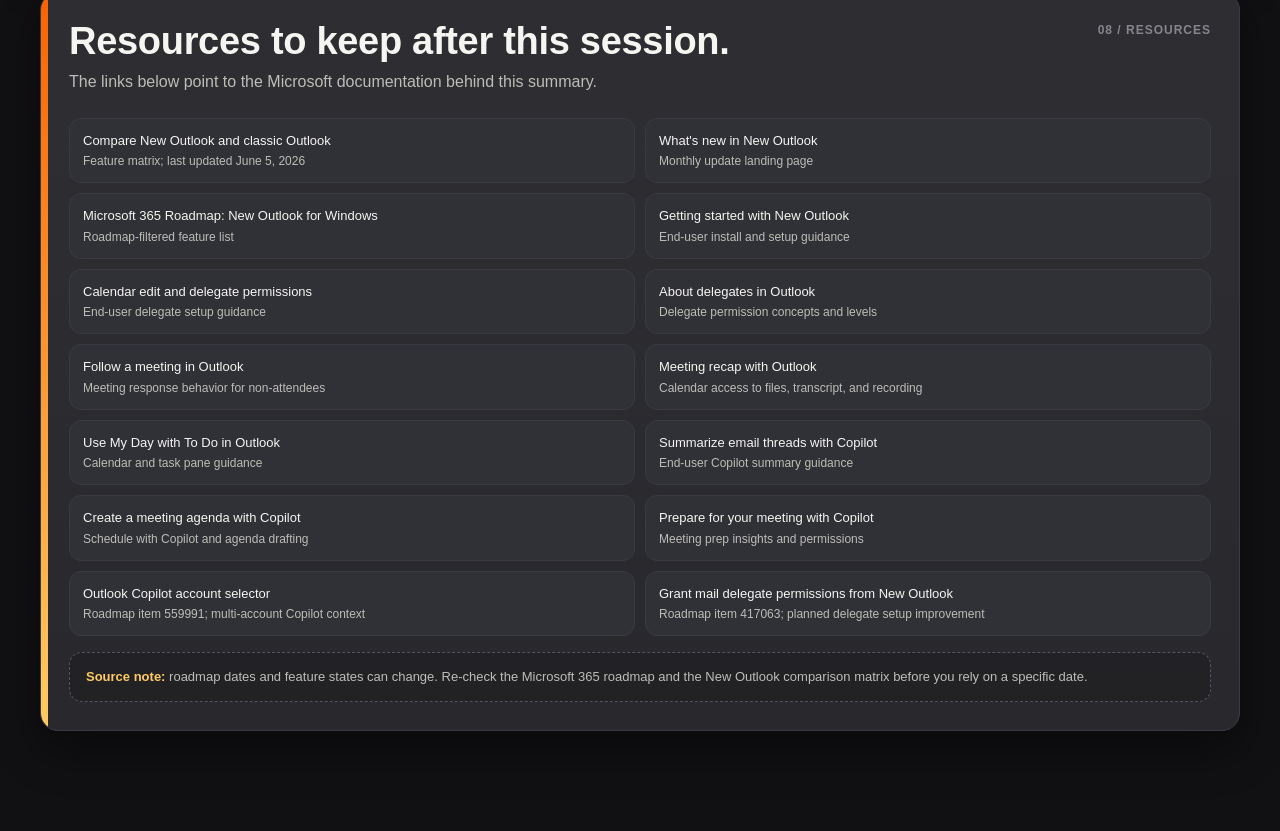
<file: new-outlook-ea-updates.html>
<!doctype html>
<html lang="en">
<head>
  <meta charset="utf-8">
  <meta name="viewport" content="width=device-width, initial-scale=1">
  <title>New Outlook Updates for Executive Assistants</title>
  <style>
    :root {
      --bg: #1B1B1F;
      --bg-elev: #26262B;
      --bg-elev-2: #2F2F36;
      --border: #3A3A42;
      --border-strong: #4A4A55;
      --text: #F1F1F3;
      --text-muted: #A8A8B3;
      --text-faint: #7A7A85;
      --orange: #F96302;
      --orange-dark: #B84700;
      --orange-soft: rgba(249, 99, 2, 0.16);
      --blue: #4CC2FF;
      --blue-soft: rgba(76, 194, 255, 0.14);
      --green: #6CCB5F;
      --green-soft: rgba(108, 203, 95, 0.14);
      --amber: #FFCA63;
      --amber-soft: rgba(255, 202, 99, 0.15);
      --purple: #C9A6FF;
      --purple-soft: rgba(201, 166, 255, 0.14);
      --red: #FF7A7A;
      --red-soft: rgba(255, 122, 122, 0.14);
      --shadow-md: 0 4px 14px rgba(0,0,0,0.5);
      --shadow-lg: 0 18px 46px rgba(0,0,0,0.55);
    }

    * { box-sizing: border-box; }
    html, body { background: var(--bg); scroll-behavior: smooth; }
    body {
      margin: 0;
      font-family: "Segoe UI", -apple-system, BlinkMacSystemFont, Roboto, Arial, sans-serif;
      color: var(--text);
      line-height: 1.5;
    }
    a { color: var(--blue); text-decoration: none; }
    a:hover { text-decoration: underline; }

    header {
      background:
        radial-gradient(circle at 15% 10%, rgba(255,255,255,0.22), transparent 18rem),
        linear-gradient(135deg, var(--orange) 0%, #C75912 58%, #6F3213 100%);
      padding: 34px 48px 30px;
      box-shadow: var(--shadow-md);
      border-bottom: 1px solid rgba(255,255,255,0.18);
    }
    .brand-row { display: flex; align-items: center; justify-content: space-between; gap: 24px; }
    .suite-mark {
      width: 58px;
      height: 58px;
      border: 3px solid #fff;
      display: grid;
      place-items: center;
      font-weight: 900;
      font-size: 13px;
      line-height: 1;
      letter-spacing: 0.5px;
      transform: rotate(-6deg);
      box-shadow: 0 8px 20px rgba(0,0,0,0.24);
      flex: 0 0 auto;
    }
    .kicker {
      margin: 0 0 7px;
      color: rgba(255,255,255,0.78);
      font-size: 13px;
      text-transform: uppercase;
      letter-spacing: 1.4px;
      font-weight: 800;
    }
    h1 { margin: 0; color: #fff; font-size: clamp(30px, 5vw, 54px); line-height: 1; letter-spacing: -1px; }
    .hero-subtitle { max-width: 980px; margin: 14px 0 0; color: rgba(255,255,255,0.86); font-size: 17px; }
    .hero-meta { display: flex; gap: 8px; flex-wrap: wrap; margin-top: 18px; }

    .container { max-width: 1320px; margin: 0 auto; padding: 28px 40px 72px; }
    .toolbar {
      position: sticky;
      top: 0;
      z-index: 10;
      background: rgba(27, 27, 31, 0.94);
      backdrop-filter: blur(14px);
      border-bottom: 1px solid var(--border);
      box-shadow: 0 10px 28px rgba(0,0,0,0.22);
    }
    .toolbar-inner {
      max-width: 1320px;
      margin: 0 auto;
      padding: 10px 40px;
      display: flex;
      align-items: center;
      justify-content: space-between;
      gap: 16px;
    }
    nav { display: flex; gap: 5px; flex-wrap: wrap; }
    nav a, .btn {
      display: inline-flex;
      align-items: center;
      gap: 6px;
      border: 1px solid var(--border);
      background: var(--bg-elev);
      color: var(--text-muted);
      padding: 8px 12px;
      border-radius: 10px;
      font-size: 12px;
      font-weight: 700;
      cursor: pointer;
      font-family: inherit;
    }
    nav a:hover, .btn:hover {
      color: var(--text);
      border-color: var(--orange);
      background: var(--orange-soft);
      text-decoration: none;
    }
    .btn { white-space: nowrap; }

    .slide {
      min-height: 620px;
      margin: 0 0 28px;
      padding: 28px;
      background:
        linear-gradient(180deg, rgba(255,255,255,0.035), rgba(255,255,255,0.012)),
        var(--bg-elev);
      border: 1px solid var(--border);
      border-radius: 18px;
      box-shadow: var(--shadow-lg);
      position: relative;
      overflow: hidden;
    }
    .slide::before {
      content: "";
      position: absolute;
      inset: 0 auto auto 0;
      width: 7px;
      height: 100%;
      background: linear-gradient(180deg, var(--orange), var(--amber));
    }
    .slide-header { display: flex; justify-content: space-between; gap: 24px; align-items: flex-start; margin-bottom: 24px; }
    .slide-title { margin: 0 0 8px; font-size: clamp(24px, 3vw, 38px); line-height: 1.08; letter-spacing: -0.3px; }
    .slide-subtitle { margin: 0; color: var(--text-muted); max-width: 900px; }
    .slide-number { color: var(--text-faint); font-size: 12px; font-weight: 800; letter-spacing: 1px; white-space: nowrap; }

    .grid { display: grid; gap: 16px; }
    .grid.cols-2 { grid-template-columns: repeat(2, minmax(0, 1fr)); }
    .grid.cols-3 { grid-template-columns: repeat(3, minmax(0, 1fr)); }
    .grid.cols-4 { grid-template-columns: repeat(4, minmax(0, 1fr)); }
    @media (max-width: 1080px) {
      .grid.cols-4, .grid.cols-3 { grid-template-columns: repeat(2, minmax(0, 1fr)); }
    }
    @media (max-width: 760px) {
      header { padding: 28px 22px; }
      .container { padding: 20px 16px 46px; }
      .toolbar-inner { padding: 10px 16px; align-items: flex-start; flex-direction: column; }
      .grid.cols-4, .grid.cols-3, .grid.cols-2 { grid-template-columns: 1fr; }
      .slide { min-height: auto; padding: 22px 18px 22px 24px; }
      .slide-header { flex-direction: column; gap: 8px; }
    }

    .card {
      background: var(--bg-elev-2);
      border: 1px solid var(--border);
      border-radius: 14px;
      padding: 16px;
      box-shadow: 0 4px 12px rgba(0,0,0,0.18);
    }
    .card h3 { margin: 0 0 8px; font-size: 18px; }
    .card p { margin: 0 0 10px; color: var(--text-muted); font-size: 14px; }
    .card ul { margin: 10px 0 0; padding-left: 18px; color: var(--text-muted); }
    .card li { margin: 6px 0; }
    .highlight {
      background: linear-gradient(135deg, rgba(249,99,2,0.18), rgba(255,202,99,0.08));
      border-color: rgba(249,99,2,0.42);
    }
    .ea-card {
      border-left: 4px solid var(--green);
      background: linear-gradient(135deg, rgba(108,203,95,0.12), rgba(47,47,54,1));
    }
    .risk-card {
      border-left: 4px solid var(--amber);
      background: linear-gradient(135deg, rgba(255,202,99,0.12), rgba(47,47,54,1));
    }
    .gap-card {
      border-left: 4px solid var(--red);
      background: linear-gradient(135deg, rgba(255,122,122,0.12), rgba(47,47,54,1));
    }
    .copilot-card {
      border-left: 4px solid var(--purple);
      background: linear-gradient(135deg, rgba(201,166,255,0.12), rgba(47,47,54,1));
    }

    .badge {
      display: inline-flex;
      align-items: center;
      gap: 6px;
      padding: 4px 9px;
      border-radius: 999px;
      font-size: 11px;
      font-weight: 800;
      letter-spacing: 0.3px;
      text-transform: uppercase;
      border: 1px solid var(--border);
      background: var(--bg-elev-2);
      color: var(--text-muted);
      white-space: nowrap;
    }
    .badge.orange { background: var(--orange-soft); color: #FFB78B; border-color: rgba(249,99,2,0.45); }
    .badge.green { background: var(--green-soft); color: var(--green); border-color: rgba(108,203,95,0.4); }
    .badge.blue { background: var(--blue-soft); color: var(--blue); border-color: rgba(76,194,255,0.4); }
    .badge.amber { background: var(--amber-soft); color: var(--amber); border-color: rgba(255,202,99,0.4); }
    .badge.purple { background: var(--purple-soft); color: var(--purple); border-color: rgba(201,166,255,0.4); }
    .badge.red { background: var(--red-soft); color: var(--red); border-color: rgba(255,122,122,0.4); }
    .badge-row { display: flex; gap: 6px; flex-wrap: wrap; margin: 0 0 12px; }

    .big-stat {
      display: grid;
      grid-template-columns: 74px 1fr;
      gap: 14px;
      align-items: center;
    }
    .icon {
      width: 64px;
      height: 64px;
      border-radius: 16px;
      display: grid;
      place-items: center;
      font-size: 30px;
      background: var(--orange-soft);
      border: 1px solid rgba(249,99,2,0.42);
    }
    .stat-title { margin: 0; font-size: 17px; font-weight: 800; }
    .stat-copy { margin: 4px 0 0; color: var(--text-muted); font-size: 13px; }

    .timeline { position: relative; display: grid; gap: 14px; }
    .timeline::before {
      content: "";
      position: absolute;
      top: 18px;
      bottom: 18px;
      left: 16px;
      width: 2px;
      background: var(--border-strong);
    }
    .milestone {
      position: relative;
      padding: 14px 16px 14px 52px;
      background: var(--bg-elev-2);
      border: 1px solid var(--border);
      border-radius: 13px;
    }
    .milestone::before {
      content: "";
      position: absolute;
      left: 9px;
      top: 18px;
      width: 16px;
      height: 16px;
      border-radius: 50%;
      background: var(--orange);
      border: 3px solid var(--bg-elev);
      box-shadow: 0 0 0 2px rgba(249,99,2,0.35);
    }
    .milestone h3 { margin: 0 0 4px; font-size: 16px; }
    .milestone p { margin: 0; color: var(--text-muted); font-size: 13.5px; }

    table {
      width: 100%;
      border-collapse: collapse;
      overflow: hidden;
      border-radius: 14px;
      border: 1px solid var(--border);
      background: var(--bg-elev-2);
    }
    th, td { padding: 12px 13px; text-align: left; vertical-align: top; border-bottom: 1px solid var(--border); }
    th { background: rgba(249,99,2,0.18); color: #FFE3D1; font-size: 12px; text-transform: uppercase; letter-spacing: 0.5px; }
    td { color: var(--text-muted); font-size: 13.5px; }
    td strong { color: var(--text); }
    tr:last-child td { border-bottom: none; }

    .source-list { display: grid; grid-template-columns: repeat(2, minmax(0, 1fr)); gap: 10px; }
    .source-list a {
      display: block;
      padding: 12px 13px;
      background: var(--bg-elev-2);
      border: 1px solid var(--border);
      border-radius: 12px;
      font-size: 13px;
      color: var(--text);
    }
    .source-list a span { display: block; color: var(--text-muted); font-size: 12px; margin-top: 2px; }
    @media (max-width: 760px) { .source-list { grid-template-columns: 1fr; } }

    .callout {
      margin: 18px 0 0;
      padding: 14px 16px;
      border-radius: 13px;
      border: 1px solid rgba(249,99,2,0.42);
      background: var(--orange-soft);
      color: #FFE3D1;
    }
    .callout strong { color: #fff; }
    .presenter-note {
      margin-top: 16px;
      padding: 14px 16px;
      border-radius: 13px;
      border: 1px dashed var(--border-strong);
      color: var(--text-muted);
      background: rgba(0,0,0,0.16);
      font-size: 13px;
    }
    .presenter-note strong { color: var(--amber); }

    .suite-nav {
      position: sticky;
      top: 0;
      z-index: 30;
      background: rgba(27, 27, 31, 0.94);
      backdrop-filter: blur(14px);
      border-bottom: 1px solid var(--border);
      box-shadow: 0 10px 28px rgba(0,0,0,0.22);
    }
    .suite-nav-inner {
      max-width: 1320px;
      margin: 0 auto;
      padding: 10px 40px;
      display: flex;
      justify-content: center;
      gap: 8px;
      flex-wrap: wrap;
    }
    .suite-nav a {
      display: inline-flex;
      align-items: center;
      justify-content: center;
      min-height: 38px;
      padding: 8px 13px;
      border: 1px solid var(--border);
      border-radius: 999px;
      background: var(--bg-elev);
      color: var(--text-muted);
      font-size: 12px;
      font-weight: 800;
      text-decoration: none;
    }
    .suite-nav a:hover,
    .suite-nav a[aria-current="page"] {
      color: #fff;
      border-color: rgba(249,99,2,0.62);
      background: var(--orange-soft);
      text-decoration: none;
    }
    .suite-nav .suite-home {
      border-color: rgba(255,255,255,0.28);
      color: #fff;
    }

    @media print {
      body { background: #fff; color: #111; }
      header, .toolbar { display: none; }
      .container { max-width: none; padding: 0; }
      .slide {
        break-after: page;
        min-height: 0;
        box-shadow: none;
        border-color: #ddd;
        background: #fff;
        color: #111;
      }
      .card, .milestone, table, .source-list a {
        background: #fff;
        color: #111;
        border-color: #ddd;
        box-shadow: none;
      }
      .card p, .card ul, td, .slide-subtitle, .presenter-note, .milestone p { color: #333; }
      a { color: #0645ad; }
    }
  </style>
  <link rel="stylesheet" href="shared-brand.css">
</head>
<body>
  <header>
    <div class="brand-row">
      <div>
        <p class="kicker">Executive admin enablement</p>
        <h1>New Outlook Updates for Executive Assistants</h1>
        <p class="hero-subtitle">What is changing in New Outlook and what it means for the calendar, mailbox, meeting, and Copilot work you do every day.</p>
        <div class="hero-meta">
          <span class="badge orange">Executive admin guide</span>
          <span class="badge green">For executive assistants</span>
          <span class="badge blue">Includes support links</span>
          <span class="badge amber">Refreshed July 29, 2026</span>
        </div>
      </div>
      <div class="suite-mark">EA</div>
    </div>
  </header>

  <nav class="suite-nav" aria-label="Executive admin guide navigation">
    <div class="suite-nav-inner">
      <a class="suite-home" href="index.html">Guide Home</a>
      <a href="exec-ea-delegation-config-guide2.html">Delegation Configuration</a>
      <a href="m365-copilot-exec-admin-features.html">M365 Copilot Features</a>
      <a href="m365-copilot-agent-builder-ea-agents.html">Build EA Agents</a>
      <a href="new-outlook-ea-updates.html" aria-current="page">New Outlook Updates</a>
    </div>
  </nav>

  <div class="toolbar">
    <div class="toolbar-inner">
      <nav aria-label="Presentation sections">
        <a href="#headline">Headline</a>
        <a href="#whats-new">What's new</a>
        <a href="#migration">Migration</a>
        <a href="#ea-workflows">EA workflows</a>
        <a href="#copilot">Copilot</a>
        <a href="#gaps">Watchouts</a>
        <a href="#resources">Resources</a>
      </nav>
      <button class="btn" type="button" onclick="window.print()">Print / save PDF</button>
    </div>
  </div>

  <main class="container">
    <section class="update-brief" aria-label="Updates in this refresh">
      <div>
        <strong>Updates in this refresh</strong>
        <span>Blue rail = added or materially changed since the last delivery.</span>
      </div>
      <p>Scan for the <span class="session-stamp">Update</span> tag. This round covers shared and delegate mailbox event scheduling, Copilot in the compose window, calendar copy and .ics preview, the Meeting Insights retirement, and two mobile features being removed.</p>
    </section>

    <section class="slide" id="headline">
      <div class="slide-header">
        <div>
          <h2 class="slide-title">New Outlook is ready for most of your workflows - delegation depth is what to check first.</h2>
          <p class="slide-subtitle">Microsoft's feature matrix for New Outlook was last updated June 5, 2026. The app is generally available, continues to receive feature updates, and is the direction of travel for Outlook on Windows.</p>
        </div>
        <div class="slide-number">01 / HEADLINE</div>
      </div>

      <div class="grid cols-4">
        <div class="card highlight">
          <div class="big-stat">
            <div class="icon">GA</div>
            <div>
              <p class="stat-title">Generally available</p>
              <p class="stat-copy">New Outlook moved out of preview in August 2024 and is supported for eligible Microsoft 365 customers.</p>
            </div>
          </div>
        </div>
        <div class="card ea-card">
          <div class="big-stat">
            <div class="icon">EA</div>
            <div>
              <p class="stat-title">Calendar delegation is available</p>
              <p class="stat-copy">New Outlook supports assigning calendar delegate access, private-event visibility, category management, and delegate routing choices.</p>
            </div>
          </div>
        </div>
        <div class="card copilot-card">
          <div class="big-stat">
            <div class="icon">AI</div>
            <div>
              <p class="stat-title">Copilot meeting flows are stronger</p>
              <p class="stat-copy">You get thread summaries, meeting agenda drafting, meeting prep, and recap access wherever your licensing and permissions allow.</p>
            </div>
          </div>
        </div>
        <div class="card risk-card">
          <div class="big-stat">
            <div class="icon">!</div>
            <div>
              <p class="stat-title">Some classic gaps remain</p>
              <p class="stat-copy">Shared mailbox delegate access is still partial. Check PST, offline, rules, Quick Steps, and legacy add-ins before you switch over.</p>
            </div>
          </div>
        </div>
      </div>

      <div class="callout"><strong>How to think about it:</strong> treat New Outlook as your daily driver for scheduling, email triage, meeting prep, and Copilot-assisted work, and keep a short checklist of the advanced classic Outlook workflows you still depend on.</div>
    </section>

    <section class="slide" id="whats-new">
      <div class="slide-header">
        <div>
          <h2 class="slide-title">What's new since you last looked at New Outlook.</h2>
          <p class="slide-subtitle">This skips the familiar "classic versus new" basics and focuses on the recent movement that changes how you support your executive.</p>
        </div>
        <div class="slide-number">02 / WHAT'S NEW</div>
      </div>

      <div class="grid cols-3">
        <div class="card ea-card session-new">
          <div class="badge-row"><span class="session-stamp">Update</span><span class="badge green">GA July 2026</span><span class="badge blue">Delegation</span></div>
          <h3>Events can now be scheduled from a shared or delegate mailbox</h3>
          <p>Message Center post MC1326502 (Roadmap 561912) lets you organize events on behalf of your leader from a shared or delegated mailbox, so invitations, updates, and notifications send from that mailbox identity. Targeted release ran through June 2026, GA across July 2026.</p>
          <ul>
            <li><strong>What this means for you:</strong> the headline change in this refresh. Microsoft names executive assistants and chiefs of staff directly - your invites finally carry the recognized organizational identity instead of your personal mailbox.</li>
            <li><strong>Before you rely on it:</strong> enabled by default and governed by your existing Exchange permissions. Check your delegate and shared mailbox access before you count on it.</li>
          </ul>
        </div>

        <div class="card copilot-card session-new">
          <div class="badge-row"><span class="session-stamp">Update</span><span class="badge purple">Copilot</span><span class="badge green">GA Aug 2026</span></div>
          <h3>Copilot moves into the compose window</h3>
          <p>Message Center post MC1430542 (Roadmap 564605) puts Copilot side-by-side in the Outlook compose experience so a draft can be created, refined, and edited in real time. Rolling out mid-July to early August 2026 on Outlook web, New Outlook, and mobile; Mac follows, classic Outlook later in 2026.</p>
          <ul>
            <li><strong>What this means for you:</strong> this is the core drafting loop for executive correspondence - iterate in place instead of round-tripping between a Copilot pane and the message body.</li>
            <li><strong>Before you rely on it:</strong> requires a Microsoft 365 Copilot license. Worth demonstrating live against a real reply-on-behalf-of scenario.</li>
          </ul>
        </div>

        <div class="card ea-card session-new">
          <div class="badge-row"><span class="session-stamp">Update</span><span class="badge green">July 2026</span><span class="badge blue">Calendar</span></div>
          <h3>Calendar power-user gaps are starting to close</h3>
          <p>Ctrl+drag now copies a calendar event, and dragging an .ics file onto the calendar surface previews the invitation before it is accepted. Shared calendars assigned by an administrator also appear automatically without a manual add step.</p>
          <ul>
            <li><strong>What this means for you:</strong> copy and paste of events was one of the loudest gaps for experienced calendar managers. If that is why you stayed on classic Outlook, it is worth another look.</li>
            <li><strong>Before you rely on it:</strong> Schedule View, multi-select, and conditional formatting are still outstanding - keep them on the scorecard.</li>
          </ul>
        </div>

        <div class="card risk-card session-new">
          <div class="badge-row"><span class="session-stamp">Update</span><span class="badge amber">Retiring</span><span class="badge blue">Meetings</span></div>
          <h3>Meeting Insights is being retired</h3>
          <p>Message Center post MC1430531 retires Meeting Insights - the panel surfacing related emails and files inside meeting details - beginning mid-August 2026 and completing early September 2026. With a Copilot license you move to Copilot meeting preparation instead.</p>
          <ul>
            <li><strong>What this means for you:</strong> if you build pre-reads from Meeting Insights, move that routine over to Copilot meeting prep before the panel disappears.</li>
            <li><strong>Before you rely on it:</strong> affects Outlook web, New Outlook, mobile, Mac, and Teams. Without a Copilot license there is no direct replacement.</li>
          </ul>
        </div>

        <div class="card risk-card session-new">
          <div class="badge-row"><span class="session-stamp">Update</span><span class="badge amber">Retiring</span><span class="badge blue">Mobile</span></div>
          <h3>Send Availability is disappearing from Outlook mobile</h3>
          <p>Message Center post MC1393802 removed the Send Availability option from the Outlook mobile compose experience between mid-July and late July 2026. You now share availability by referencing the calendar manually instead.</p>
          <ul>
            <li><strong>What this means for you:</strong> a genuine step backwards if you coordinate times from your phone between meetings or while travelling.</li>
            <li><strong>Before you rely on it:</strong> this is a deliberate removal rather than a bug. Calendar functionality itself is unchanged.</li>
          </ul>
        </div>

        <div class="card ea-card">
          <div class="badge-row"><span class="badge green">Recently updated</span><span class="badge blue">Shared mailbox</span></div>
          <h3>Shared mailbox archive is now available</h3>
          <p>The New Outlook comparison matrix lists shared mailbox archive as available, with a March 2026 status update.</p>
          <ul>
            <li><strong>What this means for you:</strong> better support when you need to look back through executive or team-managed mailboxes.</li>
            <li><strong>Before you rely on it:</strong> pair this with a search/archive validation exercise for high-volume executive offices.</li>
          </ul>
        </div>

        <div class="card risk-card">
          <div class="badge-row"><span class="badge amber">Recently updated</span><span class="badge blue">Delegation</span></div>
          <h3>Shared mailbox delegate access moved, but is still partial</h3>
          <p>Shared mailbox delegate access is marked partially available with an April 2026 status update and roadmap tracking.</p>
          <ul>
            <li><strong>What this means for you:</strong> do not assume every shared mailbox or executive support pod workflow is fully covered yet.</li>
            <li><strong>Before you rely on it:</strong> test Send As, Send on Behalf, category use, and folder access against a shared mailbox you actually use.</li>
          </ul>
        </div>

        <div class="card ea-card">
          <div class="badge-row"><span class="badge green">Newer behavior</span><span class="badge blue">Meetings</span></div>
          <h3>Follow meetings changes the "I need awareness" pattern</h3>
          <p>Follow lets an attendee show the time as free while still signaling interest in recording, transcript, and follow-up.</p>
          <ul>
            <li><strong>What this means for you:</strong> useful when an executive should not attend but wants the assistant or organizer to preserve meeting artifacts.</li>
            <li><strong>Before you rely on it:</strong> organizers in classic Outlook may see Follow as tentative.</li>
          </ul>
        </div>

        <div class="card ea-card">
          <div class="badge-row"><span class="badge green">Available</span><span class="badge purple">Meeting artifacts</span></div>
          <h3>Meeting recap is now a calendar workflow</h3>
          <p>New Outlook surfaces supported Teams meeting recap links directly from the calendar event, including files, transcript, and recording.</p>
          <ul>
            <li><strong>What this means for you:</strong> you can pull post-meeting material straight from the calendar instead of hunting across Teams chats and files.</li>
            <li><strong>Before you rely on it:</strong> access remains governed by each artifact's original permissions.</li>
          </ul>
        </div>

        <div class="card copilot-card">
          <div class="badge-row"><span class="badge purple">Copilot</span><span class="badge green">Newer flow</span></div>
          <h3>Schedule with Copilot turns email threads into meeting drafts</h3>
          <p>In New Outlook, Copilot can analyze an email thread, draft the meeting title and agenda, add thread participants, and attach the source thread.</p>
          <ul>
            <li><strong>What this means for you:</strong> reduces manual effort when converting long approval or planning threads into a decision meeting.</li>
            <li><strong>Before you rely on it:</strong> requires Microsoft 365 Copilot work licensing and sufficient thread context.</li>
          </ul>
        </div>

        <div class="card copilot-card">
          <div class="badge-row"><span class="badge purple">Copilot</span><span class="badge green">Newer flow</span></div>
          <h3>Meeting prep now surfaces context inside the event</h3>
          <p>Copilot can prepare you for a meeting by summarizing relevant context, tasks, documents, and resources from the meeting event form.</p>
          <ul>
            <li><strong>What this means for you:</strong> supports faster executive briefing prep when the assistant has access to the relevant meeting content.</li>
            <li><strong>Before you rely on it:</strong> tenant Meeting Insights settings and user permissions affect the experience.</li>
          </ul>
        </div>

        <div class="card">
          <div class="badge-row"><span class="badge green">Recently updated</span><span class="badge blue">Mail files</span></div>
          <h3>.msg support and Quick Parts are listed as available</h3>
          <p>The matrix lists .msg support and Quick Parts as available with April 2026 status updates; .oft support remains partial.</p>
          <ul>
            <li><strong>What this means for you:</strong> helpful for saved executive messages, recurring language blocks, and reusable response content.</li>
            <li><strong>Before you rely on it:</strong> test any existing template-heavy workflows that depend on OFT files.</li>
          </ul>
        </div>

        <div class="card copilot-card">
          <div class="badge-row"><span class="badge purple">Copilot</span><span class="badge green">May rollout</span></div>
          <h3>Copilot account selector reduces multi-account confusion</h3>
          <p>When more than one Copilot-enabled account is added to New Outlook, the Copilot side pane in Calendar includes an account dropdown.</p>
          <ul>
            <li><strong>What this means for you:</strong> lets you confirm which account Copilot is acting on when you hold more than one.</li>
            <li><strong>Before you rely on it:</strong> include this in validation for anyone juggling multiple work identities or delegated contexts.</li>
          </ul>
        </div>

        <div class="card ea-card">
          <div class="badge-row"><span class="badge green">Updated</span><span class="badge blue">Offline</span></div>
          <h3>Offline support continues to improve</h3>
          <p>Microsoft notes support for adding attachments while offline, a 30-day offline mail sync window, offline search folders, and undo send while offline.</p>
          <ul>
            <li><strong>What this means for you:</strong> better resilience for travel, stores, facilities, and variable connectivity.</li>
            <li><strong>Before you rely on it:</strong> still test real travel/offline scenarios before removing classic Outlook fallback.</li>
          </ul>
        </div>

        <div class="card risk-card">
          <div class="badge-row"><span class="badge amber">Coming / changed</span><span class="badge blue">Calendar</span></div>
          <h3>Calendar power-user items are still moving</h3>
          <p>Schedule View, multi-select calendar events, copy/cut/paste events, conditional formatting, and teammate calendar surfacing are still listed as upcoming.</p>
          <ul>
            <li><strong>What this means for you:</strong> this is where experienced calendar managers may feel the most friction.</li>
            <li><strong>Before you rely on it:</strong> keep these items on the pilot scorecard, not buried in appendix material.</li>
          </ul>
        </div>

        <div class="card">
          <div class="badge-row"><span class="badge green">Available</span><span class="badge amber">Triage</span></div>
          <h3>Modern triage patterns are now part of the pitch</h3>
          <p>Pin, snooze, sweep, schedule send, reactions, category favorites, and drag-and-drop file improvements are available in New Outlook.</p>
          <ul>
            <li><strong>What this means for you:</strong> these are the practical wins to demonstrate live, especially for high-volume executive inboxes.</li>
            <li><strong>Before you rely on it:</strong> show how these replace daily workarounds rather than explaining them as "new features."</li>
          </ul>
        </div>

        <div class="card">
          <div class="badge-row"><span class="badge amber">Roadmap</span><span class="badge blue">Delegation</span></div>
          <h3>Mail delegate permission management is on the roadmap</h3>
          <p>Roadmap item 417063 says you will be able to grant mailbox and folder delegate access from within New Outlook, planned for July 2026.</p>
          <ul>
            <li><strong>What this means for you:</strong> should make setting up delegate access with your executive and IT simpler.</li>
            <li><strong>Before you rely on it:</strong> until available, keep current Exchange/Outlook delegate setup guidance in the rollout plan.</li>
          </ul>
        </div>
      </div>

      <div class="presenter-note"><strong>Why this matters now:</strong> you already know where the old gaps were. The items above are the ones that have actually moved, and they are what should change your view of New Outlook.</div>
    </section>

    <section class="slide" id="migration">
      <div class="slide-header">
        <div>
          <h2 class="slide-title">Migration roadmap: opt-in today, opt-out and cutover later with notice.</h2>
          <p class="slide-subtitle">Microsoft describes three progressive stages for New Outlook migration: opt-in, opt-out, and cutover. Managed Enterprise plans receive at least 12 months notice before opt-out and cutover stages in production rings.</p>
        </div>
        <div class="slide-number">03 / ROADMAP</div>
      </div>

      <div class="grid cols-2">
        <div class="timeline">
          <div class="milestone">
            <h3>Stage 1: Opt-in</h3>
            <p>You can try New Outlook with the toggle, switch back if you need to, and in some cases run classic and New Outlook side by side to compare.</p>
          </div>
          <div class="milestone">
            <h3>General availability</h3>
            <p>New Outlook became generally available in August 2024, with feature development continuing after GA.</p>
          </div>
          <div class="milestone">
            <h3>Stage 2: Opt-out</h3>
            <p>New Outlook becomes on by default after notice; you can still revert to classic Outlook while the opt-out stage applies.</p>
          </div>
          <div class="milestone">
            <h3>Stage 3: Cutover</h3>
            <p>You can no longer switch back. Existing classic Outlook installations remain supported until at least 2029.</p>
          </div>
        </div>

        <div class="card ea-card">
          <div class="badge-row">
            <span class="badge green">EA impact</span>
            <span class="badge amber">Adoption planning</span>
          </div>
          <h3>What this means for you</h3>
          <ul>
            <li><strong>No surprise cliff:</strong> you will get advance notice well before any stage change that removes your ability to switch back.</li>
            <li><strong>Try it with guardrails:</strong> you can move to New Outlook while keeping classic Outlook available for the edge workflows you cannot risk.</li>
            <li><strong>Your feedback counts:</strong> use Help &gt; Give Feedback in New Outlook to influence what Microsoft builds next.</li>
            <li><strong>Plan around your own complexity:</strong> if you run high-volume delegation, shared mailboxes, custom forms, macros, or COM add-ins, test those specifically.</li>
          </ul>
          <div class="presenter-note"><strong>Worth knowing:</strong> readiness depends on your workflows, not your job title. A colleague with a simpler mailbox may be ready long before you are, because you manage multiple executives and shared resources.</div>
        </div>
      </div>
    </section>

    <section class="slide" id="ea-workflows">
      <div class="slide-header">
        <div>
          <h2 class="slide-title">Where New Outlook helps your day-to-day execution.</h2>
          <p class="slide-subtitle">The changes that matter most to you are in calendar delegation, meeting response handling, meeting recap, mailbox organization, and rapid task capture.</p>
        </div>
        <div class="slide-number">04 / EA WORKFLOWS</div>
      </div>

      <div class="grid cols-3">
        <div class="card ea-card">
          <div class="badge-row"><span class="badge green">Available</span><span class="badge blue">Calendar</span></div>
          <h3>Delegate calendar access</h3>
          <p>New Outlook supports editor and delegate calendar access for work or school accounts in Microsoft 365 / Exchange Online.</p>
          <ul>
            <li>Delegates can schedule and respond to meetings on behalf of the executive.</li>
            <li>Owners can allow private-event visibility and category management.</li>
            <li>Meeting request routing can be delegate only, delegate plus copy, or both owner and delegate.</li>
          </ul>
        </div>

        <div class="card ea-card">
          <div class="badge-row"><span class="badge green">Available</span><span class="badge blue">Meetings</span></div>
          <h3>Follow a meeting</h3>
          <p>Attendees who cannot join can choose Follow, signaling they want recordings, transcripts, and follow-up while showing the time as free.</p>
          <ul>
            <li>Useful when your executive wants awareness without blocking their calendar.</li>
            <li>Organizers receive a visible Follow response and are reminded to record.</li>
            <li>Classic Outlook organizers may see the response as tentative.</li>
          </ul>
        </div>

        <div class="card ea-card">
          <div class="badge-row"><span class="badge green">Available</span><span class="badge purple">Teams + Outlook</span></div>
          <h3>Meeting recap in calendar</h3>
          <p>Past Teams meetings can show links to files, transcript, and recording directly from the Outlook calendar event.</p>
          <ul>
            <li>Find meeting outcomes without digging through Teams.</li>
            <li>Does not store content in Outlook; it links to original locations.</li>
            <li>Each meeting asset retains its own access permissions.</li>
          </ul>
        </div>

        <div class="card">
          <div class="badge-row"><span class="badge green">Available</span><span class="badge amber">Productivity</span></div>
          <h3>My Day with Calendar and To Do</h3>
          <p>My Day keeps upcoming events and tasks visible from Mail, Calendar, and People, including quick task and event creation.</p>
          <ul>
            <li>Drag an email into To Do to create a task.</li>
            <li>Join Teams meetings without switching to full calendar view.</li>
            <li>Show additional calendars in the My Day pane.</li>
          </ul>
        </div>

        <div class="card">
          <div class="badge-row"><span class="badge green">Available</span><span class="badge blue">Mail</span></div>
          <h3>Modern message management</h3>
          <p>New Outlook includes pin, snooze, sweep, schedule send, reactions, and category favorites to speed up the way you triage an executive mailbox.</p>
          <ul>
            <li>Pin high-priority asks while processing mail.</li>
            <li>Snooze messages until a decision window.</li>
            <li>Use Sweep for recurring low-value mail.</li>
          </ul>
        </div>

        <div class="card risk-card">
          <div class="badge-row"><span class="badge amber">Validate</span><span class="badge blue">Shared mailbox</span></div>
          <h3>Shared mailbox improvements</h3>
          <p>Shared mailboxes and shared folders are available. Shared mailbox archive is listed as available as of March 2026, while shared mailbox delegate access is partially available as of April 2026.</p>
          <ul>
            <li>Test your executive and team shared mailbox scenarios before you switch your main machine over.</li>
            <li>Confirm Send As and Send on Behalf behave the way you expect, and raise it with IT if not.</li>
          </ul>
        </div>
      </div>
    </section>

    <section class="slide" id="copilot">
      <div class="slide-header">
        <div>
          <h2 class="slide-title">Copilot in New Outlook: your biggest productivity accelerators.</h2>
          <p class="slide-subtitle">Copilot features depend on licensing and permissions. The value is strongest when you already have access to the mailbox, thread, calendar event, file, transcript, or meeting content.</p>
        </div>
        <div class="slide-number">05 / COPILOT</div>
      </div>

      <div class="grid cols-2">
        <div class="card copilot-card session-new">
          <div class="badge-row"><span class="session-stamp">Update</span><span class="badge purple">Copilot</span><span class="badge green">Notebooks</span></div>
          <h3>Pull Outlook emails into Copilot Notebooks</h3>
          <p>Message Center post MC1392569 (Roadmap 564910) lets Outlook emails be added as references in Copilot Notebooks alongside files and links, with GA rolling out mid-July through late July 2026.</p>
          <ul>
            <li><strong>How you would use it:</strong> build a durable notebook per initiative that includes the actual email decisions, then generate briefs, summaries, and decks grounded in that thread history.</li>
            <li><strong>Watchout:</strong> notebook references inherit source permissions - confirm what a shared notebook exposes before circulating it.</li>
          </ul>
        </div>

        <div class="card copilot-card session-new">
          <div class="badge-row"><span class="session-stamp">Update</span><span class="badge purple">Copilot</span><span class="badge blue">Classic Outlook</span></div>
          <h3>Copilot settings reach classic Outlook for Windows</h3>
          <p>Message Center post MC1358831 (Roadmap 561491) adds Copilot settings to the File menu in classic Outlook for Windows, including the option to turn Copilot on or off. GA ran early July to late July 2026.</p>
          <ul>
            <li><strong>How you would use it:</strong> useful for the population still on classic Outlook while the migration runs - settings now sit where the feature is used.</li>
            <li><strong>Good to know:</strong> this does not change Copilot licensing, eligibility, or existing admin controls.</li>
          </ul>
        </div>
        <div class="card copilot-card">
          <div class="badge-row"><span class="badge purple">Copilot</span><span class="badge green">Available</span></div>
          <h3>Summarize email threads and attachments</h3>
          <p>Copilot can summarize email conversations and cite source messages. In New Outlook you can also summarize supported Word, PowerPoint, and PDF attachments straight from the email.</p>
          <ul>
            <li><strong>How you would use it:</strong> create a quick brief from long scheduling, travel, or approval threads.</li>
            <li><strong>Watchout:</strong> Copilot only summarizes content the user can access.</li>
          </ul>
        </div>

        <div class="card copilot-card">
          <div class="badge-row"><span class="badge purple">Copilot</span><span class="badge green">Available</span></div>
          <h3>Schedule with Copilot from an email thread</h3>
          <p>New Outlook can analyze a thread, create a meeting invitation, add the people on the thread, draft a title and agenda, and attach the email thread.</p>
          <ul>
            <li><strong>How you would use it:</strong> convert a messy back-and-forth into a structured meeting draft.</li>
            <li><strong>Watchout:</strong> confidential or low-context discussions may not generate agenda content.</li>
          </ul>
        </div>

        <div class="card copilot-card">
          <div class="badge-row"><span class="badge purple">Copilot</span><span class="badge green">Available</span></div>
          <h3>Prepare for your meeting</h3>
          <p>Copilot can surface meeting context, related tasks, documents, and insights in Outlook meeting details, with deeper chat prompts available.</p>
          <ul>
            <li><strong>How you would use it:</strong> assemble pre-reads or last-minute context for executives.</li>
            <li><strong>Good to know:</strong> Microsoft documents a Meeting Insights tenant setting in the Microsoft 365 admin center.</li>
          </ul>
        </div>

        <div class="card copilot-card">
          <div class="badge-row"><span class="badge purple">Copilot</span><span class="badge green">Available</span></div>
          <h3>Draft and coach email</h3>
          <p>Copilot can draft messages, summarize, coach tone, and help refine executive communications inside Outlook.</p>
          <ul>
            <li><strong>How you would use it:</strong> move from rough executive intent to polished draft faster.</li>
            <li><strong>Permissions check:</strong> verify appropriate delegation and mailbox access before relying on assistant-driven Copilot flows.</li>
          </ul>
        </div>

        <div class="card copilot-card">
          <div class="badge-row"><span class="badge purple">Copilot</span><span class="badge green">Newer flow</span></div>
          <h3>Add Outlook email context into Copilot Chat</h3>
          <p>Implicit Grounding in Outlook lets you add selected emails or thread text directly into Microsoft 365 Copilot Chat prompts.</p>
          <ul>
            <li><strong>How you would use it:</strong> ground escalation briefs, meeting prep, and draft replies in the exact email context being reviewed.</li>
            <li><strong>Watchout:</strong> still verify the selected source context and citations before sending executive communications.</li>
          </ul>
        </div>

        <div class="card copilot-card">
          <div class="badge-row"><span class="badge purple">Copilot</span><span class="badge amber">Multi-account</span></div>
          <h3>Confirm the active Copilot account</h3>
          <p>The account selector in the Outlook Copilot side pane lets you switch between Copilot-enabled accounts without relying on Outlook's broader account context.</p>
          <ul>
            <li><strong>How you would use it:</strong> reduce mistakes when switching between personal work, project, and delegated executive contexts.</li>
            <li><strong>Good to know:</strong> if you hold more than one account, check the selector before you trust a Copilot answer.</li>
          </ul>
        </div>
      </div>
    </section>

    <section class="slide" id="status">
      <div class="slide-header">
        <div>
          <h2 class="slide-title">Feature status snapshot: what is ready for you today.</h2>
          <p class="slide-subtitle">Use this to see what is ready for your workflows today, and what to test before you rely on it.</p>
        </div>
        <div class="slide-number">06 / STATUS</div>
      </div>

      <table>
        <thead>
          <tr>
            <th>Area</th>
            <th>Latest status signal</th>
            <th>Why it matters to you</th>
            <th>What to do</th>
          </tr>
        </thead>
        <tbody>
        <tr class="session-new-row">
            <td><strong>Event scheduling from shared/delegate mailboxes</strong></td>
            <td>Available. MC1326502 (Roadmap 561912) reached GA across July 2026; enabled by default and governed by existing Exchange permissions.</td>
            <td>Core executive scheduling workflow. Invites now send from the recognized organizational mailbox identity.</td>
            <td><span class="session-stamp">Update</span> Check your delegate and shared mailbox permissions, and expect invitations to send from the mailbox identity rather than your own.</td>
          </tr>
        <tr class="session-new-row">
            <td><strong>Copilot in compose</strong></td>
            <td>Rolling out. MC1430542 (Roadmap 564605) completes early August 2026 on Outlook web, New Outlook, and mobile; Mac follows and classic Outlook comes later in 2026.</td>
            <td>Primary drafting loop for executive correspondence.</td>
            <td><span class="session-stamp">Update</span> Requires a Copilot license. Try it on a real reply-on-behalf-of message.</td>
          </tr>
        <tr class="session-new-row">
            <td><strong>Meeting Insights</strong></td>
            <td>Retiring. MC1430531 begins mid-August 2026 and completes early September 2026; Copilot meeting prep is the replacement.</td>
            <td>Affects you if you build pre-reads from the meeting details panel.</td>
            <td><span class="session-stamp">Update</span> Move your pre-read routine over to Copilot meeting prep before it retires. Without a Copilot license there is no direct replacement.</td>
          </tr>
        <tr class="session-new-row">
            <td><strong>Calendar power-user gaps</strong></td>
            <td>Improving. Ctrl+drag event copy and .ics drag-to-preview shipped in July 2026; admin-assigned shared calendars now appear automatically.</td>
            <td>The gap most likely to have put you off New Outlook.</td>
            <td><span class="session-stamp">Update</span> Worth another look if you ruled New Outlook out before. Schedule View, multi-select, and conditional formatting are still missing.</td>
          </tr>
        <tr class="session-new-row">
            <td><strong>Shared calendar sync model</strong></td>
            <td>MC1287370 auto-upgrades shared calendars from the legacy MAPI model to the modern REST model. Per the MC1289719 follow-up, this tenant was initially excluded and was scheduled into the rollout from June 2, 2026.</td>
            <td>More reliable sync and performance when you work in an executive calendar.</td>
            <td><span class="session-stamp">Update</span> Nothing for you to do. If a shared calendar briefly disappears during the migration, that is expected and not data loss.</td>
          </tr>
        <tr class="session-new-row">
            <td><strong>Outlook mobile availability sharing</strong></td>
            <td>Retired. MC1393802 removed Send Availability from the mobile compose experience between mid-July and late July 2026.</td>
            <td>A step backwards if you coordinate times from your phone.</td>
            <td><span class="session-stamp">Update</span> Share availability from Outlook on the web or desktop instead. This is a deliberate removal, not a bug.</td>
          </tr>
        <tr>
            <td><strong>Calendar delegation</strong></td>
            <td>Available for work/school accounts with delegate routing controls.</td>
            <td>Core executive scheduling workflow.</td>
            <td>Confirm your delegate access, private-event visibility, and category management for each executive you support.</td>
          </tr>
        <tr>
            <td><strong>Shared mailbox delegation</strong></td>
            <td>Partially available; status updated April 2026 in the comparison matrix.</td>
            <td>Important if you share a team-managed inbox.</td>
            <td>Try your real shared mailbox scenarios before you move over fully.</td>
          </tr>
        <tr>
            <td><strong>Shared mailbox archive</strong></td>
            <td>Available; status updated March 2026.</td>
            <td>Useful when you need to find older executive or team mail.</td>
            <td>Confirm you can find and search archived mail.</td>
          </tr>
        <tr>
            <td><strong>Meeting recap</strong></td>
            <td>Available for supported private scheduled Teams meetings.</td>
            <td>Reduces time spent hunting recordings, transcripts, and files.</td>
            <td>Note that non-Teams, ad-hoc Teams, channel, and group-calendar meetings are excluded.</td>
          </tr>
        <tr>
            <td><strong>Mail productivity</strong></td>
            <td>Schedule send, snooze, sweep, pin messages, reactions, .msg support, Quick Parts, and many mail features are available.</td>
            <td>Supports high-volume triage and response preparation.</td>
            <td>Map your classic triage habits onto the New Outlook equivalents.</td>
          </tr>
        <tr>
            <td><strong>Rules and Quick Steps</strong></td>
            <td>Partially available.</td>
            <td>A blocker if you lean on heavy automation.</td>
            <td>List the rules and Quick Steps you depend on before you switch.</td>
          </tr>
        <tr>
            <td><strong>Legacy extensibility</strong></td>
            <td>COM add-ins, VBA macros, Outlook Object Model, MAPI, and custom forms are not supported.</td>
            <td>May affect specialized workflows, line-of-business tools, or custom executive processes you use.</td>
            <td>Look for a web add-in replacement or a change in process.</td>
          </tr>
        <tr>
            <td><strong>Offline / PST</strong></td>
            <td>Both are partially available; offline support now includes adding attachments while offline and a 30-day sync window.</td>
            <td>Relevant for travel, intermittent connectivity, archive lookup, and long-lived PST dependencies.</td>
            <td>Test your travel scenarios and any older archive access before cutover.</td>
          </tr>
        <tr>
            <td><strong>Copilot account context</strong></td>
            <td>The account selector in the Outlook Copilot side pane is rolling out if you have more than one Copilot-enabled account.</td>
            <td>Less risk of acting from the wrong account when you hold more than one.</td>
            <td>If you hold more than one work account, confirm which one Copilot is using.</td>
          </tr>
        <tr>
            <td><strong>Mail delegate permissions</strong></td>
            <td>Granting mailbox and folder delegate permissions from New Outlook is planned for July 2026.</td>
            <td>Will make setting up your own delegate access simpler.</td>
            <td>Until it ships, keep using the existing delegate setup steps.</td>
          </tr>
      </tbody>
      </table>
    </section>

    <section class="slide" id="gaps">
      <div class="slide-header">
        <div>
          <h2 class="slide-title">Watchouts: the classic Outlook workflows most likely to affect you.</h2>
          <p class="slide-subtitle">These are the areas to check before you make New Outlook your default.</p>
        </div>
        <div class="slide-number">07 / WATCHOUTS</div>
      </div>

      <div class="grid cols-3">
        <div class="card gap-card">
          <div class="badge-row"><span class="badge red">Not supported</span></div>
          <h3>COM add-ins, VBA, MAPI/OOM, custom forms</h3>
          <p>New Outlook uses a modern web add-in model and does not support several classic Outlook extension patterns.</p>
          <ul>
            <li>List the add-ins or macros you rely on daily.</li>
            <li>Check whether the vendor offers a web add-in version.</li>
          </ul>
        </div>
        <div class="card risk-card">
          <div class="badge-row"><span class="badge amber">Partial</span></div>
          <h3>Rules, Quick Steps, offline, PST</h3>
          <p>Several classic productivity and resilience features are partially available rather than fully equivalent.</p>
          <ul>
            <li>Write down the automation you use most.</li>
            <li>Confirm offline behavior when you travel or work from a store or facility with patchy connectivity.</li>
          </ul>
        </div>
        <div class="card risk-card">
          <div class="badge-row"><span class="badge amber">Upcoming / investigating</span></div>
          <h3>Calendar power-user features</h3>
          <p>Schedule View, multi-select calendar events, copy/cut/paste calendar events, and conditional formatting are marked upcoming; custom holidays are under investigation.</p>
          <ul>
            <li>Note how you work complex calendars today.</li>
            <li>Keep classic Outlook available if these gaps block critical scheduling.</li>
          </ul>
        </div>
        <div class="card gap-card">
          <div class="badge-row"><span class="badge red">Not supported</span></div>
          <h3>Network shares and SharePoint calendar sync</h3>
          <p>Accessing files on network shares and classic SharePoint calendar sync are listed as not supported.</p>
          <ul>
            <li>Move repeat workflows to cloud file links or group calendars where you can.</li>
          </ul>
        </div>
        <div class="card gap-card">
          <div class="badge-row"><span class="badge red">Not supported</span></div>
          <h3>Voting buttons</h3>
          <p>Voting buttons are listed as not supported in New Outlook.</p>
          <ul>
            <li>Use Forms or an approval flow when you need to poll a group.</li>
          </ul>
        </div>
        <div class="card risk-card">
          <div class="badge-row"><span class="badge amber">Partial</span></div>
          <h3>Public folders and search folders</h3>
          <p>Both are partially available, which may matter for legacy team processes.</p>
          <ul>
            <li>Check whether your executive's office uses public folders for shared reference or routing.</li>
          </ul>
        </div>
      </div>
    </section>

    <section class="slide" id="resources">
      <div class="slide-header">
        <div>
          <h2 class="slide-title">Resources to keep after this session.</h2>
          <p class="slide-subtitle">The links below point to the Microsoft documentation behind this summary.</p>
        </div>
        <div class="slide-number">08 / RESOURCES</div>
      </div>

      <div class="source-list">
        <a href="https://support.microsoft.com/en-us/office/feature-comparison-between-new-outlook-and-classic-outlook-de453583-1e76-48bf-975a-2e9cd2ee16dd" target="_blank" rel="noopener">Compare New Outlook and classic Outlook <span>Feature matrix; last updated June 5, 2026</span></a>
        <a href="https://aka.ms/newoutlookwhatsnew" target="_blank" rel="noopener">What's new in New Outlook <span>Monthly update landing page</span></a>
        <a href="https://aka.ms/newOutlookforWindows" target="_blank" rel="noopener">Microsoft 365 Roadmap: New Outlook for Windows <span>Roadmap-filtered feature list</span></a>
        <a href="https://support.microsoft.com/en-us/office/getting-started-with-the-new-outlook-for-windows-4395454d-cb2f-4c16-bb24-fa4bb36650ae" target="_blank" rel="noopener">Getting started with New Outlook <span>End-user install and setup guidance</span></a>
        <a href="https://support.microsoft.com/en-us/office/share-and-access-a-calendar-with-edit-or-delegate-permissions-in-outlook-532e6410-ee80-42b5-9b1b-a09345ccef1b" target="_blank" rel="noopener">Calendar edit and delegate permissions <span>End-user delegate setup guidance</span></a>
        <a href="https://support.microsoft.com/en-us/office/about-delegates-allow-someone-to-manage-your-mail-and-calendar-in-outlook-41c40c04-3bd1-4d22-963a-28eafec25926" target="_blank" rel="noopener">About delegates in Outlook <span>Delegate permission concepts and levels</span></a>
        <a href="https://support.microsoft.com/en-us/office/follow-a-meeting-in-outlook-4dd196ec-b4ae-4fca-9577-cb9c297723be" target="_blank" rel="noopener">Follow a meeting in Outlook <span>Meeting response behavior for non-attendees</span></a>
        <a href="https://support.microsoft.com/en-us/office/meeting-recap-with-outlook-cd391f5b-7f41-4419-814d-2e5a81c3fbcb" target="_blank" rel="noopener">Meeting recap with Outlook <span>Calendar access to files, transcript, and recording</span></a>
        <a href="https://support.microsoft.com/en-us/office/use-my-day-with-to-do-in-outlook-6de6ee52-751b-4405-b389-850572b15306" target="_blank" rel="noopener">Use My Day with To Do in Outlook <span>Calendar and task pane guidance</span></a>
        <a href="https://support.microsoft.com/en-us/office/summarize-an-email-thread-with-copilot-in-outlook-a79873f2-396b-46dc-b852-7fe5947ab640" target="_blank" rel="noopener">Summarize email threads with Copilot <span>End-user Copilot summary guidance</span></a>
        <a href="https://support.microsoft.com/en-us/office/create-a-meeting-agenda-with-copilot-in-outlook-31a44dfa-62bb-4751-82c4-14327a26759f" target="_blank" rel="noopener">Create a meeting agenda with Copilot <span>Schedule with Copilot and agenda drafting</span></a>
        <a href="https://support.microsoft.com/en-us/topic/prepare-for-your-meeting-with-copilot-f23326fc-7721-45f1-875e-23e77aaf3d89" target="_blank" rel="noopener">Prepare for your meeting with Copilot <span>Meeting prep insights and permissions</span></a>
        <a href="https://www.microsoft.com/en-us/microsoft-365/roadmap?searchterms=559991" target="_blank" rel="noopener">Outlook Copilot account selector <span>Roadmap item 559991; multi-account Copilot context</span></a>
        <a href="https://www.microsoft.com/en-us/microsoft-365/roadmap?searchterms=417063" target="_blank" rel="noopener">Grant mail delegate permissions from New Outlook <span>Roadmap item 417063; planned delegate setup improvement</span></a>
      </div>

      <div class="presenter-note"><strong>Source note:</strong> roadmap dates and feature states can change. Re-check the Microsoft 365 roadmap and the New Outlook comparison matrix before you rely on a specific date.</div>
    </section>
  </main>
</body>
</html>
</file>
<file: shared-brand.css>
:root {
  --bg: #1B1B1F;
  --bg2: #202025;
  --bg-elev: #26262B;
  --bg-elev-2: #303037;
  --card: rgba(255, 255, 255, 0.065);
  --card2: rgba(255, 255, 255, 0.105);
  --border: #3A3A42;
  --border-strong: #555560;
  --line: rgba(255, 255, 255, 0.16);
  --text: #F5F5F2;
  --muted: #BDBDB7;
  --text-muted: #BDBDB7;
  --text-faint: #85858E;
  --orange: #F96302;
  --orange-dark: #B84700;
  --orange-soft: rgba(249, 99, 2, 0.16);
  --blue: #4CC2FF;
  --cyan: #4CC2FF;
  --blue-soft: rgba(76, 194, 255, 0.14);
  --green: #6CCB5F;
  --green-soft: rgba(108, 203, 95, 0.14);
  --yellow: #FFCA63;
  --amber: #FFCA63;
  --amber-soft: rgba(255, 202, 99, 0.15);
  --pink: #C9A6FF;
  --purple: #C9A6FF;
  --purple-soft: rgba(201, 166, 255, 0.14);
  --red: #FF7A7A;
  --red-soft: rgba(255, 122, 122, 0.14);
  --shadow: 0 18px 46px rgba(0, 0, 0, 0.46);
  --shadow-md: 0 4px 14px rgba(0, 0, 0, 0.5);
  --shadow-lg: 0 18px 46px rgba(0, 0, 0, 0.55);
  --radius: 18px;
}

html,
body {
  background:
    radial-gradient(circle at 12% 8%, rgba(249, 99, 2, 0.24), transparent 26rem),
    radial-gradient(circle at 88% 0%, rgba(76, 194, 255, 0.12), transparent 30rem),
    linear-gradient(135deg, var(--bg), #111114 72%);
}

body {
  color: var(--text);
  font-family: "Segoe UI", -apple-system, BlinkMacSystemFont, Roboto, Arial, sans-serif;
}

header {
  background:
    radial-gradient(circle at 15% 12%, rgba(255, 255, 255, 0.2), transparent 18rem),
    linear-gradient(135deg, #F96302 0%, #C45109 54%, #5B2A12 100%) !important;
  border-bottom: 1px solid rgba(255, 255, 255, 0.18) !important;
  box-shadow: var(--shadow-md) !important;
}

header h1 {
  color: #fff !important;
  letter-spacing: -0.035em;
}

.brand-row {
  display: flex;
  align-items: flex-start;
  justify-content: space-between;
  gap: 24px;
}

header p,
.lead,
.hero-subtitle {
  color: rgba(255, 255, 255, 0.84) !important;
}

.kicker,
.eyebrow,
.suite-kicker {
  color: rgba(255, 255, 255, 0.8) !important;
  text-transform: uppercase;
  letter-spacing: 0.12em;
  font-weight: 800;
}

.eyebrow {
  border-color: rgba(255, 255, 255, 0.22) !important;
  background: rgba(0, 0, 0, 0.12) !important;
}

.dot {
  background: linear-gradient(135deg, #fff, var(--amber)) !important;
  box-shadow: 0 0 24px rgba(255, 202, 99, 0.62) !important;
}

.suite-nav {
  position: sticky;
  top: 0;
  z-index: 30;
  background: rgba(27, 27, 31, 0.94);
  backdrop-filter: blur(14px);
  border-bottom: 1px solid var(--border);
  box-shadow: 0 10px 28px rgba(0, 0, 0, 0.22);
}

.suite-nav-inner {
  width: min(1320px, calc(100vw - 32px));
  margin: 0 auto;
  padding: 10px 0;
  display: flex;
  gap: 8px;
  align-items: center;
  justify-content: center;
  flex-wrap: wrap;
}

.suite-nav a {
  display: inline-flex;
  align-items: center;
  justify-content: center;
  min-height: 38px;
  padding: 8px 13px;
  border: 1px solid var(--border);
  border-radius: 999px;
  background: var(--bg-elev);
  color: var(--text-muted);
  font-size: 12px;
  font-weight: 800;
  text-decoration: none;
  letter-spacing: 0.01em;
}

.suite-nav a:hover,
.suite-nav a[aria-current="page"] {
  color: #fff;
  border-color: rgba(249, 99, 2, 0.62);
  background: var(--orange-soft);
  text-decoration: none;
}

.suite-nav .suite-home {
  border-color: rgba(255, 255, 255, 0.28);
  color: #fff;
}

.suite-nav + .toolbar {
  top: 59px;
}

.thd-mark,
.suite-mark {
  width: 58px;
  height: 58px;
  border: 3px solid #fff;
  display: grid;
  place-items: center;
  font-weight: 900;
  font-size: 13px;
  line-height: 1;
  letter-spacing: 0.5px;
  transform: rotate(-6deg);
  box-shadow: 0 8px 20px rgba(0, 0, 0, 0.24);
  flex: 0 0 auto;
  color: #fff;
}

.card,
.panel,
.slide,
.stat,
.sources,
.config-card,
.step-card,
.modal,
.timeline,
.workflow-card,
.scenario-card {
  border-color: var(--border) !important;
  box-shadow: var(--shadow) !important;
}

.card,
.panel,
.stat,
.sources {
  background: linear-gradient(180deg, var(--card2), var(--card)) !important;
}

.update-brief {
  display: grid;
  grid-template-columns: minmax(180px, 0.8fr) minmax(0, 2fr);
  gap: 16px;
  margin: 0 0 22px;
  padding: 18px;
  border: 1px solid rgba(76, 194, 255, 0.38);
  border-radius: 20px;
  background:
    radial-gradient(circle at 8% 10%, rgba(76, 194, 255, 0.18), transparent 16rem),
    linear-gradient(135deg, rgba(76, 194, 255, 0.12), rgba(249, 99, 2, 0.08)),
    rgba(255, 255, 255, 0.055);
  box-shadow: 0 18px 46px rgba(0, 0, 0, 0.38);
}

.update-brief strong {
  display: block;
  color: #fff;
  font-size: clamp(22px, 3vw, 34px);
  line-height: 1;
  letter-spacing: -0.045em;
}

.update-brief span,
.update-brief p {
  color: var(--text-muted, #BDBDB7);
}

.update-brief p {
  margin: 0;
  line-height: 1.5;
}

.session-stamp {
  display: inline-flex;
  align-items: center;
  gap: 7px;
  width: fit-content;
  padding: 6px 9px;
  border: 1px solid rgba(76, 194, 255, 0.42) !important;
  border-radius: 999px;
  background: rgba(76, 194, 255, 0.16) !important;
  color: #DDF5FF !important;
  font-size: 10.5px;
  font-weight: 950;
  letter-spacing: 0.045em;
  text-transform: uppercase;
  white-space: nowrap;
}

.session-stamp::before {
  content: "";
  width: 8px;
  height: 8px;
  border-radius: 50%;
  background: var(--blue, #4CC2FF);
  box-shadow: 0 0 0 5px rgba(76, 194, 255, 0.16);
  flex: 0 0 auto;
}

.session-new {
  position: relative;
  border-color: rgba(76, 194, 255, 0.50) !important;
  box-shadow:
    inset 6px 0 0 var(--blue, #4CC2FF),
    0 18px 38px rgba(76, 194, 255, 0.10),
    var(--shadow, 0 18px 46px rgba(0, 0, 0, 0.46)) !important;
  background:
    linear-gradient(135deg, rgba(76, 194, 255, 0.12), rgba(255, 255, 255, 0.055)),
    var(--bg-elev-2, #303037) !important;
}

.session-new-row td {
  background: rgba(76, 194, 255, 0.075) !important;
  border-top: 1px solid rgba(76, 194, 255, 0.18);
  border-bottom-color: rgba(76, 194, 255, 0.18) !important;
}

.session-new-row td:first-child {
  box-shadow: inset 6px 0 0 var(--blue, #4CC2FF);
}

.session-new-row .session-stamp {
  margin-top: 6px;
}

.archive-block {
  margin-top: 30px;
}

.archive-block > summary {
  cursor: pointer;
  font-weight: 800;
  letter-spacing: 0.02em;
}

.archive-block .grid {
  margin-top: 16px;
  opacity: 0.72;
}

.archive-block .grid:hover {
  opacity: 1;
}

.archive-block .card {
  box-shadow: none !important;
  border-style: dashed !important;
}

.stat {
  position: relative;
  overflow: hidden;
}
.stat::before {
  content: "";
  position: absolute;
  inset: 0 0 auto;
  height: 4px;
  background: linear-gradient(90deg, var(--orange), var(--amber));
}

.stat strong {
  color: #fff;
}

.chip,
.pill,
input,
select,
details,
summary,
.why,
.empty {
  border-color: var(--border) !important;
}

input,
select {
  background: rgba(27, 27, 31, 0.88) !important;
}

.ReleaseNotes { --accent: var(--orange) !important; }
.TechCommunity { --accent: var(--amber) !important; }
.Roadmap { --accent: var(--green) !important; }
.MessageCenter { --accent: var(--purple) !important; }

.badge.orange,
.pill.source,
.tab-btn.active,
.link {
  color: #FFB78B !important;
}

button,
.btn,
.tab-btn,
.copy-btn {
  font-family: inherit;
}

button:hover,
.btn:hover,
.copy-btn:hover {
  border-color: rgba(249, 99, 2, 0.62) !important;
}

@media print {
  .suite-nav {
    display: none !important;
  }

  .session-new,
  .update-brief,
  .session-new-row td {
    box-shadow: none !important;
    border-color: #777 !important;
    background: #fff !important;
  }
}

@media (max-width: 760px) {
  .suite-nav {
    position: static;
  }

  .suite-nav + .toolbar {
    top: 0;
  }

  .brand-row {
    align-items: flex-start;
    flex-direction: column;
  }

  .update-brief {
    grid-template-columns: 1fr;
  }
}
</file>
